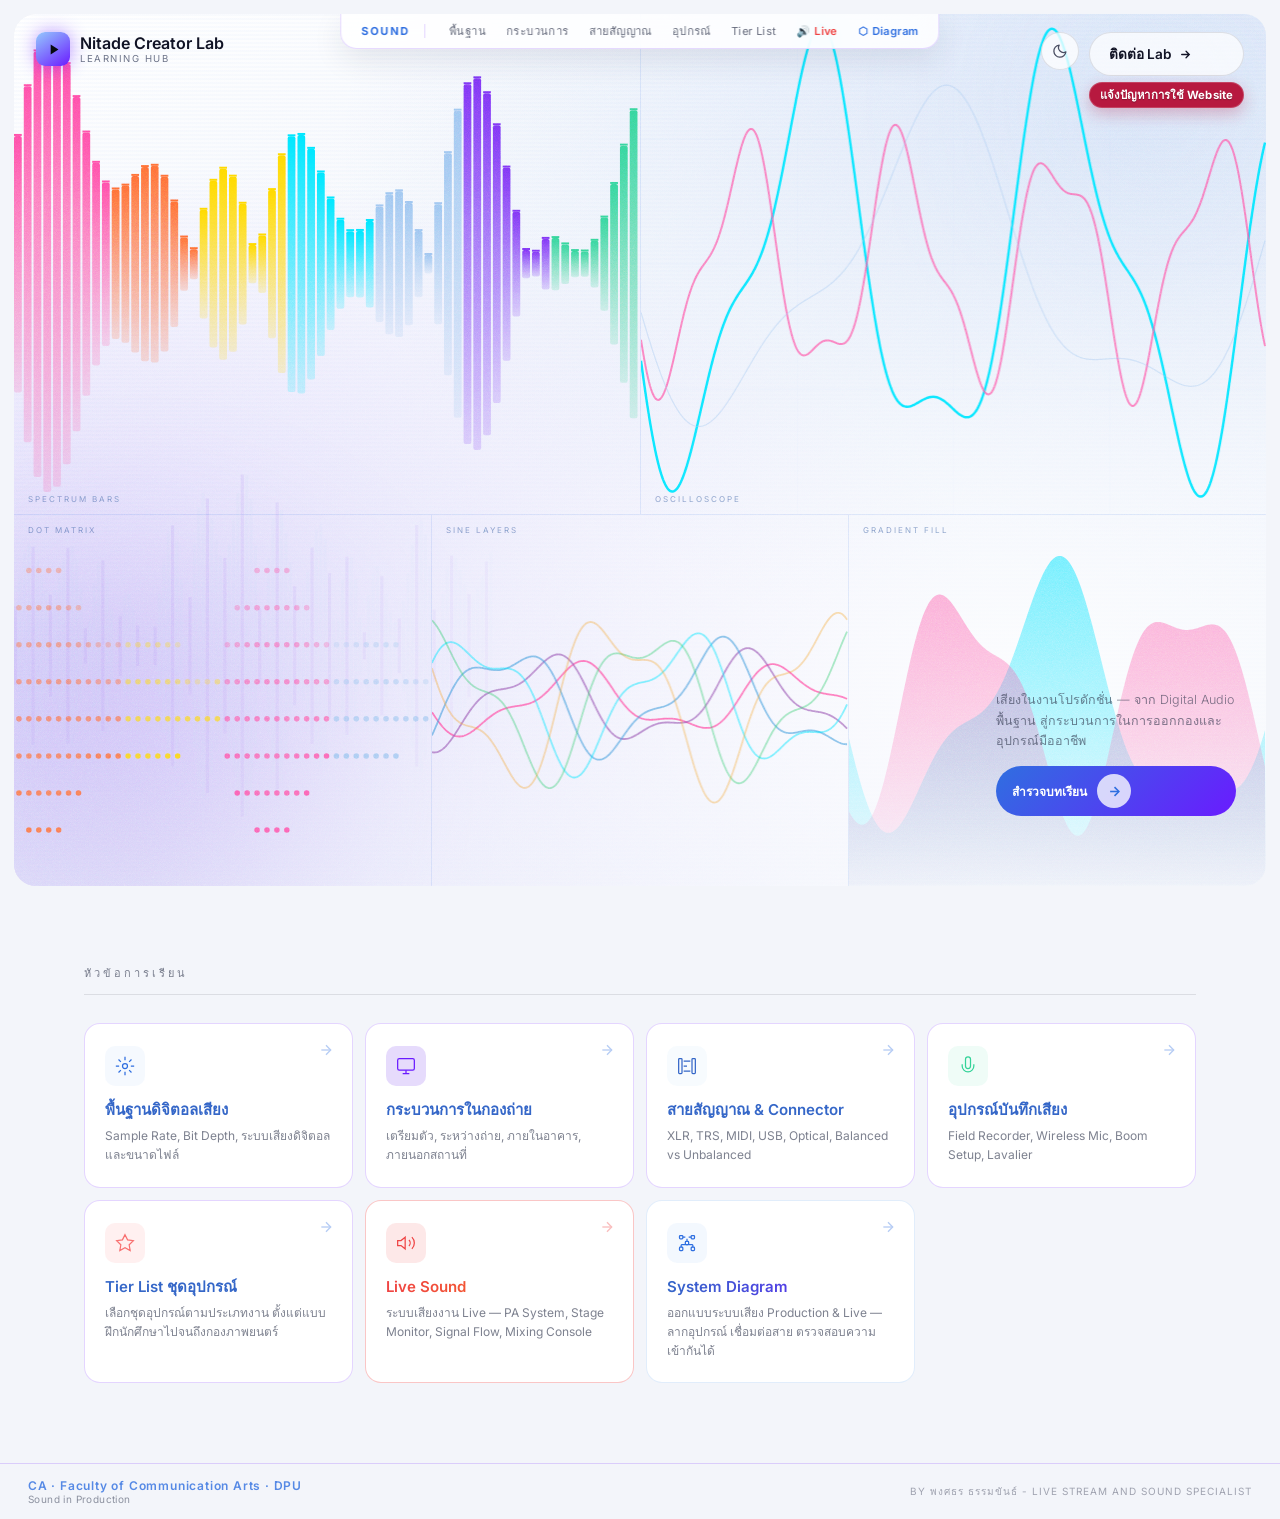
<file: index.html>
<!DOCTYPE html>
<html lang="th">
<head>
<meta charset="UTF-8">
<meta name="viewport" content="width=device-width,initial-scale=1,viewport-fit=cover">
<title>Sound in Production · DPU CA</title>
<script>
(function(){
  try{
    var stored=localStorage.getItem('nitade-theme');
    var prefersLight=window.matchMedia&&window.matchMedia('(prefers-color-scheme: light)').matches;
    var theme=stored||(prefersLight?'light':'dark');
    if(theme==='light') document.documentElement.setAttribute('data-theme','light');
  }catch(e){}
})();
</script>
<link href="assets/fonts/inter.css" rel="stylesheet">
<style>
*{box-sizing:border-box;margin:0;padding:0;font-family:'Inter',-apple-system,sans-serif}
:root{
  --sky:#9BC4F0;--sky2:#B8D5F5;--sky3:#D0E8FF;
  --violet:#5B10E8;--violet2:#7B35F5;--violet3:#3D00C4;
  --bg:#04020F;--card1:#080520;--card2:#0D0828;--card3:#110C2E;
  --text:#C8DCFA;--text2:#A8C4EE;--muted:rgba(155,196,240,0.45);
  --border:rgba(91,16,232,0.22);--border2:rgba(155,196,240,0.12);
  color-scheme:dark;
}
html[data-theme="light"]{
  --sky:#2F6FE0;--sky2:#3567C8;--sky3:#214C9A;
  --violet:#6A1BFF;--violet2:#6A1BFF;--violet3:#5310C9;
  --bg:#F3F5FA;--card1:#FFFFFF;--card2:#F8FAFE;--card3:#EEF1F7;
  --text:#111325;--text2:#3D435B;--muted:rgba(45,51,75,.62);
  --border:rgba(106,27,255,.18);--border2:rgba(10,10,35,.1);
  color-scheme:light;
}
html{background:transparent;overflow-x:hidden}
body{background:var(--bg);color:var(--text);overflow-x:hidden;
  transition:background .3s ease,color .3s ease}

/* ── TRANSITIONS ── */
.page{display:none;opacity:0;transform:translateY(12px);transition:opacity .35s ease,transform .35s ease}
.page.active{display:block}
.page.show{opacity:1;transform:translateY(0)}
.gsap-ready .page{transition:none}

/* ── NOISE ── */
.noise{position:absolute;inset:0;pointer-events:none;z-index:2;opacity:.4;mix-blend-mode:overlay;
  background-image:url("data:image/svg+xml,%3Csvg xmlns='http://www.w3.org/2000/svg' width='300' height='300'%3E%3Cfilter id='n'%3E%3CfeTurbulence type='fractalNoise' baseFrequency='0.85' numOctaves='3' stitchTiles='stitch'/%3E%3C/filter%3E%3Crect width='300' height='300' filter='url(%23n)'/%3E%3C/svg%3E");
  background-size:200px}

/* ── TOP NAV ── */
.topnav{position:fixed;top:0;left:0;right:0;z-index:100;
  background:rgba(4,2,15,.88);-webkit-backdrop-filter:blur(16px);backdrop-filter:blur(16px);
  border-bottom:1px solid var(--border);padding:0 24px;height:52px;
  display:flex;align-items:center;justify-content:space-between;gap:16px}
.topnav-brand{display:flex;align-items:center;gap:10px;cursor:pointer;flex-shrink:0}
.topnav-brand svg{width:22px;height:22px;opacity:.8}
.brand-text{font-size:11px;font-weight:600;color:var(--sky);letter-spacing:2px}
.brand-sub{font-size:9px;color:var(--muted);letter-spacing:1px}
.topnav-links{display:flex;gap:4px;align-items:center;flex-wrap:nowrap;min-width:0;
  overflow-x:auto;scrollbar-width:none}
.topnav-links::-webkit-scrollbar{display:none}
.topnav-alpha{position:absolute;left:50%;bottom:-28px;transform:translateX(-50%);
  display:inline-flex;align-items:center;gap:10px;padding:8px 20px;
  background:rgba(239,68,68,.12);-webkit-backdrop-filter:blur(12px);backdrop-filter:blur(12px);
  border:1px solid rgba(239,68,68,.35);border-top:none;
  border-radius:0 0 16px 16px;
  font-size:10px;color:rgba(239,68,68,.85);letter-spacing:.45px;
  font-weight:600;white-space:nowrap;pointer-events:none}
.topnav-alpha::before{content:'';width:6px;height:6px;border-radius:50%;
  background:#EF4444;box-shadow:0 0 12px rgba(239,68,68,.65);flex-shrink:0;
  animation:alphaBlink 1.4s ease-in-out infinite}
@keyframes alphaBlink{0%,100%{opacity:1}50%{opacity:.25}}
.nav-link{padding:6px 12px;border-radius:8px;font-size:11px;color:var(--muted);
  cursor:pointer;transition:all .2s;letter-spacing:.3px;border:1px solid transparent;white-space:nowrap}
.nav-link:hover{color:var(--sky);background:rgba(155,196,240,.06);border-color:var(--border2)}
.nav-link.active-nav{color:var(--sky);background:rgba(91,16,232,.18);border-color:var(--border)}

/* ── BREADCRUMB ── */
.breadcrumb{display:flex;align-items:center;gap:6px;padding:88px 24px 0;font-size:11px;color:var(--muted)}
.breadcrumb span{cursor:pointer;transition:color .2s}
.breadcrumb span:hover{color:var(--sky)}
.breadcrumb .sep{opacity:.3;cursor:default}
.breadcrumb .current{color:var(--sky2);cursor:default}

/* ── GLOW BLOBS ── */
.blob{position:absolute;border-radius:50%;filter:blur(90px);pointer-events:none}

/* ══════════════════════════════════
   HOME PAGE
══════════════════════════════════ */
#page-home{min-height:100vh;min-height:100dvh}
.home-hero{position:relative;height:100vh;height:100dvh;padding:14px;overflow:hidden}
.home-hero-inner{position:relative;height:100%;border-radius:22px;overflow:hidden;background:var(--bg)}
.hero-header-actions{position:absolute;top:18px;right:22px;z-index:12;display:flex;
  align-items:flex-start;gap:10px}
.hero-contact-stack{display:flex;flex-direction:column;align-items:stretch;gap:6px}
.hero-contact-trigger{position:static;display:inline-flex;
  align-items:center;gap:8px;padding:10px 19px;border:1px solid rgba(255,255,255,.07);
  border-radius:999px;background:transparent;color:#fff;font-size:.85rem;font-weight:600;
  cursor:pointer;transition:transform .25s ease,border-color .25s ease,box-shadow .25s ease}
.hero-contact-trigger:hover{transform:translateY(-1px);border-color:#6a1bff;
  box-shadow:0 0 16px rgba(106,27,255,.25)}
.hero-contact-trigger svg{width:13px;height:13px;transition:transform .25s ease}
.hero-contact-trigger:hover svg{transform:translateX(3px)}
.hero-issue-trigger{border:1px solid rgba(255,255,255,.18);border-radius:999px;
  background:#B7193F;color:#fff;padding:5px 10px;font-size:.71rem;font-weight:700;
  line-height:1.25;letter-spacing:.01em;text-shadow:0 1px 1px rgba(0,0,0,.28);
  white-space:nowrap;text-align:center;cursor:pointer;box-shadow:0 6px 16px rgba(183,25,63,.28);
  transition:transform .2s ease,background .2s ease,border-color .2s ease,box-shadow .2s ease}
.hero-issue-trigger:hover{transform:translateY(-1px);background:#C51F43;
  border-color:rgba(255,255,255,.3);box-shadow:0 8px 20px rgba(197,31,67,.38)}
.theme-toggle{width:38px;height:38px;border-radius:50%;flex:0 0 auto;display:flex;
  align-items:center;justify-content:center;border:1px solid var(--border2);
  background:rgba(155,196,240,.04);color:var(--muted);cursor:pointer;
  transition:border-color .2s ease,color .2s ease,background .2s ease,box-shadow .2s ease}
.theme-toggle:hover{border-color:var(--violet2);color:var(--text);box-shadow:0 0 16px rgba(106,27,255,.2)}
.theme-toggle svg{width:17px;height:17px}
.theme-toggle .icon-moon{display:none}
html[data-theme="light"] .theme-toggle .icon-sun{display:none}
html[data-theme="light"] .theme-toggle .icon-moon{display:block}
.hero-header-actions .theme-toggle{border-color:rgba(255,255,255,.12);
  background:rgba(4,2,15,.38);color:rgba(255,255,255,.72)}
.hero-header-actions .theme-toggle:hover{border-color:#6A1BFF;color:#fff}
.hero-contact-trigger:focus-visible,.hero-issue-trigger:focus-visible,.theme-toggle:focus-visible,.lab-contact-close:focus-visible,.lab-social-btn:focus-visible{
  outline:2px solid #6a1bff;outline-offset:3px}
.lab-contact-open{overflow:hidden}
.lab-contact-overlay{position:fixed;inset:0;z-index:10000;display:flex;align-items:center;
  justify-content:center;padding:20px;background:rgba(5,4,10,.72);-webkit-backdrop-filter:blur(6px);
  backdrop-filter:blur(6px);opacity:0;visibility:hidden;pointer-events:none;
  transition:opacity .25s ease,visibility .25s ease;overscroll-behavior:contain}
.lab-contact-overlay.open{opacity:1;visibility:visible;pointer-events:auto}
.lab-contact-panel{position:relative;width:100%;max-width:380px;padding:36px 30px 32px;
  border:1px solid rgba(255,255,255,.07);border-radius:22px;text-align:center;
  background:linear-gradient(180deg,#0e0c1b,#070610);box-shadow:0 30px 80px rgba(0,0,0,.5);
  transform:translateY(14px) scale(.97);transition:transform .25s ease}
.lab-contact-overlay.open .lab-contact-panel{transform:translateY(0) scale(1)}
.gsap-ready .lab-contact-overlay,.gsap-ready .lab-contact-panel{transition:none}
.lab-contact-close{position:absolute;top:16px;right:16px;width:32px;height:32px;
  display:flex;align-items:center;justify-content:center;border:1px solid rgba(255,255,255,.07);
  border-radius:50%;background:rgba(255,255,255,.02);color:#a6acc6;cursor:pointer;
  transition:border-color .2s ease,color .2s ease}
.lab-contact-close:hover{border-color:#6a1bff;color:#fff}
.lab-contact-close svg{width:14px;height:14px}
.lab-contact-eyebrow{display:inline-flex;align-items:center;padding:7px 14px;border:1px solid rgba(255,255,255,.07);
  border-radius:999px;background:rgba(255,255,255,.02);color:#a6acc6;font-size:.68rem;
  letter-spacing:.16em;text-transform:uppercase}
.lab-contact-head h3{margin-top:14px;color:#fff;font-size:1.35rem;font-weight:600}
.lab-contact-head p{margin-top:10px;color:#a6acc6;font-size:.86rem;line-height:1.6}
.lab-contact-socials{display:flex;flex-wrap:wrap;justify-content:center;gap:14px;margin-top:28px}
.lab-contact-overlay.issue-mode .lab-contact-socials{max-width:184px;margin-left:auto;margin-right:auto}
.lab-social-btn{width:52px;height:52px;display:flex;align-items:center;justify-content:center;
  border:1px solid rgba(255,255,255,.14);border-radius:16px;background:rgba(255,255,255,.94);
  color:#6a1bff;overflow:hidden;transition:transform .2s ease,border-color .2s ease,opacity .2s ease}
.lab-social-btn svg{width:21px;height:21px;stroke:currentColor}
.lab-social-btn img{width:32px;height:32px;display:block;object-fit:contain;
  pointer-events:none;user-select:none}
.lab-social-btn:hover{transform:translateY(-3px);border-color:rgba(106,27,255,.4)}
.lab-social-btn.is-pending{opacity:.38;cursor:not-allowed}
.lab-social-btn.is-pending:hover{transform:none;border-color:rgba(255,255,255,.07)}
.lab-contact-note{margin-top:22px;color:#65697f;font-size:.6rem;letter-spacing:.08em}
.hero-learning-brand{position:absolute;top:18px;left:22px;z-index:12;display:flex;align-items:center;
  gap:10px;color:#fff;pointer-events:auto;text-decoration:none;cursor:pointer}
.hero-learning-icon{width:34px;height:34px;border-radius:9px;display:flex;align-items:center;
  justify-content:center;flex:0 0 auto;background:linear-gradient(145deg,#94c9fd,#6a1bff);
  box-shadow:0 0 18px rgba(106,27,255,.45);transition:transform .2s ease,box-shadow .2s ease}
.hero-learning-icon svg{width:17px;height:17px;display:block}
.hero-learning-copy{display:flex;flex-direction:column;justify-content:center;height:34px;gap:3px;min-width:0}
.hero-learning-title{font-family:'Inter',sans-serif;font-weight:600;font-size:1rem;line-height:1;
  color:#fff;white-space:nowrap;transition:color .2s ease}
.hero-learning-sub{margin-top:0;font-family:'Inter',sans-serif;font-size:.6rem;line-height:1;
  letter-spacing:.16em;color:#65697f;text-transform:uppercase;white-space:nowrap}
.hero-learning-brand:hover .hero-learning-icon{
  transform:translateY(-1px) scale(1.04);box-shadow:0 0 24px rgba(106,27,255,.62)}
.hero-learning-brand:hover .hero-learning-title{color:#B8D5F5}
.hero-learning-brand:focus-visible{outline:2px solid #6a1bff;outline-offset:5px;border-radius:9px}
.hero-bg-grad{position:absolute;inset:0;
  background:radial-gradient(ellipse at 12% 80%,rgba(91,16,232,.6) 0%,transparent 55%),
  radial-gradient(ellipse at 88% 15%,rgba(155,196,240,.15) 0%,transparent 50%),
  linear-gradient(160deg,#04020F 0%,#090425 50%,#04020F 100%)}
.scanline{position:absolute;inset:0;pointer-events:none;z-index:1;overflow:hidden}
.scanline::before{content:'';position:absolute;inset:0;
  background:repeating-linear-gradient(0deg,transparent,transparent 2px,rgba(155,196,240,.01) 2px,rgba(155,196,240,.01) 4px);
  animation:scan 12s linear infinite}
@keyframes scan{to{transform:translateY(40px)}}
/* ── HERO WAVE CANVASES ── */
#heroWave{position:absolute;bottom:0;left:0;right:0;height:55%;pointer-events:none;z-index:1;opacity:.18}

/* ── 5-PANEL WAVE OVERLAY ── */
#waveOverlay{
  position:absolute;inset:0;
  display:flex;flex-direction:column;
  pointer-events:none;z-index:2;
  background:
    radial-gradient(ellipse at 78% 78%, rgba(4,2,15,.88) 0%, rgba(4,2,15,.4) 55%, transparent 80%),
    linear-gradient(180deg,rgba(4,2,15,.08) 0%,rgba(4,2,15,.18) 50%,rgba(4,2,15,.6) 100%);
}
.wo-row{display:flex;flex:1;min-height:0}
.wo-top{flex:1.35}
.wo-bot{flex:1;border-top:1px solid rgba(155,196,240,.06)}
.wo-cell{flex:1;position:relative;border-right:1px solid rgba(155,196,240,.06);overflow:hidden}
.wo-cell:last-child{border-right:none}
.wo-cell canvas{position:absolute;inset:0;width:100%;height:100%}
.wo-lbl{position:absolute;top:10px;left:14px;font-size:8px;letter-spacing:2px;
  text-transform:uppercase;color:rgba(155,196,240,.32);z-index:4;font-family:'Inter',sans-serif}
.wo-lbl-bottom{top:auto;bottom:10px}


/* navbar inside hero */
.hero-nav{position:absolute;top:0;left:50%;transform:translateX(-50%);z-index:12;
  max-width:calc(100vw - 28px);overflow-x:auto;overflow-y:hidden;
  -webkit-overflow-scrolling:touch;scrollbar-width:none;
  background:rgba(4,2,15,.85);-webkit-backdrop-filter:blur(12px);backdrop-filter:blur(12px);
  border:1px solid rgba(91,16,232,.2);border-top:none;
  border-radius:0 0 16px 16px;padding:8px 20px;
  display:flex;gap:20px;align-items:center;white-space:nowrap}
.hero-nav::-webkit-scrollbar{display:none}
.hero-nav-brand{font-size:11px;font-weight:700;color:var(--sky);letter-spacing:2px;
  padding-right:14px;border-right:1px solid rgba(91,16,232,.3);margin-right:4px}
.hero-nav a{font-size:11px;color:rgba(155,196,240,.6);cursor:pointer;
  text-decoration:none;letter-spacing:.4px;transition:color .2s}
.hero-nav a:hover{color:var(--sky)}

/* hero content */
.hero-cnt{position:absolute;bottom:clamp(18px,4vh,52px);left:0;right:0;padding:28px 30px;z-index:10;
  display:flex;justify-content:flex-end;align-items:flex-end}
.hero-right{max-width:240px;padding-bottom:6px;display:flex;flex-direction:column;gap:14px}
.hero-desc{font-size:12.5px;color:var(--muted);line-height:1.65;font-weight:300;
  opacity:1;transform:translateY(0);animation:fadeup .9s cubic-bezier(.16,1,.3,1) .5s both}
.hero-cta{display:inline-flex;align-items:center;gap:10px;
  background:linear-gradient(135deg,var(--sky) 0%,var(--violet2) 100%);
  border-radius:999px;padding:8px 8px 8px 16px;cursor:pointer;border:none;
  font-weight:600;font-size:12px;color:#fff;font-family:'Inter',sans-serif;
  opacity:1;transform:translateY(0);animation:fadeup .9s cubic-bezier(.16,1,.3,1) .7s both;
  transition:gap .2s,box-shadow .3s}
.hero-cta:hover{gap:16px;box-shadow:0 0 32px rgba(91,16,232,.5)}
.cta-circle{width:34px;height:34px;background:rgba(4,2,15,.7);border-radius:50%;
  display:flex;align-items:center;justify-content:center;transition:transform .2s}
.hero-cta:hover .cta-circle{transform:scale(1.12)}
.gsap-ready .hero-desc,.gsap-ready .hero-cta{animation:none}

/* HOME: section cards */
.home-sections{padding:64px 24px 80px;max-width:1160px;margin:0 auto}
.home-sec-title{font-size:11px;letter-spacing:3px;text-transform:uppercase;
  color:var(--muted);margin-bottom:28px;padding-bottom:12px;
  border-bottom:1px solid var(--border2)}
.sec-grid{display:grid;grid-template-columns:1fr;gap:12px}
@media(min-width:540px){.sec-grid{grid-template-columns:1fr 1fr}}
@media(min-width:900px){.sec-grid{grid-template-columns:repeat(4,1fr)}}
.sec-card{background:var(--card1);border:1px solid var(--border);border-radius:16px;
  padding:22px 20px;cursor:pointer;transition:all .25s;position:relative;overflow:hidden}
.sec-card::before{content:'';position:absolute;top:-40px;right:-40px;
  width:120px;height:120px;border-radius:50%;opacity:0;transition:opacity .3s;
  background:radial-gradient(circle,rgba(91,16,232,.25) 0%,transparent 70%)}
.sec-card:hover{border-color:rgba(91,16,232,.5);transform:translateY(-2px);
  box-shadow:0 8px 32px rgba(91,16,232,.15)}
.sec-card:hover::before{opacity:1}
.sec-icon{width:40px;height:40px;border-radius:10px;display:flex;align-items:center;
  justify-content:center;margin-bottom:14px}
.sec-card-title{font-size:15px;font-weight:600;color:var(--sky2);margin-bottom:6px;line-height:1.35}
.sec-card-desc{font-size:12px;color:var(--muted);line-height:1.6}
.sec-card-count{position:absolute;bottom:16px;right:16px;font-size:10px;
  letter-spacing:1px;color:rgba(155,196,240,.3);text-transform:uppercase}
.sec-card-arrow{position:absolute;bottom:18px;right:18px;opacity:.4;transition:opacity .2s,transform .2s}
.sec-card:hover .sec-card-arrow{opacity:.9;transform:translate(2px,-2px)}

@keyframes fadeup{from{transform:translateY(20px);opacity:0}to{transform:translateY(0);opacity:1}}

@media(max-height:560px) and (min-width:641px){
  .hero-cnt{bottom:20px;padding:22px 24px}
  .hero-right{max-width:260px}
}

/* ══════════════════════════════════
   INNER PAGES (shared)
══════════════════════════════════ */
.inner-page{padding:92px 24px 42px;max-width:1100px;margin:0 auto}
.page-header{margin-bottom:40px}
.page-eyebrow{font-size:10px;letter-spacing:3px;text-transform:uppercase;
  color:var(--sky);opacity:.7;margin-bottom:10px}
.page-h1{font-size:clamp(30px,5vw,60px);font-weight:500;line-height:1.18;
  background:linear-gradient(135deg,var(--sky2) 0%,var(--sky) 45%,var(--violet2) 100%);
  -webkit-background-clip:text;-webkit-text-fill-color:transparent;background-clip:text;
  margin-bottom:14px;padding:.08em 0 .04em}
.page-h1 em{font-family:'Inter',-apple-system,sans-serif;font-style:inherit;line-height:inherit}
.page-desc{font-size:14px;color:var(--muted);line-height:1.7;max-width:560px;font-weight:300}

/* sub-topic grid */
.topic-grid{display:grid;grid-template-columns:1fr;gap:10px;margin-bottom:40px}
@media(min-width:540px){.topic-grid{grid-template-columns:1fr 1fr}}
@media(min-width:800px){.topic-grid{grid-template-columns:repeat(3,1fr)}}
.topic-card{background:var(--card2);border:1px solid var(--border);border-radius:14px;
  padding:20px;cursor:pointer;transition:all .25s;position:relative}
.topic-card:hover{border-color:rgba(91,16,232,.5);transform:translateY(-2px);
  box-shadow:0 6px 24px rgba(91,16,232,.12)}
.topic-num{font-size:9px;letter-spacing:2px;color:rgba(155,196,240,.3);
  text-transform:uppercase;margin-bottom:10px}
.topic-icon{width:36px;height:36px;border-radius:8px;display:flex;align-items:center;
  justify-content:center;margin-bottom:12px}
.topic-title{font-size:14px;font-weight:600;color:var(--sky2);margin-bottom:6px;line-height:1.35}
.topic-desc{font-size:11.5px;color:var(--muted);line-height:1.55}
.topic-arrow{position:absolute;top:18px;right:18px;opacity:.35;transition:all .2s}
.topic-card:hover .topic-arrow{opacity:.8;transform:translate(2px,-2px)}

/* content body */
.content-body{background:var(--card1);border:1px solid var(--border);border-radius:18px;padding:36px}
.content-section{margin-bottom:32px;padding-bottom:32px;border-bottom:1px solid var(--border2)}
.content-section:last-child{margin-bottom:0;padding-bottom:0;border-bottom:none}
.content-section h3{font-size:18px;font-weight:600;color:var(--sky2);margin-bottom:12px;line-height:1.35}
.content-section p{font-size:13.5px;color:var(--text2);line-height:1.8;font-weight:300;margin-bottom:10px}
.content-section p:last-child{margin-bottom:0}

/* info table */
.info-table{width:100%;border-collapse:collapse;font-size:12.5px;margin:16px 0}
.info-table th{background:rgba(91,16,232,.25);color:var(--sky2);
  padding:10px 14px;text-align:left;font-weight:600;letter-spacing:.3px}
.info-table th:first-child{border-radius:8px 0 0 0}
.info-table th:last-child{border-radius:0 8px 0 0}
.info-table td{padding:10px 14px;border-bottom:1px solid var(--border2);color:var(--text2)}
.info-table tr:hover td{background:rgba(155,196,240,.04)}
.info-table .highlight td{background:rgba(91,16,232,.1);color:var(--sky)}

/* tag pills */
.tags{display:flex;flex-wrap:wrap;gap:6px;margin:12px 0}
.tag{display:inline-flex;align-items:center;padding:4px 10px;border-radius:20px;
  font-size:10px;font-weight:600;letter-spacing:.8px;text-transform:uppercase}
.tag-sky{background:rgba(155,196,240,.12);color:var(--sky);border:1px solid rgba(155,196,240,.2)}
.tag-violet{background:rgba(91,16,232,.15);color:var(--violet2);border:1px solid rgba(91,16,232,.25)}
.tag-green{background:rgba(52,211,153,.1);color:#34D399;border:1px solid rgba(52,211,153,.2)}

/* checklist */
.checklist{display:flex;flex-direction:column;gap:10px;margin:14px 0}
.check-item{display:flex;align-items:flex-start;gap:10px}
.check-item svg{flex-shrink:0;width:14px;height:14px;color:var(--sky);margin-top:2px}
.check-item span{font-size:13px;color:var(--text2);line-height:1.5}
.check-item .check-note{font-size:11px;color:var(--muted);margin-top:2px}

/* gear card */
.gear-card{background:var(--card2);border:1px solid var(--border);border-radius:12px;
  padding:20px;margin-bottom:10px}
.gear-header{display:flex;align-items:flex-start;justify-content:space-between;gap:12px;margin-bottom:12px}
.gear-name{font-size:16px;font-weight:600;color:var(--sky2);line-height:1.35}
.gear-badge{font-size:9px;letter-spacing:1px;text-transform:uppercase;
  padding:3px 9px;border-radius:12px;font-weight:600;flex-shrink:0;margin-top:3px}
.gear-specs{display:flex;flex-wrap:wrap;gap:6px;margin-bottom:10px}
.spec{background:rgba(155,196,240,.08);border:1px solid rgba(155,196,240,.15);
  padding:3px 9px;border-radius:14px;font-size:11px;color:var(--sky);font-weight:500}
.gear-note{font-size:12px;color:var(--muted);line-height:1.6}
.gear-actions{display:flex;align-items:center;gap:8px;margin-top:14px}
.youtube-btn{display:inline-flex;align-items:center;justify-content:center;gap:8px;
  min-height:34px;padding:7px 13px;border-radius:8px;border:1px solid rgba(239,68,68,.35);
  background:rgba(239,68,68,.12);color:#FCA5A5;font-family:Inter,sans-serif;
  font-size:11px;font-weight:700;letter-spacing:.45px;cursor:pointer;white-space:nowrap;
  transition:background .18s ease,border-color .18s ease,color .18s ease,box-shadow .18s ease,transform .18s ease}
.youtube-btn:hover{background:rgba(239,68,68,.22);border-color:rgba(239,68,68,.58);
  color:#fff;box-shadow:0 12px 26px rgba(239,68,68,.18);transform:translateY(-1px)}
.youtube-btn:focus-visible{outline:2px solid rgba(252,165,165,.8);outline-offset:2px}
.youtube-icon{width:16px;height:16px;border-radius:5px;background:#EF4444;color:#fff;
  display:inline-flex;align-items:center;justify-content:center;font-size:8px;line-height:1;
  padding-left:1px;box-shadow:0 0 12px rgba(239,68,68,.32)}
.gear-toast{position:fixed;left:50%;bottom:24px;z-index:140;max-width:min(420px,calc(100vw - 32px));
  transform:translate(-50%,18px);opacity:0;pointer-events:none;padding:10px 14px;border-radius:10px;
  border:1px solid rgba(155,196,240,.28);background:rgba(10,6,32,.94);color:var(--sky2);
  box-shadow:0 18px 42px rgba(4,2,15,.34);font-size:12px;font-weight:600;text-align:center;
  transition:opacity .18s ease,transform .18s ease}
.gear-toast.show{opacity:1;transform:translate(-50%,0)}
.recorder-card{display:grid;grid-template-columns:minmax(260px,340px) 1fr;gap:20px;align-items:center;
  padding:18px;margin-bottom:14px}
.recorder-visual{position:relative;min-height:150px;display:flex;align-items:center;justify-content:center;
  overflow:hidden;background:linear-gradient(145deg,rgba(255,255,255,.96),rgba(210,229,255,.88));
  border:1px solid rgba(155,196,240,.28);border-radius:12px}
.recorder-visual::before{content:'';position:absolute;inset:18px 6px 2px;border-radius:50%;
  background:radial-gradient(ellipse,rgba(4,2,15,.16),transparent 68%);filter:blur(10px)}
.recorder-photo{position:relative;width:100%;height:150px;object-fit:contain;display:block;padding:12px;
  filter:drop-shadow(0 18px 18px rgba(0,0,0,.28))}
.recorder-info{min-width:0}
.recorder-card-3d{
  --rx:0deg;--ry:0deg;--mx:50%;--my:50%;
  position:relative;isolation:isolate;overflow:hidden;transform-style:preserve-3d;
  cursor:default;will-change:auto;
  transition:transform .18s ease,border-color .18s ease,box-shadow .18s ease,background .18s ease}
.recorder-card-3d::before{
  content:'';position:absolute;inset:0;z-index:0;pointer-events:none;border-radius:inherit;
  background:
    radial-gradient(circle at var(--mx) var(--my),rgba(255,255,255,.13),transparent 24%),
    linear-gradient(115deg,transparent 8%,rgba(155,196,240,.12) 38%,transparent 68%);
  opacity:.42;mix-blend-mode:screen;transition:opacity .18s ease}
.recorder-card-3d::after{
  content:'';position:absolute;inset:0;z-index:0;pointer-events:none;border-radius:inherit;
  background:linear-gradient(145deg,rgba(255,255,255,.08),transparent 38%,rgba(4,2,15,.22));
  opacity:.34;transition:opacity .18s ease}
.recorder-card-3d .recorder-visual,.recorder-card-3d .recorder-info{position:relative;z-index:1}
.recorder-card-3d .recorder-visual{
  --vrx:0deg;--vry:0deg;--vmx:50%;--vmy:50%;
  isolation:isolate;transform-style:preserve-3d;transform-origin:center;cursor:default;
  background:
    radial-gradient(circle at var(--vmx) var(--vmy),rgba(255,255,255,.72) 0%,rgba(222,238,255,.88) 24%,transparent 46%),
    linear-gradient(128deg,rgba(255,255,255,.48) 0%,transparent 36%),
    linear-gradient(145deg,rgba(219,236,255,.96),rgba(172,200,233,.9) 55%,rgba(135,166,204,.82));
  box-shadow:
    inset 0 1px 0 rgba(255,255,255,.9),
    inset 18px 18px 38px rgba(255,255,255,.26),
    inset -20px -24px 46px rgba(35,74,120,.22),
    0 18px 44px rgba(4,2,15,.18);
  transition:transform .18s ease,border-color .18s ease,box-shadow .18s ease}
.recorder-card-3d .recorder-visual::before{
  inset:auto 8% 7px;height:48px;border-radius:50%;opacity:.28;
  transform:translateZ(-20px) rotateX(68deg);
  background:radial-gradient(ellipse,rgba(4,2,15,.34),rgba(4,2,15,.12) 42%,transparent 72%);
  filter:blur(12px);transition:transform .18s ease,opacity .18s ease}
.recorder-card-3d .recorder-visual::after{
  content:'';position:absolute;inset:0;z-index:2;pointer-events:none;border-radius:inherit;
  background:
    radial-gradient(circle at var(--vmx) var(--vmy),rgba(255,255,255,.68),transparent 26%),
    linear-gradient(115deg,transparent 12%,rgba(255,255,255,.28) 36%,rgba(155,196,240,.18) 48%,transparent 70%),
    linear-gradient(180deg,rgba(255,255,255,.18),transparent 38%,rgba(4,2,15,.08));
  opacity:0;mix-blend-mode:screen;transform:translateZ(34px);transition:opacity .18s ease}
.recorder-card-3d .recorder-photo{
  z-index:3;transform:translateZ(26px) scale(1.04);
  filter:drop-shadow(0 26px 24px rgba(0,0,0,.34));
  transition:transform .18s ease,filter .18s ease}
.recorder-card-3d.is-tilting{
  transform:perspective(980px) rotateX(calc(var(--rx) * .45)) rotateY(calc(var(--ry) * .45)) translateY(-4px);
  will-change:transform;
  border-color:rgba(155,196,240,.4);
  background:linear-gradient(145deg,rgba(15,11,45,.98),rgba(9,5,32,.98));
  box-shadow:0 24px 64px rgba(4,2,15,.32),0 0 34px rgba(155,196,240,.1)}
.recorder-card-3d.is-tilting::before{opacity:.78}
.recorder-card-3d.is-tilting::after{opacity:.5}
.recorder-card-3d.is-visual-tilting .recorder-visual{
  transform:rotateX(var(--vrx)) rotateY(var(--vry)) translateY(-4px) scale(1.015);
  border-color:rgba(155,196,240,.46);
  box-shadow:
    inset 0 1px 0 rgba(255,255,255,.94),
    inset 18px 18px 42px rgba(255,255,255,.3),
    inset -24px -28px 56px rgba(35,74,120,.28),
    0 28px 62px rgba(4,2,15,.32),
    0 0 38px rgba(155,196,240,.2)}
.recorder-card-3d.is-visual-tilting .recorder-visual::before{
  opacity:.95;transform:translateZ(-24px) rotateX(68deg) scale(1.08)}
.recorder-card-3d.is-visual-tilting .recorder-visual::after{opacity:.78}
.recorder-card-3d.is-visual-tilting .recorder-photo{
  transform:translateZ(44px) scale(1.08);
  filter:drop-shadow(0 32px 28px rgba(0,0,0,.38))}
.gsap-ready .recorder-card-3d{
  transition:border-color .18s ease,box-shadow .18s ease,background .18s ease}
.gsap-ready .recorder-card-3d .recorder-visual{
  transition:border-color .18s ease,box-shadow .18s ease}
.gsap-ready .recorder-card-3d .recorder-photo{transition:filter .18s ease}
@media(prefers-reduced-motion:reduce){
  .recorder-card-3d,.recorder-card-3d .recorder-visual,.recorder-card-3d .recorder-photo{transition:none;transform:none}
  *,*::before,*::after{
    scroll-behavior:auto!important;animation-duration:.01ms!important;
    animation-iteration-count:1!important;transition-duration:.01ms!important}
}

/* equipment set tier guide */
.tier-intro{display:flex;align-items:flex-start;justify-content:space-between;gap:20px;
  padding:16px 18px;margin-bottom:14px;border:1px solid rgba(155,196,240,.16);
  border-radius:8px;background:rgba(155,196,240,.045)}
.tier-intro strong{display:block;color:var(--sky2);font-size:13px;line-height:1.5;margin-bottom:3px}
.tier-intro p{margin:0;color:var(--muted);font-size:11.5px;line-height:1.65;max-width:760px}
.tier-source{flex-shrink:0;padding:4px 9px;border-radius:5px;background:rgba(52,211,153,.09);
  border:1px solid rgba(52,211,153,.2);color:#6EE7B7;font-size:9px;font-weight:700;letter-spacing:.6px;
  text-decoration:none;transition:border-color .2s ease,background .2s ease,color .2s ease}
.tier-source:hover{border-color:rgba(52,211,153,.5);background:rgba(52,211,153,.15);color:#A7F3D0}
.tier-source:focus-visible{outline:2px solid #34D399;outline-offset:3px}
.tier-set{display:grid;grid-template-columns:116px minmax(0,1fr);margin-bottom:10px;
  border:1px solid rgba(155,196,240,.14);border-radius:8px;overflow:hidden;background:rgba(4,2,15,.42)}
.tier-rank{display:flex;flex-direction:column;align-items:center;justify-content:center;min-height:100%;
  padding:20px 12px;color:#fff;text-align:center;border-right:1px solid rgba(255,255,255,.1)}
.tier-rank span{font-size:9px;font-weight:700;letter-spacing:1.8px;text-transform:uppercase;opacity:.72}
.tier-rank strong{font-size:42px;line-height:1;font-weight:800;margin:5px 0 7px}
.tier-rank small{font-size:8px;line-height:1.4;letter-spacing:1px;text-transform:uppercase;opacity:.76}
.tier-s .tier-rank{background:linear-gradient(160deg,#2B54B8,#5B10E8)}
.tier-a .tier-rank{background:linear-gradient(160deg,#087E72,#1D9B68)}
.tier-b .tier-rank{background:linear-gradient(160deg,#175B9D,#2677B8)}
.tier-c .tier-rank{background:linear-gradient(160deg,#7B4A05,#B16A08)}
.tier-d .tier-rank{background:linear-gradient(160deg,#6B3547,#91445D)}
.tier-set-main{padding:16px 18px}
.tier-set-head{display:flex;align-items:flex-start;justify-content:space-between;gap:14px;margin-bottom:10px}
.tier-set-title{margin:0;color:var(--sky2);font-size:16px;font-weight:700;line-height:1.45}
.tier-set-desc{margin:2px 0 0;color:var(--muted);font-size:11px;line-height:1.55}
.tier-use-tag{flex-shrink:0;padding:4px 8px;border-radius:5px;background:rgba(155,196,240,.07);
  border:1px solid rgba(155,196,240,.14);color:var(--sky);font-size:9px;font-weight:700;line-height:1.3}
.tier-role-list{border-top:1px solid rgba(155,196,240,.1);border-bottom:1px solid rgba(155,196,240,.1)}
.tier-role{display:grid;grid-template-columns:104px minmax(0,1fr);gap:10px;align-items:start;padding:8px 0}
.tier-role+.tier-role{border-top:1px solid rgba(155,196,240,.07)}
.tier-role-label{color:rgba(155,196,240,.58);font-size:9px;font-weight:700;letter-spacing:.7px;
  text-transform:uppercase;line-height:1.55;padding-top:3px}
.tier-items{display:flex;flex-wrap:wrap;gap:5px}
.tier-chip{background:rgba(155,196,240,.07);border:1px solid rgba(155,196,240,.14);
  padding:4px 8px;border-radius:5px;font-size:10.5px;color:var(--text2);font-weight:600;line-height:1.35}
.tier-chip.alt{color:#C4B5FD;border-color:rgba(167,139,250,.22);background:rgba(91,16,232,.09)}
.tier-why{margin:10px 0 0;color:var(--muted);font-size:10.5px;line-height:1.6}
.tier-why strong{color:var(--sky);font-weight:700}
@media(max-width:640px){
  #page-tierlist .content-body{padding:14px!important}
  .tier-intro{flex-direction:column;gap:10px;padding:14px}
  .tier-set{grid-template-columns:72px minmax(0,1fr)}
  .tier-rank{padding:14px 8px}
  .tier-rank strong{font-size:32px}
  .tier-rank small{font-size:7px;letter-spacing:.4px}
  .tier-set-main{padding:14px 12px}
  .tier-set-head{flex-direction:column;gap:7px}
  .tier-use-tag{align-self:flex-start}
  .tier-role{grid-template-columns:1fr;gap:4px;padding:8px 0}
  .tier-role-label{padding-top:0}
}

/* cable row */
.cable-group-title{font-size:12px;font-weight:700;color:var(--sky);letter-spacing:.5px;
  margin:20px 0 10px;padding-left:10px;border-left:2px solid var(--violet2)}
.cable-row{display:flex;align-items:center;gap:10px;padding:10px 14px;
  background:var(--card2);border:1px solid var(--border2);border-radius:8px;margin-bottom:6px}
.cable-name{font-size:13px;font-weight:600;color:var(--sky2);min-width:90px;line-height:1.35}
.cable-desc{font-size:12px;color:var(--muted);flex:1;line-height:1.4}
.cable-badge{font-size:9px;font-weight:700;letter-spacing:1px;text-transform:uppercase;
  padding:2px 8px;border-radius:8px;flex-shrink:0}

/* back button */
.back-btn{display:inline-flex;align-items:center;gap:7px;padding:8px 16px;
  border-radius:10px;background:transparent;border:1px solid var(--border);
  color:var(--muted);font-size:12px;cursor:pointer;transition:all .2s;
  margin-bottom:20px;font-family:'Inter',sans-serif}
.back-btn:hover{border-color:var(--sky);color:var(--sky);background:rgba(155,196,240,.05)}
.back-btn svg{width:14px;height:14px}

/* ── FOOTER ── */
.site-footer{background:var(--bg);border-top:1px solid var(--border);
  padding:14px 28px;display:flex;align-items:center;justify-content:space-between;flex-wrap:wrap;gap:10px}
.ft-left{display:flex;align-items:center;gap:10px}
.ft-name{font-size:12px;font-weight:600;color:var(--sky);opacity:.8;letter-spacing:.8px}
.ft-sub{font-size:10px;color:rgba(155,196,240,.28);letter-spacing:.4px}
.ft-right{font-size:10px;color:rgba(155,196,240,.2);letter-spacing:1px;text-transform:uppercase}

/* ── SAMPLE RATE VISUALIZER ── */
.sr-viz-wrap{background:var(--card1);border:1px solid var(--border);border-radius:16px;
  padding:20px;margin-bottom:4px}
.sr-mode-bar{display:flex;align-items:center;gap:8px;flex-wrap:wrap;margin-bottom:14px}
.sr-mode-label{font-size:10px;letter-spacing:1px;text-transform:uppercase;
  color:var(--muted);white-space:nowrap}
.sr-mode-btn{padding:5px 14px;border-radius:20px;font-size:11px;font-weight:600;
  cursor:pointer;border:1px solid var(--border2);background:transparent;
  color:var(--muted);font-family:'Inter',sans-serif;transition:all .2s}
.sr-mode-btn:hover{border-color:var(--sky);color:var(--sky)}
.sr-mode-btn.active{background:var(--violet);border-color:var(--violet);color:#fff}
.sr-btn-row{display:flex;align-items:center;gap:8px;flex-wrap:wrap;margin-bottom:16px}
.sr-btn{padding:8px 16px;border-radius:10px;font-size:12px;font-weight:600;
  cursor:pointer;border:1px solid var(--border2);background:rgba(155,196,240,.05);
  color:var(--muted);font-family:'Inter',sans-serif;transition:all .2s;
  display:flex;flex-direction:column;align-items:center;gap:2px;line-height:1.2}
.sr-btn-sub{font-size:9px;font-weight:400;opacity:.7}
.sr-btn:hover{border-color:var(--sky);color:var(--sky);background:rgba(155,196,240,.08)}
.sr-btn.active{background:rgba(91,16,232,.25);border-color:var(--violet2);color:var(--sky2)}
/* canvas containers */
.sr-canvas-outer{margin-bottom:14px}
.sr-single-wrap{display:flex;justify-content:center}
.sr-canvas-box{width:100%;max-width:720px;position:relative}
.sr-cv-label{font-size:12px;font-weight:600;color:var(--sky2);margin-bottom:2px}
.sr-cv-sub{font-size:10px;color:var(--muted);margin-bottom:8px}
.sr-canvas{width:100%;height:180px;border-radius:10px;display:block;
  background:#070420;border:1px solid var(--border2)}
/* compare layout */
.sr-compare-wrap{display:flex;align-items:center;gap:8px}
.sr-cmp-panel{flex:1;min-width:0}
.sr-cmp-title{font-size:11px;font-weight:600;color:var(--sky2);
  text-align:center;margin-bottom:6px;line-height:1.4}
.sr-cmp-title span{font-size:9px;font-weight:400;color:var(--muted)}
.sr-cmp-arrow{font-size:18px;color:var(--border);flex-shrink:0;opacity:.5}
/* info strip */
.sr-info-strip{display:flex;align-items:center;background:rgba(155,196,240,.05);
  border:1px solid var(--border2);border-radius:10px;padding:12px 16px;
  gap:0;margin-bottom:12px;flex-wrap:wrap}
.sr-info-item{flex:1;min-width:100px;text-align:center;padding:4px 8px}
.sr-info-val{font-size:15px;font-weight:700;color:var(--sky);line-height:1.2}
.sr-info-key{font-size:9px;color:var(--muted);margin-top:2px;letter-spacing:.3px}
.sr-info-div{width:1px;height:36px;background:var(--border2);flex-shrink:0}
/* legend */
.sr-legend{display:flex;gap:16px;flex-wrap:wrap}
.sr-leg-item{display:flex;align-items:center;gap:6px;font-size:10.5px;color:var(--muted)}
.sr-leg-dot{width:9px;height:9px;border-radius:50%;flex-shrink:0}
.bd-meter-note{font-size:10px;color:var(--muted);line-height:1.5;margin-top:8px}

/* light theme surfaces */
html[data-theme="light"] .topnav{background:rgba(255,255,255,.9);
  border-bottom-color:rgba(10,10,35,.1);box-shadow:0 8px 28px rgba(32,38,64,.08)}
html[data-theme="light"] .nav-link:hover{background:rgba(47,111,224,.07)}
html[data-theme="light"] .nav-link.active-nav{background:rgba(106,27,255,.1)}
html[data-theme="light"] .topic-num{color:rgba(47,111,224,.42)}
html[data-theme="light"] .topic-card:hover{border-color:rgba(106,27,255,.35);
  box-shadow:0 8px 24px rgba(61,70,105,.1)}
html[data-theme="light"] .info-table th{background:rgba(106,27,255,.1)}
html[data-theme="light"] .info-table tr:hover td{background:rgba(47,111,224,.04)}
html[data-theme="light"] .spec{background:rgba(47,111,224,.07);border-color:rgba(47,111,224,.14)}
html[data-theme="light"] .gear-toast{background:rgba(255,255,255,.96);color:var(--sky2);
  border-color:rgba(47,111,224,.22);box-shadow:0 18px 42px rgba(32,38,64,.16)}
html[data-theme="light"] .recorder-card-3d.is-tilting{background:linear-gradient(145deg,#fff,#f1f5fb);
  border-color:rgba(47,111,224,.26);box-shadow:0 24px 64px rgba(32,38,64,.16)}
html[data-theme="light"] .tier-set{background:rgba(255,255,255,.72);border-color:rgba(10,10,35,.1)}
html[data-theme="light"] .tier-role-list{border-color:rgba(10,10,35,.09)}
html[data-theme="light"] .tier-role+.tier-role{border-color:rgba(10,10,35,.07)}
html[data-theme="light"] .tier-role-label{color:rgba(47,72,125,.7)}
html[data-theme="light"] .tier-chip{background:rgba(47,111,224,.06);
  border-color:rgba(47,111,224,.12)}
html[data-theme="light"] .tier-chip.alt{color:#6840B7;background:rgba(106,27,255,.06)}
html[data-theme="light"] .ft-sub{color:rgba(45,51,75,.52)}
html[data-theme="light"] .ft-right{color:rgba(45,51,75,.42)}
html[data-theme="light"] .lab-contact-overlay{background:rgba(24,28,44,.34)}
html[data-theme="light"] .lab-contact-panel{background:linear-gradient(180deg,#fff,#f5f7fb);
  border-color:rgba(10,10,35,.1);box-shadow:0 30px 80px rgba(32,38,64,.22)}
html[data-theme="light"] .lab-contact-close{background:rgba(10,10,35,.025);
  border-color:rgba(10,10,35,.1);color:#4B4F63}
html[data-theme="light"] .lab-contact-eyebrow{background:rgba(10,10,35,.025);
  border-color:rgba(10,10,35,.1);color:#4B4F63}
html[data-theme="light"] .lab-contact-head h3{color:#0B0A14}
html[data-theme="light"] .lab-contact-head p{color:#4B4F63}
html[data-theme="light"] .lab-social-btn{background:#fff;
  border-color:rgba(47,111,224,.14);box-shadow:0 7px 18px rgba(32,38,64,.08)}
html[data-theme="light"] .lab-contact-note{color:#7A7E91}
html[data-theme="light"] .home-hero-inner{background:#F3F5FA}
html[data-theme="light"] .hero-bg-grad{
  background:radial-gradient(ellipse at 12% 80%,rgba(106,27,255,.2) 0%,transparent 55%),
  radial-gradient(ellipse at 88% 15%,rgba(47,111,224,.18) 0%,transparent 50%),
  linear-gradient(160deg,#FFFFFF 0%,#EEF3FB 50%,#F8FAFE 100%)}
html[data-theme="light"] .scanline::before{
  background:repeating-linear-gradient(0deg,transparent,transparent 2px,rgba(47,111,224,.025) 2px,rgba(47,111,224,.025) 4px)}
html[data-theme="light"] #waveOverlay{
  background:radial-gradient(ellipse at 78% 78%,rgba(255,255,255,.82) 0%,rgba(255,255,255,.28) 55%,transparent 80%),
  linear-gradient(180deg,rgba(255,255,255,.04) 0%,rgba(238,243,251,.1) 50%,rgba(225,233,247,.5) 100%)}
html[data-theme="light"] .wo-bot,
html[data-theme="light"] .wo-cell{border-color:rgba(47,111,224,.13)}
html[data-theme="light"] .wo-lbl{color:rgba(33,76,154,.52)}
html[data-theme="light"] .hero-nav{background:rgba(255,255,255,.86);
  border-color:rgba(106,27,255,.16);box-shadow:0 10px 30px rgba(32,38,64,.1)}
html[data-theme="light"] .hero-nav-brand{color:#2F6FE0;border-color:rgba(106,27,255,.18)}
html[data-theme="light"] .hero-nav a{color:rgba(45,51,75,.72)}
html[data-theme="light"] .hero-learning-brand{color:#111325}
html[data-theme="light"] .hero-learning-title{color:#111325}
html[data-theme="light"] .hero-learning-sub{color:#6D7489}
html[data-theme="light"] .hero-contact-trigger{background:rgba(255,255,255,.72);
  border-color:rgba(10,10,35,.11);color:#111325}
html[data-theme="light"] .hero-header-actions .theme-toggle{background:rgba(255,255,255,.76);
  border-color:rgba(10,10,35,.11);color:#4B4F63}
html[data-theme="light"] .hero-header-actions .theme-toggle:hover{color:#111325}
html[data-theme="light"] .cta-circle{background:rgba(255,255,255,.78)}

@media(max-width:640px){
  .sr-compare-wrap{flex-direction:column;align-items:stretch}
  .sr-cmp-arrow{align-self:center;transform:rotate(90deg);line-height:1}
  .sr-info-div{display:none}
  .sr-info-item{min-width:calc(50% - 4px)}
  .sr-canvas{height:160px}
}


/* ══════════════════════════════════
   PAGE TRANSITION WAVE OVERLAY
══════════════════════════════════ */
#waveTransition{
  position:fixed;inset:0;z-index:9999;
  pointer-events:none;
  background:transparent;
  opacity:0;
}
#waveTransition.wt-active{pointer-events:all}
#wtCanvas{
  position:absolute;inset:0;
  width:100%;height:100%;
}
/* dark bg sweeps behind bars */
#waveTransition::before{
  content:'';position:absolute;inset:0;
  background:linear-gradient(160deg,#04020F 0%,#07032A 50%,#04020F 100%);
  opacity:0;
  transition:opacity .18s ease;
}
#waveTransition.wt-active::before{opacity:1}
</style>
<style id="srcLabStyles">
/* Sample-rate conversion teaching model */
.src-lab{margin:28px 0;padding:24px 0;border-block:1px solid var(--border2);color:var(--text);--src-original:#fb7185;--src-converted:#38bdf8}
html[data-theme="light"] .src-lab{--src-original:#be123c;--src-converted:#0369a1}
.src-heading h2{font-size:24px;line-height:1.65;letter-spacing:0;margin:4px 0 8px;overflow-wrap:anywhere}
.src-heading p,.src-explanations p,.src-takeaway{font-size:14px;line-height:1.85;color:var(--text2)}
.src-controls{display:flex;flex-wrap:wrap;align-items:end;gap:14px;margin:20px 0 12px}
.src-controls label{display:flex;flex-direction:column;gap:6px;font-size:13px;color:var(--text2)}
.src-controls select{min-height:44px;min-width:145px;padding:8px 32px 8px 12px;border:1px solid var(--border2);border-radius:6px;background:var(--card2);color:var(--text);font-size:15px}
.src-controls .src-check{flex-direction:row;align-items:center;min-height:44px;gap:9px;max-width:100%}
.src-check input{width:18px;height:18px;flex-shrink:0;accent-color:var(--sky)}
.src-controls :focus-visible,.src-reference a:focus-visible{outline:2px solid var(--sky);outline-offset:4px}
.src-direction{font-size:24px;line-height:44px}
.src-status{font-size:14px;line-height:1.8;min-height:26px;color:var(--sky2);margin:10px 0 16px}
.src-plots{display:grid;grid-template-columns:repeat(2,minmax(0,1fr));gap:20px}
.src-plots figure{margin:0;min-width:0}
.src-plots figcaption{display:flex;flex-wrap:wrap;justify-content:space-between;gap:4px 12px;font-size:14px;line-height:1.7;margin-bottom:8px}
.src-plots figcaption span{font-size:12px;color:var(--text2)}
.src-plots canvas{display:block;width:100%;height:224px;background:var(--card1);border:1px solid var(--border2);border-radius:6px}
.src-legend{display:flex;flex-wrap:wrap;gap:10px 20px;margin:14px 0 8px;font-size:12px;color:var(--text2)}
.src-legend span{display:flex;align-items:center;gap:7px}
.src-legend i{display:inline-block;width:9px;height:9px;border-radius:50%;flex-shrink:0}
.src-original{background:var(--src-original)}.src-converted{background:var(--src-converted)}.src-wave{background:var(--sky)}
.src-caption,.src-reference{font-size:12px;line-height:1.8;color:var(--text2)}
.src-metrics{display:grid;grid-template-columns:repeat(4,minmax(0,1fr));gap:16px;margin:20px 0;padding:16px 0;border-block:1px solid var(--border2)}
.src-metrics dt{font-size:12px;color:var(--text2);line-height:1.8}
.src-metrics dd{font-size:16px;color:var(--sky2);font-weight:700;line-height:1.8;overflow-wrap:anywhere;margin:3px 0 0}
.src-explanations{display:grid;grid-template-columns:repeat(2,minmax(0,1fr));gap:24px}
.src-explanations h3{font-size:16px;line-height:1.8;margin-bottom:8px}
.src-explanations p+p{margin-top:10px}
.src-takeaway{margin:20px 0 12px;padding-left:14px;border-left:3px solid var(--sky)}
.src-reference a{color:var(--sky);text-underline-offset:3px}
@media(max-width:700px){.src-plots,.src-explanations{grid-template-columns:1fr}.src-metrics{grid-template-columns:repeat(2,minmax(0,1fr))}.src-heading h2{font-size:21px}.src-controls{gap:10px}.src-controls select{min-width:115px}.src-controls .src-check{width:100%}.src-lab{padding:20px 0}}

</style>
<style id="bdcLabStyles">
.bdc-lab{scroll-margin-top:90px}
.bdc-lab .bdc-scenario-label{flex:1 1 240px;min-width:0}
.bdc-lab select{max-width:100%;width:100%}
.bdc-lab .src-check:has(input:disabled){opacity:.65}
.bdc-explanations{grid-template-columns:repeat(3,minmax(0,1fr));margin:20px 0}
.bdc-values{margin:16px 0;border-block:1px solid var(--border2);padding:12px 0}
.bdc-values summary{cursor:pointer;font-size:14px;line-height:1.8;color:var(--sky)}
.bdc-values summary:focus-visible{outline:2px solid var(--sky);outline-offset:4px}
.bdc-table-wrap{overflow-x:auto;margin-top:10px}
.bdc-values table{table-layout:fixed;width:100%}
.bdc-values th,.bdc-values td{overflow-wrap:anywhere;font-variant-numeric:tabular-nums}
.bdc-values th:first-child{width:20%}
.bdc-footnote{margin:16px 0 12px}
@media(max-width:700px){.bdc-explanations{grid-template-columns:1fr}.bdc-lab .bdc-scenario-label{flex-basis:100%}.bdc-values th,.bdc-values td{padding:8px 5px;font-size:11px}}

</style>
</head>
<body>

<!-- ═══════════ FIXED TOP NAV (hidden on home hero) ═══════════ -->
<nav class="topnav" id="topnav" style="display:none">
  <div class="topnav-brand" onclick="nav('home')">
    <svg viewBox="0 0 80 80" fill="none">
      <g opacity=".8">
        <ellipse cx="40" cy="12" rx="5.5" ry="8.5" fill="rgba(155,196,240,.8)" transform="rotate(0 40 40) translate(0,-28)"/>
        <ellipse cx="40" cy="12" rx="5.5" ry="8.5" fill="rgba(155,196,240,.8)" transform="rotate(45 40 40) translate(0,-28)"/>
        <ellipse cx="40" cy="12" rx="5.5" ry="8.5" fill="rgba(155,196,240,.8)" transform="rotate(90 40 40) translate(0,-28)"/>
        <ellipse cx="40" cy="12" rx="5.5" ry="8.5" fill="rgba(155,196,240,.8)" transform="rotate(135 40 40) translate(0,-28)"/>
        <ellipse cx="40" cy="12" rx="5.5" ry="8.5" fill="rgba(155,196,240,.8)" transform="rotate(180 40 40) translate(0,-28)"/>
        <ellipse cx="40" cy="12" rx="5.5" ry="8.5" fill="rgba(155,196,240,.8)" transform="rotate(225 40 40) translate(0,-28)"/>
        <ellipse cx="40" cy="12" rx="5.5" ry="8.5" fill="rgba(155,196,240,.8)" transform="rotate(270 40 40) translate(0,-28)"/>
        <ellipse cx="40" cy="12" rx="5.5" ry="8.5" fill="rgba(155,196,240,.8)" transform="rotate(315 40 40) translate(0,-28)"/>
      </g>
    </svg>
    <div>
      <div class="brand-text">SOUND</div>
      <div class="brand-sub">CA · DPU</div>
    </div>
  </div>
  <div class="topnav-links">
    <span class="nav-link" data-nav="basics" onclick="nav('basics')">พื้นฐานเสียง</span>
    <span class="nav-link" data-nav="process" onclick="nav('process')">กระบวนการ</span>
    <span class="nav-link" data-nav="cables" onclick="nav('cables')">สายสัญญาณ</span>
    <span class="nav-link" data-nav="gear" onclick="nav('gear')">อุปกรณ์</span>
    <span class="nav-link" data-nav="tierlist" onclick="nav('tierlist')">Tier List</span>
    <span class="nav-link" data-nav="livesound" onclick="nav('livesound')" style="color:#EF4444;border:1px solid rgba(239,68,68,.25);border-radius:6px;padding:4px 10px">🔊 Live Sound</span>
    <span class="nav-link" data-nav="diagram" onclick="nav('diagram')" style="color:var(--sky);border:1px solid rgba(155,196,240,.25);border-radius:6px;padding:4px 10px">⬡ Diagram</span>
  </div>
  <button class="theme-toggle topnav-theme-toggle" type="button" data-theme-toggle aria-label="เปลี่ยนเป็นโหมดสว่าง" aria-pressed="false">
    <svg class="icon-sun" viewBox="0 0 24 24" fill="none" stroke="currentColor" stroke-width="1.8" stroke-linecap="round" stroke-linejoin="round" aria-hidden="true"><circle cx="12" cy="12" r="4"/><path d="M12 2v2M12 20v2M4.9 4.9l1.4 1.4M17.7 17.7l1.4 1.4M2 12h2M20 12h2M4.9 19.1l1.4-1.4M17.7 6.3l1.4-1.4"/></svg>
    <svg class="icon-moon" viewBox="0 0 24 24" fill="none" stroke="currentColor" stroke-width="1.8" stroke-linecap="round" stroke-linejoin="round" aria-hidden="true"><path d="M21 12.5A8.5 8.5 0 1111.5 3 7 7 0 0021 12.5z"/></svg>
  </button>
</nav>
<div id="gearToast" class="gear-toast" role="status" aria-live="polite"></div>

<!-- ═══════════ PAGE: HOME ═══════════ -->
<div id="page-home" class="page">
  <section class="home-hero">
    <div class="home-hero-inner">
      <div class="hero-bg-grad"></div>
      <div class="scanline"></div>
      <canvas id="heroWave"></canvas>
      <!-- 5-panel wave overlay grid — absolute, covers full hero -->
      <div id="waveOverlay">
        <!-- top row: spectrum bars (left) + oscilloscope (right) -->
        <div class="wo-row wo-top">
          <div class="wo-cell">
            <span class="wo-lbl wo-lbl-bottom">SPECTRUM BARS</span>
            <canvas id="wv1"></canvas>
          </div>
          <div class="wo-cell">
            <span class="wo-lbl wo-lbl-bottom">OSCILLOSCOPE</span>
            <canvas id="wv2"></canvas>
          </div>
        </div>
        <!-- bottom row: dot matrix + sine layers + gradient fill -->
        <div class="wo-row wo-bot">
          <div class="wo-cell">
            <span class="wo-lbl">DOT MATRIX</span>
            <canvas id="wv3"></canvas>
          </div>
          <div class="wo-cell">
            <span class="wo-lbl">SINE LAYERS</span>
            <canvas id="wv4"></canvas>
          </div>
          <div class="wo-cell">
            <span class="wo-lbl">GRADIENT FILL</span>
            <canvas id="wv5"></canvas>
          </div>
        </div>
      </div>
      <div class="noise"></div>
      <div class="blob" style="width:380px;height:380px;background:rgba(91,16,232,.25);bottom:-70px;left:-70px;z-index:0"></div>
      <div class="blob" style="width:280px;height:280px;background:rgba(155,196,240,.08);top:-50px;right:-30px;z-index:0"></div>

      <!-- hero navbar -->
      <nav class="hero-nav">
        <span class="hero-nav-brand">SOUND</span>
        <a onclick="nav('basics')">พื้นฐาน</a>
        <a onclick="nav('process')">กระบวนการ</a>
        <a onclick="nav('cables')">สายสัญญาณ</a>
        <a onclick="nav('gear')">อุปกรณ์</a>
        <a onclick="nav('tierlist')">Tier List</a>
        <a onclick="nav('livesound')" style="color:#EF4444;font-weight:600">🔊 Live</a>
        <a onclick="if(typeof dgSetMode==='function')dgSetMode('production');nav('diagram')" style="color:var(--sky);font-weight:600">⬡ Diagram</a>
      </nav>


      <!-- Nitade Creator Lab learning hub badge -->
      <a class="hero-learning-brand" href="https://aohpongsathon-con.github.io/NitadeCreatorLabDPU/"
        target="_blank" rel="noopener noreferrer" aria-label="เปิดเว็บไซต์ Nitade Creator Lab Learning Hub">
        <span class="hero-learning-icon" aria-hidden="true">
          <svg viewBox="0 0 24 24" fill="none" focusable="false"><path d="M8 5v14l11-7L8 5z" fill="#06090f"/></svg>
        </span>
        <span class="hero-learning-copy">
          <span class="hero-learning-title">Nitade Creator Lab</span>
          <span class="hero-learning-sub">Learning Hub</span>
        </span>
      </a>
      <div class="hero-header-actions">
        <button class="theme-toggle" type="button" data-theme-toggle aria-label="เปลี่ยนเป็นโหมดสว่าง" aria-pressed="false">
          <svg class="icon-sun" viewBox="0 0 24 24" fill="none" stroke="currentColor" stroke-width="1.8" stroke-linecap="round" stroke-linejoin="round" aria-hidden="true"><circle cx="12" cy="12" r="4"/><path d="M12 2v2M12 20v2M4.9 4.9l1.4 1.4M17.7 17.7l1.4 1.4M2 12h2M20 12h2M4.9 19.1l1.4-1.4M17.7 6.3l1.4-1.4"/></svg>
          <svg class="icon-moon" viewBox="0 0 24 24" fill="none" stroke="currentColor" stroke-width="1.8" stroke-linecap="round" stroke-linejoin="round" aria-hidden="true"><path d="M21 12.5A8.5 8.5 0 1111.5 3 7 7 0 0021 12.5z"/></svg>
        </button>
        <div class="hero-contact-stack">
          <button class="hero-contact-trigger" id="labContactTrigger" type="button"
            aria-haspopup="dialog" aria-controls="labContactModal" aria-expanded="false">
            ติดต่อ Lab
            <svg viewBox="0 0 24 24" fill="none" stroke="currentColor" stroke-width="2.4" stroke-linecap="round" aria-hidden="true">
              <path d="M5 12h14M13 6l6 6-6 6"/>
            </svg>
          </button>
          <button class="hero-issue-trigger" id="labIssueTrigger" type="button"
            aria-haspopup="dialog" aria-controls="labContactModal" aria-expanded="false">
            แจ้งปัญหาการใช้ Website
          </button>
        </div>
      </div>

      <div class="hero-cnt">
        <div class="hero-right">
          <p class="hero-desc">เสียงในงานโปรดักชั่น — จาก Digital Audio พื้นฐาน สู่กระบวนการในการออกกองและอุปกรณ์มืออาชีพ</p>
          <button class="hero-cta" onclick="scrollToSections()">
            สำรวจบทเรียน
            <span class="cta-circle">
              <svg width="15" height="15" viewBox="0 0 24 24" fill="none" stroke="var(--sky)" stroke-width="2.5"><line x1="5" y1="12" x2="19" y2="12"/><polyline points="12 5 19 12 12 19"/></svg>
            </span>
          </button>
        </div>
      </div>
    </div>
  </section>

  <!-- Section cards -->
  <div class="home-sections" id="homeSections">
    <p class="home-sec-title">หัวข้อการเรียน</p>
    <div class="sec-grid">
      <div class="sec-card sr" onclick="nav('basics')">
        <div class="sec-icon" style="background:rgba(155,196,240,.1)">
          <svg width="20" height="20" viewBox="0 0 24 24" fill="none" stroke="var(--sky)" stroke-width="1.5"><circle cx="12" cy="12" r="3"/><path d="M12 1v4M12 19v4M4.22 4.22l2.83 2.83M16.95 16.95l2.83 2.83M1 12h4M19 12h4M4.22 19.78l2.83-2.83M16.95 7.05l2.83-2.83"/></svg>
        </div>
        <div class="sec-card-title">พื้นฐานดิจิตอลเสียง</div>
        <div class="sec-card-desc">Sample Rate, Bit Depth, ระบบเสียงดิจิตอล และขนาดไฟล์</div>
        <div class="topic-arrow">
          <svg width="16" height="16" viewBox="0 0 24 24" fill="none" stroke="var(--sky)" stroke-width="2"><line x1="5" y1="12" x2="19" y2="12"/><polyline points="12 5 19 12 12 19"/></svg>
        </div>
      </div>
      <div class="sec-card sr" style="transition-delay:.1s" onclick="nav('process')">
        <div class="sec-icon" style="background:rgba(91,16,232,.15)">
          <svg width="20" height="20" viewBox="0 0 24 24" fill="none" stroke="var(--violet2)" stroke-width="1.5"><rect x="2" y="3" width="20" height="14" rx="2"/><line x1="8" y1="21" x2="16" y2="21"/><line x1="12" y1="17" x2="12" y2="21"/></svg>
        </div>
        <div class="sec-card-title">กระบวนการในกองถ่าย</div>
        <div class="sec-card-desc">เตรียมตัว, ระหว่างถ่าย, ภายในอาคาร, ภายนอกสถานที่</div>
        <div class="topic-arrow">
          <svg width="16" height="16" viewBox="0 0 24 24" fill="none" stroke="var(--sky)" stroke-width="2"><line x1="5" y1="12" x2="19" y2="12"/><polyline points="12 5 19 12 12 19"/></svg>
        </div>
      </div>
      <div class="sec-card sr" style="transition-delay:.2s" onclick="nav('cables')">
        <div class="sec-icon" style="background:rgba(155,196,240,.08)">
          <svg width="20" height="20" viewBox="0 0 24 24" fill="none" stroke="var(--sky2)" stroke-width="1.5"><path d="M8 6h8M8 12h4m-4 6h8"/><rect x="2" y="3" width="4" height="18" rx="1"/><rect x="18" y="3" width="4" height="18" rx="1"/></svg>
        </div>
        <div class="sec-card-title">สายสัญญาณ & Connector</div>
        <div class="sec-card-desc">XLR, TRS, MIDI, USB, Optical, Balanced vs Unbalanced</div>
        <div class="topic-arrow">
          <svg width="16" height="16" viewBox="0 0 24 24" fill="none" stroke="var(--sky)" stroke-width="2"><line x1="5" y1="12" x2="19" y2="12"/><polyline points="12 5 19 12 12 19"/></svg>
        </div>
      </div>
      <div class="sec-card sr" style="transition-delay:.3s" onclick="nav('gear')">
        <div class="sec-icon" style="background:rgba(52,211,153,.08)">
          <svg width="20" height="20" viewBox="0 0 24 24" fill="none" stroke="#34D399" stroke-width="1.5"><path d="M12 1a3 3 0 0 0-3 3v8a3 3 0 0 0 6 0V4a3 3 0 0 0-3-3z"/><path d="M19 10v2a7 7 0 0 1-14 0v-2"/></svg>
        </div>
        <div class="sec-card-title">อุปกรณ์บันทึกเสียง</div>
        <div class="sec-card-desc">Field Recorder, Wireless Mic, Boom Setup, Lavalier</div>
        <div class="topic-arrow">
          <svg width="16" height="16" viewBox="0 0 24 24" fill="none" stroke="var(--sky)" stroke-width="2"><line x1="5" y1="12" x2="19" y2="12"/><polyline points="12 5 19 12 12 19"/></svg>
        </div>
      </div>
      <div class="sec-card sr" style="transition-delay:.4s" onclick="nav('tierlist')">
        <div class="sec-icon" style="background:rgba(248,113,113,.1)">
          <svg width="20" height="20" viewBox="0 0 24 24" fill="none" stroke="#F87171" stroke-width="1.5"><path d="M12 2L15.09 8.26L22 9.27L17 14.14L18.18 21.02L12 17.77L5.82 21.02L7 14.14L2 9.27L8.91 8.26L12 2z"/></svg>
        </div>
        <div class="sec-card-title">Tier List ชุดอุปกรณ์</div>
        <div class="sec-card-desc">เลือกชุดอุปกรณ์ตามประเภทงาน ตั้งแต่แบบฝึกนักศึกษาไปจนถึงกองภาพยนตร์</div>
        <div class="topic-arrow"><svg width="16" height="16" viewBox="0 0 24 24" fill="none" stroke="var(--sky)" stroke-width="2"><line x1="5" y1="12" x2="19" y2="12"/><polyline points="12 5 19 12 12 19"/></svg></div>
      </div>
      <div class="sec-card sr" style="transition-delay:.5s;border-color:rgba(239,68,68,.3)" onclick="nav('livesound')">
        <div class="sec-icon" style="background:rgba(239,68,68,.12)">
          <svg width="20" height="20" viewBox="0 0 24 24" fill="none" stroke="#EF4444" stroke-width="1.5"><polygon points="11 5 6 9 2 9 2 15 6 15 11 19 11 5"/><path d="M15.54 8.46a5 5 0 0 1 0 7.07"/><path d="M19.07 4.93a10 10 0 0 1 0 14.14"/></svg>
        </div>
        <div class="sec-card-title" style="background:linear-gradient(90deg,#EF4444,#F97316);-webkit-background-clip:text;-webkit-text-fill-color:transparent">Live Sound</div>
        <div class="sec-card-desc">ระบบเสียงงาน Live — PA System, Stage Monitor, Signal Flow, Mixing Console</div>
        <div class="topic-arrow"><svg width="16" height="16" viewBox="0 0 24 24" fill="none" stroke="#EF4444" stroke-width="2"><line x1="5" y1="12" x2="19" y2="12"/><polyline points="12 5 19 12 12 19"/></svg></div>
      </div>
      <div class="sec-card sr" style="transition-delay:.6s;border-color:rgba(155,196,240,.3)" onclick="nav('diagram')">
        <div class="sec-icon" style="background:rgba(155,196,240,.12)">
          <svg width="20" height="20" viewBox="0 0 24 24" fill="none" stroke="var(--sky)" stroke-width="1.5"><rect x="3" y="3" width="4" height="4" rx="1"/><rect x="17" y="3" width="4" height="4" rx="1"/><rect x="10" y="10" width="4" height="4" rx="1"/><rect x="3" y="17" width="4" height="4" rx="1"/><rect x="17" y="17" width="4" height="4" rx="1"/><line x1="7" y1="5" x2="10" y2="5"/><line x1="14" y1="5" x2="17" y2="5"/><line x1="12" y1="7" x2="12" y2="10"/><line x1="5" y1="14" x2="12" y2="14"/><line x1="19" y1="14" x2="12" y2="14"/><line x1="5" y1="14" x2="5" y2="17"/><line x1="19" y1="14" x2="19" y2="17"/></svg>
        </div>
        <div class="sec-card-title" style="background:linear-gradient(90deg,var(--sky2),var(--violet2));-webkit-background-clip:text;-webkit-text-fill-color:transparent">System Diagram</div>
        <div class="sec-card-desc">ออกแบบระบบเสียง Production & Live — ลากอุปกรณ์ เชื่อมต่อสาย ตรวจสอบความเข้ากันได้</div>
        <div class="topic-arrow"><svg width="16" height="16" viewBox="0 0 24 24" fill="none" stroke="var(--sky)" stroke-width="2"><line x1="5" y1="12" x2="19" y2="12"/><polyline points="12 5 19 12 12 19"/></svg></div>
      </div>
    </div>
  </div>

  <footer class="site-footer">
    <div class="ft-left">
      <div>
        <div class="ft-name">CA · Faculty of Communication Arts · DPU</div>
        <div class="ft-sub">Sound in Production</div>
      </div>
    </div>
    <div class="ft-right">by พงศธร ธรรมขันธ์ - Live Stream and Sound Specialist</div>
  </footer>
</div>

<!-- ═══════════════════════════════════
  PAGE: BASICS
═══════════════════════════════════ -->
<div id="page-basics" class="page">
  <div class="breadcrumb">
    <span onclick="nav('home')">หน้าแรก</span>
    <span class="sep">/</span>
    <span class="current">พื้นฐานดิจิตอลเสียง</span>
  </div>
  <div class="inner-page">
    <div class="page-header">
      <p class="page-eyebrow">หัวข้อที่ 1</p>
      <h1 class="page-h1">พื้นฐาน<em>ดิจิตอล</em>เสียง</h1>
      <p class="page-desc">ระบบเสียงดิจิตอล, Sample Rate, Bit Depth และการคำนวณขนาดไฟล์ — รากฐานก่อนเข้ากองถ่าย</p>
    </div>
    <div class="topic-grid">
      <div class="topic-card sr" onclick="nav('basics-digital')">
        <div class="topic-num">01</div>
        <div class="topic-icon" style="background:rgba(155,196,240,.1)">
          <svg width="18" height="18" viewBox="0 0 24 24" fill="none" stroke="var(--sky)" stroke-width="1.5"><polyline points="22 12 18 12 15 21 9 3 6 12 2 12"/></svg>
        </div>
        <div class="topic-title">ระบบเสียงดิจิตอล</div>
        <div class="topic-desc">Analog vs Digital, ADC, Sampling, Quantization</div>
        <div class="topic-arrow"><svg width="14" height="14" viewBox="0 0 24 24" fill="none" stroke="var(--sky)" stroke-width="2"><line x1="5" y1="12" x2="19" y2="12"/><polyline points="12 5 19 12 12 19"/></svg></div>
      </div>
      <div class="topic-card sr" style="transition-delay:.1s" onclick="nav('basics-samplerate')">
        <div class="topic-num">02</div>
        <div class="topic-icon" style="background:rgba(91,16,232,.15)">
          <svg width="18" height="18" viewBox="0 0 24 24" fill="none" stroke="var(--violet2)" stroke-width="1.5"><circle cx="12" cy="12" r="3"/><path d="M12 1v4M12 19v4M4.22 4.22l2.83 2.83M16.95 16.95l2.83 2.83M1 12h4M19 12h4"/></svg>
        </div>
        <div class="topic-title">Sample Rate</div>
        <div class="topic-desc">44.1 / 48 / 96 / 192 kHz — เลือกอย่างไรให้เหมาะกับงาน</div>
        <div class="topic-arrow"><svg width="14" height="14" viewBox="0 0 24 24" fill="none" stroke="var(--sky)" stroke-width="2"><line x1="5" y1="12" x2="19" y2="12"/><polyline points="12 5 19 12 12 19"/></svg></div>
      </div>
      <div class="topic-card sr" style="transition-delay:.2s" onclick="nav('basics-bitdepth')">
        <div class="topic-num">03</div>
        <div class="topic-icon" style="background:rgba(155,196,240,.08)">
          <svg width="18" height="18" viewBox="0 0 24 24" fill="none" stroke="var(--sky2)" stroke-width="1.5"><rect x="2" y="3" width="20" height="14" rx="2"/><line x1="2" y1="20" x2="22" y2="20"/></svg>
        </div>
        <div class="topic-title">Bit Depth</div>
        <div class="topic-desc">16-bit / 24-bit / 32-bit Float — ความละเอียดของแอมพลิจูด</div>
        <div class="topic-arrow"><svg width="14" height="14" viewBox="0 0 24 24" fill="none" stroke="var(--sky)" stroke-width="2"><line x1="5" y1="12" x2="19" y2="12"/><polyline points="12 5 19 12 12 19"/></svg></div>
      </div>
      <div class="topic-card sr" style="transition-delay:.3s" onclick="nav('basics-filesize')">
        <div class="topic-num">04</div>
        <div class="topic-icon" style="background:rgba(52,211,153,.08)">
          <svg width="18" height="18" viewBox="0 0 24 24" fill="none" stroke="#34D399" stroke-width="1.5"><path d="M14 2H6a2 2 0 0 0-2 2v16a2 2 0 0 0 2 2h12a2 2 0 0 0 2-2V8z"/><polyline points="14 2 14 8 20 8"/></svg>
        </div>
        <div class="topic-title">ขนาดไฟล์ & File Format</div>
        <div class="topic-desc">WAV, BWF, MP3 — ตารางเปรียบเทียบขนาด 24 นาที</div>
        <div class="topic-arrow"><svg width="14" height="14" viewBox="0 0 24 24" fill="none" stroke="var(--sky)" stroke-width="2"><line x1="5" y1="12" x2="19" y2="12"/><polyline points="12 5 19 12 12 19"/></svg></div>
      </div>
    </div>
  </div>
  <footer class="site-footer"><div class="ft-left"><div><div class="ft-name">CA · DPU</div><div class="ft-sub">Sound in Production</div></div></div><div class="ft-right">by พงศธร ธรรมขันธ์ - Live Stream and Sound Specialist</div></footer>
</div>

<!-- SUB: Digital Audio -->
<div id="page-basics-digital" class="page">
  <div class="breadcrumb">
    <span onclick="nav('home')">หน้าแรก</span><span class="sep">/</span>
    <span onclick="nav('basics')">พื้นฐานเสียง</span><span class="sep">/</span>
    <span class="current">ระบบเสียงดิจิตอล</span>
  </div>
  <div class="inner-page">
    <button class="back-btn" onclick="nav('basics')"><svg viewBox="0 0 24 24" fill="none" stroke="currentColor" stroke-width="2"><line x1="19" y1="12" x2="5" y2="12"/><polyline points="12 19 5 12 12 5"/></svg>กลับ</button>
    <div class="page-header">
      <p class="page-eyebrow">01 · พื้นฐาน</p>
      <h1 class="page-h1">ระบบเสียง<em>ดิจิตอล</em></h1>
    </div>
    <div class="content-body">
      <div class="content-section">
        <h3>Analog vs Digital Audio</h3>
        <div class="tags"><span class="tag tag-sky">ADC</span><span class="tag tag-violet">Sampling</span><span class="tag tag-sky">Quantization</span></div>
        <p>เสียงในธรรมชาติเป็นคลื่น Analog (ต่อเนื่อง) เมื่อบันทึกผ่านไมโครโฟน จะถูกแปลงเป็นข้อมูลดิจิตอลโดย ADC (Analog-to-Digital Converter) ผ่าน 2 ขั้นตอน</p>
        <div class="checklist">
          <div class="check-item"><svg viewBox="0 0 24 24" fill="none" stroke="currentColor" stroke-width="2.5"><polyline points="20 6 9 17 4 12"/></svg><div><span><strong>Sampling (สุ่มตัวอย่าง)</strong> — วัดค่าคลื่นตามแนวเวลา กี่ครั้ง/วินาที = Sample Rate</span></div></div>
          <div class="check-item"><svg viewBox="0 0 24 24" fill="none" stroke="currentColor" stroke-width="2.5"><polyline points="20 6 9 17 4 12"/></svg><div><span><strong>Quantization (แปลงเป็นตัวเลข)</strong> — วัดระดับแอมพลิจูด ความละเอียด = Bit Depth</span></div></div>
        </div>
        <p style="margin-top:12px">ยิ่ง Sample Rate สูงและ Bit Depth มาก คุณภาพยิ่งใกล้เคียง Analog ต้นฉบับ แต่ขนาดไฟล์จะใหญ่ขึ้นตามสัดส่วน</p>
      </div>
      <div class="content-section">
        <h3>ทำไม Sample = แนวตั้ง, Bit Depth = แนวนอน?</h3>
        <p>ลองนึกภาพกริด: <strong>Sample Rate</strong> คือจำนวนแถวแนวตั้ง (กี่จุดต่อวินาที) ส่วน <strong>Bit Depth</strong> คือจำนวนช่องแนวนอน (กี่ระดับความดัง) — ยิ่งกริดละเอียด รูปคลื่นที่ได้ยิ่งเหมือน Analog ต้นฉบับ</p>
      </div>
    </div>
  </div>
  <footer class="site-footer"><div class="ft-left"><div><div class="ft-name">CA · DPU</div><div class="ft-sub">Sound in Production</div></div></div><div class="ft-right">by พงศธร ธรรมขันธ์ - Live Stream and Sound Specialist</div></footer>
</div>

<!-- SUB: Sample Rate -->
<div id="page-basics-samplerate" class="page">
  <div class="breadcrumb">
    <span onclick="nav('home')">หน้าแรก</span><span class="sep">/</span>
    <span onclick="nav('basics')">พื้นฐานเสียง</span><span class="sep">/</span>
    <span class="current">Sample Rate</span>
  </div>
  <div class="inner-page">
    <button class="back-btn" onclick="nav('basics')"><svg viewBox="0 0 24 24" fill="none" stroke="currentColor" stroke-width="2"><line x1="19" y1="12" x2="5" y2="12"/><polyline points="12 19 5 12 12 5"/></svg>กลับ</button>
    <div class="page-header">
      <p class="page-eyebrow">02 · พื้นฐาน</p>
      <h1 class="page-h1"><em>Sample</em> Rate</h1>
      <p class="page-desc">ความถี่การสุ่มตัวอย่างเสียงต่อวินาที — ตัวเลขนี้กำหนดความสมบูรณ์ของคลื่นเสียงที่บันทึกได้</p>
    </div>

    <!-- ══ INTERACTIVE VISUALIZER ══ -->
    <div class="sr-viz-wrap">

      <!-- Mode toggle: Original / Sampled / Compare -->
      <div class="sr-mode-bar">
        <span class="sr-mode-label">โหมดแสดงผล:</span>
        <button class="sr-mode-btn active" id="srModeOrig" onclick="srSetMode('original')">คลื่นต้นฉบับ</button>
        <button class="sr-mode-btn" id="srModeSamp" onclick="srSetMode('sampled')">คลื่นที่บันทึกได้</button>
        <button class="sr-mode-btn" id="srModeCmp"  onclick="srSetMode('compare')">เปรียบเทียบ 3 แบบ</button>
      </div>

      <!-- Sample Rate selector (hidden in compare mode) -->
      <div class="sr-btn-row" id="srBtnRow">
        <span class="sr-mode-label">เลือก Sample Rate:</span>
        <button class="sr-btn" id="srBtn441"  onclick="srSelect(44100)">44.1 kHz<span class="sr-btn-sub">CD Audio</span></button>
        <button class="sr-btn active" id="srBtn48" onclick="srSelect(48000)">48 kHz<span class="sr-btn-sub">Video / Film ✅</span></button>
        <button class="sr-btn" id="srBtn96"  onclick="srSelect(96000)">96 kHz<span class="sr-btn-sub">Professional</span></button>
        <button class="sr-btn" id="srBtn192" onclick="srSelect(192000)">192 kHz<span class="sr-btn-sub">Mastering</span></button>
      </div>

      <!-- Canvas -->
      <div class="sr-canvas-outer" id="srCanvasOuter">
        <!-- single / sampled view -->
        <div class="sr-single-wrap" id="srSingleWrap">
          <div class="sr-canvas-box">
            <div class="sr-cv-label" id="srCvLabel">48 kHz — Video / Film Standard</div>
            <div class="sr-cv-sub" id="srCvSub">48,000 samples/วินาที</div>
            <canvas id="srCanvas" class="sr-canvas"></canvas>
          </div>
        </div>
        <!-- compare view: 3 panels side by side -->
        <div class="sr-compare-wrap" id="srCompareWrap" style="display:none">
          <div class="sr-cmp-panel" id="srCmpA">
            <div class="sr-cmp-title">คลื่นต้นฉบับ<br><span>Analog Wave</span></div>
            <canvas id="srCmpCvOrig" class="sr-canvas"></canvas>
          </div>
          <div class="sr-cmp-arrow">→</div>
          <div class="sr-cmp-panel" id="srCmpB">
            <div class="sr-cmp-title" id="srCmpLowTitle">44.1 kHz<br><span>CD Quality</span></div>
            <canvas id="srCmpCvLow" class="sr-canvas"></canvas>
          </div>
          <div class="sr-cmp-arrow">→</div>
          <div class="sr-cmp-panel" id="srCmpC">
            <div class="sr-cmp-title" id="srCmpHiTitle">96 kHz<br><span>Professional</span></div>
            <canvas id="srCmpCvHi" class="sr-canvas"></canvas>
          </div>
        </div>
      </div>

      <!-- Info strip -->
      <div class="sr-info-strip" id="srInfoStrip">
        <div class="sr-info-item">
          <div class="sr-info-val" id="srInfoSamples">48,000</div>
          <div class="sr-info-key">Samples / วินาที</div>
        </div>
        <div class="sr-info-div"></div>
        <div class="sr-info-item">
          <div class="sr-info-val" id="srInfoNyquist">24,000 Hz</div>
          <div class="sr-info-key">Nyquist Limit (เสียงสูงสุด)</div>
        </div>
        <div class="sr-info-div"></div>
        <div class="sr-info-item">
          <div class="sr-info-val" id="srInfoQuality">🎬 Video Standard</div>
          <div class="sr-info-key">เหมาะกับงาน</div>
        </div>
        <div class="sr-info-div"></div>
        <div class="sr-info-item">
          <div class="sr-info-val" id="srInfoFile">~180 MB</div>
          <div class="sr-info-key">ขนาดไฟล์ 10 นาที (24-bit)</div>
        </div>
      </div>

      <!-- Legend -->
      <div class="sr-legend">
        <span class="sr-leg-item"><span class="sr-leg-dot" style="background:#9BC4F0"></span>คลื่น Analog ต้นฉบับ</span>
        <span class="sr-leg-item"><span class="sr-leg-dot" style="background:#5B10E8"></span>จุด Sample ที่บันทึก</span>
        <span class="sr-leg-item"><span class="sr-leg-dot" style="background:#34D399"></span>คลื่น Digital ที่ได้</span>
      </div>
    </div>
    <!-- end visualizer -->

    <section class="src-lab" id="srcLab" aria-labelledby="srcHeading">
      <header class="src-heading">
        <p class="page-eyebrow">ทดลองแปลง Sample Rate</p>
        <h2 id="srcHeading">44.1 kHz แปลงเป็น 96 kHz ได้ไหม?</h2>
        <p>ได้ โดยคำนวณค่าตัวอย่างบนช่วงเวลาใหม่จากข้อมูลเสียงเดิม เรียกว่า Sample Rate Conversion</p>
      </header>
      <div class="src-controls">
        <label>ต้นทาง<select id="srcFrom" aria-label="Sample Rate ต้นทาง"><option value="44100">44.1 kHz</option><option value="48000">48 kHz</option><option value="88200">88.2 kHz</option><option value="96000">96 kHz</option><option value="192000">192 kHz</option></select></label>
        <span class="src-direction" aria-hidden="true">&#8594;</span>
        <label>ปลายทาง<select id="srcTo" aria-label="Sample Rate ปลายทาง"><option value="44100">44.1 kHz</option><option value="48000">48 kHz</option><option value="88200">88.2 kHz</option><option value="96000" selected>96 kHz</option><option value="192000">192 kHz</option></select></label>
        <label class="src-check"><input id="srcOverlay" type="checkbox" checked>ซ้อนจุดต้นฉบับในกราฟหลังแปลง</label>
      </div>
      <p class="src-status" id="srcStatus" role="status" aria-live="polite"></p>
      <div class="src-plots">
        <figure><figcaption><strong id="srcBeforeTitle">ต้นฉบับ 44.1 kHz</strong><span id="srcBeforeCount"></span></figcaption><canvas id="srcBefore" role="img" aria-label="กราฟคลื่นต้นฉบับและจุดตัวอย่าง"></canvas></figure>
        <figure><figcaption><strong id="srcAfterTitle">หลังแปลง 96 kHz</strong><span id="srcAfterCount"></span></figcaption><canvas id="srcAfter" role="img" aria-label="กราฟคลื่นหลังแปลงและจุดตัวอย่างที่คำนวณใหม่"></canvas></figure>
      </div>
      <div class="src-legend"><span><i class="src-original"></i>จุดต้นฉบับ</span><span><i class="src-converted"></i>จุดหลังแปลง</span><span><i class="src-wave"></i>คลื่นที่สร้างกลับจากข้อมูลเดิม</span></div>
      <p class="src-caption">แกนตั้ง: Amplitude (สัดส่วนระดับสัญญาณ) · แกนนอน: เวลา 0–1 ms เท่ากันทั้งสองกราฟ<br>แบบจำลองอุดมคติของคลื่น 2 kHz + 5 kHz ซึ่งต่ำกว่า Nyquist ของทุกค่าที่เลือก จุดถี่ขึ้นไม่ได้แปลว่าคลื่นเสียงเดิมมีรายละเอียดเพิ่มขึ้น แบบจำลองนี้ไม่ได้แปลงไฟล์เสียงจริง</p>
      <dl class="src-metrics" aria-label="ผลของการแปลง">
        <div><dt>จุดตัวอย่างต่อวินาที</dt><dd id="srcSamples"></dd></div>
        <div><dt>อัตราส่วนจำนวน samples</dt><dd id="srcRatio"></dd></div>
        <div><dt>ความยาว / Pitch</dt><dd>เท่าเดิม / เท่าเดิม</dd></div>
        <div><dt>PCM 1 นาที · Stereo · 24-bit</dt><dd id="srcSize"></dd></div>
      </dl>
      <div class="src-explanations">
        <div><h3 id="srcHowTitle">เมื่อ Upsample เกิดอะไรขึ้น?</h3><p id="srcHow"></p><p id="srcBandwidth"></p></div>
        <div><h3>คุณภาพและการนำไปใช้</h3><p id="srcAdvice"></p><p>ใช้ตัวแปลง Sample Rate ที่มีคุณภาพ การกรองและการปัดเศษอาจทำให้ค่าตัวอย่างเปลี่ยนเล็กน้อย จึงไม่ควรสรุปว่าทุกวิธีให้ผลเหมือนกันทุกบิต</p></div>
      </div>
      <p class="src-takeaway"><strong>จำให้ขึ้นใจ:</strong> Upsample ไม่ใช่การบันทึกใหม่ที่ Sample Rate สูงกว่า ไม่กู้รายละเอียดที่ไม่เคยบันทึก และไม่แก้เสียงแตกหรือ noise เดิม ส่วนการเปลี่ยนแค่ตัวเลข Sample Rate โดยไม่ Resample จะทำให้ความเร็ว ความยาว และ Pitch เปลี่ยน</p>
      <p class="src-reference">หลักการ: <a href="https://www.mathworks.com/help/signal/ug/signal-resampling.html" target="_blank" rel="noopener noreferrer">Signal Resampling</a> · <a href="https://www.mathworks.com/help/ident/ug/resampling-data.html" target="_blank" rel="noopener noreferrer">Resampling Data</a></p>
    </section>


    <section class="src-lab bdc-lab" id="srrLab" aria-labelledby="srrHeading">
      <header class="src-heading">
        <p class="page-eyebrow">แปลง Sample Rate VS บันทึกตั้งแต่ต้น</p>
        <h2 id="srrHeading">แปลงจาก 44.1 kHz เทียบกับอัดที่อัตราปลายทางตั้งแต่ต้น</h2>
        <p>เลือกอัตราเดียวสำหรับทั้งสองฝั่ง: ซ้ายอัด 44.1 kHz แล้วแปลงเป็นอัตราที่เลือก ขวาอัดที่อัตรานั้นตั้งแต่ต้น ใช้สัญญาณก่อนบันทึกเดียวกัน ช่วงเวลาเดียวกัน และจำนวนจุดเท่ากัน เพื่อดูความต่างของข้อมูลเสียง</p>
      </header>
      <div class="src-controls">
        <label>Sample Rate ปลายทางทั้งสองฝั่ง<select id="srrOriginal" aria-label="Sample Rate ปลายทางทั้งสองฝั่ง"><option value="48000">48 kHz</option><option value="96000">96 kHz</option><option value="192000">192 kHz</option></select></label>
        <label>ความถี่ทดสอบที่เพิ่มจากเสียงฐาน 2 kHz<select id="srrTone" aria-label="ความถี่เสียงทดสอบ"><option value="10000">10 kHz · ต่ำกว่า Nyquist ทุกอัตรา</option><option value="18000">18 kHz · ย่านเสียงสูง</option><option value="23000" selected>23 kHz · เกินขอบเขต 44.1 kHz</option><option value="30000">30 kHz · เกินขอบเขต 48 kHz</option><option value="60000">60 kHz · เกินขอบเขต 96 kHz</option></select></label>
      </div>
      <p class="src-status" id="srrStatus" role="status" aria-live="polite"></p>
      <div class="src-plots">
        <figure><figcaption><strong id="srrConvertedTitle"></strong><span id="srrConvertedCount"></span></figcaption><canvas id="srrConverted" role="img" aria-label="กราฟต้นฉบับ 44.1 kHz ที่แปลงเป็นอัตราปลายทาง"></canvas></figure>
        <figure><figcaption><strong id="srrOriginalTitle"></strong><span id="srrOriginalCount"></span></figcaption><canvas id="srrNative" role="img" aria-label="กราฟที่อัดด้วย Sample Rate ที่เลือกตั้งแต่ต้น"></canvas></figure>
      </div>
      <div class="src-legend"><span><i class="src-original"></i><span id="srrConvertedLegend"></span></span><span><i class="src-converted"></i>อัดที่อัตราที่เลือกตั้งแต่ต้น</span><span><i class="src-wave"></i>สัญญาณก่อนบันทึก (เส้นประ)</span></div>
      <p class="src-caption">แกนตั้ง: Amplitude normalized · แกนนอน: เวลา 0–1 ms · เส้นสีคือคลื่นที่สร้างกลับแบบอุดมคติ จุดคือค่าตัวอย่างตามอัตราของไฟล์ ไม่ใช่เส้นตรงเชื่อม samples สัญญาณฐาน 2 kHz มีแอมพลิจูด 0.5 และความถี่ทดสอบมีแอมพลิจูด 0.25 ทั้งสองฝั่ง</p>
      <dl class="src-metrics">
        <div><dt>ขอบเขตข้อมูลเดิมฝั่งแปลงจาก 44.1</dt><dd>ต่ำกว่า 22.05 kHz</dd></div>
        <div><dt>ขอบเขตทางทฤษฎีฝั่ง Original</dt><dd id="srrBandwidth"></dd></div>
        <div><dt>Samples / วินาที · เท่ากันทั้งสองฝั่ง</dt><dd id="srrSamples"></dd></div>
        <div><dt>ต่อไฟล์ · 1 นาที · Stereo · 24-bit</dt><dd id="srrSize"></dd></div>
      </dl>
      <div class="bdc-table-wrap"><table class="info-table"><thead><tr><th>ส่วนของเสียง</th><th id="srrConvertedTableTitle"></th><th id="srrTableTitle"></th></tr></thead><tbody><tr><td>เสียงฐาน 2 kHz</td><td>เก็บได้</td><td>เก็บได้</td></tr><tr><td id="srrToneLabel"></td><td id="srrLeftKept"></td><td id="srrRightKept"></td></tr></tbody></table></div>
      <div class="src-plots"><figure style="grid-column:1 / -1"><figcaption><strong>จุดที่ต่างกัน: Original ลบไฟล์ที่แปลง</strong><span id="srrDeltaCaption"></span></figcaption><canvas id="srrDelta" role="img" aria-label="กราฟผลต่างระหว่างสองไฟล์"></canvas></figure></div>
      <p class="src-caption">กราฟผลต่างใช้แกนเวลาและสเกล Amplitude เดียวกับกราฟด้านบน ถ้าเป็นเส้นศูนย์ แสดงว่าค่าตัวอย่างตรงกันในแบบจำลอง ถ้าเป็นคลื่น แสดงองค์ประกอบเสียงที่ฝั่ง Original มี แต่ฝั่งแปลงไม่มี ไม่ใช่คะแนนคุณภาพหรือเปอร์เซ็นต์ความต่างที่ได้ยิน</p>
      <p class="src-takeaway" id="srrLesson"></p>
      <div class="src-explanations">
        <div><h3>ได้หรือเสียอะไรเมื่อแปลงจาก 44.1 kHz?</h3><p id="srrConversionInfo"></p></div>
        <div><h3>ต่างกันมากน้อยแค่ไหน?</h3><p id="srrDifference"></p><p>จุดถี่ขึ้นไม่ได้ทำให้เสียงในย่านเดิมดีขึ้นโดยอัตโนมัติ ในแบบอุดมคติที่สัญญาณอยู่ในย่านที่ทั้งสองระบบรองรับ คลื่นที่สร้างกลับเหมือนกันได้แม้จำนวนจุดต่างกัน</p></div>
      </div>
      <div class="src-explanations bdc-explanations">
        <div><h3>48 kHz</h3><p>เหมาะกับบทสนทนา Podcast และงานวิดีโอทั่วไป ตั้งให้ตรงกับข้อกำหนดโปรเจกต์ ถ้ามีไฟล์ 44.1 kHz อยู่แล้ว สามารถแปลงให้เข้าระบบได้โดยไม่ต้องคาดหวังว่าจะมีรายละเอียดเพิ่ม</p></div>
        <div><h3>96 kHz</h3><p>พิจารณาสำหรับ Sound Design ที่ต้องลดความเร็วหรือเลื่อน Pitch ลงมาก และขั้นตอนที่ต้องการข้อมูลความถี่สูงตั้งแต่ต้น โดยไมโครโฟนและระบบบันทึกต้องเก็บย่านนั้นได้จริง ใช้พื้นที่ประมาณ 2 เท่าของ 48 kHz</p></div>
        <div><h3>192 kHz</h3><p>เหมาะกับงานเฉพาะทางที่ต้องการแบนด์วิดท์สูงและอุปกรณ์รองรับ ใช้พื้นที่ประมาณ 4 เท่าของ 48 kHz ไม่จำเป็นสำหรับทุกงานและไม่รับประกันว่าฟังดีกว่า</p></div>
      </div>
      <p class="src-caption bdc-footnote">แบบจำลองนี้ใช้ตัวกรอง Anti-aliasing อุดมคติ: ตัดองค์ประกอบที่ความถี่ตั้งแต่ Nyquist ขึ้นไปก่อนบันทึก เพื่อไม่ให้พับกลับเป็นความถี่ผิด จากนั้นสร้างคลื่นและสุ่มค่าใหม่แบบอุดมคติ ไม่ได้แปลงไฟล์จริง ตัวกรองจริงมีช่วงเปลี่ยนผ่านและอุปกรณ์อาจจำกัดแบนด์วิดท์ต่ำกว่านี้ เสียงทดสอบ 23/30/60 kHz อยู่เหนือย่านการได้ยินทั่วไป ใช้อธิบายข้อมูลที่เก็บได้ ไม่ใช่ยืนยันว่าผู้ฟังจะได้ยินต่างกัน กราฟไม่ได้รวม noise หรือข้อผิดพลาดจากการลด Bit Depth; ขนาดไฟล์ไม่รวม header</p>
      <p class="src-reference">อ้างอิง: <a href="https://www.mathworks.com/help/ident/ug/resampling-data.html" target="_blank" rel="noopener noreferrer">MathWorks: Resampling Data</a> · <a href="https://www.analog.com/en/resources/faqs/faq_antialiasing_filter.html" target="_blank" rel="noopener noreferrer">Analog Devices: Anti-aliasing Filter</a></p>
    </section>

    <div class="content-body" style="margin-top:20px">
      <div class="content-section">
        <h3>Sample Rate ที่นิยมใช้</h3>
        <table class="info-table">
          <tr><th>Sample Rate</th><th>ความถี่</th><th>ใช้งาน</th></tr>
          <tr><td><strong>44.1 kHz</strong></td><td>44,100 ครั้ง/วินาที</td><td>มาตรฐาน CD Audio, ฟังเพลงทั่วไป</td></tr>
          <tr class="highlight"><td><strong>48 kHz ✅</strong></td><td>48,000 ครั้ง/วินาที</td><td>มาตรฐานวิดีโอ ภาพยนตร์ บรอดแคสต์ — แนะนำสำหรับงาน Production</td></tr>
          <tr><td><strong>96 kHz</strong></td><td>96,000 ครั้ง/วินาที</td><td>Professional Recording, Sound Design</td></tr>
          <tr><td><strong>192 kHz</strong></td><td>192,000 ครั้ง/วินาที</td><td>งานเฉพาะทางที่ต้องการอัตราสูง ไม่รับประกันว่าเสียงดีกว่าเสมอ</td></tr>
        </table>
      </div>
      <div class="content-section">
        <h3>ทำไมต้อง 48 kHz สำหรับภาพยนตร์?</h3>
        <p>48 kHz เป็นค่าที่ใช้แพร่หลายในงานวิดีโอและภาพยนตร์ ควรตั้งให้ตรงกับข้อกำหนดของโปรเจกต์และอุปกรณ์เพื่อลดขั้นตอนการแปลง</p>
        <p>ไฟล์ 44.1 kHz สามารถ Resample เป็น 48 kHz โดยคงความยาวและ Pitch เดิมได้ การใช้คนละ Sample Rate ไม่ได้ทำให้เสียงเหลื่อมโดยอัตโนมัติ และการ Resample ต่างจากการเปลี่ยนความเร็วด้วย Pull-up/Pull-down</p>
      </div>
    </div>
  </div>
  <footer class="site-footer"><div class="ft-left"><div><div class="ft-name">CA · DPU</div><div class="ft-sub">Sound in Production</div></div></div><div class="ft-right">by พงศธร ธรรมขันธ์ - Live Stream and Sound Specialist</div></footer>
</div>

<!-- SUB: Bit Depth -->
<div id="page-basics-bitdepth" class="page">
  <div class="breadcrumb">
    <span onclick="nav('home')">หน้าแรก</span><span class="sep">/</span>
    <span onclick="nav('basics')">พื้นฐานเสียง</span><span class="sep">/</span>
    <span class="current">Bit Depth</span>
  </div>
  <div class="inner-page">
    <button class="back-btn" onclick="nav('basics')"><svg viewBox="0 0 24 24" fill="none" stroke="currentColor" stroke-width="2"><line x1="19" y1="12" x2="5" y2="12"/><polyline points="12 19 5 12 12 5"/></svg>กลับ</button>
    <div class="page-header">
      <p class="page-eyebrow">03 · พื้นฐาน</p>
      <h1 class="page-h1"><em>Bit</em> Depth</h1>
      <p class="page-desc">ความละเอียดของข้อมูลแอมพลิจูด — กี่ระดับที่ใช้วัดความดังของเสียง ณ แต่ละจุด</p>
    </div>

    <!-- ══ INTERACTIVE BIT DEPTH VISUALIZER ══ -->
    <div class="sr-viz-wrap">

      <div class="sr-mode-bar">
        <span class="sr-mode-label">โหมดแสดงผล:</span>
        <button class="sr-mode-btn active" id="bdModeOrig" onclick="bdSetMode('original')">คลื่นต้นฉบับ</button>
        <button class="sr-mode-btn" id="bdModeQuant" onclick="bdSetMode('quantized')">คลื่นที่บันทึกได้</button>
        <button class="sr-mode-btn" id="bdModeCmp" onclick="bdSetMode('compare')">เปรียบเทียบ 3 แบบ</button>
      </div>

      <div class="sr-btn-row" id="bdBtnRow">
        <span class="sr-mode-label">เลือก Bit Depth:</span>
        <button class="sr-btn" id="bdBtn16" onclick="bdSelect(16)">16-bit<span class="sr-btn-sub">CD Audio</span></button>
        <button class="sr-btn active" id="bdBtn24" onclick="bdSelect(24)">24-bit<span class="sr-btn-sub">Production ✅</span></button>
        <button class="sr-btn" id="bdBtn32" onclick="bdSelect(32)">32-bit Float<span class="sr-btn-sub">Field Recorder</span></button>
      </div>

      <div class="sr-canvas-outer">
        <div class="sr-single-wrap" id="bdSingleWrap">
          <div class="sr-canvas-box">
            <div class="sr-cv-label" id="bdCvLabel">24-bit — Production Standard</div>
            <div class="sr-cv-sub" id="bdCvSub">16.7 ล้านระดับความดัง · Dynamic Range ~144 dB</div>
            <canvas id="bdCanvas" class="sr-canvas"></canvas>
          </div>
        </div>

        <div class="sr-compare-wrap" id="bdCompareWrap" style="display:none">
          <div class="sr-cmp-panel">
            <div class="sr-cmp-title">16-bit<br><span>CD Audio</span></div>
            <canvas id="bdCmpCv16" class="sr-canvas"></canvas>
          </div>
          <div class="sr-cmp-arrow">→</div>
          <div class="sr-cmp-panel">
            <div class="sr-cmp-title">24-bit ✅<br><span>Production</span></div>
            <canvas id="bdCmpCv24" class="sr-canvas"></canvas>
          </div>
          <div class="sr-cmp-arrow">→</div>
          <div class="sr-cmp-panel">
            <div class="sr-cmp-title">32-bit Float<br><span>Safety Headroom</span></div>
            <canvas id="bdCmpCv32" class="sr-canvas"></canvas>
          </div>
        </div>
      </div>

      <div class="sr-info-strip" id="bdInfoStrip">
        <div class="sr-info-item">
          <div class="sr-info-val" id="bdInfoLevels">16.7M</div>
          <div class="sr-info-key">ระดับความดัง</div>
        </div>
        <div class="sr-info-div"></div>
        <div class="sr-info-item">
          <div class="sr-info-val" id="bdInfoRange">~144 dB</div>
          <div class="sr-info-key">Dynamic Range</div>
        </div>
        <div class="sr-info-div"></div>
        <div class="sr-info-item">
          <div class="sr-info-val" id="bdInfoUse">🎬 Production</div>
          <div class="sr-info-key">เหมาะกับงาน</div>
        </div>
        <div class="sr-info-div"></div>
        <div class="sr-info-item">
          <div class="sr-info-val" id="bdInfoFile">~180 MB</div>
          <div class="sr-info-key">ขนาดไฟล์ 10 นาที (48 kHz Stereo)</div>
        </div>
      </div>

      <div class="sr-legend">
        <span class="sr-leg-item"><span class="sr-leg-dot" style="background:#9BC4F0"></span>คลื่น Analog ต้นฉบับ</span>
        <span class="sr-leg-item"><span class="sr-leg-dot" style="background:#34D399"></span>ระดับ Digital ที่บันทึกได้</span>
        <span class="sr-leg-item"><span class="sr-leg-dot" style="background:#F87171"></span>บริเวณที่เสี่ยง Clip</span>
      </div>
      <div class="bd-meter-note">Bit Depth เกี่ยวกับการแทนค่าระดับสัญญาณ ไม่ได้เปลี่ยน Sample Rate กราฟด้านบนย่อจำนวนระดับเพื่ออธิบายแนวคิด ส่วนแบบจำลองด้านล่างใช้ค่าตัวอย่างจริงของ 16/24-bit PCM และ 32-bit Float</div>
    </div>

    <section class="src-lab bdc-lab" id="bdcLab" aria-labelledby="bdcHeading">
      <header class="src-heading">
        <p class="page-eyebrow">ทดลองแปลง Bit Depth</p>
        <h2 id="bdcHeading">16-bit แปลงเป็น 32-bit Float ได้อะไร?</h2>
        <p>แปลงได้และเก็บค่าตัวอย่างเดิมได้ครบเมื่อไม่ปรับเสียง แต่ไม่ได้บันทึกรายละเอียดใหม่เพิ่มเข้ามา ประโยชน์หลักคือพื้นที่สำหรับประมวลผลต่อ</p>
      </header>
      <div class="src-controls">
        <label>ต้นทาง<select id="bdcFrom" aria-label="Bit Depth ต้นทาง"><option value="16">16-bit PCM</option><option value="24">24-bit PCM</option><option value="32">32-bit Float</option></select></label>
        <span class="src-direction" aria-hidden="true">&#8594;</span>
        <label>ปลายทาง<select id="bdcTo" aria-label="Bit Depth ปลายทาง"><option value="16">16-bit PCM</option><option value="24">24-bit PCM</option><option value="32" selected>32-bit Float</option></select></label>
        <label class="bdc-scenario-label">สถานการณ์<select id="bdcScenario" aria-label="สถานการณ์แปลง Bit Depth"><option value="convert">แปลงอย่างเดียว</option><option value="gain">เพิ่มเสียง 4 เท่า แล้วลดกลับ</option><option value="quiet">เสียงเบามาก ประมาณ -90 dBFS</option><option value="clipped">ต้นฉบับแตกก่อนบันทึกแล้ว</option></select></label>
        <label class="src-check"><input id="bdcDither" type="checkbox" disabled>ใช้ TPDF Dither เมื่อลดความละเอียด</label>
      </div>
      <p class="src-caption" id="bdcDitherNote">ไม่ต้องใช้ Dither ในการแปลง 16-bit เป็น 32-bit Float</p>
      <p class="src-status" id="bdcStatus" role="status" aria-live="polite"></p>
      <div class="src-plots">
        <figure><figcaption><strong id="bdcBeforeTitle">ต้นฉบับ 16-bit PCM</strong><span>96 samples · 48 kHz</span></figcaption><canvas id="bdcBefore" role="img" aria-label="ค่าตัวอย่างก่อนแปลง Bit Depth"></canvas></figure>
        <figure><figcaption><strong id="bdcAfterTitle">หลังแปลง 32-bit Float</strong><span id="bdcAfterSub">96 samples เท่าเดิม</span></figcaption><canvas id="bdcAfter" role="img" aria-label="ค่าตัวอย่างหลังแปลง Bit Depth"></canvas></figure>
      </div>
      <div class="src-legend"><span><i class="src-original"></i>ค่าต้นฉบับ / เส้นอ้างอิง</span><span><i class="src-converted"></i>ค่าหลังแปลง</span></div>
      <p class="src-caption" id="bdcGraphNote"></p>
      <dl class="src-metrics">
        <div><dt>ข้อมูลเสียง 1 นาที · Stereo · 48 kHz</dt><dd id="bdcSize"></dd></div>
        <div><dt>จำนวน samples / Pitch / ระยะเวลา</dt><dd>เท่าเดิมทั้งหมด</dd></div>
        <div><dt>ผลต่างสูงสุดจากค่าต้นฉบับ</dt><dd id="bdcError"></dd></div>
        <div><dt>Samples ที่ล้นขอบเขตขณะเขียนไฟล์</dt><dd id="bdcClips"></dd></div>
      </dl>
      <details class="bdc-values"><summary>ดูค่าตัวอย่างจริงก่อนและหลังแปลง</summary><div class="bdc-table-wrap"><table class="info-table"><thead><tr><th>Sample</th><th>ต้นฉบับ</th><th>ผลลัพธ์</th></tr></thead><tbody id="bdcValues"></tbody></table></div></details>
      <div class="src-explanations bdc-explanations">
        <div><h3>สิ่งที่ได้</h3><p id="bdcGain"></p></div>
        <div><h3>สิ่งที่เสีย / สิ่งที่ไม่ได้คืน</h3><p id="bdcLoss"></p></div>
        <div><h3>เหมาะกับงานแบบไหน?</h3><p id="bdcUse"></p></div>
      </div>
      <p class="src-takeaway" id="bdcLesson"></p>
      <div class="src-explanations">
        <div><h3>32-bit Float ต่างจาก 32-bit Integer</h3><p>ตัวอย่างนี้ใช้ Float ซึ่งมีความแม่นยำของเลขนัยสำคัญประมาณ 24 บิตและมี exponent เพื่อขยายช่วงค่า ไม่ใช่ 32 บิตความละเอียดแบบจำนวนเต็มที่กระจายเท่ากันทั้งช่วง Float เก็บค่าดิจิทัลเกิน 0 dBFS ได้ แต่ก่อนส่งออกเป็น Integer หรือเล่นผ่านอุปกรณ์ต้องปรับระดับให้เหมาะสม</p></div>
        <div><h3>ลำดับงานที่แนะนำ</h3><p>เก็บต้นฉบับไว้ → ตัดต่อและมิกซ์ในระบบ Float ที่โปรแกรมรองรับ → ตรวจ Peak / True Peak และระดับเสียง → ส่งออกตามข้อกำหนด ใช้ Dither ตอนลดความละเอียดครั้งสุดท้ายเมื่อจำเป็น ไม่ใส่ซ้ำทุกครั้งที่บันทึก และตรวจว่าโปรแกรมปลายทางรองรับ Float</p></div>
      </div>
      <p class="src-caption bdc-footnote">แบบจำลองคำนวณค่าตัวอย่างดิจิทัลเพื่อการเรียนรู้ ไม่ได้แปลงหรือเล่นไฟล์เสียงจริง ขนาดไฟล์เป็นข้อมูล PCM / IEEE Float ไม่รวม header หรือการบีบอัด การเปลี่ยนรูปแบบไฟล์ไม่เท่ากับการอัดใหม่ด้วยเครื่องบันทึก 32-bit Float และไม่ป้องกันไมโครโฟน ภาค Analog หรือปลั๊กอินที่มีข้อจำกัดจากการ Clip</p>
      <p class="src-reference">อ้างอิง: <a href="https://helpx.adobe.com/audition/desktop/editing-audio-files/converting-sample-types.html" target="_blank" rel="noopener noreferrer">Adobe: Convert Sample Types</a> · <a href="https://manual.audacityteam.org/man/dither.html" target="_blank" rel="noopener noreferrer">Audacity: Dither</a> · <a href="https://doxy.audacityteam.org/_sample_format_8cpp.html" target="_blank" rel="noopener noreferrer">Audacity: Sample Format Conversion</a></p>
    </section>

    <section class="src-lab bdc-lab" id="bdrLab" aria-labelledby="bdrHeading">
      <header class="src-heading">
        <p class="page-eyebrow">แปลงไฟล์ VS บันทึกตั้งแต่ต้น</p>
        <h2 id="bdrHeading">เป็นไฟล์ 24-bit เหมือนกัน แต่ข้อมูลข้างในเท่ากันไหม?</h2>
        <p id="bdrIntro"></p>
      </header>
      <div class="src-controls">
        <label>ต้นฉบับที่ต้องการเปรียบเทียบ<select id="bdrFormat" aria-label="รูปแบบต้นฉบับที่ใช้เปรียบเทียบ"><option value="24">24-bit PCM Original</option><option value="32">32-bit Float Original</option></select></label>
        <label>ระดับสัญญาณก่อนบันทึก (Peak)<select id="bdrLevel" aria-label="ระดับเสียงในการเปรียบเทียบการบันทึก"><option value="-6">-6 dBFS · ระดับปกติ</option><option value="-60">-60 dBFS · เสียงเบา</option><option value="-90" selected>-90 dBFS · เสียงเบามาก</option><option value="-110">-110 dBFS · รายละเอียดจางมาก</option></select></label>
        <label class="src-check"><input type="checkbox" id="bdrErrors">ดูความคลาดเคลื่อนจากสัญญาณก่อนบันทึก</label>
      </div>
      <p class="src-status" id="bdrStatus" role="status" aria-live="polite"></p>
      <div class="src-plots">
        <figure><figcaption><strong id="bdrLeftTitle"></strong><span>รายละเอียดเดิมยังจำกัดที่ 16-bit</span></figcaption><canvas id="bdrPadded" role="img" aria-label="กราฟไฟล์ที่แปลงจาก 16-bit"></canvas></figure>
        <figure><figcaption><strong id="bdrRightTitle"></strong><span id="bdrRightSub"></span></figcaption><canvas id="bdrNative" role="img" aria-label="กราฟไฟล์ต้นฉบับตามรูปแบบที่เลือก"></canvas></figure>
      </div>
      <div class="src-legend"><span><i class="src-original"></i><span id="bdrLeftLegend"></span></span><span><i class="src-converted"></i><span id="bdrRightLegend"></span></span><span><i class="src-wave"></i>เส้นอ้างอิงก่อน Quantize</span></div>
      <p class="src-caption" id="bdrScale"></p>
      <dl class="src-metrics">
        <div><dt id="bdrPrecisionLabel"></dt><dd id="bdrPrecision"></dd></div>
        <div><dt id="bdrRangeLabel"></dt><dd id="bdrRange"></dd></div>
        <div><dt id="bdrErrorLeftLabel"></dt><dd id="bdrError16"></dd></div>
        <div><dt id="bdrErrorRightLabel"></dt><dd id="bdrError24"></dd></div>
      </dl>
      <p class="src-caption" id="bdrErrorNote"></p>
      <div class="src-explanations">
        <div><h3 id="bdrConvertTitle"></h3><p id="bdrConvertInfo"></p></div>
        <div><h3 id="bdrOriginalTitle"></h3><p id="bdrOriginalInfo"></p></div>
      </div>
      <p class="src-takeaway" id="bdrLesson"></p>
      <div class="src-explanations">
        <div><h3>ได้ยินต่างกันมากไหม?</h3><p>ในการฟังทั่วไป ถ้า 16-bit บันทึกระดับเหมาะสมและระบบมี noise อยู่แล้ว อาจฟังแยกได้ยาก การเก็บรายละเอียดเสียงเบาตั้งแต่ต้นช่วยเมื่อมีช่วงไดนามิกกว้างหรือต้องเร่ง Gain ใน Post ความต่างจริงขึ้นกับไมโครโฟน ปรีแอมป์ ADC สภาพแวดล้อม และระบบฟัง ไม่ใช่ Bit Depth เพียงตัวเดียว</p></div>
        <div><h3>เลือกใช้กับงานไหน?</h3><p id="bdrUse"></p></div>
      </div>
      <p class="src-caption bdc-footnote" id="bdrFileNote"></p>
      <p class="src-reference">หลักการ: <a href="https://www.analog.com/en/resources/technical-articles/defining-and-testing-dynamic-parameters-in-highspeed-adcs-part-1.html" target="_blank" rel="noopener noreferrer">Analog Devices: Quantization และ SNR ของ ADC</a> · <a href="https://manual.audacityteam.org/man/dither.html" target="_blank" rel="noopener noreferrer">Audacity: Dither</a></p>
    </section>

    <div class="content-body">
      <div class="content-section">
        <h3>Bit Depth ที่นิยมใช้</h3>
        <table class="info-table">
          <tr><th>Bit Depth</th><th>Dynamic Range</th><th>ใช้งาน</th></tr>
          <tr><td><strong>16-bit</strong></td><td>~96 dB</td><td>มาตรฐาน CD Audio</td></tr>
          <tr class="highlight"><td><strong>24-bit ✅</strong></td><td>~144 dB</td><td>มาตรฐานการบันทึกเสียงและทำเพลง/ภาพยนตร์ปัจจุบัน</td></tr>
          <tr><td><strong>32-bit Float</strong></td><td>ช่วงค่ากว้างมาก แต่มีขอบเขต</td><td>ไฟล์กลางสำหรับประมวลผล และเครื่องบันทึกที่รองรับ; ภาค Analog ยัง Clip ได้</td></tr>
        </table>
      </div>
      <div class="content-section">
        <h3>ทำไม 32-bit Float ถึงพิเศษ?</h3>
        <p>32-bit Float ใช้เลขทศนิยมลอยตัว เก็บค่าดิจิทัลเกิน 0 dBFS ได้ จึงลดระดับภายหลังได้หากข้อมูลยังไม่ถูก Clip มาก่อน แต่ช่วงค่ามีขอบเขตและความแม่นยำไม่ได้เท่ากับ 32-bit Integer</p>
        <p>การบันทึก 32-bit Float ต้องตรวจสเปกของอุปกรณ์และโหมดบันทึกแต่ละรุ่น การ Export ไฟล์ 16-bit เป็น Float ไม่ได้เปลี่ยนขีดจำกัดของไมโครโฟน ภาคขยาย หรือ ADC ที่ใช้บันทึกต้นฉบับ</p>
      </div>
    </div>
  </div>
  <footer class="site-footer"><div class="ft-left"><div><div class="ft-name">CA · DPU</div><div class="ft-sub">Sound in Production</div></div></div><div class="ft-right">by พงศธร ธรรมขันธ์ - Live Stream and Sound Specialist</div></footer>
</div>

<!-- SUB: File Size -->
<div id="page-basics-filesize" class="page">
  <div class="breadcrumb">
    <span onclick="nav('home')">หน้าแรก</span><span class="sep">/</span>
    <span onclick="nav('basics')">พื้นฐานเสียง</span><span class="sep">/</span>
    <span class="current">ขนาดไฟล์</span>
  </div>
  <div class="inner-page">
    <button class="back-btn" onclick="nav('basics')"><svg viewBox="0 0 24 24" fill="none" stroke="currentColor" stroke-width="2"><line x1="19" y1="12" x2="5" y2="12"/><polyline points="12 19 5 12 12 5"/></svg>กลับ</button>
    <div class="page-header">
      <p class="page-eyebrow">04 · พื้นฐาน</p>
      <h1 class="page-h1">ขนาดไฟล์ &amp; <em>Format</em></h1>
    </div>
    <div class="content-body">
      <div class="content-section">
        <h3>ตารางขนาดไฟล์ (24 นาที, Mono 1 ช่อง)</h3>
        <table class="info-table">
          <tr><th>Bit Depth</th><th>Sample Rate</th><th>ขนาดไฟล์ 24 นาที</th></tr>
          <tr><td>4-bit</td><td>44.1 kHz</td><td>31.8 MB</td></tr>
          <tr><td>8-bit</td><td>44.1 kHz</td><td>63.5 MB</td></tr>
          <tr><td>16-bit</td><td>44.1 kHz</td><td>127 MB</td></tr>
          <tr class="highlight"><td><strong>24-bit</strong></td><td>44.1 kHz</td><td><strong>190.5 MB</strong></td></tr>
          <tr><td>32-bit</td><td>44.1 kHz</td><td>508 MB</td></tr>
        </table>
      </div>
      <div class="content-section">
        <h3>File Format ที่ใช้ในกองถ่าย</h3>
        <div class="checklist">
          <div class="check-item"><svg viewBox="0 0 24 24" fill="none" stroke="currentColor" stroke-width="2.5"><polyline points="20 6 9 17 4 12"/></svg><div><span><strong>WAV (.wav)</strong> — Uncompressed, คุณภาพสูงสุด ใช้ใน Production ทุกขั้นตอน</span></div></div>
          <div class="check-item"><svg viewBox="0 0 24 24" fill="none" stroke="currentColor" stroke-width="2.5"><polyline points="20 6 9 17 4 12"/></svg><div><span><strong>BWF (Broadcast WAV)</strong> — WAV ที่ฝัง Metadata (Timecode, Scene, Take) ใช้ใน Professional Production</span></div></div>
          <div class="check-item"><svg viewBox="0 0 24 24" fill="none" stroke="currentColor" stroke-width="2.5"><polyline points="20 6 9 17 4 12"/></svg><div><span><strong>MP3 (.mp3)</strong> — Compressed, ไฟล์เล็กกว่า แต่สูญเสียข้อมูลบางส่วน ไม่แนะนำสำหรับ Production</span></div></div>
        </div>
      </div>
    </div>
  </div>
  <footer class="site-footer"><div class="ft-left"><div><div class="ft-name">CA · DPU</div><div class="ft-sub">Sound in Production</div></div></div><div class="ft-right">by พงศธร ธรรมขันธ์ - Live Stream and Sound Specialist</div></footer>
</div>

<!-- ═══════════ PAGE: PROCESS ═══════════ -->
<div id="page-process" class="page">
  <div class="breadcrumb"><span onclick="nav('home')">หน้าแรก</span><span class="sep">/</span><span class="current">กระบวนการในกอง</span></div>
  <div class="inner-page">
    <div class="page-header">
      <p class="page-eyebrow">หัวข้อที่ 2</p>
      <h1 class="page-h1">กระบวนการ<em>ในกองถ่าย</em></h1>
      <p class="page-desc">Production Sound ตั้งแต่เตรียมตัวก่อนกองเริ่ม สู่การบันทึกทั้งภายในและภายนอกสถานที่</p>
    </div>
    <div class="topic-grid">
      <div class="topic-card sr" onclick="nav('process-setup')">
        <div class="topic-num">01</div>
        <div class="topic-icon" style="background:rgba(91,16,232,.15)"><svg width="18" height="18" viewBox="0 0 24 24" fill="none" stroke="var(--violet2)" stroke-width="1.5"><path d="M12 20h9"/><path d="M16.5 3.5a2.121 2.121 0 013 3L7 19l-4 1 1-4L16.5 3.5z"/></svg></div>
        <div class="topic-title">เตรียมตัว & ติดตั้งอุปกรณ์</div>
        <div class="topic-desc">Checklist ก่อนกองเริ่ม, Battery, Wireless Test, Timecode Sync</div>
        <div class="topic-arrow"><svg width="14" height="14" viewBox="0 0 24 24" fill="none" stroke="var(--sky)" stroke-width="2"><line x1="5" y1="12" x2="19" y2="12"/><polyline points="12 5 19 12 12 19"/></svg></div>
      </div>
      <div class="topic-card sr" style="transition-delay:.1s" onclick="nav('process-shooting')">
        <div class="topic-num">02</div>
        <div class="topic-icon" style="background:rgba(155,196,240,.1)"><svg width="18" height="18" viewBox="0 0 24 24" fill="none" stroke="var(--sky)" stroke-width="1.5"><circle cx="12" cy="12" r="2"/><path d="M16.72 11.06A10.94 10.94 0 0 1 19 12.55"/><path d="M5 12.55a10.94 10.94 0 0 1 5.17-2.39"/></svg></div>
        <div class="topic-title">ระหว่างการถ่ายทำ</div>
        <div class="topic-desc">Monitoring, Gain Staging, Room Tone, Sound Report</div>
        <div class="topic-arrow"><svg width="14" height="14" viewBox="0 0 24 24" fill="none" stroke="var(--sky)" stroke-width="2"><line x1="5" y1="12" x2="19" y2="12"/><polyline points="12 5 19 12 12 19"/></svg></div>
      </div>
      <div class="topic-card sr" style="transition-delay:.2s" onclick="nav('process-indoor')">
        <div class="topic-num">03</div>
        <div class="topic-icon" style="background:rgba(52,211,153,.08)"><svg width="18" height="18" viewBox="0 0 24 24" fill="none" stroke="#34D399" stroke-width="1.5"><path d="M3 9l9-7 9 7v11a2 2 0 0 1-2 2H5a2 2 0 0 1-2-2z"/><polyline points="9 22 9 12 15 12 15 22"/></svg></div>
        <div class="topic-title">ถ่ายภายในอาคาร</div>
        <div class="topic-desc">Acoustics, HVAC, Room Tone, Boom Placement ในพื้นที่ปิด</div>
        <div class="topic-arrow"><svg width="14" height="14" viewBox="0 0 24 24" fill="none" stroke="var(--sky)" stroke-width="2"><line x1="5" y1="12" x2="19" y2="12"/><polyline points="12 5 19 12 12 19"/></svg></div>
      </div>
      <div class="topic-card sr" style="transition-delay:.3s" onclick="nav('process-outdoor')">
        <div class="topic-num">04</div>
        <div class="topic-icon" style="background:rgba(155,196,240,.08)"><svg width="18" height="18" viewBox="0 0 24 24" fill="none" stroke="var(--sky2)" stroke-width="1.5"><circle cx="12" cy="4" r="2"/><path d="M5.45 5.11L2 12h20l-3.45-6.89"/><path d="M12 6v6"/></svg></div>
        <div class="topic-title">ถ่ายภายนอกสถานที่</div>
        <div class="topic-desc">Wind, Traffic, RF Management, Dead Cat, Blimp</div>
        <div class="topic-arrow"><svg width="14" height="14" viewBox="0 0 24 24" fill="none" stroke="var(--sky)" stroke-width="2"><line x1="5" y1="12" x2="19" y2="12"/><polyline points="12 5 19 12 12 19"/></svg></div>
      </div>
    </div>
  </div>
  <footer class="site-footer"><div class="ft-left"><div><div class="ft-name">CA · DPU</div><div class="ft-sub">Sound in Production</div></div></div><div class="ft-right">by พงศธร ธรรมขันธ์ - Live Stream and Sound Specialist</div></footer>
</div>

<!-- SUB: Setup -->
<div id="page-process-setup" class="page">
  <div class="breadcrumb"><span onclick="nav('home')">หน้าแรก</span><span class="sep">/</span><span onclick="nav('process')">กระบวนการ</span><span class="sep">/</span><span class="current">เตรียมตัว</span></div>
  <div class="inner-page">
    <button class="back-btn" onclick="nav('process')"><svg viewBox="0 0 24 24" fill="none" stroke="currentColor" stroke-width="2"><line x1="19" y1="12" x2="5" y2="12"/><polyline points="12 19 5 12 12 5"/></svg>กลับ</button>
    <div class="page-header"><p class="page-eyebrow">01 · กระบวนการ</p><h1 class="page-h1">เตรียมตัว &amp; <em>ติดตั้งอุปกรณ์</em></h1></div>
    <div class="content-body">
      <div class="content-section">
        <h3>Checklist ก่อนกองเริ่ม</h3>
        <div class="checklist">
          <div class="check-item"><svg viewBox="0 0 24 24" fill="none" stroke="currentColor" stroke-width="2.5"><polyline points="20 6 9 17 4 12"/></svg><span>ตรวจสอบ Battery ทุกตัว (Recorder, Wireless TX/RX, Boom Mic)</span></div>
          <div class="check-item"><svg viewBox="0 0 24 24" fill="none" stroke="currentColor" stroke-width="2.5"><polyline points="20 6 9 17 4 12"/></svg><span>ทดสอบ Wireless Channel และ RF Coordination ป้องกัน Intermodulation</span></div>
          <div class="check-item"><svg viewBox="0 0 24 24" fill="none" stroke="currentColor" stroke-width="2.5"><polyline points="20 6 9 17 4 12"/></svg><span>ตั้งค่า Gain Staging บน Recorder ให้ -18 dBFS ถึง -12 dBFS</span></div>
          <div class="check-item"><svg viewBox="0 0 24 24" fill="none" stroke="currentColor" stroke-width="2.5"><polyline points="20 6 9 17 4 12"/></svg><span>Sync Timecode กับกล้องทุกตัว</span></div>
          <div class="check-item"><svg viewBox="0 0 24 24" fill="none" stroke="currentColor" stroke-width="2.5"><polyline points="20 6 9 17 4 12"/></svg><span>ตั้งค่า Sample Rate 48 kHz, Bit Depth 24-bit</span></div>
          <div class="check-item"><svg viewBox="0 0 24 24" fill="none" stroke="currentColor" stroke-width="2.5"><polyline points="20 6 9 17 4 12"/></svg><span>เตรียม Sound Report Sheet, ดินสอ, SD Card สำรอง</span></div>
        </div>
      </div>
    </div>
  </div>
  <footer class="site-footer"><div class="ft-left"><div><div class="ft-name">CA · DPU</div></div></div><div class="ft-right">by พงศธร ธรรมขันธ์ - Live Stream and Sound Specialist</div></footer>
</div>

<!-- SUB: Shooting -->
<div id="page-process-shooting" class="page">
  <div class="breadcrumb"><span onclick="nav('home')">หน้าแรก</span><span class="sep">/</span><span onclick="nav('process')">กระบวนการ</span><span class="sep">/</span><span class="current">ระหว่างถ่าย</span></div>
  <div class="inner-page">
    <button class="back-btn" onclick="nav('process')"><svg viewBox="0 0 24 24" fill="none" stroke="currentColor" stroke-width="2"><line x1="19" y1="12" x2="5" y2="12"/><polyline points="12 19 5 12 12 5"/></svg>กลับ</button>
    <div class="page-header"><p class="page-eyebrow">02 · กระบวนการ</p><h1 class="page-h1">ระหว่าง<em>การถ่ายทำ</em></h1></div>
    <div class="content-body">
      <div class="content-section">
        <h3>Monitor ตลอดเวลา</h3>
        <p>Production Sound Mixer ต้อง Monitor เสียงด้วย Headphone ตลอด — คอย Adjust Level ให้ Peak ไม่เกิน -6 dBFS และ Average อยู่ที่ -18 ถึง -12 dBFS</p>
      </div>
      <div class="content-section">
        <h3>Room Tone — อย่าลืมเด็ดขาด</h3>
        <p>หลังถ่ายทุก Scene บันทึก Room Tone อย่างน้อย <strong>60 วินาที</strong> — "เสียงความเงียบ" ของโลเคชั่น ที่ Dialogue Editor จะใช้ Fill ช่องว่างระหว่าง Take ได้อย่างเนียน</p>
        <div class="tags"><span class="tag tag-sky">Room Tone</span><span class="tag tag-violet">Wild Track</span></div>
      </div>
      <div class="content-section">
        <h3>Sound Report</h3>
        <p>บันทึก Scene, Take, Timecode Start/End, Channel Assignment, และ Notes ทุก Take — ส่งเป็น PDF หรือ CSV ให้ Post-Production Team ทุกวัน</p>
      </div>
    </div>
  </div>
  <footer class="site-footer"><div class="ft-left"><div><div class="ft-name">CA · DPU</div></div></div><div class="ft-right">by พงศธร ธรรมขันธ์ - Live Stream and Sound Specialist</div></footer>
</div>

<!-- SUB: Indoor -->
<div id="page-process-indoor" class="page">
  <div class="breadcrumb"><span onclick="nav('home')">หน้าแรก</span><span class="sep">/</span><span onclick="nav('process')">กระบวนการ</span><span class="sep">/</span><span class="current">ภายในอาคาร</span></div>
  <div class="inner-page">
    <button class="back-btn" onclick="nav('process')"><svg viewBox="0 0 24 24" fill="none" stroke="currentColor" stroke-width="2"><line x1="19" y1="12" x2="5" y2="12"/><polyline points="12 19 5 12 12 5"/></svg>กลับ</button>
    <div class="page-header"><p class="page-eyebrow">03 · กระบวนการ</p><h1 class="page-h1">ถ่าย<em>ภายในอาคาร</em></h1></div>
    <div class="content-body">
      <div class="content-section">
        <h3>ข้อดีและความท้าทาย</h3>
        <div class="checklist">
          <div class="check-item"><svg viewBox="0 0 24 24" fill="none" stroke="currentColor" stroke-width="2.5"><polyline points="20 6 9 17 4 12"/></svg><span>ควบคุม Ambient Sound ได้มากกว่าภายนอก</span></div>
          <div class="check-item"><svg viewBox="0 0 24 24" fill="none" stroke="currentColor" stroke-width="2.5"><polyline points="20 6 9 17 4 12"/></svg><span>ต้องระวัง HVAC (เครื่องปรับอากาศ) — Low-Frequency Hum ที่มักไม่ได้ยินด้วยหู แต่ Mic จับได้</span></div>
          <div class="check-item"><svg viewBox="0 0 24 24" fill="none" stroke="currentColor" stroke-width="2.5"><polyline points="20 6 9 17 4 12"/></svg><span>ห้องขนาดเล็กที่มี Hard Surface มาก = Reverb สูง = เสียงก้อง</span></div>
          <div class="check-item"><svg viewBox="0 0 24 24" fill="none" stroke="currentColor" stroke-width="2.5"><polyline points="20 6 9 17 4 12"/></svg><span>แก้ด้วย Acoustic Treatment หรือ Boom ให้ใกล้นักแสดงมากขึ้น</span></div>
        </div>
      </div>
    </div>
  </div>
  <footer class="site-footer"><div class="ft-left"><div><div class="ft-name">CA · DPU</div></div></div><div class="ft-right">by พงศธร ธรรมขันธ์ - Live Stream and Sound Specialist</div></footer>
</div>

<!-- SUB: Outdoor -->
<div id="page-process-outdoor" class="page">
  <div class="breadcrumb"><span onclick="nav('home')">หน้าแรก</span><span class="sep">/</span><span onclick="nav('process')">กระบวนการ</span><span class="sep">/</span><span class="current">ภายนอกสถานที่</span></div>
  <div class="inner-page">
    <button class="back-btn" onclick="nav('process')"><svg viewBox="0 0 24 24" fill="none" stroke="currentColor" stroke-width="2"><line x1="19" y1="12" x2="5" y2="12"/><polyline points="12 19 5 12 12 5"/></svg>กลับ</button>
    <div class="page-header"><p class="page-eyebrow">04 · กระบวนการ</p><h1 class="page-h1">ถ่าย<em>ภายนอก</em>สถานที่</h1></div>
    <div class="content-body">
      <div class="content-section">
        <h3>ความท้าทายหลัก</h3>
        <div class="checklist">
          <div class="check-item"><svg viewBox="0 0 24 24" fill="none" stroke="currentColor" stroke-width="2.5"><polyline points="20 6 9 17 4 12"/></svg><span><strong>ลม</strong> — ใช้ Windshield + Dead Cat กับ Boom Mic และ Blimp สำหรับ Shotgun</span></div>
          <div class="check-item"><svg viewBox="0 0 24 24" fill="none" stroke="currentColor" stroke-width="2.5"><polyline points="20 6 9 17 4 12"/></svg><span><strong>Traffic & Ambient</strong> — เลือก Take Window ช่วงเงียบ หรือใช้ Shotgun Pattern แคบตัดเสียงข้าง</span></div>
          <div class="check-item"><svg viewBox="0 0 24 24" fill="none" stroke="currentColor" stroke-width="2.5"><polyline points="20 6 9 17 4 12"/></svg><span><strong>RF Interference</strong> — Coordinate Wireless Frequency ก่อนถ่าย ระวังพื้นที่ที่มีคลื่นหนาแน่น</span></div>
          <div class="check-item"><svg viewBox="0 0 24 24" fill="none" stroke="currentColor" stroke-width="2.5"><polyline points="20 6 9 17 4 12"/></svg><span><strong>เครื่องบิน</strong> — ต้องรอ หรือขอ "Cut!" จาก Director ทันที</span></div>
        </div>
      </div>
    </div>
  </div>
  <footer class="site-footer"><div class="ft-left"><div><div class="ft-name">CA · DPU</div></div></div><div class="ft-right">by พงศธร ธรรมขันธ์ - Live Stream and Sound Specialist</div></footer>
</div>

<!-- ═══════════ PAGE: CABLES ═══════════ -->
<div id="page-cables" class="page">
  <div class="breadcrumb"><span onclick="nav('home')">หน้าแรก</span><span class="sep">/</span><span class="current">สายสัญญาณ</span></div>
  <div class="inner-page">
    <div class="page-header">
      <p class="page-eyebrow">หัวข้อที่ 3</p>
      <h1 class="page-h1">สายสัญญาณ &amp; <em>Connector</em></h1>
      <p class="page-desc">Analog, Digital, ตัวแปลงสาย และหลัก Balanced vs Unbalanced</p>
    </div>
    <div class="topic-grid">
      <div class="topic-card sr" onclick="nav('cables-analog')">
        <div class="topic-num">01</div>
        <div class="topic-icon" style="background:rgba(155,196,240,.1)"><svg width="18" height="18" viewBox="0 0 24 24" fill="none" stroke="var(--sky)" stroke-width="1.5"><polyline points="22 12 18 12 15 21 9 3 6 12 2 12"/></svg></div>
        <div class="topic-title">สายสัญญาณอนาล็อก</div>
        <div class="topic-desc">XLR, Phone 6.3mm TS/TRS, RCA, Mini Jack 3.5mm</div>
        <div class="topic-arrow"><svg width="14" height="14" viewBox="0 0 24 24" fill="none" stroke="var(--sky)" stroke-width="2"><line x1="5" y1="12" x2="19" y2="12"/><polyline points="12 5 19 12 12 19"/></svg></div>
      </div>
      <div class="topic-card sr" style="transition-delay:.1s" onclick="nav('cables-digital')">
        <div class="topic-num">02</div>
        <div class="topic-icon" style="background:rgba(91,16,232,.15)"><svg width="18" height="18" viewBox="0 0 24 24" fill="none" stroke="var(--violet2)" stroke-width="1.5"><rect x="2" y="7" width="20" height="14" rx="2"/><path d="M16 3l-4 4-4-4"/></svg></div>
        <div class="topic-title">สายสัญญาณดิจิตอล</div>
        <div class="topic-desc">MIDI, USB, Optical (TOSLINK, S/PDIF)</div>
        <div class="topic-arrow"><svg width="14" height="14" viewBox="0 0 24 24" fill="none" stroke="var(--sky)" stroke-width="2"><line x1="5" y1="12" x2="19" y2="12"/><polyline points="12 5 19 12 12 19"/></svg></div>
      </div>
      <div class="topic-card sr" style="transition-delay:.2s" onclick="nav('cables-balanced')">
        <div class="topic-num">03</div>
        <div class="topic-icon" style="background:rgba(52,211,153,.08)"><svg width="18" height="18" viewBox="0 0 24 24" fill="none" stroke="#34D399" stroke-width="1.5"><path d="M12 22V12m0 0L6 6m6 6l6-6"/><circle cx="12" cy="4" r="2"/></svg></div>
        <div class="topic-title">Balanced vs Unbalanced</div>
        <div class="topic-desc">ทำไม XLR ถึงสำคัญ? และควรใช้เมื่อไหร่</div>
        <div class="topic-arrow"><svg width="14" height="14" viewBox="0 0 24 24" fill="none" stroke="var(--sky)" stroke-width="2"><line x1="5" y1="12" x2="19" y2="12"/><polyline points="12 5 19 12 12 19"/></svg></div>
      </div>
    </div>
  </div>
  <footer class="site-footer"><div class="ft-left"><div><div class="ft-name">CA · DPU</div><div class="ft-sub">Sound in Production</div></div></div><div class="ft-right">by พงศธร ธรรมขันธ์ - Live Stream and Sound Specialist</div></footer>
</div>

<!-- SUB: Cables Analog -->
<div id="page-cables-analog" class="page">
  <div class="breadcrumb"><span onclick="nav('home')">หน้าแรก</span><span class="sep">/</span><span onclick="nav('cables')">สายสัญญาณ</span><span class="sep">/</span><span class="current">อนาล็อก</span></div>
  <div class="inner-page">
    <button class="back-btn" onclick="nav('cables')"><svg viewBox="0 0 24 24" fill="none" stroke="currentColor" stroke-width="2"><line x1="19" y1="12" x2="5" y2="12"/><polyline points="12 19 5 12 12 5"/></svg>กลับ</button>
    <div class="page-header"><p class="page-eyebrow">01 · สายสัญญาณ</p><h1 class="page-h1">สายสัญญาณ<em>อนาล็อก</em></h1></div>
    <div class="content-body">
      <div class="content-section">
        <div class="cable-row"><span class="cable-name">XLR</span><span class="cable-desc">มาตรฐาน Professional 3-pin · Balanced · ทนสัญญาณรบกวน · ใช้ใน Boom, Recorder, Mixer</span><span class="cable-badge" style="background:rgba(91,16,232,.2);color:var(--violet2)">Balanced</span></div>
        <div class="cable-row"><span class="cable-name">Phone 6.3mm TS</span><span class="cable-desc">Unbalanced · ใช้กับ Guitar, Keyboard · สายสั้นไม่เกิน 3 เมตร</span><span class="cable-badge" style="background:rgba(100,100,100,.15);color:#aaa">Unbalanced</span></div>
        <div class="cable-row"><span class="cable-name">Phone 6.3mm TRS</span><span class="cable-desc">Balanced · ใช้ใน Studio Monitor, Insert Send/Return</span><span class="cable-badge" style="background:rgba(91,16,232,.2);color:var(--violet2)">Balanced</span></div>
        <div class="cable-row"><span class="cable-name">RCA</span><span class="cable-desc">Unbalanced · Consumer Grade · Home Audio, Line Level</span><span class="cable-badge" style="background:rgba(100,100,100,.15);color:#aaa">Unbalanced</span></div>
        <div class="cable-row"><span class="cable-name">Mini Jack 3.5mm TS</span><span class="cable-desc">Unbalanced Mono · หูฟัง, บางกล้อง</span><span class="cable-badge" style="background:rgba(155,196,240,.1);color:var(--sky)">Mobile</span></div>
        <div class="cable-row"><span class="cable-name">Mini Jack 3.5mm TRS</span><span class="cable-desc">Balanced Stereo · กล้องส่วนใหญ่ใช้เป็น Mic Input</span><span class="cable-badge" style="background:rgba(155,196,240,.1);color:var(--sky)">Mobile</span></div>
        <div class="cable-row"><span class="cable-name">Mini Jack 3.5mm TRRS</span><span class="cable-desc">Stereo + Mic · สมาร์ทโฟน, Lavalier บางรุ่น</span><span class="cable-badge" style="background:rgba(155,196,240,.1);color:var(--sky)">Mobile</span></div>
        <p class="cable-group-title" style="margin-top:20px">ตัวแปลงสาย (Adapter)</p>
        <div class="cable-row"><span class="cable-name">3.5mm → USB-C</span><span class="cable-desc">ต่อ Mic เข้า Android / iPad USB-C</span><span class="cable-badge" style="background:rgba(52,211,153,.1);color:#34D399">Adapter</span></div>
        <div class="cable-row"><span class="cable-name">3.5mm → Lightning</span><span class="cable-desc">ต่อ Mic เข้า iPhone รุ่นเก่า</span><span class="cable-badge" style="background:rgba(52,211,153,.1);color:#34D399">Adapter</span></div>
        <div class="cable-row"><span class="cable-name">3.5mm → 6.3mm</span><span class="cable-desc">ต่อ Lavalier เข้า Recorder หรือ Mixer XLR/TRS</span><span class="cable-badge" style="background:rgba(52,211,153,.1);color:#34D399">Adapter</span></div>
      </div>
    </div>
  </div>
  <footer class="site-footer"><div class="ft-left"><div><div class="ft-name">CA · DPU</div></div></div><div class="ft-right">by พงศธร ธรรมขันธ์ - Live Stream and Sound Specialist</div></footer>
</div>

<!-- SUB: Digital -->
<div id="page-cables-digital" class="page">
  <div class="breadcrumb"><span onclick="nav('home')">หน้าแรก</span><span class="sep">/</span><span onclick="nav('cables')">สายสัญญาณ</span><span class="sep">/</span><span class="current">ดิจิตอล</span></div>
  <div class="inner-page">
    <button class="back-btn" onclick="nav('cables')"><svg viewBox="0 0 24 24" fill="none" stroke="currentColor" stroke-width="2"><line x1="19" y1="12" x2="5" y2="12"/><polyline points="12 19 5 12 12 5"/></svg>กลับ</button>
    <div class="page-header"><p class="page-eyebrow">02 · สายสัญญาณ</p><h1 class="page-h1">สายสัญญาณ<em>ดิจิตอล</em></h1></div>
    <div class="content-body">
      <div class="content-section">
        <div class="cable-row"><span class="cable-name">MIDI</span><span class="cable-desc">5-pin DIN · ส่งข้อมูล Note/Control ไม่ใช่เสียง · ใช้กับ Keyboard, Synthesizer</span><span class="cable-badge" style="background:rgba(155,196,240,.1);color:var(--sky)">Data</span></div>
        <div class="cable-row"><span class="cable-name">USB</span><span class="cable-desc">USB-A/B/C · ส่งเสียงดิจิตอลและ Power · ใช้กับ Audio Interface, USB Mic</span><span class="cable-badge" style="background:rgba(155,196,240,.1);color:var(--sky)">Digital</span></div>
        <div class="cable-row"><span class="cable-name">Optical (TOSLINK)</span><span class="cable-desc">ส่งเสียงผ่านแสง ไม่มี EMI · S/PDIF, ADAT · ใช้กับ Home Theater, Interface ระดับสูง</span><span class="cable-badge" style="background:rgba(155,196,240,.1);color:var(--sky)">Optical</span></div>
      </div>
    </div>
  </div>
  <footer class="site-footer"><div class="ft-left"><div><div class="ft-name">CA · DPU</div></div></div><div class="ft-right">by พงศธร ธรรมขันธ์ - Live Stream and Sound Specialist</div></footer>
</div>

<!-- SUB: Balanced -->
<div id="page-cables-balanced" class="page">
  <div class="breadcrumb"><span onclick="nav('home')">หน้าแรก</span><span class="sep">/</span><span onclick="nav('cables')">สายสัญญาณ</span><span class="sep">/</span><span class="current">Balanced</span></div>
  <div class="inner-page">
    <button class="back-btn" onclick="nav('cables')"><svg viewBox="0 0 24 24" fill="none" stroke="currentColor" stroke-width="2"><line x1="19" y1="12" x2="5" y2="12"/><polyline points="12 19 5 12 12 5"/></svg>กลับ</button>
    <div class="page-header"><p class="page-eyebrow">03 · สายสัญญาณ</p><h1 class="page-h1">Balanced vs <em>Unbalanced</em></h1></div>
    <div class="content-body">
      <div class="content-section">
        <h3>Balanced Cable (XLR, TRS)</h3>
        <p>มี 3 สาย: <strong>Hot (+)</strong>, <strong>Cold (−)</strong>, <strong>Ground</strong> — ระบบ Differential ยกเลิก Noise ที่เกิดระหว่างทาง (Common Mode Rejection) ทำให้ใช้สายยาว 30-100 เมตรโดยไม่มี Hum เข้า เหมาะกับงาน Professional ทุกประเภท</p>
      </div>
      <div class="content-section">
        <h3>Unbalanced Cable (TS, RCA)</h3>
        <p>มีแค่ 2 สาย: Signal และ Ground — ใช้ได้ดีสำหรับสายสั้นไม่เกิน 3-5 เมตร เมื่อสายยาวขึ้น จะเก็บสัญญาณ EMI จากอุปกรณ์ไฟฟ้ารอบข้าง ทำให้เกิด Hum หรือ Buzz</p>
      </div>
      <div class="content-section">
        <h3>สรุปการเลือกใช้</h3>
        <table class="info-table">
          <tr><th>สถานการณ์</th><th>แนะนำ</th></tr>
          <tr><td>สายยาว, Professional</td><td>XLR (Balanced)</td></tr>
          <tr><td>Studio Monitor</td><td>TRS 6.3mm (Balanced)</td></tr>
          <tr><td>กล้อง → Recorder</td><td>3.5mm TRS หรือ XLR</td></tr>
          <tr><td>Consumer, สายสั้น</td><td>RCA, TS ได้</td></tr>
        </table>
      </div>
    </div>
  </div>
  <footer class="site-footer"><div class="ft-left"><div><div class="ft-name">CA · DPU</div></div></div><div class="ft-right">by พงศธร ธรรมขันธ์ - Live Stream and Sound Specialist</div></footer>
</div>

<!-- ═══════════ PAGE: GEAR ═══════════ -->
<div id="page-gear" class="page">
  <div class="breadcrumb"><span onclick="nav('home')">หน้าแรก</span><span class="sep">/</span><span class="current">อุปกรณ์</span></div>
  <div class="inner-page">
    <div class="page-header">
      <p class="page-eyebrow">หัวข้อที่ 4</p>
      <h1 class="page-h1">อุปกรณ์<em>บันทึกเสียง</em></h1>
      <p class="page-desc">Field Recorder, Wireless Mic, Boom Setup และ Lavalier ที่ใช้ใน DPU CA</p>
    </div>
    <div class="topic-grid">
      <div class="topic-card sr" onclick="nav('gear-recorders')">
        <div class="topic-num">01</div>
        <div class="topic-icon" style="background:rgba(155,196,240,.1)"><svg width="18" height="18" viewBox="0 0 24 24" fill="none" stroke="var(--sky)" stroke-width="1.5"><rect x="5" y="2" width="14" height="20" rx="2"/><line x1="12" y1="18" x2="12" y2="18"/></svg></div>
        <div class="topic-title">Field Recorder</div>
        <div class="topic-desc">Zoom H6, H8, F4, F6, L8 — เปรียบเทียบ Spec และการเลือกใช้</div>
        <div class="topic-arrow"><svg width="14" height="14" viewBox="0 0 24 24" fill="none" stroke="var(--sky)" stroke-width="2"><line x1="5" y1="12" x2="19" y2="12"/><polyline points="12 5 19 12 12 19"/></svg></div>
      </div>
      <div class="topic-card sr" style="transition-delay:.1s" onclick="nav('gear-wireless')">
        <div class="topic-num">02</div>
        <div class="topic-icon" style="background:rgba(91,16,232,.15)"><svg width="18" height="18" viewBox="0 0 24 24" fill="none" stroke="var(--violet2)" stroke-width="1.5"><path d="M5 12.55a11 11 0 0 1 14.08 0"/><path d="M1.42 9a16 16 0 0 1 21.16 0"/><path d="M8.53 16.11a6 6 0 0 1 6.95 0"/><circle cx="12" cy="20" r="1"/></svg></div>
        <div class="topic-title">Wireless Mic System</div>
        <div class="topic-desc">RØDE GO II, DJI Mic3, Saramonic, Sennheiser</div>
        <div class="topic-arrow"><svg width="14" height="14" viewBox="0 0 24 24" fill="none" stroke="var(--sky)" stroke-width="2"><line x1="5" y1="12" x2="19" y2="12"/><polyline points="12 5 19 12 12 19"/></svg></div>
      </div>
      <div class="topic-card sr" style="transition-delay:.2s" onclick="nav('gear-boom')">
        <div class="topic-num">03</div>
        <div class="topic-icon" style="background:rgba(52,211,153,.08)"><svg width="18" height="18" viewBox="0 0 24 24" fill="none" stroke="#34D399" stroke-width="1.5"><line x1="12" y1="1" x2="12" y2="23"/><path d="M17 5H9.5a3.5 3.5 0 0 0 0 7h5a3.5 3.5 0 0 1 0 7H6"/></svg></div>
        <div class="topic-title">Boom Setup</div>
        <div class="topic-desc">Mic Shotgun, RØDE Blimp, Windshield, Dead Cat, Boom Pole</div>
        <div class="topic-arrow"><svg width="14" height="14" viewBox="0 0 24 24" fill="none" stroke="var(--sky)" stroke-width="2"><line x1="5" y1="12" x2="19" y2="12"/><polyline points="12 5 19 12 12 19"/></svg></div>
      </div>
      <div class="topic-card sr" style="transition-delay:.3s" onclick="nav('gear-lavalier')">
        <div class="topic-num">04</div>
        <div class="topic-icon" style="background:rgba(155,196,240,.08)"><svg width="18" height="18" viewBox="0 0 24 24" fill="none" stroke="var(--sky2)" stroke-width="1.5"><circle cx="12" cy="8" r="4"/><path d="M12 12v12"/></svg></div>
        <div class="topic-title">ไมค์ Lavalier</div>
        <div class="topic-desc">BOYA BY-M1S, Tentacle Sync — การซ่อนและการใช้งาน</div>
        <div class="topic-arrow"><svg width="14" height="14" viewBox="0 0 24 24" fill="none" stroke="var(--sky)" stroke-width="2"><line x1="5" y1="12" x2="19" y2="12"/><polyline points="12 5 19 12 12 19"/></svg></div>
      </div>
    </div>
  </div>
  <footer class="site-footer"><div class="ft-left"><div><div class="ft-name">CA · DPU</div><div class="ft-sub">Sound in Production</div></div></div><div class="ft-right">by พงศธร ธรรมขันธ์ - Live Stream and Sound Specialist</div></footer>
</div>

<!-- SUB: Recorders -->
<div id="page-gear-recorders" class="page">
  <div class="breadcrumb"><span onclick="nav('home')">หน้าแรก</span><span class="sep">/</span><span onclick="nav('gear')">อุปกรณ์</span><span class="sep">/</span><span class="current">Field Recorder</span></div>
  <div class="inner-page">
    <button class="back-btn" onclick="nav('gear')"><svg viewBox="0 0 24 24" fill="none" stroke="currentColor" stroke-width="2"><line x1="19" y1="12" x2="5" y2="12"/><polyline points="12 19 5 12 12 5"/></svg>กลับ</button>
    <div class="page-header"><p class="page-eyebrow">01 · อุปกรณ์</p><h1 class="page-h1"><em>Field</em> Recorder</h1></div>
    <div class="content-body" style="padding:20px">
      <div class="gear-card recorder-card recorder-card-3d">
        <div class="recorder-visual" aria-hidden="true">
          <img class="recorder-photo" src="assets/zoom-h6-transparent-fit.png" alt="Zoom H6 Handy Recorder" loading="lazy" decoding="async">
        </div>
        <div class="recorder-info">
          <div class="gear-header"><span class="gear-name">Zoom H6</span><span class="gear-badge" style="background:rgba(155,196,240,.12);color:var(--sky)">Entry Pro</span></div>
          <div class="gear-specs"><span class="spec">4-Input (4 combo)</span><span class="spec">MP3, WAV</span><span class="spec">44.1 / 48 / 96 kHz</span><span class="spec">16 / 24-bit</span></div>
          <p class="gear-note">เหมาะสำหรับงานขนาดเล็ก-กลาง รับ Mic พร้อมกันได้ 4 ช่อง มี Interchangeable Capsule</p>
        </div>
      </div>

      <div class="gear-card recorder-card recorder-card-3d">
        <div class="recorder-visual" aria-hidden="true">
          <img class="recorder-photo" src="assets/zoom-h8-local.png" alt="Zoom H8 Handy Recorder" loading="lazy" decoding="async">
        </div>
        <div class="recorder-info">
          <div class="gear-header"><span class="gear-name">Zoom H8</span><span class="gear-badge" style="background:rgba(155,196,240,.12);color:var(--sky)">Mid Pro</span></div>
          <div class="gear-specs"><span class="spec">6-Input (2 combo, 4XLR)</span><span class="spec">MP3, WAV</span><span class="spec">44.1 / 48 / 96 kHz</span><span class="spec">16 / 24-bit</span></div>
          <p class="gear-note">รุ่นขยายจาก H6 เพิ่ม 2 XLR — เหมาะงานที่ต้องการ Mic หลายตัวพร้อมกัน</p>
        </div>
      </div>

      <div class="gear-card recorder-card recorder-card-3d">
        <div class="recorder-visual" aria-hidden="true">
          <img class="recorder-photo" src="assets/zoom-f4-transparent-fit.png" alt="Zoom F4 MultiTrack Field Recorder" loading="lazy" decoding="async">
        </div>
        <div class="recorder-info">
          <div class="gear-header"><span class="gear-name">Zoom F4</span><span class="gear-badge" style="background:rgba(91,16,232,.18);color:var(--violet2)">Professional</span></div>
          <div class="gear-specs"><span class="spec">4-Input (4 combo)</span><span class="spec">WAV</span><span class="spec">44.1–192 kHz</span><span class="spec">16 / 24-bit</span></div>
          <p class="gear-note">รองรับ Sample Rate สูงสุด 192 kHz, Timecode In/Out, เหมาะ Professional Film Production</p>
        </div>
      </div>

      <div class="gear-card recorder-card recorder-card-3d">
        <div class="recorder-visual" aria-hidden="true">
          <img class="recorder-photo" src="assets/zoom-f6-local.png" alt="Zoom F6 MultiTrack Field Recorder" loading="lazy" decoding="async">
        </div>
        <div class="recorder-info">
          <div class="gear-header"><span class="gear-name">Zoom F6</span><span class="gear-badge" style="background:rgba(91,16,232,.18);color:var(--violet2)">Professional</span></div>
          <div class="gear-specs"><span class="spec">6-Input XLR</span><span class="spec">WAV</span><span class="spec">44.1–192 kHz</span><span class="spec">16 / 24 / 32-bit Float</span></div>
          <p class="gear-note">รองรับ 32-bit Float — แทบเป็นไปไม่ได้ที่เสียงจะ Clip ในกองถ่าย</p>
        </div>
      </div>

      <div class="gear-card recorder-card recorder-card-3d">
        <div class="recorder-visual" aria-hidden="true">
          <img class="recorder-photo" src="assets/zoom-l8-transparent-fit.png" alt="Zoom LiveTrak L-8 Mixer Recorder" loading="lazy" decoding="async">
        </div>
        <div class="recorder-info">
          <div class="gear-header"><span class="gear-name">Zoom L8</span><span class="gear-badge" style="background:rgba(52,211,153,.12);color:#34D399">Mixer + Rec</span></div>
          <div class="gear-specs"><span class="spec">8-Input (6 combo, 2 TS)</span><span class="spec">WAV</span><span class="spec">44.1 / 48 / 96 kHz</span><span class="spec">16 / 24-bit</span></div>
          <p class="gear-note">ผสม Mixer + Recorder เข้าด้วยกัน เหมาะกองขนาดเล็กที่ต้องการ Live Mixing</p>
        </div>
      </div>
    </div>
  </div>
  <footer class="site-footer"><div class="ft-left"><div><div class="ft-name">CA · DPU</div></div></div><div class="ft-right">by พงศธร ธรรมขันธ์ - Live Stream and Sound Specialist</div></footer>
</div>

<!-- SUB: Wireless -->
<div id="page-gear-wireless" class="page">
  <div class="breadcrumb"><span onclick="nav('home')">หน้าแรก</span><span class="sep">/</span><span onclick="nav('gear')">อุปกรณ์</span><span class="sep">/</span><span class="current">Wireless Mic</span></div>
  <div class="inner-page">
    <button class="back-btn" onclick="nav('gear')"><svg viewBox="0 0 24 24" fill="none" stroke="currentColor" stroke-width="2"><line x1="19" y1="12" x2="5" y2="12"/><polyline points="12 19 5 12 12 5"/></svg>กลับ</button>
    <div class="page-header"><p class="page-eyebrow">02 · อุปกรณ์</p><h1 class="page-h1"><em>Wireless</em> Mic System</h1></div>
    <div class="content-body" style="padding:20px">
      <div class="gear-card recorder-card recorder-card-3d">
        <div class="recorder-visual" aria-hidden="true">
          <img class="recorder-photo" src="assets/rode-wireless-go-ii-fit.png" alt="RØDE Wireless GO II transmitter" loading="lazy" decoding="async">
        </div>
        <div class="recorder-info">
          <div class="gear-header"><span class="gear-name">RØDE Wireless GO II</span><span class="gear-badge" style="background:rgba(155,196,240,.12);color:var(--sky)">ยอดนิยม</span></div>
          <div class="gear-specs"><span class="spec">MONO / Stereo</span><span class="spec">WAV · 48 kHz</span><span class="spec">24 / 32-bit Float</span><span class="spec">ระยะ 200M</span></div>
          <p class="gear-note">ต่อกล้องผ่าน 3.5mm · ปรับลดเสียงได้ -30dB · บันทึก Internal ได้ · นิยมมากสุดในกลุ่ม Creator</p>
        </div>
      </div>
      <div class="gear-card recorder-card recorder-card-3d">
        <div class="recorder-visual" aria-hidden="true">
          <img class="recorder-photo" src="assets/dji-mic-3-fit.png" alt="DJI Mic 3 wireless microphone kit" loading="lazy" decoding="async">
        </div>
        <div class="recorder-info">
          <div class="gear-header"><span class="gear-name">DJI Mic 3</span><span class="gear-badge" style="background:rgba(91,16,232,.18);color:var(--violet2)">ระยะไกลสุด</span></div>
          <div class="gear-specs"><span class="spec">2 ไมค์ (ต่อได้ 4 ตัว)</span><span class="spec">WAV · 48 kHz · 24/32-bit</span><span class="spec">ระยะ 400M</span></div>
          <p class="gear-note">ต่อ iPad/iPhone/Samsung ผ่าน Type-C ตรงได้เลย · มีแอป DJI MIMO · ระยะไกลที่สุดในกลุ่ม</p>
        </div>
      </div>
      <div class="gear-card recorder-card recorder-card-3d">
        <div class="recorder-visual" aria-hidden="true">
          <img class="recorder-photo" src="assets/saramonic-blink-500-pro-fit.png" alt="Saramonic Blink 500 Pro wireless microphone system" loading="lazy" decoding="async">
        </div>
        <div class="recorder-info">
          <div class="gear-header"><span class="gear-name">Saramonic Blink 500 Pro</span><span class="gear-badge" style="background:rgba(155,196,240,.12);color:var(--sky)">Budget Pro</span></div>
          <div class="gear-specs"><span class="spec">MONO / Stereo · Lavalier ในชุด</span><span class="spec">WAV · 48 kHz</span><span class="spec">24 / 32-bit Float</span><span class="spec">ระยะ 100M</span></div>
          <p class="gear-note">ต่อโทรศัพท์ได้ แต่ต้องใช้ Adapter 3.5mm to USB-C / Lightning</p>
        </div>
      </div>
      <div class="gear-card recorder-card recorder-card-3d">
        <div class="recorder-visual" aria-hidden="true">
          <img class="recorder-photo" src="assets/sennheiser-ew-g4-fit.png" alt="Sennheiser wireless bodypack transmitter" loading="lazy" decoding="async">
        </div>
        <div class="recorder-info">
          <div class="gear-header"><span class="gear-name">Sennheiser</span><span class="gear-badge" style="background:rgba(52,211,153,.12);color:#34D399">Broadcast</span></div>
          <div class="gear-specs"><span class="spec">1 TX + 1 RX · MONO</span><span class="spec">Analog Wireless</span><span class="spec">ระยะ 100M</span><span class="spec">Battery AA ×4</span></div>
          <p class="gear-note">ระดับ Professional Broadcast · 1 ชุด ต้องใช้ถ่าน AA 4 ก้อน · Reliability สูงมาก</p>
        </div>
      </div>
    </div>
  </div>
  <footer class="site-footer"><div class="ft-left"><div><div class="ft-name">CA · DPU</div></div></div><div class="ft-right">by พงศธร ธรรมขันธ์ - Live Stream and Sound Specialist</div></footer>
</div>

<!-- SUB: Boom -->
<div id="page-gear-boom" class="page">
  <div class="breadcrumb"><span onclick="nav('home')">หน้าแรก</span><span class="sep">/</span><span onclick="nav('gear')">อุปกรณ์</span><span class="sep">/</span><span class="current">Boom Setup</span></div>
  <div class="inner-page">
    <button class="back-btn" onclick="nav('gear')"><svg viewBox="0 0 24 24" fill="none" stroke="currentColor" stroke-width="2"><line x1="19" y1="12" x2="5" y2="12"/><polyline points="12 19 5 12 12 5"/></svg>กลับ</button>
    <div class="page-header"><p class="page-eyebrow">03 · อุปกรณ์</p><h1 class="page-h1"><em>Boom</em> Setup</h1></div>
    <div class="content-body">
      <div class="content-section">
        <h3>ชุด Boom มีอะไรบ้าง?</h3>
        <div class="checklist">
          <div class="check-item"><svg viewBox="0 0 24 24" fill="none" stroke="currentColor" stroke-width="2.5"><polyline points="20 6 9 17 4 12"/></svg><div><span><strong>Mic Shotgun</strong></span><div class="check-note">Pattern แคบ (Supercardioid / Hypercardioid) เช่น RØDE NTG3, Sennheiser MKH50 — ตัดเสียงข้างได้ดี</div></div></div>
          <div class="check-item"><svg viewBox="0 0 24 24" fill="none" stroke="currentColor" stroke-width="2.5"><polyline points="20 6 9 17 4 12"/></svg><div><span><strong>RØDE Blimp</strong></span><div class="check-note">กรงลม (Basket) ครอบ Mic Shotgun — กัน Wind Noise ได้ดีมากสำหรับงานภายนอก</div></div></div>
          <div class="check-item"><svg viewBox="0 0 24 24" fill="none" stroke="currentColor" stroke-width="2.5"><polyline points="20 6 9 17 4 12"/></svg><div><span><strong>Windshield / Dead Cat</strong></span><div class="check-note">ขนสังเคราะห์คลุม Blimp — ป้องกันลมได้มากกว่า Foam เพียงอย่างเดียว 10-15 dB</div></div></div>
          <div class="check-item"><svg viewBox="0 0 24 24" fill="none" stroke="currentColor" stroke-width="2.5"><polyline points="20 6 9 17 4 12"/></svg><div><span><strong>Boom Pole</strong></span><div class="check-note">ไม้บูมปรับความยาวได้ เช่น RØDE Boompole — คุณภาพดีไม่ส่งเสียงเสียดสีเมื่อขยับ</div></div></div>
        </div>
      </div>
      <div class="content-section">
        <h3>หลัก Boom Placement</h3>
        <p>วาง Mic ให้ใกล้นักแสดงมากที่สุดโดยยังอยู่นอก Frame — ยิ่งใกล้ยิ่งดี เพราะเสียงลดลง 6 dB ทุกครั้งที่ระยะห่างเพิ่มเป็นสองเท่า (Inverse Square Law)</p>
        <p>Boom จากบนลงล่างได้ Frequency Response ของ Dialogue ที่ดีกว่าการ Boom จากล่างขึ้นบน เพราะหลีกเลี่ยง Proximity Effect และเสียง Chest ที่มากเกินไป</p>
      </div>
    </div>
  </div>
  <footer class="site-footer"><div class="ft-left"><div><div class="ft-name">CA · DPU</div></div></div><div class="ft-right">by พงศธร ธรรมขันธ์ - Live Stream and Sound Specialist</div></footer>
</div>

<!-- SUB: Lavalier -->
<div id="page-gear-lavalier" class="page">
  <div class="breadcrumb"><span onclick="nav('home')">หน้าแรก</span><span class="sep">/</span><span onclick="nav('gear')">อุปกรณ์</span><span class="sep">/</span><span class="current">Lavalier</span></div>
  <div class="inner-page">
    <button class="back-btn" onclick="nav('gear')"><svg viewBox="0 0 24 24" fill="none" stroke="currentColor" stroke-width="2"><line x1="19" y1="12" x2="5" y2="12"/><polyline points="12 19 5 12 12 5"/></svg>กลับ</button>
    <div class="page-header"><p class="page-eyebrow">04 · อุปกรณ์</p><h1 class="page-h1">ไมค์ <em>Lavalier</em></h1></div>
    <div class="content-body">
      <div class="content-section">
        <h3>ไมค์ Lavalier คืออะไร?</h3>
        <p>ไมค์ขนาดเล็กที่หนีบติดเสื้อผ้า (Clip-on Mic) — ให้ระยะห่างจาก Mic ถึงปากคงที่แม้นักแสดงขยับ เป็น Backup ที่ดีเมื่อ Boom ทำงานได้ยาก</p>
        <div class="checklist">
          <div class="check-item"><svg viewBox="0 0 24 24" fill="none" stroke="currentColor" stroke-width="2.5"><polyline points="20 6 9 17 4 12"/></svg><div><span><strong>BOYA BY-M1S</strong></span><div class="check-note">ต่อ 3.5mm ตรง · ราคาประหยัด · เหมาะสำหรับนักเรียนฝึกใช้</div></div></div>
          <div class="check-item"><svg viewBox="0 0 24 24" fill="none" stroke="currentColor" stroke-width="2.5"><polyline points="20 6 9 17 4 12"/></svg><div><span><strong>Tentacle Sync Lavalier</strong></span><div class="check-note">คุณภาพสูง · ใช้คู่กับ Tentacle Track E · เหมาะงาน Professional</div></div></div>
        </div>
      </div>
      <div class="content-section">
        <h3>ตำแหน่งติด Lavalier ที่ดี</h3>
        <p>กึ่งกลางหน้าอกประมาณ 15-20 cm ต่ำกว่าคาง — ระวัง Clothing Rustle โดยใช้ Medical Tape ยึด Mic และ Loop สายให้หลวมเพื่อดูดซับแรงกระตุก</p>
      </div>
    </div>
  </div>
  <footer class="site-footer"><div class="ft-left"><div><div class="ft-name">CA · DPU</div></div></div><div class="ft-right">by พงศธร ธรรมขันธ์ - Live Stream and Sound Specialist</div></footer>
</div>

<!-- ═══════════ PAGE: TIER LIST ═══════════ -->
<div id="page-tierlist" class="page">
  <div class="breadcrumb"><span onclick="nav('home')">หน้าแรก</span><span class="sep">/</span><span class="current">Tier List</span></div>
  <div class="inner-page">
    <div class="page-header">
      <p class="page-eyebrow">หัวข้อที่ 5</p>
      <h1 class="page-h1">Tier List <em>Equipment Set</em></h1>
      <p class="page-desc">เลือกชุดอุปกรณ์ให้เหมาะกับรูปแบบงานถ่าย เพื่อให้นักศึกษารู้ว่าควรหยิบอะไรไปกองและแต่ละชิ้นทำหน้าที่อะไร</p>
    </div>
    <div class="content-body" style="padding:24px">
      <div class="tier-intro">
        <div>
          <strong>เลือกจากลักษณะงาน จำนวนผู้ร่วมฉาก และขนาดทีมถ่ายทำ</strong>
          <p>ตัวอักษร Tier แสดงระดับความซับซ้อนของชุด ไม่ใช่คะแนนคุณภาพอุปกรณ์ หน้านี้ใช้เฉพาะรายการในหมวดเสียงของ Facilities และควรตรวจสอบจำนวนคงเหลือก่อนยืมใช้งานจริง</p>
        </div>
        <a class="tier-source" href="https://aohpongsathon-con.github.io/NitadeCreatorLabDPU/#facilities" target="_blank" rel="noopener noreferrer">อ้างอิง Facilities ↗</a>
      </div>

      <section class="tier-set tier-s">
        <div class="tier-rank"><span>Tier</span><strong>S</strong><small>Film Sound</small></div>
        <div class="tier-set-main">
          <div class="tier-set-head"><div><h2 class="tier-set-title">หนังสั้นหรือภาพยนตร์ Narrative แบบเต็มกอง</h2><p class="tier-set-desc">เหมาะกับนักแสดง 4–8 คนขึ้นไป มีบทสนทนาหลายตัวละครและต้องบันทึก Boom กับ Wireless แยกช่อง</p></div><span class="tier-use-tag">หลายตัวละคร · Sound Crew</span></div>
          <div class="tier-role-list">
            <div class="tier-role"><div class="tier-role-label">เครื่องบันทึก</div><div class="tier-items"><span class="tier-chip">Zoom F6</span></div></div>
            <div class="tier-role"><div class="tier-role-label">Boom หลัก</div><div class="tier-items"><span class="tier-chip">RØDE NTG3 (Shotgun Mic)</span><span class="tier-chip">RØDE PG2-R Shock Mount</span><span class="tier-chip">RØDE Boompole</span></div></div>
            <div class="tier-role"><div class="tier-role-label">Wireless สำรอง</div><div class="tier-items"><span class="tier-chip">Sennheiser EW (Bodypack Set)</span><span class="tier-chip">Tentacle Sync Lavalier</span></div></div>
            <div class="tier-role"><div class="tier-role-label">ภายนอกอาคาร</div><div class="tier-items"><span class="tier-chip">RØDE Blimp</span><span class="tier-chip">Windshield / Dead Cat</span></div></div>
          </div>
          <p class="tier-why"><strong>เหตุผล:</strong> Zoom F6 รองรับ 6 อินพุตและ 32-bit Float เหมาะกับการแยก Boom และ Wireless หลายตัวละคร โดยใช้ NTG3 เป็นเสียงหลักและ Bodypack เป็นเสียงสำรองของนักแสดง</p>
        </div>
      </section>

      <section class="tier-set tier-a">
        <div class="tier-rank"><span>Tier</span><strong>A</strong><small>Documentary</small></div>
        <div class="tier-set-main">
          <div class="tier-set-head"><div><h2 class="tier-set-title">สารคดีภาคสนามและงานติดตามตัวละคร</h2><p class="tier-set-desc">เหมาะกับผู้ร่วมฉาก 1–3 คน ต้องเคลื่อนที่เร็วและรักษาเสียงต่อเนื่องในสภาพแวดล้อมที่คาดเดาไม่ได้</p></div><span class="tier-use-tag">1–3 คน · Run &amp; Gun</span></div>
          <div class="tier-role-list">
            <div class="tier-role"><div class="tier-role-label">เครื่องบันทึก</div><div class="tier-items"><span class="tier-chip">Zoom F4</span></div></div>
            <div class="tier-role"><div class="tier-role-label">Boom ภาคสนาม</div><div class="tier-items"><span class="tier-chip">RØDE NTG3 (Shotgun Mic)</span><span class="tier-chip">RØDE PG2-R Shock Mount</span><span class="tier-chip">RØDE Blimp</span><span class="tier-chip">RØDE Boompole</span></div></div>
            <div class="tier-role"><div class="tier-role-label">ติดตัวผู้พูด</div><div class="tier-items"><span class="tier-chip">Sennheiser EW (Bodypack Set)</span><span class="tier-chip">Tentacle Sync Lavalier</span></div></div>
            <div class="tier-role"><div class="tier-role-label">ชุดคล่องตัว</div><div class="tier-items"><span class="tier-chip alt">DJI Mic 3</span><span class="tier-chip">Windshield / Dead Cat</span></div></div>
          </div>
          <p class="tier-why"><strong>เหตุผล:</strong> Zoom F4 มี Timecode และเหมาะกับงานภาคสนาม ใช้ Boom เก็บบทสนทนาและบรรยากาศ พร้อม Bodypack หรือ DJI Mic 3 รักษาเสียงเมื่อผู้พูดเคลื่อนออกจากระยะ Boom</p>
        </div>
      </section>

      <section class="tier-set tier-b">
        <div class="tier-rank"><span>Tier</span><strong>B</strong><small>Interview</small></div>
        <div class="tier-set-main">
          <div class="tier-set-head"><div><h2 class="tier-set-title">สัมภาษณ์ 1–2 คนและวิดีโอองค์กร</h2><p class="tier-set-desc">เหมาะกับสถานที่ควบคุมได้ ตั้งระบบเร็ว และต้องการเสียงแยกของผู้พูดแต่ละคนพร้อม Boom สำรอง</p></div><span class="tier-use-tag">ผู้พูด 1–2 คน</span></div>
          <div class="tier-role-list">
            <div class="tier-role"><div class="tier-role-label">เครื่องบันทึก</div><div class="tier-items"><span class="tier-chip">Zoom H6</span></div></div>
            <div class="tier-role"><div class="tier-role-label">Wireless หลัก</div><div class="tier-items"><span class="tier-chip">RØDE Wireless GO II</span><span class="tier-chip">Tentacle Sync Lavalier</span></div></div>
            <div class="tier-role"><div class="tier-role-label">Boom สำรอง</div><div class="tier-items"><span class="tier-chip">RØDE NTG3 (Shotgun Mic)</span><span class="tier-chip">RØDE PG2-R Shock Mount</span><span class="tier-chip">RØDE Boompole</span></div></div>
            <div class="tier-role"><div class="tier-role-label">ตัวเลือก</div><div class="tier-items"><span class="tier-chip alt">Saramonic Blink 500 Pro</span><span class="tier-chip alt">BOYA BY-M1S</span></div></div>
          </div>
          <p class="tier-why"><strong>เหตุผล:</strong> Zoom H6 มี 4 อินพุตเพียงพอสำหรับผู้พูด 1–2 คนและ Boom สำรอง ส่วน Wireless GO II ช่วยแยกเสียงผู้พูดและลดข้อจำกัดเรื่องระยะวางไมโครโฟน</p>
        </div>
      </section>

      <section class="tier-set tier-c">
        <div class="tier-rank"><span>Tier</span><strong>C</strong><small>Multi Talk</small></div>
        <div class="tier-set-main">
          <div class="tier-set-head"><div><h2 class="tier-set-title">รายการพูดคุยและ Podcast หลายคน</h2><p class="tier-set-desc">เหมาะกับผู้พูด 3–6 คนในจุดคงที่ ต้องควบคุมระดับเสียงหลายช่องและบันทึกแยกแทร็กพร้อมกัน</p></div><span class="tier-use-tag">ผู้พูด 3–6 คน</span></div>
          <div class="tier-role-list">
            <div class="tier-role"><div class="tier-role-label">Mixer / Recorder</div><div class="tier-items"><span class="tier-chip">Zoom L8</span></div></div>
            <div class="tier-role"><div class="tier-role-label">Wireless UHF</div><div class="tier-items"><span class="tier-chip">Sennheiser EW (Bodypack Set)</span><span class="tier-chip">Tentacle Sync Lavalier</span></div></div>
            <div class="tier-role"><div class="tier-role-label">Wireless Digital</div><div class="tier-items"><span class="tier-chip">DJI Mic 3</span><span class="tier-chip">RØDE Wireless GO II</span></div></div>
            <div class="tier-role"><div class="tier-role-label">ตัวเลือกพกพา</div><div class="tier-items"><span class="tier-chip alt">Zoom H8</span></div></div>
          </div>
          <p class="tier-why"><strong>เหตุผล:</strong> Zoom L8 มี 8 อินพุตและควบคุมระดับเสียงระหว่างบันทึกได้ เหมาะกับผู้พูดหลายคน ส่วน H8 เป็นตัวเลือกพกพาเมื่อจำนวนอินพุตที่ต้องใช้ลดลง</p>
        </div>
      </section>

      <section class="tier-set tier-d">
        <div class="tier-rank"><span>Tier</span><strong>D</strong><small>Solo Creator</small></div>
        <div class="tier-set-main">
          <div class="tier-set-head"><div><h2 class="tier-set-title">Creator คนเดียว แบบฝึกหัด และงานเบื้องหลัง</h2><p class="tier-set-desc">เหมาะกับผู้พูด 1–2 คน เน้นพกง่าย ตั้งค่าเร็ว และใช้จำนวนอุปกรณ์น้อย</p></div><span class="tier-use-tag">ผู้พูด 1–2 คน · ชุดเล็ก</span></div>
          <div class="tier-role-list">
            <div class="tier-role"><div class="tier-role-label">Wireless หลัก</div><div class="tier-items"><span class="tier-chip">DJI Mic 3</span></div></div>
            <div class="tier-role"><div class="tier-role-label">ตัวเลือกประหยัด</div><div class="tier-items"><span class="tier-chip alt">Saramonic Blink 500 Pro</span></div></div>
            <div class="tier-role"><div class="tier-role-label">Lavalier สาย</div><div class="tier-items"><span class="tier-chip">BOYA BY-M1S</span></div></div>
            <div class="tier-role"><div class="tier-role-label">บันทึกแยก</div><div class="tier-items"><span class="tier-chip alt">Zoom H6</span></div></div>
          </div>
          <p class="tier-why"><strong>เหตุผล:</strong> DJI Mic 3 ตั้งค่าได้รวดเร็วและเหมาะกับผู้ถ่ายคนเดียว ส่วน BOYA BY-M1S ใช้เป็นทางเลือกแบบสาย และ H6 เพิ่มได้เมื่อจำเป็นต้องบันทึกเป็นไฟล์เสียงแยกต่างหาก</p>
        </div>
      </section>
    </div>
  </div>
  <footer class="site-footer"><div class="ft-left"><div><div class="ft-name">CA · Faculty of Communication Arts · DPU</div><div class="ft-sub">Sound in Production</div></div></div><div class="ft-right">by พงศธร ธรรมขันธ์ - Live Stream and Sound Specialist</div></footer>
</div>

<!-- ═══════════ WAVE PAGE TRANSITION OVERLAY ═══════════ -->
<div id="waveTransition">
  <canvas id="wtCanvas"></canvas>
</div>

<div class="lab-contact-overlay" id="labContactModal" aria-hidden="true">
  <div class="lab-contact-panel" role="dialog" aria-modal="true" aria-labelledby="labContactTitle">
    <button class="lab-contact-close" id="labContactClose" type="button" aria-label="ปิดหน้าต่างติดต่อ">
      <svg viewBox="0 0 24 24" fill="none" stroke="currentColor" stroke-width="2" stroke-linecap="round" aria-hidden="true">
        <path d="M6 6l12 12M18 6L6 18"/>
      </svg>
    </button>
    <div class="lab-contact-head">
      <span class="lab-contact-eyebrow" id="labContactEyebrow">Contact</span>
      <h3 id="labContactTitle">ติดต่อ Lab</h3>
      <p id="labContactDescription">เลือกช่องทางที่สะดวก แล้วทักมาคุยกับทีม Nitade Creator Lab ได้เลย</p>
    </div>
    <div class="lab-contact-socials">
      <a href="https://www.facebook.com/people/Nitade-Creator-Lab-DPU/61566004212346/"
        target="_blank" rel="noopener noreferrer" class="lab-social-btn" aria-label="Facebook" title="Facebook">
        <img src="assets/social-facebook.png" alt="" aria-hidden="true">
      </a>
      <a href="#" class="lab-social-btn is-pending" aria-label="Instagram (รอเชื่อมต่อ)"
        aria-disabled="true" title="Instagram - รอเชื่อมต่อ">
        <img src="assets/social-instagram.png" alt="" aria-hidden="true">
      </a>
      <a href="https://line.me/R/ti/p/@538vsbhu" target="_blank" rel="noopener noreferrer"
        class="lab-social-btn" aria-label="LINE" title="LINE">
        <img src="assets/social-line.png" alt="" aria-hidden="true">
      </a>
      <a href="#" class="lab-social-btn is-pending" aria-label="TikTok (รอเชื่อมต่อ)"
        aria-disabled="true" title="TikTok - รอเชื่อมต่อ">
        <img src="assets/social-tiktok.png" alt="" aria-hidden="true">
      </a>
      <a href="https://www.youtube.com/@DPUCAlab" target="_blank" rel="noopener noreferrer"
        class="lab-social-btn" aria-label="YouTube" title="YouTube">
        <img src="assets/social-youtube.png" alt="" aria-hidden="true">
      </a>
      <a href="https://docs.google.com/forms/d/e/1FAIpQLSdFbogMZsdH0FBUqbWoyWYqlU7NaeAKw6ZjcTFwkdRrQnEo8A/viewform?usp=header"
        target="_blank" rel="noopener noreferrer" class="lab-social-btn" id="labGoogleIssueLink"
        aria-label="Google Form แจ้งปัญหาการใช้ Website" title="Google Form แจ้งปัญหา" hidden>
        <img src="assets/social-google.png" alt="" aria-hidden="true">
      </a>
    </div>
    <div class="lab-contact-note" id="labContactNote">Instagram และ TikTok รอเพิ่มลิงก์</div>
  </div>
</div>

<script src="assets/gsap.min.js"></script>
<script>
(function(){
  const reduceMotion = window.matchMedia
    ? window.matchMedia('(prefers-reduced-motion: reduce)')
    : { matches:false };
  window.NitadeMotion = {
    enabled:function(){ return Boolean(window.gsap && !reduceMotion.matches); },
    reduceMotion:reduceMotion
  };
  if(!window.gsap) return;
  document.documentElement.classList.add('gsap-ready');
  gsap.config({ nullTargetWarn:false });
  gsap.ticker.lagSmoothing(500,33);
})();
</script>

<script>
(function(){
  const modal = document.getElementById('labContactModal');
  const contactTrigger = document.getElementById('labContactTrigger');
  const issueTrigger = document.getElementById('labIssueTrigger');
  const closeButton = document.getElementById('labContactClose');
  const eyebrow = document.getElementById('labContactEyebrow');
  const title = document.getElementById('labContactTitle');
  const description = document.getElementById('labContactDescription');
  const note = document.getElementById('labContactNote');
  const googleIssueLink = document.getElementById('labGoogleIssueLink');
  const panel = modal ? modal.querySelector('.lab-contact-panel') : null;
  if(!modal || !contactTrigger || !issueTrigger || !closeButton || !eyebrow ||
    !title || !description || !note || !googleIssueLink || !panel) return;

  let returnFocus = null;
  let closing = false;
  const modalContent = {
    contact:{
      eyebrow:'Contact',
      title:'ติดต่อ Lab',
      description:'เลือกช่องทางที่สะดวก แล้วทักมาคุยกับทีม Nitade Creator Lab ได้เลย',
      note:'Instagram และ TikTok รอเพิ่มลิงก์'
    },
    issue:{
      eyebrow:'Report Issue',
      title:'แจ้งปัญหาการใช้ Website',
      description:'หากพบปัญหาในการใช้งาน กดโลโก้ Google เพื่อเปิดแบบฟอร์มแจ้งปัญหา หรือเลือกช่องทางติดต่ออื่นด้านล่าง',
      note:'แนะนำให้แนบภาพหน้าจอ พร้อมระบุอุปกรณ์ เบราว์เซอร์ และขั้นตอนก่อนเกิดปัญหา'
    }
  };

  function setModalContent(mode){
    const content = modalContent[mode] || modalContent.contact;
    const issueMode = mode === 'issue';
    eyebrow.textContent = content.eyebrow;
    title.textContent = content.title;
    description.textContent = content.description;
    note.textContent = content.note;
    modal.classList.toggle('issue-mode',issueMode);
    googleIssueLink.hidden = !issueMode;
  }

  function openContact(event,mode){
    setModalContent(mode);
    returnFocus = event && event.currentTarget ? event.currentTarget : document.activeElement;
    closing = false;
    modal.classList.add('open');
    modal.setAttribute('aria-hidden','false');
    contactTrigger.setAttribute('aria-expanded',mode === 'contact' ? 'true' : 'false');
    issueTrigger.setAttribute('aria-expanded',mode === 'issue' ? 'true' : 'false');
    document.body.classList.add('lab-contact-open');
    if(window.NitadeMotion && window.NitadeMotion.enabled()){
      const socialLinks = modal.querySelectorAll('.lab-social-btn:not([hidden])');
      gsap.killTweensOf([modal,panel]);
      gsap.killTweensOf(socialLinks);
      gsap.set(modal,{visibility:'visible',pointerEvents:'auto'});
      gsap.fromTo(modal,{opacity:0},{opacity:1,duration:.22,ease:'power2.out'});
      gsap.fromTo(panel,{autoAlpha:0,y:20,scale:.965},{
        autoAlpha:1,y:0,scale:1,duration:.34,ease:'power3.out'
      });
      gsap.fromTo(socialLinks,{autoAlpha:0,y:8,scale:.94},{
        autoAlpha:1,y:0,scale:1,duration:.26,stagger:.035,delay:.08,ease:'power2.out',
        clearProps:'opacity,visibility,transform'
      });
    }
    closeButton.focus();
  }

  function finishClose(){
    modal.classList.remove('open');
    if(window.gsap){
      gsap.set([modal,panel],{clearProps:'opacity,visibility,pointerEvents,transform'});
    }
    closing = false;
    if(returnFocus && typeof returnFocus.focus === 'function') returnFocus.focus();
  }

  function closeContact(){
    if(!modal.classList.contains('open') || closing) return;
    closing = true;
    modal.setAttribute('aria-hidden','true');
    contactTrigger.setAttribute('aria-expanded','false');
    issueTrigger.setAttribute('aria-expanded','false');
    document.body.classList.remove('lab-contact-open');
    if(window.NitadeMotion && window.NitadeMotion.enabled()){
      gsap.killTweensOf([modal,panel]);
      gsap.killTweensOf(modal.querySelectorAll('.lab-social-btn'));
      gsap.set(modal,{pointerEvents:'none'});
      gsap.to(panel,{autoAlpha:0,y:12,scale:.98,duration:.18,ease:'power2.in'});
      gsap.to(modal,{opacity:0,duration:.2,ease:'power2.in',onComplete:finishClose});
    }else{
      finishClose();
    }
  }

  contactTrigger.addEventListener('click',function(event){ openContact(event,'contact'); });
  issueTrigger.addEventListener('click',function(event){ openContact(event,'issue'); });
  closeButton.addEventListener('click',closeContact);
  modal.addEventListener('click',function(event){
    if(event.target === modal) closeContact();
  });
  modal.querySelectorAll('.lab-social-btn.is-pending').forEach(function(link){
    link.addEventListener('click',function(event){ event.preventDefault(); });
  });
  document.addEventListener('keydown',function(event){
    if(!modal.classList.contains('open')) return;
    if(event.key === 'Escape'){
      event.preventDefault();
      closeContact();
      return;
    }
    const focusable = Array.from(modal.querySelectorAll('.lab-contact-close, .lab-social-btn:not(.is-pending)'))
      .filter(function(element){ return !element.hidden; });
    if(event.key === 'Tab' && focusable.length){
      const first = focusable[0];
      const last = focusable[focusable.length - 1];
      if(event.shiftKey && document.activeElement === first){
        event.preventDefault();
        last.focus();
      }else if(!event.shiftKey && document.activeElement === last){
        event.preventDefault();
        first.focus();
      }
    }
  });
})();

(function(){
  const root=document.documentElement;
  const toggles=Array.from(document.querySelectorAll('[data-theme-toggle]'));
  if(!toggles.length) return;

  function isLight(){
    return root.getAttribute('data-theme')==='light';
  }

  function syncThemeButtons(){
    const light=isLight();
    toggles.forEach(function(button){
      button.setAttribute('aria-pressed',light?'true':'false');
      button.setAttribute('aria-label',light?'เปลี่ยนเป็นโหมดมืด':'เปลี่ยนเป็นโหมดสว่าง');
      button.title=light?'Dark Mode':'Light Mode';
    });
  }

  function setTheme(theme){
    if(theme==='light') root.setAttribute('data-theme','light');
    else root.removeAttribute('data-theme');
    try{ localStorage.setItem('nitade-theme',theme); }catch(e){}
    syncThemeButtons();
    try{
      window.dispatchEvent(new CustomEvent('nitade-themechange',{detail:{theme:theme}}));
    }catch(e){
      window.dispatchEvent(new Event('nitade-themechange'));
    }
  }

  toggles.forEach(function(button){
    button.addEventListener('click',function(){
      setTheme(isLight()?'dark':'light');
    });
  });
  syncThemeButtons();
})();
</script>

<!-- ═══════════ JS ROUTER ═══════════ -->
<script>
const PAGES = [
  'home','basics','basics-digital','basics-samplerate','basics-bitdepth','basics-filesize',
  'process','process-setup','process-shooting','process-indoor','process-outdoor',
  'cables','cables-analog','cables-digital','cables-balanced',
  'gear','gear-recorders','gear-wireless','gear-boom','gear-lavalier',
  'tierlist','livesound','livesound-monitor','livesound-console','livesound-stagebox','livesound-signalflow','diagram'
];

const ROOT_PAGES = ['basics','process','cables','gear','tierlist','livesound','diagram'];

let currentPage = 'home';
let navLocked = false;
let routeIndex = 0;

/* ══════════════════════════════════════════════
   SAMPLE RATE VISUALIZER
══════════════════════════════════════════════ */
(function(){

const SR_CONFIGS = {
  44100: { label:'44.1 kHz', sub:'CD Audio', samples:18,  color:'#F59E0B', quality:'🎵 CD Audio',     file:'~135 MB',  nyquist:'22,050 Hz' },
  48000: { label:'48 kHz',   sub:'Video/Film ✅', samples:22, color:'#9BC4F0', quality:'🎬 Video Standard', file:'~180 MB', nyquist:'24,000 Hz' },
  96000: { label:'96 kHz',   sub:'Professional', samples:36, color:'#34D399', quality:'🎙 Professional', file:'~360 MB', nyquist:'48,000 Hz' },
 192000: { label:'192 kHz',  sub:'Mastering',    samples:60, color:'#A78BFA', quality:'🏆 Mastering',   file:'~720 MB', nyquist:'96,000 Hz' },
};

let srRate   = 48000;
let srMode   = 'original'; // 'original' | 'sampled' | 'compare'
let srRaf    = null;
let srT      = 0;
let srActive = false;

/* wave function — same shape used across all views */
function analogY(x, W, H, t) {
  const nx = x / W;
  return H/2 - (
    Math.sin(nx * Math.PI * 2.2 + t) * H * 0.28 +
    Math.sin(nx * Math.PI * 4.8 + t * 0.7) * H * 0.12 +
    Math.sin(nx * Math.PI * 1.1 + t * 1.4) * H * 0.10
  );
}

/* draw one canvas */
function drawSR(cv, rate, mode, t, showGrid) {
  if (!cv) return;
  const dpr = Math.min(window.devicePixelRatio||1, 2);
  const W = cv.offsetWidth, H = cv.offsetHeight;
  if (!W || !H) return;
  if (cv.width !== W*dpr || cv.height !== H*dpr) {
    cv.width = W*dpr; cv.height = H*dpr;
    cv.getContext('2d').setTransform(dpr,0,0,dpr,0,0);
  }
  const ctx = cv.getContext('2d');
  const cfg = SR_CONFIGS[rate] || SR_CONFIGS[48000];

  ctx.clearRect(0,0,W,H);

  /* background */
  ctx.fillStyle = '#08051F';
  ctx.fillRect(0,0,W,H);

  /* subtle grid */
  if (showGrid !== false) {
    ctx.strokeStyle = 'rgba(155,196,240,.06)';
    ctx.lineWidth = 0.5;
    ctx.setLineDash([3,5]);
    for (let gx = 0; gx <= 8; gx++) {
      const x = (gx/8)*W;
      ctx.beginPath(); ctx.moveTo(x,0); ctx.lineTo(x,H); ctx.stroke();
    }
    for (let gy = 0; gy <= 4; gy++) {
      const y = (gy/4)*H;
      ctx.beginPath(); ctx.moveTo(0,y); ctx.lineTo(W,y); ctx.stroke();
    }
    ctx.setLineDash([]);
  }

  /* center axis */
  ctx.strokeStyle = 'rgba(155,196,240,.12)';
  ctx.lineWidth = 1;
  ctx.setLineDash([4,4]);
  ctx.beginPath(); ctx.moveTo(0,H/2); ctx.lineTo(W,H/2); ctx.stroke();
  ctx.setLineDash([]);

  if (mode === 'original') {
    /* ── Analog wave only ── */
    ctx.beginPath();
    for (let x = 0; x <= W; x++) {
      const y = analogY(x, W, H, t);
      x === 0 ? ctx.moveTo(x, y) : ctx.lineTo(x, y);
    }
    const grd = ctx.createLinearGradient(0, 0, 0, H);
    grd.addColorStop(0, '#9BC4F0CC');
    grd.addColorStop(0.5, '#9BC4F0');
    grd.addColorStop(1, '#9BC4F0CC');
    ctx.strokeStyle = grd;
    ctx.lineWidth = 2.5;
    ctx.stroke();

    /* glow fill under wave */
    ctx.beginPath();
    for (let x = 0; x <= W; x++) {
      const y = analogY(x, W, H, t);
      x === 0 ? ctx.moveTo(x, y) : ctx.lineTo(x, y);
    }
    ctx.lineTo(W, H/2); ctx.lineTo(0, H/2); ctx.closePath();
    const gf = ctx.createLinearGradient(0, 0, 0, H);
    gf.addColorStop(0, 'rgba(155,196,240,.15)');
    gf.addColorStop(1, 'rgba(155,196,240,0)');
    ctx.fillStyle = gf;
    ctx.fill();

  } else {
    /* ── Sampled view ── */
    const n = cfg.samples;

    /* 1. analog reference (faint) */
    ctx.beginPath();
    for (let x = 0; x <= W; x++) {
      const y = analogY(x, W, H, t);
      x === 0 ? ctx.moveTo(x, y) : ctx.lineTo(x, y);
    }
    ctx.strokeStyle = 'rgba(155,196,240,.25)';
    ctx.lineWidth = 1.5;
    ctx.stroke();

    /* 2. sample points + vertical stems */
    const pts = [];
    for (let i = 0; i < n; i++) {
      const x = ((i + 0.5) / n) * W;
      const y = analogY(x, W, H, t);
      pts.push({x, y});
    }

    /* stems */
    pts.forEach(p => {
      ctx.beginPath();
      ctx.moveTo(p.x, H/2);
      ctx.lineTo(p.x, p.y);
      ctx.strokeStyle = cfg.color + '55';
      ctx.lineWidth = 1.2;
      ctx.stroke();
    });

    /* staircase reconstruction */
    ctx.beginPath();
    pts.forEach((p, i) => {
      const nx = i < pts.length-1 ? pts[i+1].x : W;
      if (i === 0) ctx.moveTo(0, p.y);
      ctx.lineTo(p.x, p.y);
      ctx.lineTo(nx, p.y);
    });
    ctx.strokeStyle = cfg.color;
    ctx.lineWidth = 2;
    ctx.stroke();

    /* staircase fill */
    ctx.beginPath();
    pts.forEach((p, i) => {
      const nx = i < pts.length-1 ? pts[i+1].x : W;
      if (i === 0) ctx.moveTo(0, p.y);
      ctx.lineTo(p.x, p.y);
      ctx.lineTo(nx, p.y);
    });
    ctx.lineTo(W, H/2); ctx.lineTo(0, H/2); ctx.closePath();
    const sf = ctx.createLinearGradient(0,0,0,H);
    sf.addColorStop(0, cfg.color+'30');
    sf.addColorStop(1, cfg.color+'05');
    ctx.fillStyle = sf;
    ctx.fill();

    /* sample dots */
    pts.forEach(p => {
      ctx.beginPath();
      ctx.arc(p.x, p.y, 3.5, 0, Math.PI*2);
      ctx.fillStyle = cfg.color;
      ctx.fill();
      ctx.strokeStyle = '#08051F';
      ctx.lineWidth = 1;
      ctx.stroke();
    });

    /* sample count label */
    ctx.fillStyle = cfg.color + 'AA';
    ctx.font = '9px Inter,sans-serif';
    ctx.textAlign = 'right';
    ctx.textBaseline = 'top';
    ctx.fillText(`${n} samples`, W-6, 6);
  }
}

/* info strip update */
function updateSRInfo(rate) {
  const cfg = SR_CONFIGS[rate];
  if (!cfg) return;
  const set = (id, v) => { const e = document.getElementById(id); if(e) e.textContent = v; };
  set('srInfoSamples',  rate.toLocaleString());
  set('srInfoNyquist',  cfg.nyquist);
  set('srInfoQuality',  cfg.quality);
  set('srInfoFile',     cfg.file);
  set('srCvLabel',  `${cfg.label} — ${cfg.sub}`);
  set('srCvSub',    `${rate.toLocaleString()} samples/วินาที`);
}

/* animation loop */
function srLoop() {
  srT += 0.018;

  if (srMode === 'compare') {
    drawSR(document.getElementById('srCmpCvOrig'), 48000, 'original', srT);
    drawSR(document.getElementById('srCmpCvLow'),  44100, 'sampled', srT);
    drawSR(document.getElementById('srCmpCvHi'),   96000, 'sampled', srT);
  } else {
    drawSR(document.getElementById('srCanvas'), srRate, srMode, srT);
  }
  srRaf = requestAnimationFrame(srLoop);
}

function srStart() {
  if (srActive) return;
  srActive = true;
  if (srRaf) cancelAnimationFrame(srRaf);
  srRaf = requestAnimationFrame(srLoop);
}
function srStop() {
  srActive = false;
  if (srRaf) { cancelAnimationFrame(srRaf); srRaf = null; }
}

/* public API */
window.srSelect = function(rate) {
  srRate = rate;
  updateSRInfo(rate);
  // update active button
  [44100,48000,96000,192000].forEach(r => {
    const map = {44100:'srBtn441', 48000:'srBtn48', 96000:'srBtn96', 192000:'srBtn192'};
    const b = document.getElementById(map[r]);
    if (b) b.classList.toggle('active', r === rate);
  });
};

window.srSetMode = function(mode) {
  srMode = mode;
  const single  = document.getElementById('srSingleWrap');
  const compare = document.getElementById('srCompareWrap');
  const btnRow  = document.getElementById('srBtnRow');
  const info    = document.getElementById('srInfoStrip');
  if (mode === 'compare') {
    if (single)  single.style.display  = 'none';
    if (compare) compare.style.display = 'flex';
    if (btnRow)  btnRow.style.display  = 'none';
    // update compare panel labels
    const cfg441 = SR_CONFIGS[44100], cfg96 = SR_CONFIGS[96000];
    const lt = document.getElementById('srCmpLowTitle');
    const ht = document.getElementById('srCmpHiTitle');
    if (lt) lt.innerHTML = `44.1 kHz<br><span>CD Quality</span>`;
    if (ht) ht.innerHTML = `96 kHz<br><span>Professional</span>`;
  } else {
    if (single)  single.style.display  = '';
    if (compare) compare.style.display = 'none';
    if (btnRow)  btnRow.style.display  = '';
  }
  // update mode buttons
  ['srModeOrig','srModeSamp','srModeCmp'].forEach((id, i) => {
    const b = document.getElementById(id);
    const m = ['original','sampled','compare'][i];
    if (b) b.classList.toggle('active', m === mode);
  });
};

/* start/stop when page shown/hidden */
const srPage = document.getElementById('page-basics-samplerate');
if (srPage) {
  new MutationObserver(() => {
    if (srPage.classList.contains('active')) {
      updateSRInfo(srRate);
      srStart();
    } else {
      srStop();
    }
  }).observe(srPage, {attributes:true, attributeFilter:['class']});
}

})(); /* end SR visualizer IIFE */

/* ══════════════════════════════════════════════
   BIT DEPTH VISUALIZER
══════════════════════════════════════════════ */
(function(){

const BD_CONFIGS = {
  16: { label:'16-bit', sub:'CD Audio', levels:'65,536', shortLevels:'65k', range:'~96 dB',  use:'🎵 CD Audio',    file:'~115 MB', displayLevels:9,  color:'#F59E0B' },
  24: { label:'24-bit', sub:'Production Standard ✅', levels:'16.7 ล้าน', shortLevels:'16.7M', range:'~144 dB', use:'🎬 Production', file:'~180 MB', displayLevels:19, color:'#9BC4F0' },
  32: { label:'32-bit Float', sub:'Safety Recording', levels:'Floating Point', shortLevels:'Float', range:'กว้างมาก', use:'🛡 Safety Headroom', file:'~230 MB', displayLevels:34, color:'#34D399' }
};

let bdBits = 24;
let bdMode = 'original';
let bdRaf = null;
let bdT = 0;
let bdActive = false;

function bdAnalogY(x, W, H, t) {
  const nx = x / W;
  return H/2 - (
    Math.sin(nx * Math.PI * 2.1 + t) * H * 0.30 +
    Math.sin(nx * Math.PI * 5.0 + t * 0.75) * H * 0.10 +
    Math.sin(nx * Math.PI * 1.0 + t * 1.25) * H * 0.08
  );
}

function bdPrepareCanvas(cv) {
  if (!cv) return null;
  const dpr = Math.min(window.devicePixelRatio||1, 2);
  const W = cv.offsetWidth, H = cv.offsetHeight;
  if (!W || !H) return null;
  if (cv.width !== W*dpr || cv.height !== H*dpr) {
    cv.width = W*dpr;
    cv.height = H*dpr;
    cv.getContext('2d').setTransform(dpr,0,0,dpr,0,0);
  }
  const ctx = cv.getContext('2d');
  ctx.clearRect(0,0,W,H);
  ctx.fillStyle = '#08051F';
  ctx.fillRect(0,0,W,H);

  ctx.strokeStyle = 'rgba(155,196,240,.06)';
  ctx.lineWidth = 0.5;
  ctx.setLineDash([3,5]);
  for (let gx = 0; gx <= 8; gx++) {
    const x = (gx/8)*W;
    ctx.beginPath(); ctx.moveTo(x,0); ctx.lineTo(x,H); ctx.stroke();
  }
  for (let gy = 0; gy <= 4; gy++) {
    const y = (gy/4)*H;
    ctx.beginPath(); ctx.moveTo(0,y); ctx.lineTo(W,y); ctx.stroke();
  }
  ctx.setLineDash([]);

  ctx.strokeStyle = 'rgba(155,196,240,.12)';
  ctx.lineWidth = 1;
  ctx.setLineDash([4,4]);
  ctx.beginPath(); ctx.moveTo(0,H/2); ctx.lineTo(W,H/2); ctx.stroke();
  ctx.setLineDash([]);
  return {ctx,W,H};
}

function bdDrawAnalog(ctx, W, H, t, alpha) {
  ctx.beginPath();
  for (let x = 0; x <= W; x++) {
    const y = bdAnalogY(x, W, H, t);
    x === 0 ? ctx.moveTo(x,y) : ctx.lineTo(x,y);
  }
  ctx.strokeStyle = `rgba(155,196,240,${alpha})`;
  ctx.lineWidth = alpha > .5 ? 2.5 : 1.4;
  ctx.stroke();
}

function bdDrawQuantized(ctx, W, H, bits, t) {
  const cfg = BD_CONFIGS[bits] || BD_CONFIGS[24];
  const levels = cfg.displayLevels;
  const amp = H * 0.36;
  const mid = H / 2;
  const stepsToDraw = Math.min(levels, 28);

  ctx.strokeStyle = cfg.color + '18';
  ctx.lineWidth = 0.8;
  for (let i = 0; i < stepsToDraw; i++) {
    const y = mid - amp + (i/(stepsToDraw-1)) * amp * 2;
    ctx.beginPath();
    ctx.moveTo(0, y);
    ctx.lineTo(W, y);
    ctx.stroke();
  }

  bdDrawAnalog(ctx, W, H, t, .24);

  const pts = [];
  const n = 64;
  for (let i = 0; i <= n; i++) {
    const x = (i/n) * W;
    const y = bdAnalogY(x, W, H, t);
    const norm = Math.max(-1, Math.min(1, (mid - y) / amp));
    const q = Math.round((norm + 1) / 2 * (levels - 1)) / (levels - 1) * 2 - 1;
    const yq = mid - q * amp;
    pts.push({x, y:yq});
  }

  ctx.beginPath();
  pts.forEach((p, i) => {
    const next = pts[i+1];
    if (i === 0) ctx.moveTo(p.x, p.y);
    if (next) {
      ctx.lineTo(next.x, p.y);
      ctx.lineTo(next.x, next.y);
    }
  });
  ctx.strokeStyle = cfg.color;
  ctx.lineWidth = 2.2;
  ctx.stroke();

  const fill = ctx.createLinearGradient(0,0,0,H);
  fill.addColorStop(0, cfg.color + '28');
  fill.addColorStop(1, cfg.color + '03');
  ctx.lineTo(W, mid);
  ctx.lineTo(0, mid);
  ctx.closePath();
  ctx.fillStyle = fill;
  ctx.fill();

  if (bits === 32) {
    ctx.strokeStyle = 'rgba(248,113,113,.55)';
    ctx.lineWidth = 1;
    ctx.setLineDash([5,4]);
    ctx.beginPath(); ctx.moveTo(0, mid - amp*.78); ctx.lineTo(W, mid - amp*.78); ctx.stroke();
    ctx.beginPath(); ctx.moveTo(0, mid + amp*.78); ctx.lineTo(W, mid + amp*.78); ctx.stroke();
    ctx.setLineDash([]);
    ctx.fillStyle = 'rgba(248,113,113,.8)';
    ctx.font = '9px Inter,sans-serif';
    ctx.textAlign = 'right';
    ctx.textBaseline = 'bottom';
    ctx.fillText('recoverable headroom', W-8, H-10);
  }

  ctx.fillStyle = cfg.color + 'AA';
  ctx.font = '9px Inter,sans-serif';
  ctx.textAlign = 'right';
  ctx.textBaseline = 'top';
  ctx.fillText(`${cfg.label} · ${cfg.range}`, W-8, 8);
}

function drawBD(cv, bits, mode, t) {
  const ready = bdPrepareCanvas(cv);
  if (!ready) return;
  const {ctx,W,H} = ready;

  if (mode === 'original') {
    bdDrawAnalog(ctx, W, H, t, .95);
    const grad = ctx.createLinearGradient(0,0,0,H);
    grad.addColorStop(0,'rgba(155,196,240,.14)');
    grad.addColorStop(1,'rgba(155,196,240,0)');
    ctx.beginPath();
    for (let x = 0; x <= W; x++) {
      const y = bdAnalogY(x, W, H, t);
      x === 0 ? ctx.moveTo(x,y) : ctx.lineTo(x,y);
    }
    ctx.lineTo(W,H/2); ctx.lineTo(0,H/2); ctx.closePath();
    ctx.fillStyle = grad;
    ctx.fill();
    return;
  }

  bdDrawQuantized(ctx, W, H, bits, t);
}

function updateBDInfo(bits) {
  const cfg = BD_CONFIGS[bits] || BD_CONFIGS[24];
  const set = (id, value) => { const el = document.getElementById(id); if (el) el.textContent = value; };
  set('bdInfoLevels', cfg.shortLevels);
  set('bdInfoRange', cfg.range);
  set('bdInfoUse', cfg.use);
  set('bdInfoFile', cfg.file);
  set('bdCvLabel', `${cfg.label} — ${cfg.sub}`);
  set('bdCvSub', `${cfg.levels} ระดับความดัง · Dynamic Range ${cfg.range}`);
}

function bdLoop() {
  bdT += 0.018;
  if (bdMode === 'compare') {
    drawBD(document.getElementById('bdCmpCv16'), 16, 'quantized', bdT);
    drawBD(document.getElementById('bdCmpCv24'), 24, 'quantized', bdT);
    drawBD(document.getElementById('bdCmpCv32'), 32, 'quantized', bdT);
  } else {
    drawBD(document.getElementById('bdCanvas'), bdBits, bdMode, bdT);
  }
  bdRaf = requestAnimationFrame(bdLoop);
}

function bdStart() {
  if (bdActive) return;
  bdActive = true;
  updateBDInfo(bdBits);
  if (bdRaf) cancelAnimationFrame(bdRaf);
  bdRaf = requestAnimationFrame(bdLoop);
}
function bdStop() {
  bdActive = false;
  if (bdRaf) { cancelAnimationFrame(bdRaf); bdRaf = null; }
}

window.bdSelect = function(bits) {
  bdBits = bits;
  updateBDInfo(bits);
  [16,24,32].forEach(b => {
    const btn = document.getElementById({16:'bdBtn16',24:'bdBtn24',32:'bdBtn32'}[b]);
    if (btn) btn.classList.toggle('active', b === bits);
  });
};

window.bdSetMode = function(mode) {
  bdMode = mode;
  const single = document.getElementById('bdSingleWrap');
  const compare = document.getElementById('bdCompareWrap');
  const btnRow = document.getElementById('bdBtnRow');
  if (mode === 'compare') {
    if (single) single.style.display = 'none';
    if (compare) compare.style.display = 'flex';
    if (btnRow) btnRow.style.display = 'none';
  } else {
    if (single) single.style.display = '';
    if (compare) compare.style.display = 'none';
    if (btnRow) btnRow.style.display = '';
  }
  ['bdModeOrig','bdModeQuant','bdModeCmp'].forEach((id, i) => {
    const btn = document.getElementById(id);
    const m = ['original','quantized','compare'][i];
    if (btn) btn.classList.toggle('active', m === mode);
  });
};

const bdPage = document.getElementById('page-basics-bitdepth');
if (bdPage) {
  const syncBD = () => {
    if (bdPage.classList.contains('active')) bdStart();
    else bdStop();
  };
  new MutationObserver(syncBD).observe(bdPage, {attributes:true, attributeFilter:['class']});
  syncBD();
}

})(); /* end Bit Depth visualizer IIFE */

/* ══════════════════════════════════
   WAVE TRANSITION ENGINE v3 (simple & smooth)
══════════════════════════════════ */
(function() {
  const overlay = document.getElementById('waveTransition');
  const cv      = document.getElementById('wtCanvas');
  const ctx     = cv.getContext('2d');

  const N = 40;           // fewer bars = lighter draw, still reads as a waveform
  let bars = [];
  let W = 0, H = 0;
  let built = false;

  // ── timing (seconds) — short & snappy ──
  const T_IN   = 0.30;
  const T_HOLD = 0.06;
  const T_OUT  = 0.26;

  let phase  = 'idle';
  let animT  = 0;
  let lastTs = null;
  let rafId  = null;
  let midCb  = null;
  let midFired = false;

  function hslToRgb(h, s, l) {
    s /= 100; l /= 100;
    const k = n => (n + h / 30) % 12;
    const a = s * Math.min(l, 1 - l);
    const f = n => l - a * Math.max(-1, Math.min(k(n) - 3, Math.min(9 - k(n), 1)));
    return [Math.round(f(0)*255), Math.round(f(8)*255), Math.round(f(4)*255)];
  }

  function barColor(i) {
    const t = i / (N - 1);
    let h;
    if (t < 0.33)      h = 265 + t / 0.33 * 55;        // indigo → pink
    else if (t < 0.66) h = 320 + (t - 0.33) / 0.33 * 70; // pink → cyan-ish
    else                h = 175 - (t - 0.66) / 0.34 * 25; // cyan → green
    const [r,g,b] = hslToRgb(h, 82, 64);
    return `rgb(${r},${g},${b})`;
  }

  // build once — geometry only depends on N, not on viewport pixel ratio
  function buildBars() {
    if (built) { layoutBars(); return; }
    bars = [];
    for (let i = 0; i < N; i++) {
      const x = (i / (N - 1)) * 2 - 1; // -1..1
      const hump = 0.5 * Math.exp(-x * x * 2.4) + 0.4 * Math.exp(-(x - 0.3) * (x - 0.3) * 4.5);
      bars.push({
        idx: i,
        maxFrac: 0.16 + hump * 0.6,           // smaller overall height
        color: barColor(i),
        inDelay:  (i / (N - 1)) * 0.32,
        outDelay: ((N - 1 - i) / (N - 1)) * 0.28,
      });
    }
    built = true;
    layoutBars();
  }

  function layoutBars() {
    const spacing = W / N;
    bars.forEach((b, i) => {
      b.x  = i * spacing + spacing / 2;
      b.bw = spacing * 0.5;
    });
  }

  function resize() {
    const dpr = Math.min(window.devicePixelRatio || 1, 2); // cap dpr for perf
    W = window.innerWidth;
    H = window.innerHeight;
    cv.width  = W * dpr;
    cv.height = H * dpr;
    ctx.setTransform(dpr, 0, 0, dpr, 0, 0);
    buildBars();
  }
  resize();
  let resizeT;
  window.addEventListener('resize', () => {
    clearTimeout(resizeT);
    resizeT = setTimeout(resize, 150);
  });

  function easeOutCubic(t) { return 1 - Math.pow(1 - t, 3); }
  function easeInCubic(t)  { return t * t * t; }

  function drawBars(globalProg, dir) {
    ctx.clearRect(0, 0, W, H);
    const midY = H * 0.42;  // sits a bit above center, smaller footprint
    const maxH = H * 0.16;  // overall wave is compact, not full-screen

    for (let n = 0; n < bars.length; n++) {
      const b = bars[n];
      const delay  = dir === 'in' ? b.inDelay : b.outDelay;
      const remain = 1 - delay;
      const local  = Math.max(0, Math.min(1, (globalProg - delay) / remain));
      const eased  = dir === 'in' ? easeOutCubic(local) : 1 - easeInCubic(local);

      const halfH = maxH * b.maxFrac * eased;
      if (halfH < 0.5) continue;

      const top = midY - halfH;
      const bot = midY + halfH;

      ctx.fillStyle = b.color;
      ctx.globalAlpha = 0.9;
      ctx.fillRect(b.x - b.bw / 2, top, b.bw, halfH * 2);

      // bright cap (cheap — no blur/filter)
      ctx.globalAlpha = 1;
      const capH = Math.max(1.5, b.bw * 0.3);
      ctx.fillRect(b.x - b.bw / 2, top - capH / 2, b.bw, capH);
      ctx.fillRect(b.x - b.bw / 2, bot - capH / 2, b.bw, capH);
    }
    ctx.globalAlpha = 1;
  }

  function animate(ts) {
    if (lastTs === null) lastTs = ts;
    const dt = Math.min((ts - lastTs) / 1000, 0.04);
    lastTs = ts;
    animT += dt;

    if (phase === 'wipe-in') {
      const p = Math.min(animT / T_IN, 1);
      drawBars(p, 'in');
      if (p >= 1) { phase = 'hold'; animT = 0; }
    } else if (phase === 'hold') {
      drawBars(1, 'in');
      // fire DOM swap once, right when hold starts — fully decoupled from drawing
      if (!midFired) {
        midFired = true;
        if (midCb) { const cb = midCb; midCb = null; cb(); }
      }
      if (animT >= T_HOLD) { phase = 'wipe-out'; animT = 0; }
    } else if (phase === 'wipe-out') {
      const p = Math.min(animT / T_OUT, 1);
      drawBars(p, 'out');
      if (p >= 1) {
        phase = 'idle';
        overlay.style.opacity = '0';
        overlay.classList.remove('wt-active');
        lastTs = null;
        navLocked = false;
        return;
      }
    }

    rafId = requestAnimationFrame(animate);
  }

  window.playWaveTransition = function(callback) {
    if (navLocked) return;
    navLocked = true;
    if (!built) resize();
    layoutBars();
    midCb    = callback;
    midFired = false;
    phase    = 'wipe-in';
    animT    = 0;
    lastTs   = null;
    overlay.style.opacity = '1';
    overlay.classList.add('wt-active');
    if (rafId) cancelAnimationFrame(rafId);
    rafId = requestAnimationFrame(animate);
  };
})();

/* ── NAV FUNCTION (with wave transition) ── */
function normalizePageId(pageId) {
  return PAGES.includes(pageId) ? pageId : 'home';
}

function getRoutePage() {
  let pageId = (window.location.hash || '').replace(/^#\/?/, '');
  try { pageId = decodeURIComponent(pageId); } catch (err) { pageId = 'home'; }
  return normalizePageId(pageId || 'home');
}

function getRouteUrl(pageId) {
  const url = new URL(window.location.href);
  url.hash = pageId === 'home' ? '' : pageId;
  return url;
}

function writeRoute(pageId, replace = false) {
  if (!window.history) return;
  try {
    if (!replace) routeIndex += 1;
    const state = { page: pageId, routeIndex };
    history[replace ? 'replaceState' : 'pushState'](state, '', getRouteUrl(pageId));
  } catch (err) {}
}

function getBackTarget(pageId) {
  if (pageId === 'home') return null;
  const root = pageId.split('-')[0];
  if (pageId !== root && PAGES.includes(root)) return root;
  return 'home';
}

function goBackInApp() {
  if (currentPage === 'home') return false;
  if (routeIndex > 0) {
    history.back();
    return true;
  }
  const fallback = getBackTarget(currentPage);
  if (!fallback || fallback === currentPage) return false;
  nav(fallback, { replaceRoute: true });
  return true;
}
window.backward = goBackInApp;
window.navBack = goBackInApp;

window.addEventListener('popstate', e => {
  const nextPage = normalizePageId((e.state && e.state.page) || getRoutePage());
  routeIndex = Number.isFinite(e.state && e.state.routeIndex) ? e.state.routeIndex : 0;
  if (nextPage === currentPage) return;
  playWaveTransition(() => { _doNav(nextPage); });
});

document.addEventListener('keydown', e => {
  const target = e.target;
  const tag = target && target.tagName ? target.tagName.toLowerCase() : '';
  const isTyping = tag === 'input' || tag === 'textarea' || tag === 'select' || (target && target.isContentEditable);
  const isDiagram = document.getElementById('page-diagram')?.classList.contains('active');
  const isModalOpen = document.getElementById('dgModal')?.classList.contains('open');
  if (e.defaultPrevented || isTyping || isDiagram || isModalOpen) return;

  const plainBackspace = e.key === 'Backspace' && !e.ctrlKey && !e.metaKey && !e.altKey;
  const quickBack = e.key === 'Escape' || plainBackspace;
  if (quickBack && goBackInApp()) e.preventDefault();
});

function _doNav(pageId) {
  pageId = normalizePageId(pageId);
  const previousPage = currentPage;
  const useGsap = Boolean(window.NitadeMotion && window.NitadeMotion.enabled());
  // Hide all
  PAGES.forEach(id => {
    const el = document.getElementById('page-' + id);
    if (el) {
      if (window.gsap) gsap.killTweensOf(el);
      el.classList.remove('active','show');
      if (window.gsap) gsap.set(el,{clearProps:'opacity,visibility,transform'});
    }
  });

  // Show target
  const target = document.getElementById('page-' + pageId);
  if (!target) return;
  target.classList.add('active','show');
  if (useGsap) {
    gsap.fromTo(target,{autoAlpha:0,y:14},{
      autoAlpha:1,y:0,duration:.42,ease:'power3.out',
      clearProps:'opacity,visibility,transform'
    });
  } else {
    target.classList.remove('show');
    requestAnimationFrame(() => {
      requestAnimationFrame(() => { target.classList.add('show'); });
    });
  }

  currentPage = pageId;

  // Top nav visibility
  const topnav = document.getElementById('topnav');
  topnav.style.display = pageId === 'home' ? 'none' : 'flex';
  if (useGsap && pageId !== 'home' && previousPage === 'home') {
    gsap.fromTo(topnav,{autoAlpha:0,y:-10},{
      autoAlpha:1,y:0,duration:.34,ease:'power3.out',
      clearProps:'opacity,visibility,transform'
    });
  }

  // Active nav link
  document.querySelectorAll('[data-nav]').forEach(el => {
    el.classList.remove('active-nav');
    const root = pageId.split('-')[0];
    if (el.dataset.nav === root || el.dataset.nav === pageId) el.classList.add('active-nav');
  });

  // Scroll to top
  window.scrollTo({ top: 0, behavior: 'auto' });

  // Trigger scroll reveals
  setTimeout(triggerReveal, 140);
}

function nav(pageId, options = {}) {
  if (!PAGES.includes(pageId)) return;
  if (pageId === currentPage) return;
  if (options.replaceRoute) writeRoute(pageId, true);
  else writeRoute(pageId);
  playWaveTransition(() => { _doNav(pageId); });
}

// silent init (no transition on first load)
function navInit(pageId) {
  pageId = normalizePageId(pageId);
  _doNav(pageId);
  writeRoute(pageId, true);
  navLocked = false;
}

function triggerReveal() {
  const els = Array.from(document.querySelectorAll('#page-' + currentPage + ' .sr'));
  els.forEach(el => el.classList.add('vis'));
  if (els.length && window.NitadeMotion && window.NitadeMotion.enabled()) {
    gsap.killTweensOf(els);
    gsap.fromTo(els,{autoAlpha:0,y:16},{
      autoAlpha:1,y:0,duration:.42,stagger:.055,ease:'power3.out',
      clearProps:'opacity,visibility,transform'
    });
  }
}

function scrollToSections() {
  document.getElementById('homeSections')?.scrollIntoView({ behavior: 'smooth' });
}

/* ════════════════════════════════════
   WAVE ANIMATIONS
════════════════════════════════════ */

// Utility: sync canvas resolution to its CSS display size
function rsCanvas(cv) {
  const dpr = Math.min(window.devicePixelRatio || 1, 2);
  const rect = cv.getBoundingClientRect();
  const w = rect.width || cv.offsetWidth || 1;
  const h = rect.height || cv.offsetHeight || 1;
  if (cv.width !== Math.round(w * dpr) || cv.height !== Math.round(h * dpr)) {
    cv.width  = Math.round(w * dpr);
    cv.height = Math.round(h * dpr);
    const ctx = cv.getContext('2d');
    ctx.scale(dpr, dpr);
    return { W: w, H: h, ctx, fresh: true };
  }
  return { W: w, H: h, ctx: cv.getContext('2d'), fresh: false };
}

function queueHomeFrame(draw) {
  const homePage = document.getElementById('page-home');
  if (document.hidden || !homePage || !homePage.classList.contains('active')) {
    window.setTimeout(() => requestAnimationFrame(draw), 220);
    return;
  }
  requestAnimationFrame(draw);
}

// ── 1. Hero background wave (subtle bars)
(function() {
  const cv = document.getElementById('heroWave');
  if (!cv) return;
  const ctx = cv.getContext('2d'); let t = 0;
  function draw() {
    const sized = rsCanvas(cv);
    const W = sized.W, H = sized.H;
    ctx.clearRect(0, 0, W, H);
    const bars = 110;
    for (let i = 0; i < bars; i++) {
      const x = (i / bars) * W;
      const d = Math.abs(i - bars * .5) / (bars * .5);
      const env = 1 - d * d * .5;
      const h = (Math.sin(i * .22 + t * 1.6) * .42 + Math.sin(i * .55 + t * 2.3) * .3 + Math.sin(i * .1 + t * 1.1) * .28) * env * (H * .5) + 4;
      const ah = Math.abs(h);
      const bw = W / bars - 1.2;
      ctx.fillStyle = i % 4 === 0 ? `rgba(91,16,232,${.28+env*.4})` : `rgba(155,196,240,${.22+env*.38})`;
      ctx.fillRect(x, H/2 - ah, bw, ah * 2);
    }
    t += .015; queueHomeFrame(draw);
  }
  draw();
})();

// ── 2. Spectrum Bars (multicolor, reference top-left)
(function() {
  const cv = document.getElementById('wv1');
  if (!cv) return;
  let t = 0;
  const COLS = ['#FF4DA6','#FF6B35','#FFD700','#00E5FF','#9BC4F0','#7B35F5','#34D399'];
  function draw() {
    const { W, H, ctx } = rsCanvas(cv);
    ctx.clearRect(0, 0, W, H);
    const bars = 64;
    for (let i = 0; i < bars; i++) {
      const x = (i / bars) * W;
      const bw = W / bars - 2;
      const phase = i * .22 + t * 2.2;
      const h = (Math.sin(phase) * .45 + Math.sin(i * .5 + t * 1.4) * .3 + Math.sin(i * .09 + t * 3) * .25) * (H * .44) + (H * .06);
      const ah = Math.max(3, Math.abs(h));
      const col = COLS[Math.floor(i / bars * COLS.length)];
      const grd = ctx.createLinearGradient(0, H/2 - ah, 0, H/2 + ah);
      grd.addColorStop(0, col); grd.addColorStop(1, col + '33');
      ctx.fillStyle = grd;
      ctx.beginPath();
      ctx.roundRect ? ctx.roundRect(x, H/2-ah, bw, ah*2, 2) : ctx.rect(x, H/2-ah, bw, ah*2);
      ctx.fill();
      ctx.fillStyle = col;
      ctx.fillRect(x, H/2 - ah - 2, bw, 2);
    }
    t += .018; queueHomeFrame(draw);
  }
  draw();
})();

// ── 3. Oscilloscope (smooth sine, reference top-right style)
(function() {
  const cv = document.getElementById('wv2');
  if (!cv) return;
  let t = 0;
  function draw() {
    const { W, H, ctx } = rsCanvas(cv);
    ctx.clearRect(0, 0, W, H);
    ctx.fillStyle = 'rgba(8,5,32,.0)'; ctx.fillRect(0, 0, W, H);
    ctx.strokeStyle = 'rgba(155,196,240,.05)'; ctx.lineWidth = 1;
    for (let i = 1; i < 4; i++) {
      ctx.beginPath(); ctx.moveTo(0, H * i / 4); ctx.lineTo(W, H * i / 4); ctx.stroke();
      ctx.beginPath(); ctx.moveTo(W * i / 4, 0); ctx.lineTo(W * i / 4, H); ctx.stroke();
    }
    const layers = [
      { fr: .025, sp: 1.8, amp: .38, col: '#00E5FF', lw: 2.5, al: .95 },
      { fr: .04,  sp: 2.5, amp: .22, col: '#FF4DA6', lw: 2, al: .7 },
      { fr: .015, sp: 1.2, amp: .28, col: 'rgba(155,196,240', lw: 1.2, al: .4, raw:true },
    ];
    layers.forEach(l => {
      ctx.beginPath();
      for (let x = 0; x <= W; x++) {
        const y = H/2 + Math.sin(x * l.fr + t * l.sp) * H * l.amp
                      + Math.sin(x * l.fr * 2.3 + t * l.sp * .7) * H * l.amp * .3;
        x === 0 ? ctx.moveTo(x, y) : ctx.lineTo(x, y);
      }
      ctx.strokeStyle = l.raw ? `rgba(155,196,240,${l.al})` : l.col + Math.round(l.al * 255).toString(16).padStart(2,'0');
      ctx.lineWidth = l.lw; ctx.stroke();
    });
    t += .02; queueHomeFrame(draw);
  }
  draw();
})();

// ── 4. Dot Matrix (reference center-left orange dots)
(function() {
  const cv = document.getElementById('wv3');
  if (!cv) return;
  let t = 0;
  const DCOLS = ['#FF6B35','#FFD700','#FF4DA6','#9BC4F0'];
  function draw() {
    const { W, H, ctx } = rsCanvas(cv);
    ctx.clearRect(0, 0, W, H);
    const cols = 42, rows = 10;
    const cw = W / cols, rh = H / rows;
    for (let ci = 0; ci < cols; ci++) {
      const amp = (Math.sin(ci * .28 + t * 2) * .4 + Math.sin(ci * .55 + t * 1.3) * .3 + .7) * rows * .5;
      const peak = rows / 2 - amp / 2;
      for (let ri = 0; ri < rows; ri++) {
        const inRange = ri >= Math.floor(peak) && ri <= Math.floor(peak + amp);
        if (!inRange) continue;
        const progress = (ri - peak) / amp;
        const ci2 = Math.floor(ci / cols * DCOLS.length);
        const alpha = .5 + progress * .5;
        ctx.fillStyle = DCOLS[ci2] + Math.round(alpha * 220).toString(16).padStart(2,'0');
        const r = Math.min(cw, rh) * .28;
        ctx.beginPath();
        ctx.arc(ci * cw + cw/2, ri * rh + rh/2, r, 0, Math.PI*2);
        ctx.fill();
      }
    }
    t += .022; queueHomeFrame(draw);
  }
  draw();
})();

// ── 5. Sine Layers (multi-color concentric waves, reference left row-3)
(function() {
  const cv = document.getElementById('wv4');
  if (!cv) return;
  let t = 0;
  const WCOLS = ['#FF4DA6','#9B59B6','#3498DB','#00E5FF','#2ECC71','#F39C12'];
  function draw() {
    const { W, H, ctx } = rsCanvas(cv);
    ctx.clearRect(0, 0, W, H);
    WCOLS.forEach((col, li) => {
      const offset = (li / WCOLS.length) * Math.PI * 2;
      const amp = H * (.08 + li * .025);
      ctx.beginPath();
      for (let x = 0; x <= W; x++) {
        const y = H/2 + Math.sin(x * .03 + t * 1.5 + offset) * amp
                      + Math.sin(x * .07 + t * .8 + offset * 1.3) * amp * .35;
        x === 0 ? ctx.moveTo(x, y) : ctx.lineTo(x, y);
      }
      ctx.strokeStyle = col; ctx.lineWidth = 1.8;
      ctx.globalAlpha = .75 - li * .08;
      ctx.stroke();
    });
    ctx.globalAlpha = 1;
    t += .019; queueHomeFrame(draw);
  }
  draw();
})();

// ── 6. Gradient Fill Wave (reference bottom-right pink/cyan)
(function() {
  const cv = document.getElementById('wv5');
  if (!cv) return;
  let t = 0;
  function draw() {
    const { W, H, ctx } = rsCanvas(cv);
    ctx.clearRect(0, 0, W, H);
    ctx.beginPath();
    ctx.moveTo(0, H);
    for (let x = 0; x <= W; x++) {
      const y = H/2 + Math.sin(x * .022 + t * 1.4) * H * .3 + Math.sin(x * .05 + t * .9) * H * .1;
      ctx.lineTo(x, y);
    }
    ctx.lineTo(W, H); ctx.closePath();
    const g1 = ctx.createLinearGradient(0, 0, 0, H);
    g1.addColorStop(0, 'rgba(0,229,255,.6)'); g1.addColorStop(1, 'rgba(0,229,255,.04)');
    ctx.fillStyle = g1; ctx.fill();

    ctx.beginPath();
    ctx.moveTo(0, H);
    for (let x = 0; x <= W; x++) {
      const y = H/2 + Math.sin(x * .028 + t * 1.9 + 1.2) * H * .28 + Math.sin(x * .06 + t * 1.1) * H * .09;
      ctx.lineTo(x, y);
    }
    ctx.lineTo(W, H); ctx.closePath();
    const g2 = ctx.createLinearGradient(0, 0, 0, H);
    g2.addColorStop(0, 'rgba(255,77,166,.55)'); g2.addColorStop(1, 'rgba(255,77,166,.04)');
    ctx.fillStyle = g2; ctx.fill();
    t += .017; queueHomeFrame(draw);
  }
  draw();
})();

// Scroll reveal for home
function revealHomeElement(element) {
  if (!element || element.dataset.motionRevealed) return;
  element.dataset.motionRevealed = 'true';
  element.classList.add('vis');
  if (window.NitadeMotion && window.NitadeMotion.enabled()) {
    gsap.fromTo(element,{autoAlpha:0,y:18},{
      autoAlpha:1,y:0,duration:.5,ease:'power3.out',
      clearProps:'opacity,visibility,transform'
    });
  }
}

const ro = 'IntersectionObserver' in window
  ? new IntersectionObserver(es => {
      es.forEach(e => {
        if (!e.isIntersecting) return;
        revealHomeElement(e.target);
        ro.unobserve(e.target);
      });
    }, { threshold: .1 })
  : {
      observe(el) {
        revealHomeElement(el);
      }
    };

function initRecorder3dDemo() {
  const cards = document.querySelectorAll('.recorder-card-3d');
  cards.forEach(card => {
    const visual = card.querySelector('.recorder-visual');
    if (!visual || card.dataset.recorder3dReady) return;
    card.dataset.recorder3dReady = 'true';
    const smoothMotion = Boolean(window.gsap && window.NitadeMotion && window.NitadeMotion.enabled());
    const cardRx = smoothMotion ? gsap.quickTo(card,'--rx',{duration:.2,ease:'power3.out'}) : null;
    const cardRy = smoothMotion ? gsap.quickTo(card,'--ry',{duration:.2,ease:'power3.out'}) : null;
    const visualRx = smoothMotion ? gsap.quickTo(visual,'--vrx',{duration:.18,ease:'power3.out'}) : null;
    const visualRy = smoothMotion ? gsap.quickTo(visual,'--vry',{duration:.18,ease:'power3.out'}) : null;
    const cardMx = smoothMotion ? gsap.quickSetter(card,'--mx') : null;
    const cardMy = smoothMotion ? gsap.quickSetter(card,'--my') : null;
    const visualMx = smoothMotion ? gsap.quickSetter(visual,'--vmx') : null;
    const visualMy = smoothMotion ? gsap.quickSetter(visual,'--vmy') : null;

    function setCardPosition(rx,ry,mx,my){
      if(smoothMotion){
        cardRx(rx + 'deg');
        cardRy(ry + 'deg');
        cardMx(mx + '%');
        cardMy(my + '%');
      }else{
        card.style.setProperty('--rx',rx + 'deg');
        card.style.setProperty('--ry',ry + 'deg');
        card.style.setProperty('--mx',mx + '%');
        card.style.setProperty('--my',my + '%');
      }
    }

    function setVisualPosition(rx,ry,mx,my){
      if(smoothMotion){
        visualRx(rx + 'deg');
        visualRy(ry + 'deg');
        visualMx(mx + '%');
        visualMy(my + '%');
      }else{
        visual.style.setProperty('--vrx',rx + 'deg');
        visual.style.setProperty('--vry',ry + 'deg');
        visual.style.setProperty('--vmx',mx + '%');
        visual.style.setProperty('--vmy',my + '%');
      }
    }

    card.addEventListener('pointermove', e => {
      if (e.pointerType === 'touch') return;
      const rect = card.getBoundingClientRect();
      const x = (e.clientX - rect.left) / rect.width;
      const y = (e.clientY - rect.top) / rect.height;
      const rotateY = (x - .5) * 16;
      const rotateX = (.5 - y) * 12;
      setCardPosition(rotateX,rotateY,x * 100,y * 100);
      card.classList.add('is-tilting');

      const visualRect = visual.getBoundingClientRect();
      const insideVisual =
        e.clientX >= visualRect.left && e.clientX <= visualRect.right &&
        e.clientY >= visualRect.top && e.clientY <= visualRect.bottom;
      if (insideVisual) {
        const vx = (e.clientX - visualRect.left) / visualRect.width;
        const vy = (e.clientY - visualRect.top) / visualRect.height;
        setVisualPosition((.5 - vy) * 12,(vx - .5) * 16,vx * 100,vy * 100);
        card.classList.add('is-visual-tilting');
      } else {
        setVisualPosition(0,0,50,50);
        card.classList.remove('is-visual-tilting');
      }
    });

    card.addEventListener('pointerleave', () => {
      setCardPosition(0,0,50,50);
      setVisualPosition(0,0,50,50);
      card.classList.remove('is-tilting');
      card.classList.remove('is-visual-tilting');
    });
  });
}

// ใส่ลิงก์ YouTube ของแต่ละอุปกรณ์ในช่องว่างนี้เมื่อต้องการเปิดใช้งานจริง
const GEAR_YOUTUBE_LINKS = {
  'Zoom H6': 'https://youtu.be/GF_X7yy_XmY?si=gUPVl3ftKImA2hZS',
  'Zoom H8': 'https://youtu.be/F6_FadSfLGw?si=asFZ9O4aRQyv7oC5',
  'Zoom F4': '',
  'Zoom F6': '',
  'Zoom L8': '',
  'RØDE Wireless GO II': 'https://youtu.be/OWrjbiX9D2s?si=IOF2uOUp6BvIyGG7',
  'DJI Mic 3': 'https://youtu.be/P6s9keNlgVM?si=P0XZ3PhZv1iPUm0t',
  'Saramonic Blink 500 Pro': 'https://youtu.be/zHmzkUy3SYY?si=YcWiAt0FbjryItyV',
  'Sennheiser': 'https://youtu.be/193dT_YanUo?si=dshTr7VRyOWS35ZN'
};

let gearToastTimer = null;
function showGearToast(message) {
  const toast = document.getElementById('gearToast');
  if (!toast) return;
  toast.textContent = message;
  toast.classList.add('show');
  if (window.NitadeMotion && window.NitadeMotion.enabled()) {
    gsap.killTweensOf(toast);
    gsap.fromTo(toast,{autoAlpha:0,xPercent:-50,y:16},{
      autoAlpha:1,xPercent:-50,y:0,duration:.26,ease:'power3.out'
    });
  }
  clearTimeout(gearToastTimer);
  gearToastTimer = setTimeout(() => {
    if (window.NitadeMotion && window.NitadeMotion.enabled()) {
      gsap.to(toast,{autoAlpha:0,xPercent:-50,y:10,duration:.18,ease:'power2.in',onComplete:function(){
        toast.classList.remove('show');
        gsap.set(toast,{clearProps:'opacity,visibility,transform'});
      }});
    } else {
      toast.classList.remove('show');
    }
  }, 2400);
}

function openGearYoutube(button) {
  const url = (button?.dataset?.youtube || '').trim();
  if (url) {
    window.open(url, '_blank', 'noopener');
    return;
  }
  showGearToast(`ยังไม่ได้ใส่ลิงก์ YouTube สำหรับ ${button?.dataset?.gearName || 'อุปกรณ์นี้'}`);
}

function initGearYoutubeButtons() {
  document.querySelectorAll('.recorder-card .recorder-info').forEach(info => {
    if (info.querySelector('.youtube-btn')) return;
    const gearName = info.querySelector('.gear-name')?.textContent.trim() || 'อุปกรณ์นี้';
    const actions = document.createElement('div');
    actions.className = 'gear-actions';

    const button = document.createElement('button');
    button.className = 'youtube-btn';
    button.type = 'button';
    button.dataset.gearName = gearName;
    button.dataset.youtube = GEAR_YOUTUBE_LINKS[gearName] || '';
    button.setAttribute('aria-label', `เปิดวิดีโอ YouTube ของ ${gearName}`);
    button.innerHTML = '<span class="youtube-icon" aria-hidden="true">▶</span><span>YouTube</span>';
    button.addEventListener('click', () => openGearYoutube(button));

    actions.appendChild(button);
    info.appendChild(actions);
  });
}

function initHomeHeroMotion() {
  if (currentPage !== 'home' || !window.NitadeMotion || !window.NitadeMotion.enabled()) return;
  const intro = document.querySelectorAll('.hero-learning-brand,.hero-nav,.hero-header-actions');
  const content = document.querySelectorAll('.hero-desc,.hero-cta');
  const timeline = gsap.timeline({defaults:{ease:'power3.out'}});
  timeline
    .fromTo(intro,{autoAlpha:0,y:-10},{autoAlpha:1,y:0,duration:.42,stagger:.055,clearProps:'opacity,visibility,transform'})
    .fromTo(content,{autoAlpha:0,y:18},{autoAlpha:1,y:0,duration:.52,stagger:.09,clearProps:'opacity,visibility,transform'},'-=.18');
}

// Init (silent — no transition on first load)
navInit(getRoutePage());
initRecorder3dDemo();
initGearYoutubeButtons();
initHomeHeroMotion();
document.querySelectorAll('#page-home .sr').forEach(el => ro.observe(el));
</script>

<!-- ═══════════════════════════════════
  PAGE: LIVE SOUND
═══════════════════════════════════ -->
<!-- livesound pages — standalone reading pages (not linked to Diagram) -->

<div id="page-livesound" class="page">
  <div class="breadcrumb">
    <span onclick="nav('home')">หน้าแรก</span><span class="sep">/</span>
    <span class="current">Live Sound</span>
  </div>
  <div class="inner-page">
    <div class="page-header">
      <p class="page-eyebrow" style="color:#EF4444">หัวข้อที่ 6</p>
      <h1 class="page-h1" style="background:linear-gradient(135deg,#EF4444,#F97316,#FBBF24);-webkit-background-clip:text;-webkit-text-fill-color:transparent;background-clip:text"><em>Live</em> Sound</h1>
      <p class="page-desc">ระบบเสียงงาน Live Event — Stage Monitor, FOH Console, Stage Box & Multicore และ Signal Flow ในงานจริง</p>
    </div>
    <div class="topic-grid" style="grid-template-columns:repeat(auto-fit,minmax(150px,1fr))">
      <div class="topic-card sr" onclick="nav('livesound-monitor')">
        <div class="topic-num">01</div>
        <div class="topic-icon" style="background:rgba(249,115,22,.12)">
          <svg width="18" height="18" viewBox="0 0 24 24" fill="none" stroke="#F97316" stroke-width="1.5"><rect x="2" y="3" width="20" height="14" rx="2"/><polyline points="8 21 12 17 16 21"/></svg>
        </div>
        <div class="topic-title">Stage Monitor & IEM</div>
        <div class="topic-desc">Floor Monitor, IEM (In-Ear Monitor), Wedge, Side Fill</div>
        <div class="topic-arrow"><svg width="14" height="14" viewBox="0 0 24 24" fill="none" stroke="#EF4444" stroke-width="2"><line x1="5" y1="12" x2="19" y2="12"/><polyline points="12 5 19 12 12 19"/></svg></div>
      </div>
      <div class="topic-card sr" style="transition-delay:.08s" onclick="nav('livesound-console')">
        <div class="topic-num">02</div>
        <div class="topic-icon" style="background:rgba(52,211,153,.1)">
          <svg width="18" height="18" viewBox="0 0 24 24" fill="none" stroke="#34D399" stroke-width="1.5"><rect x="2" y="8" width="20" height="12" rx="2"/><path d="M6 8V6a2 2 0 0 1 2-2h8a2 2 0 0 1 2 2v2"/><circle cx="12" cy="14" r="2"/></svg>
        </div>
        <div class="topic-title">Mixing Console</div>
        <div class="topic-desc">FOH Console, Monitor Console, Digital vs Analog</div>
        <div class="topic-arrow"><svg width="14" height="14" viewBox="0 0 24 24" fill="none" stroke="#EF4444" stroke-width="2"><line x1="5" y1="12" x2="19" y2="12"/><polyline points="12 5 19 12 12 19"/></svg></div>
      </div>
      <div class="topic-card sr" style="transition-delay:.16s" onclick="nav('livesound-stagebox')">
        <div class="topic-num">03</div>
        <div class="topic-icon" style="background:rgba(155,196,240,.1)">
          <svg width="18" height="18" viewBox="0 0 24 24" fill="none" stroke="var(--sky)" stroke-width="1.5"><rect x="3" y="7" width="18" height="12" rx="2"/><path d="M8 7V5a2 2 0 0 1 2-2h4a2 2 0 0 1 2 2v2"/><line x1="12" y1="12" x2="12" y2="15"/></svg>
        </div>
        <div class="topic-title">Stage Box & Multicore</div>
        <div class="topic-desc">Stage Box, Snake Cable, Cat6 Digital Snake, Dante</div>
        <div class="topic-arrow"><svg width="14" height="14" viewBox="0 0 24 24" fill="none" stroke="#EF4444" stroke-width="2"><line x1="5" y1="12" x2="19" y2="12"/><polyline points="12 5 19 12 12 19"/></svg></div>
      </div>
      <div class="topic-card sr" style="transition-delay:.24s" onclick="nav('livesound-signalflow')">
        <div class="topic-num">04</div>
        <div class="topic-icon" style="background:rgba(251,191,36,.1)">
          <svg width="18" height="18" viewBox="0 0 24 24" fill="none" stroke="#FBBF24" stroke-width="1.5"><polyline points="22 12 18 12 15 21 9 3 6 12 2 12"/></svg>
        </div>
        <div class="topic-title">Signal Flow</div>
        <div class="topic-desc">เส้นทาง Mic → Stage Box → FOH Console → PA</div>
        <div class="topic-arrow"><svg width="14" height="14" viewBox="0 0 24 24" fill="none" stroke="#EF4444" stroke-width="2"><line x1="5" y1="12" x2="19" y2="12"/><polyline points="12 5 19 12 12 19"/></svg></div>
      </div>
    </div>

    <div class="content-body">
      <div class="content-section">
        <h3>🔊 ภาพรวม Live Sound System</h3>
        <div class="tags">
          <span class="tag tag-violet">FOH</span><span class="tag tag-sky">Monitor</span>
          <span class="tag tag-sky">PA System</span><span class="tag tag-violet">Signal Flow</span>
        </div>
        <p>ระบบเสียงงาน Live แตกต่างจาก Film Production อย่างมาก — ทุกอย่างเกิดขึ้น Real-time ไม่มีการ Take ใหม่ Signal ต้องไหลจาก Source ไปยัง Destination โดยไม่มี Dropout หรือ Feedback</p>
        <p>สายสัญญาณหลักไหลจาก: <strong>Mic/Instrument → Stage Box → Multicore → FOH Console → Amplifier → Main PA Speaker</strong> พร้อมกันนั้นยังมี Monitor Mix แยกสำหรับ Musician บนเวที</p>
      </div>
      <div class="content-section">
        <h3>📐 Signal Flow หลักของ Live Sound</h3>
        <table class="info-table">
          <tr><th>ขั้นตอน</th><th>อุปกรณ์</th><th>การเชื่อมต่อ</th></tr>
          <tr><td>1. Source</td><td>Microphone / Instrument / DI Box</td><td>XLR / TS → Stage Box</td></tr>
          <tr><td>2. Stage</td><td>Stage Box / Snake</td><td>Multicore / Cat6 → FOH</td></tr>
          <tr class="highlight"><td>3. FOH Mix</td><td>Digital Console (Yamaha, Allen&Heath, DiGiCo)</td><td>AES/EBU, Dante, MADI</td></tr>
          <tr><td>4. Drive</td><td>Crossover / DSP Processor</td><td>AES Digital / Analog XLR</td></tr>
          <tr><td>5. Amplify</td><td>Power Amplifier</td><td>Speakon / XLR → Speaker</td></tr>
          <tr><td>6. Output</td><td>Main PA / Sub Bass / Line Array</td><td>Speakon</td></tr>
          <tr><td>Monitor</td><td>Monitor Console / IEM Transmitter</td><td>XLR → Wedge / RF → IEM</td></tr>
        </table>
      </div>
    </div>
  </div>
  <footer class="site-footer">
    <div class="ft-left"><div><div class="ft-name">CA · DPU</div><div class="ft-sub">Live Sound</div></div></div>
    <div class="ft-right">by พงศธร ธรรมขันธ์ - Live Stream and Sound Specialist</div>
  </footer>
</div>

<!-- SUB: Stage Monitor & IEM -->
<div id="page-livesound-monitor" class="page">
  <div class="breadcrumb"><span onclick="nav('home')">หน้าแรก</span><span class="sep">/</span><span onclick="nav('livesound')">Live Sound</span><span class="sep">/</span><span class="current">Stage Monitor & IEM</span></div>
  <div class="inner-page">
    <button class="back-btn" onclick="nav('livesound')"><svg viewBox="0 0 24 24" fill="none" stroke="currentColor" stroke-width="2"><line x1="19" y1="12" x2="5" y2="12"/><polyline points="12 19 5 12 12 5"/></svg>กลับ</button>
    <div class="page-header">
      <p class="page-eyebrow" style="color:#F97316">01 · Live Sound</p>
      <h1 class="page-h1" style="background:linear-gradient(135deg,#F97316,#FBBF24);-webkit-background-clip:text;-webkit-text-fill-color:transparent;background-clip:text">Stage Monitor &amp; <em>IEM</em></h1>
      <p class="page-desc">ระบบ Monitor คือสิ่งที่ Musician ได้ยินบนเวที — แตกต่างจาก PA ที่คนดูได้ยิน</p>
    </div>
    <div class="content-body">
      <div class="content-section">
        <h3>ประเภทของ Monitor</h3>
        <table class="info-table">
          <tr><th>ประเภท</th><th>คำอธิบาย</th><th>ข้อดี</th></tr>
          <tr><td><strong>Wedge Monitor</strong></td><td>ลำโพงวางพื้นเอียงหาหูผู้แสดง ต่อผ่าน XLR / Speakon</td><td>ติดตั้งง่าย ทนทาน ราคาประหยัด</td></tr>
          <tr class="highlight"><td><strong>IEM (In-Ear Monitor)</strong></td><td>หูฟัง Wireless ใส่ในหู รับ RF จาก TX</td><td>ลด Stage Volume, Isolation ดีมาก, ได้ยินชัด</td></tr>
          <tr><td><strong>Side Fill</strong></td><td>ลำโพงข้างเวทีสำหรับ Drummer / Keys</td><td>ครอบคลุมพื้นที่กว้าง</td></tr>
          <tr><td><strong>Drum Fill</strong></td><td>ลำโพงวางหลัง Drum Kit</td><td>ให้กลองได้ยินตัวเองชัด</td></tr>
        </table>
      </div>
      <div class="content-section">
        <h3>IEM System — วิธีต่อสาย</h3>
        <div class="checklist">
          <div class="check-item"><svg viewBox="0 0 24 24" fill="none" stroke="#F97316" stroke-width="2.5"><polyline points="20 6 9 17 4 12"/></svg><span><strong>Monitor Console</strong> ส่ง Aux Mix ผ่าน XLR → IEM Transmitter Rack</span></div>
          <div class="check-item"><svg viewBox="0 0 24 24" fill="none" stroke="#F97316" stroke-width="2.5"><polyline points="20 6 9 17 4 12"/></svg><span><strong>IEM Transmitter</strong> แปลงสัญญาณ XLR → RF ส่งผ่านอากาศ</span></div>
          <div class="check-item"><svg viewBox="0 0 24 24" fill="none" stroke="#F97316" stroke-width="2.5"><polyline points="20 6 9 17 4 12"/></svg><span><strong>Bodypack Receiver</strong> รับ RF → 3.5mm TRS → หูฟัง IEM</span></div>
          <div class="check-item"><svg viewBox="0 0 24 24" fill="none" stroke="#F97316" stroke-width="2.5"><polyline points="20 6 9 17 4 12"/></svg><span>ต้อง <strong>Coordinate Frequency</strong> ระหว่าง IEM, Wireless Mic และ RF อื่นๆ บนเวที</span></div>
        </div>
      </div>
      <div class="content-section">
        <h3>Wedge vs IEM — เลือกอะไรดี?</h3>
        <table class="info-table">
          <tr><th></th><th>Wedge Monitor</th><th>IEM</th></tr>
          <tr><td>ราคา</td><td>ประหยัดกว่า</td><td>แพงกว่า (TX+RX+หูฟัง)</td></tr>
          <tr><td>Stage Volume</td><td>สูง — อาจเกิด Feedback</td><td>ต่ำ — ลด Bleed ใน Mic</td></tr>
          <tr class="highlight"><td>ความชัด</td><td>ขึ้นกับ Acoustic ห้อง</td><td>ชัดมาก Isolation 26dB+</td></tr>
          <tr><td>RF Risk</td><td>ไม่มี</td><td>ต้อง Coordinate ระวัง Drop</td></tr>
        </table>
      </div>
    </div>
  </div>
  <footer class="site-footer"><div class="ft-left"><div><div class="ft-name">CA · DPU</div><div class="ft-sub">Live Sound</div></div></div><div class="ft-right">by พงศธร ธรรมขันธ์ - Live Stream and Sound Specialist</div></footer>
</div>

<!-- SUB: Mixing Console -->
<div id="page-livesound-console" class="page">
  <div class="breadcrumb"><span onclick="nav('home')">หน้าแรก</span><span class="sep">/</span><span onclick="nav('livesound')">Live Sound</span><span class="sep">/</span><span class="current">Mixing Console</span></div>
  <div class="inner-page">
    <button class="back-btn" onclick="nav('livesound')"><svg viewBox="0 0 24 24" fill="none" stroke="currentColor" stroke-width="2"><line x1="19" y1="12" x2="5" y2="12"/><polyline points="12 19 5 12 12 5"/></svg>กลับ</button>
    <div class="page-header">
      <p class="page-eyebrow" style="color:#34D399">02 · Live Sound</p>
      <h1 class="page-h1" style="background:linear-gradient(135deg,#34D399,#9BC4F0);-webkit-background-clip:text;-webkit-text-fill-color:transparent;background-clip:text"><em>Mixing</em> Console</h1>
      <p class="page-desc">FOH Console ควบคุมเสียงที่คนดูได้ยิน — Monitor Console ควบคุมเสียงที่ Musician บนเวทีได้ยิน</p>
    </div>
    <div class="content-body">
      <div class="content-section">
        <h3>Digital vs Analog Console</h3>
        <table class="info-table">
          <tr><th>ประเภท</th><th>ตัวอย่าง</th><th>จุดเด่น</th></tr>
          <tr class="highlight"><td><strong>Digital FOH</strong></td><td>Yamaha CL5/QL, Allen&Heath dLive, DiGiCo SD</td><td>Recall Scene, Built-in FX, Dante/AES50, ช่อง Input มาก</td></tr>
          <tr><td><strong>Analog FOH</strong></td><td>Midas Venice, Soundcraft GB, Allen&Heath GL</td><td>Response ทันที, ไม่ต้องกังวล Crash, Sound Warm</td></tr>
          <tr><td><strong>Digital Monitor</strong></td><td>Yamaha PM, Avid S6L, DiGiCo SD11</td><td>แต่ละ Musician ปรับ Mix เองผ่าน iPad ได้</td></tr>
          <tr><td><strong>iPad Mixing</strong></td><td>Yamaha TF + StageMix, A&H + MixPad</td><td>Engineer เดินปรับ Sound หน้าเวทีได้</td></tr>
        </table>
      </div>
      <div class="content-section">
        <h3>Channel Strip ของ Console</h3>
        <div class="checklist">
          <div class="check-item"><svg viewBox="0 0 24 24" fill="none" stroke="#34D399" stroke-width="2.5"><polyline points="20 6 9 17 4 12"/></svg><span><strong>Preamp / Gain</strong> — ขยายสัญญาณ Mic ให้ได้ระดับที่เหมาะสม</span></div>
          <div class="check-item"><svg viewBox="0 0 24 24" fill="none" stroke="#34D399" stroke-width="2.5"><polyline points="20 6 9 17 4 12"/></svg><span><strong>HPF (High Pass Filter)</strong> — ตัดเสียงต่ำที่ไม่ต้องการ (ลม, ฮัม) ออก</span></div>
          <div class="check-item"><svg viewBox="0 0 24 24" fill="none" stroke="#34D399" stroke-width="2.5"><polyline points="20 6 9 17 4 12"/></svg><span><strong>EQ</strong> — ปรับ Tone 4-Band ขึ้นไป (Low/LM/HM/High)</span></div>
          <div class="check-item"><svg viewBox="0 0 24 24" fill="none" stroke="#34D399" stroke-width="2.5"><polyline points="20 6 9 17 4 12"/></svg><span><strong>Aux Send</strong> — ส่งสัญญาณไป Monitor / Effects / Recording</span></div>
          <div class="check-item"><svg viewBox="0 0 24 24" fill="none" stroke="#34D399" stroke-width="2.5"><polyline points="20 6 9 17 4 12"/></svg><span><strong>Fader</strong> — ปรับ Volume ของ Channel นั้นในส่วน Mix หลัก</span></div>
        </div>
      </div>
    </div>
  </div>
  <footer class="site-footer"><div class="ft-left"><div><div class="ft-name">CA · DPU</div><div class="ft-sub">Live Sound</div></div></div><div class="ft-right">by พงศธร ธรรมขันธ์ - Live Stream and Sound Specialist</div></footer>
</div>

<!-- SUB: Stage Box & Multicore -->
<div id="page-livesound-stagebox" class="page">
  <div class="breadcrumb"><span onclick="nav('home')">หน้าแรก</span><span class="sep">/</span><span onclick="nav('livesound')">Live Sound</span><span class="sep">/</span><span class="current">Stage Box & Multicore</span></div>
  <div class="inner-page">
    <button class="back-btn" onclick="nav('livesound')"><svg viewBox="0 0 24 24" fill="none" stroke="currentColor" stroke-width="2"><line x1="19" y1="12" x2="5" y2="12"/><polyline points="12 19 5 12 12 5"/></svg>กลับ</button>
    <div class="page-header">
      <p class="page-eyebrow" style="color:var(--sky)">03 · Live Sound</p>
      <h1 class="page-h1"><em>Stage Box</em> &amp; Multicore</h1>
      <p class="page-desc">ระบบรวม/ส่งสัญญาณจากเวทีไป FOH — ลดความยุ่งเหยิงของสายบนเวทีได้มาก</p>
    </div>
    <div class="content-body">
      <div class="content-section">
        <h3>Stage Box คืออะไร?</h3>
        <p>Stage Box เป็นกล่องรวมสัญญาณบนเวที รับ XLR จาก Mic/DI Box หลายช่อง แล้วส่งผ่าน Multicore Snake หรือ Digital Network ไปยัง FOH Console — ลดจำนวนสายที่ต้องวิ่งจากเวทีไป FOH เหลือเพียง 1-2 เส้น</p>
        <div class="checklist">
          <div class="check-item"><svg viewBox="0 0 24 24" fill="none" stroke="var(--sky)" stroke-width="2.5"><polyline points="20 6 9 17 4 12"/></svg><span><strong>Analog Stage Box + Snake</strong> — Multicore 16/24/32 ch วิ่งจากเวทีไป FOH (max ~100 เมตร)</span></div>
          <div class="check-item"><svg viewBox="0 0 24 24" fill="none" stroke="var(--sky)" stroke-width="2.5"><polyline points="20 6 9 17 4 12"/></svg><span><strong>Digital Stage Box (Dante/AES50)</strong> — ใช้ Cat6 Ethernet แทน Multicore น้ำหนักเบา ระยะไกลขึ้น</span></div>
          <div class="check-item"><svg viewBox="0 0 24 24" fill="none" stroke="var(--sky)" stroke-width="2.5"><polyline points="20 6 9 17 4 12"/></svg><span><strong>Return Lines</strong> — ส่ง Monitor Mix กลับจาก FOH/Monitor Console มาที่เวทีผ่าน Snake เดียวกัน</span></div>
        </div>
      </div>
      <div class="content-section">
        <h3>Dante Network — Digital Snake สมัยใหม่</h3>
        <p>Dante ส่งสัญญาณเสียงผ่าน Cat6 Ethernet รองรับสูงสุด 512 channels ในสาย Cat6 เส้นเดียว Latency ต่ำมาก (~1 ms) ใช้กับ Console รุ่นใหม่เช่น Yamaha CL/QL, Dante-enabled Stage Box</p>
        <table class="info-table">
          <tr><th></th><th>Analog Multicore</th><th>Digital (Dante/AES50)</th></tr>
          <tr><td>ช่อง</td><td>16–48 ch ต่อ Snake</td><td>512 ch ต่อ Cat6 เส้นเดียว</td></tr>
          <tr><td>ระยะ</td><td>~100 เมตร</td><td>100 ม. (Cat6) / ไกลกว่าผ่าน Switch</td></tr>
          <tr class="highlight"><td>น้ำหนัก</td><td>หนัก (สาย Multicore ใหญ่)</td><td>เบามาก (Cat6 สาย LAN)</td></tr>
          <tr><td>Latency</td><td>0 ms (Analog)</td><td>~1 ms (ยอมรับได้)</td></tr>
          <tr><td>ราคา</td><td>ถูกกว่า</td><td>แพงกว่า (ต้องการ Network Switch)</td></tr>
        </table>
      </div>
    </div>
  </div>
  <footer class="site-footer"><div class="ft-left"><div><div class="ft-name">CA · DPU</div><div class="ft-sub">Live Sound</div></div></div><div class="ft-right">by พงศธร ธรรมขันธ์ - Live Stream and Sound Specialist</div></footer>
</div>

<!-- SUB: Signal Flow -->
<div id="page-livesound-signalflow" class="page">
  <div class="breadcrumb"><span onclick="nav('home')">หน้าแรก</span><span class="sep">/</span><span onclick="nav('livesound')">Live Sound</span><span class="sep">/</span><span class="current">Signal Flow</span></div>
  <div class="inner-page">
    <button class="back-btn" onclick="nav('livesound')"><svg viewBox="0 0 24 24" fill="none" stroke="currentColor" stroke-width="2"><line x1="19" y1="12" x2="5" y2="12"/><polyline points="12 19 5 12 12 5"/></svg>กลับ</button>
    <div class="page-header">
      <p class="page-eyebrow" style="color:#FBBF24">04 · Live Sound</p>
      <h1 class="page-h1" style="background:linear-gradient(135deg,#FBBF24,#34D399);-webkit-background-clip:text;-webkit-text-fill-color:transparent;background-clip:text"><em>Signal</em> Flow</h1>
      <p class="page-desc">เส้นทางสัญญาณในงาน Live — ตั้งแต่ Mic บนเวทีจนถึง PA Speaker และ Monitor</p>
    </div>
    <div class="content-body">
      <div class="content-section">
        <h3>เส้นทางสัญญาณ FOH (Main PA Path)</h3>
        <div class="checklist">
          <div class="check-item"><svg viewBox="0 0 24 24" fill="none" stroke="#FBBF24" stroke-width="2.5"><polyline points="20 6 9 17 4 12"/></svg><span><strong>Mic / DI Box</strong> → XLR → Stage Box Input</span></div>
          <div class="check-item"><svg viewBox="0 0 24 24" fill="none" stroke="#FBBF24" stroke-width="2.5"><polyline points="20 6 9 17 4 12"/></svg><span><strong>Stage Box</strong> → Multicore Snake / Cat6 Dante → FOH Console</span></div>
          <div class="check-item"><svg viewBox="0 0 24 24" fill="none" stroke="#FBBF24" stroke-width="2.5"><polyline points="20 6 9 17 4 12"/></svg><span><strong>FOH Console</strong> → XLR Main L/R Out → DSP Processor / Crossover</span></div>
          <div class="check-item"><svg viewBox="0 0 24 24" fill="none" stroke="#FBBF24" stroke-width="2.5"><polyline points="20 6 9 17 4 12"/></svg><span><strong>DSP</strong> → XLR → Power Amplifier → Speakon → PA Speaker / Sub</span></div>
          <div class="check-item"><svg viewBox="0 0 24 24" fill="none" stroke="#FBBF24" stroke-width="2.5"><polyline points="20 6 9 17 4 12"/></svg><span><strong>Aux Send</strong> → Monitor Console → Wedge Monitor (XLR/Speakon) / IEM TX (XLR → RF)</span></div>
        </div>
      </div>
      <div class="content-section">
        <h3>ตาราง Signal Path แบบสรุป</h3>
        <table class="info-table">
          <tr><th>ขั้นตอน</th><th>อุปกรณ์</th><th>Connector</th></tr>
          <tr><td>Source</td><td>Mic, Instrument, DI Box</td><td>XLR / TS</td></tr>
          <tr><td>Stage</td><td>Stage Box</td><td>Multicore / Cat6</td></tr>
          <tr class="highlight"><td>Mix</td><td>FOH Digital Console</td><td>Dante / AES50 / Analog XLR</td></tr>
          <tr><td>Process</td><td>DSP / Crossover</td><td>XLR / AES Digital</td></tr>
          <tr><td>Amplify</td><td>Power Amplifier</td><td>XLR In / Speakon Out</td></tr>
          <tr><td>Output</td><td>Main PA / Sub / Line Array</td><td>Speakon</td></tr>
          <tr><td>Monitor</td><td>IEM TX / Wedge</td><td>XLR → Wedge / RF → IEM</td></tr>
        </table>
      </div>
      <div class="content-section">
        <h3>ปัญหาที่พบบ่อยใน Signal Flow</h3>
        <div class="checklist">
          <div class="check-item"><svg viewBox="0 0 24 24" fill="none" stroke="#F87171" stroke-width="2.5"><polyline points="20 6 9 17 4 12"/></svg><span><strong>Ground Loop / Hum</strong> — เกิดจาก Unbalanced Cable ยาว หรือ Ground ต่างระดับ → ใช้ DI Box หรือ Ground Lift</span></div>
          <div class="check-item"><svg viewBox="0 0 24 24" fill="none" stroke="#F87171" stroke-width="2.5"><polyline points="20 6 9 17 4 12"/></svg><span><strong>Feedback</strong> — Mic รับเสียงจาก Speaker กลับเข้ามา → ลด Gain, ใช้ EQ ตัด, จัด Mic Placement</span></div>
          <div class="check-item"><svg viewBox="0 0 24 24" fill="none" stroke="#F87171" stroke-width="2.5"><polyline points="20 6 9 17 4 12"/></svg><span><strong>RF Dropout</strong> — IEM / Wireless Mic หาย → ตรวจ Frequency Coordination และ Antenna Placement</span></div>
          <div class="check-item"><svg viewBox="0 0 24 24" fill="none" stroke="#F87171" stroke-width="2.5"><polyline points="20 6 9 17 4 12"/></svg><span><strong>Gain Structure ผิด</strong> — Clip ที่ Preamp ทำให้เสียงแตกตลอด Chain → ตั้ง Gain ที่ -18 dBFS สำหรับ Average</span></div>
        </div>
      </div>
    </div>
  </div>
  <footer class="site-footer"><div class="ft-left"><div><div class="ft-name">CA · DPU</div><div class="ft-sub">Live Sound</div></div></div><div class="ft-right">by พงศธร ธรรมขันธ์ - Live Stream and Sound Specialist</div></footer>
</div>

<!-- empty shim (previously used, kept for PAGES compat) -->
<div id="page-livesound-pasystem" class="page" style="display:none"></div>


<!-- ═══════════════════════════════════
  PAGE: DIAGRAM (with mode switcher)
═══════════════════════════════════ -->
<div id="page-diagram" class="page">
<style>
/* ── DIAGRAM MODE SWITCHER ── */
.dg-mode-switch{display:flex;gap:4px;background:rgba(4,2,15,.6);
  border:1px solid var(--border);border-radius:10px;padding:4px}
.dg-mode-btn{padding:6px 14px;border-radius:7px;font-size:11px;font-weight:600;
  border:none;cursor:pointer;font-family:'Inter',sans-serif;
  background:transparent;color:var(--muted);transition:all .2s;white-space:nowrap}
.dg-mode-btn:hover{color:var(--text);background:rgba(155,196,240,.08)}
.dg-mode-btn.active{background:var(--violet);color:#fff;
  box-shadow:0 2px 10px rgba(91,16,232,.4)}
.dg-mode-btn.active.live{background:linear-gradient(135deg,#EF4444,#F97316);
  box-shadow:0 2px 10px rgba(239,68,68,.4)}
.dg-mode-btn.active.stream{background:linear-gradient(135deg,#0EA5E9,#6366F1);
  box-shadow:0 2px 10px rgba(14,165,233,.4)}

/* ── DIAGRAM PAGE LAYOUT ── */
#page-diagram{height:100vh;height:100dvh;flex-direction:column;background:var(--bg);overflow:hidden}
#page-diagram.active{display:grid;grid-template-rows:auto minmax(0,1fr)}
.dg-header{display:flex;align-items:center;justify-content:space-between;padding:60px 20px 10px;flex-shrink:0}
.dg-title{font-size:clamp(18px,2.5vw,28px);font-weight:600;line-height:1.28;padding-top:.05em;
  background:linear-gradient(135deg,var(--sky2),var(--sky),var(--violet2));
  -webkit-background-clip:text;-webkit-text-fill-color:transparent;background-clip:text}
.dg-subtitle{font-size:11px;color:var(--muted);margin-top:2px}
.dg-controls{display:flex;gap:8px;align-items:center}
.dg-btn{background:rgba(155,196,240,.08);border:1px solid var(--border2);color:var(--sky);
  padding:6px 14px;border-radius:8px;font-size:11px;font-weight:600;cursor:pointer;
  font-family:'Inter',sans-serif;transition:all .2s}
.dg-btn:hover{background:rgba(91,16,232,.2);border-color:var(--border)}
.dg-btn.danger{color:#F87171;border-color:rgba(248,113,113,.2);background:rgba(248,113,113,.06)}
.dg-btn.danger:hover{background:rgba(248,113,113,.14)}

/* ── MAIN AREA: sidebar + canvas ── */
.dg-body{display:flex;flex:1;min-height:0;overflow:hidden;gap:0}

/* ── SIDEBAR ── */
.dg-sidebar{width:180px;flex-shrink:0;background:rgba(8,5,32,.95);
  border-right:1px solid var(--border);overflow-y:auto;padding:10px 8px;
  display:flex;flex-direction:column;gap:4px}
.dg-sidebar-title{font-size:9px;letter-spacing:2px;text-transform:uppercase;
  color:var(--muted);padding:6px 6px 4px;margin-bottom:2px}
.dg-device{display:flex;align-items:center;gap:8px;padding:8px 8px;
  border-radius:8px;cursor:grab;user-select:none;transition:all .18s;
  border:1px solid transparent}
.dg-device:hover{background:rgba(155,196,240,.07);border-color:var(--border2)}
.dg-device:active{cursor:grabbing;opacity:.7}
.dg-device-icon{width:34px;height:34px;border-radius:7px;display:flex;align-items:center;
  justify-content:center;flex-shrink:0}
.dg-device-info{flex:1;min-width:0}
.dg-device-name{font-size:10px;font-weight:600;color:var(--sky2);line-height:1.2}
.dg-device-port{font-size:9px;color:var(--muted);margin-top:1px}

/* ── CANVAS AREA ── */
.dg-canvas-wrap{flex:1;position:relative;overflow:hidden;background:var(--bg);
  touch-action:none;overscroll-behavior:contain;min-width:0;min-height:0}
#dgCanvas{position:absolute;inset:0;width:100%;height:100%;cursor:grab}

/* ── STATUS TOAST ── */
.dg-toast{position:absolute;bottom:20px;left:50%;transform:translateX(-50%) translateY(20px);
  opacity:0;transition:all .28s;z-index:20;pointer-events:none;
  padding:8px 18px;border-radius:20px;font-size:12px;font-weight:600;
  white-space:nowrap;display:flex;align-items:center;gap:8px}
.dg-toast.show{opacity:1;transform:translateX(-50%) translateY(0)}
.dg-toast.ok{background:rgba(52,211,153,.18);border:1px solid rgba(52,211,153,.4);color:#34D399}
.dg-toast.err{background:rgba(248,113,113,.18);border:1px solid rgba(248,113,113,.4);color:#F87171}
.dg-toast.info{background:rgba(155,196,240,.18);border:1px solid var(--border2);color:var(--sky)}

/* ══════════════════════════════════
   GLOBAL RESPONSIVE
══════════════════════════════════ */
@media(max-width:640px){
  .topnav{padding:0 10px;gap:8px;height:48px}
  .brand-text{font-size:10px;letter-spacing:1px}
  .brand-sub{display:none}
  .topnav-alpha{bottom:-26px;max-width:calc(100vw - 20px);padding:7px 12px;
    font-size:7.5px;letter-spacing:.2px;overflow:hidden;text-overflow:ellipsis}
  .topnav-links{gap:2px}
  .nav-link{font-size:10px;padding:4px 7px}
  #hero{padding:8px}
  .hero-nav{gap:10px;padding:7px 12px}
  .hero-nav-brand{font-size:10px;padding-right:10px}
  .hero-nav a{font-size:10px}
  .hero-header-actions{top:58px;right:12px;gap:6px}
  .hero-contact-trigger{gap:6px;padding:8px 11px;font-size:11px}
  .hero-contact-trigger svg{width:11px;height:11px}
  .hero-issue-trigger{max-width:120px;padding:4px 7px;font-size:9px;white-space:normal}
  .theme-toggle{width:34px;height:34px}
  .topnav-theme-toggle{width:30px;height:30px}
  .hero-learning-brand{top:58px;left:12px}
  .lab-contact-overlay{padding:14px}
  .lab-contact-panel{padding:34px 18px 26px;border-radius:18px}
  .lab-contact-socials{gap:10px}
  .lab-social-btn{width:48px;height:48px;border-radius:14px}
  .hero-cnt{padding:18px 14px;justify-content:flex-start}
  .hero-right{width:100%;max-width:100%}
  .inner-page{padding:80px 14px 36px}
  .page-h1{font-size:clamp(26px,7vw,44px);line-height:1.22}
  .topic-grid{grid-template-columns:1fr 1fr}
  .content-body{padding:20px 16px}
  .breadcrumb{padding:76px 14px 0;font-size:10px}
  .site-footer{padding:12px 14px;gap:6px}
  .ft-right{font-size:8px;letter-spacing:.7px}
  .back-btn{font-size:11px;padding:6px 12px}
  .recorder-card{grid-template-columns:1fr;gap:12px;padding:16px}
  .recorder-visual{min-height:132px}
  .recorder-photo{height:132px;padding:10px}
  .gear-actions{margin-top:12px}
  .youtube-btn{width:100%}
  .info-table{font-size:11px}
  .info-table td,.info-table th{padding:6px 8px}
  .sec-grid{grid-template-columns:1fr 1fr}
}
@media(max-width:420px){
  .topnav-links{gap:0}
  .nav-link{font-size:9px;padding:3px 5px}
  .sec-grid{grid-template-columns:1fr}
}
@media(max-width:360px){
  .hero-learning-brand{gap:7px}
  .hero-learning-icon{width:30px;height:30px}
  .hero-learning-icon svg{width:15px;height:15px}
  .hero-learning-copy{height:30px}
  .hero-learning-title{font-size:12px}
  .hero-learning-sub{font-size:8px;letter-spacing:.11em}
  .hero-contact-trigger svg{display:none}
}

/* ── DIAGRAM ZOOM BAR ── */
#page-diagram{touch-action:none}
.dg-zoom-bar{
  position:absolute;right:12px;bottom:60px;z-index:15;
  display:flex;flex-direction:column;gap:4px;align-items:center}
.dg-zoom-btn{
  width:36px;height:36px;border-radius:10px;
  background:rgba(8,5,32,.92);border:1px solid rgba(155,196,240,.22);
  color:var(--sky2);font-size:18px;line-height:1;
  display:flex;align-items:center;justify-content:center;
  cursor:pointer;transition:all .18s;user-select:none;
  font-family:'Inter',sans-serif;-webkit-tap-highlight-color:transparent}
.dg-zoom-btn:hover,.dg-zoom-btn:active{
  background:rgba(91,16,232,.4);border-color:var(--violet2);color:#fff;
  transform:scale(1.08)}
.dg-zoom-sep{width:22px;height:1px;background:rgba(155,196,240,.12);margin:2px 0}
.undo-btn{font-size:15px}

/* mobile hint */
.dg-mobile-hint{
  position:absolute;bottom:0;left:0;right:0;
  background:rgba(8,5,32,.9);padding:6px 14px;
  font-size:10px;color:rgba(155,196,240,.5);
  text-align:center;z-index:14;letter-spacing:.3px;
  display:none}

/* ── DIAGRAM MOBILE LAYOUT ── */
@media(max-width:768px){
  #page-diagram{height:100vh;height:100dvh}
  .dg-header{padding:54px 12px 8px;flex-wrap:wrap;gap:6px}
  .dg-title{font-size:14px;line-height:1.3}
  .dg-subtitle{display:none}
  .dg-controls{gap:4px;flex-wrap:wrap}
  .dg-btn{font-size:10px;padding:5px 9px}

  .dg-body{flex-direction:column}

  /* sidebar → horizontal scroll strip */
  .dg-sidebar{
    width:100%;height:auto;max-height:100px;
    border-right:none;border-bottom:1px solid var(--border);
    flex-direction:row;flex-wrap:nowrap;overflow-x:auto;overflow-y:hidden;
    padding:6px 8px;gap:6px;align-items:stretch;
    -webkit-overflow-scrolling:touch}
  .dg-sidebar::-webkit-scrollbar{height:3px}
  .dg-sidebar::-webkit-scrollbar-thumb{background:rgba(91,16,232,.4);border-radius:2px}
  .dg-sidebar-title{display:none}
  .dg-device{
    flex-direction:column;padding:6px 8px;
    min-width:60px;max-width:70px;
    align-items:center;text-align:center;gap:3px}
  .dg-device-icon{width:30px;height:30px}
  .dg-device-name{font-size:8.5px;line-height:1.2;word-break:break-word}
  .dg-device-port{display:none}

  .dg-zoom-bar{right:8px;bottom:158px}
  .dg-zoom-btn{width:40px;height:40px;font-size:20px}
  .dg-mobile-hint{display:block}
}
@media(max-width:480px){
  .dg-header{padding:48px 10px 6px}
  .dg-sidebar{max-height:86px}
  .dg-device{min-width:52px;max-width:60px}
  .dg-device-icon{width:26px;height:26px}
  .dg-device-name{font-size:8px}
  .dg-zoom-bar{right:6px;bottom:136px}
}

/* ── PRINT MODAL ── */
.dg-modal-backdrop{
  position:fixed;inset:0;z-index:9998;
  background:rgba(4,2,15,.82);-webkit-backdrop-filter:blur(6px);backdrop-filter:blur(6px);
  display:none;align-items:center;justify-content:center;padding:20px}
.dg-modal-backdrop.open{display:flex}
.dg-modal{
  background:var(--card1);border:1px solid var(--border);
  border-radius:18px;width:100%;max-width:560px;max-height:86vh;
  display:flex;flex-direction:column;overflow:hidden;
  box-shadow:0 24px 80px rgba(91,16,232,.25)}
.dg-modal-head{
  display:flex;align-items:center;justify-content:space-between;
  padding:18px 22px 14px;border-bottom:1px solid var(--border);flex-shrink:0}
.dg-modal-title{font-size:15px;font-weight:700;color:var(--sky2)}
.dg-modal-date{font-size:10px;color:var(--muted);margin-top:2px}
.dg-modal-close{
  width:30px;height:30px;border-radius:50%;background:rgba(248,113,113,.12);
  border:1px solid rgba(248,113,113,.3);color:#F87171;font-size:14px;
  cursor:pointer;display:flex;align-items:center;justify-content:center;
  transition:background .2s;font-family:'Inter',sans-serif}
.dg-modal-close:hover{background:rgba(248,113,113,.25)}
.dg-modal-body{overflow-y:auto;padding:20px 22px;flex:1}
.dg-modal-section{margin-bottom:20px}
.dg-modal-sec-title{
  font-size:10px;letter-spacing:2px;text-transform:uppercase;
  color:var(--sky);margin-bottom:10px;padding-bottom:6px;
  border-bottom:1px solid var(--border2);
  display:flex;align-items:center;justify-content:space-between}
.dg-modal-table{width:100%;border-collapse:collapse;font-size:12px}
.dg-modal-table th{
  background:rgba(91,16,232,.2);color:var(--sky2);
  padding:7px 12px;text-align:left;font-weight:600;font-size:11px}
.dg-modal-table th:first-child{border-radius:6px 0 0 0}
.dg-modal-table th:last-child{border-radius:0 6px 0 0;text-align:center}
.dg-modal-table td{
  padding:7px 12px;border-bottom:1px solid var(--border2);
  color:var(--text2);vertical-align:middle}
.dg-modal-table td:last-child{text-align:center}
.dg-modal-table tr:last-child td{border-bottom:none}
.dg-modal-table tr:hover td{background:rgba(155,196,240,.04)}
.dg-modal-qty{
  display:inline-block;background:rgba(155,196,240,.12);
  color:var(--sky);font-weight:700;border-radius:6px;
  padding:1px 10px;font-size:11px}
.dg-modal-dot{
  display:inline-block;width:8px;height:8px;border-radius:50%;
  margin-right:7px;vertical-align:middle;flex-shrink:0}
.dg-modal-adapt-badge{
  background:rgba(251,191,36,.12);color:#FBB724;
  border:1px solid rgba(251,191,36,.25);border-radius:5px;
  padding:1px 8px;font-size:10px;font-weight:600}
.dg-modal-sig{
  display:grid;grid-template-columns:1fr 1fr 1fr;gap:12px;
  margin-top:18px;padding-top:18px;border-top:1px solid var(--border2)}
.dg-modal-sig-box{
  text-align:center;padding-top:36px;
  border-top:1px solid rgba(155,196,240,.3);
  font-size:10px;color:var(--muted)}
.dg-modal-footer-bar{
  padding:14px 22px;border-top:1px solid var(--border);
  display:flex;gap:8px;justify-content:flex-end;flex-shrink:0;
  background:rgba(8,5,32,.6)}
.dg-modal-footer-bar button{
  padding:8px 18px;border-radius:8px;font-size:12px;font-weight:600;
  cursor:pointer;font-family:'Inter',sans-serif;transition:all .2s}
.dg-modal-btn-close{
  background:transparent;border:1px solid var(--border2);color:var(--muted)}
.dg-modal-btn-close:hover{border-color:var(--sky);color:var(--sky)}
.dg-modal-btn-print{
  background:linear-gradient(135deg,var(--sky),var(--violet2));
  border:none;color:#fff}
.dg-modal-btn-print:hover{opacity:.85}

/* ── SUMMARY PANEL ── */
.dg-summary{width:220px;flex-shrink:0;background:rgba(6,3,22,.97);
  border-left:1px solid var(--border);overflow:hidden;display:grid;
  grid-template-rows:auto minmax(0,1fr) auto;
  grid-template-areas:"head" "body" "print";
  align-self:stretch;min-height:0;height:100%;max-height:100%}
.dg-sum-head{grid-area:head;padding:14px 14px 8px;border-bottom:1px solid var(--border);flex-shrink:0}
.dg-sum-title{font-size:11px;font-weight:700;color:var(--sky2);letter-spacing:.5px;
  display:flex;align-items:center;gap:6px}
.dg-sum-title svg{flex-shrink:0}
.dg-sum-hint{font-size:9px;color:var(--muted);margin-top:3px}
.dg-sum-body{grid-area:body;padding:10px 12px;flex:1;min-height:0;overflow-y:auto;
  overscroll-behavior:contain;scrollbar-width:thin;
  scrollbar-color:rgba(155,196,240,.38) transparent}
.dg-sum-body::-webkit-scrollbar{width:5px;height:5px}
.dg-sum-body::-webkit-scrollbar-track{background:transparent}
.dg-sum-body::-webkit-scrollbar-thumb{background:rgba(155,196,240,.28);border-radius:99px}
.dg-sum-body::-webkit-scrollbar-thumb:hover{background:rgba(155,196,240,.46)}
.dg-sum-sec{margin-bottom:14px}
.dg-sum-sec-title{font-size:9px;letter-spacing:2px;text-transform:uppercase;
  color:var(--muted);margin-bottom:7px;display:flex;align-items:center;
  justify-content:space-between}
.dg-sum-badge{background:rgba(91,16,232,.3);color:var(--sky);
  font-size:9px;font-weight:700;padding:1px 7px;border-radius:10px;letter-spacing:0}
.dg-sum-row{display:flex;align-items:center;justify-content:space-between;
  padding:5px 8px;border-radius:6px;margin-bottom:3px;
  background:rgba(155,196,240,.04);border:1px solid transparent;
  transition:background .15s}
.dg-sum-row:hover{background:rgba(155,196,240,.07);border-color:var(--border2)}
.dg-sum-row-name{font-size:10.5px;color:var(--text2);font-weight:500;flex:1;
  white-space:nowrap;overflow:hidden;text-overflow:ellipsis}
.dg-sum-row-qty{font-size:10px;font-weight:700;color:var(--sky);
  background:rgba(155,196,240,.12);border-radius:6px;
  padding:1px 7px;flex-shrink:0;margin-left:6px}
.dg-sum-cable{display:flex;align-items:center;gap:7px;padding:5px 8px;
  border-radius:6px;margin-bottom:3px;background:rgba(155,196,240,.03);
  border:1px solid transparent}
.dg-sum-cable-dot{width:8px;height:8px;border-radius:50%;flex-shrink:0}
.dg-sum-cable-name{font-size:10.5px;color:var(--text2);flex:1;
  white-space:nowrap;overflow:hidden;text-overflow:ellipsis}
.dg-sum-cable-need{font-size:9px;color:rgba(248,163,113,.8);
  background:rgba(248,163,113,.1);border-radius:5px;padding:1px 6px;flex-shrink:0}
.dg-sum-cable-qty{font-size:10px;font-weight:700;color:var(--sky);
  background:rgba(155,196,240,.12);border-radius:6px;padding:1px 7px;flex-shrink:0;margin-left:4px}
.dg-sum-empty{text-align:center;padding:24px 12px;color:var(--muted);font-size:11px;line-height:1.6}
.dg-sum-divider{border:none;border-top:1px solid var(--border2);margin:6px 0 12px}
/* print button */
.dg-sum-print{grid-area:print;margin:0;padding:10px 12px 12px;flex-shrink:0;
  border-top:1px solid var(--border);
  background:linear-gradient(180deg,rgba(6,3,22,.82),rgba(6,3,22,.98))}
.dg-sum-print button{width:100%;background:linear-gradient(135deg,var(--sky),var(--violet2));
  border:none;border-radius:8px;padding:8px 0;font-size:11px;font-weight:700;
  color:#fff;cursor:pointer;font-family:'Inter',sans-serif;transition:opacity .2s;
  box-shadow:0 12px 28px rgba(91,16,232,.28)}
.dg-sum-print button:hover{opacity:.85}
.dg-sum-print button:active{opacity:.7}
/* adapter warning */
.dg-sum-adapter{display:flex;align-items:flex-start;gap:6px;padding:5px 8px;
  border-radius:6px;margin-bottom:3px;background:rgba(251,191,36,.05);
  border:1px solid rgba(251,191,36,.15)}
.dg-sum-adapter-icon{font-size:11px;flex-shrink:0;margin-top:0px}
.dg-sum-adapter-text{font-size:10px;color:rgba(251,191,36,.85);line-height:1.4}

@media(max-width:768px){
  .dg-summary{
    width:100%;height:clamp(190px,34dvh,260px);max-height:42dvh;
    border-left:none;border-top:1px solid var(--border);
    display:grid;grid-template-rows:auto minmax(0,1fr) auto;
    grid-template-areas:"head" "body" "print";
    overflow:hidden;min-height:0;align-self:auto;
    -webkit-overflow-scrolling:touch}
  .dg-sum-head{
    padding:8px 12px 6px;min-width:0;flex-shrink:0;
    border-right:none;border-bottom:1px solid var(--border)}
  .dg-sum-title{font-size:10px}
  .dg-sum-hint{display:none}
  .dg-sum-body{
    display:block;overflow-x:hidden;overflow-y:auto;
    padding:8px 10px;min-width:0;min-height:0}
  .dg-sum-body>.dg-sum-divider{
    width:auto;min-width:0;height:auto;border-left:none;
    border-top:1px solid var(--border2);margin:6px 0 10px}
  .dg-sum-sec{min-width:0;flex-shrink:1;margin-bottom:12px}
  .dg-sum-print{
    margin:0;padding:8px 10px 10px;border-top:1px solid var(--border);
    display:block;background:linear-gradient(180deg,rgba(6,3,22,.82),rgba(6,3,22,.98))}
  .dg-sum-print button{white-space:nowrap;padding:7px 12px;font-size:10px}
}
@media(max-width:480px){
  .dg-summary{height:clamp(180px,36dvh,240px);max-height:44dvh}
}

/* ── DIAGRAM LIGHT MODE ── */
html[data-theme="light"] #page-diagram{background:#F3F5FA}
html[data-theme="light"] .dg-mode-switch{background:rgba(255,255,255,.76);
  border-color:rgba(10,10,35,.1);box-shadow:0 8px 24px rgba(32,38,64,.08)}
html[data-theme="light"] .dg-mode-btn:hover{background:rgba(47,111,224,.07)}
html[data-theme="light"] .dg-btn{background:rgba(255,255,255,.72);border-color:rgba(47,111,224,.16)}
html[data-theme="light"] .dg-btn:hover{background:rgba(106,27,255,.09)}
html[data-theme="light"] .dg-sidebar{background:rgba(255,255,255,.92);
  border-color:rgba(10,10,35,.1)}
html[data-theme="light"] .dg-device:hover{background:rgba(47,111,224,.07);
  border-color:rgba(47,111,224,.14)}
html[data-theme="light"] .dg-canvas-wrap{background:#F3F5FA}
html[data-theme="light"] .dg-zoom-btn{background:rgba(255,255,255,.92);
  border-color:rgba(47,111,224,.2);color:#3567C8;box-shadow:0 8px 22px rgba(32,38,64,.1)}
html[data-theme="light"] .dg-zoom-sep{background:rgba(47,111,224,.16)}
html[data-theme="light"] .dg-mobile-hint{background:rgba(255,255,255,.92);
  color:rgba(45,51,75,.6);border-top:1px solid rgba(10,10,35,.08)}
html[data-theme="light"] .dg-modal-backdrop{background:rgba(35,40,58,.38)}
html[data-theme="light"] .dg-modal-footer-bar{background:rgba(243,245,250,.88)}
html[data-theme="light"] .dg-modal-table tr:hover td{background:rgba(47,111,224,.045)}
html[data-theme="light"] .dg-summary{background:rgba(255,255,255,.96);
  border-color:rgba(10,10,35,.1)}
html[data-theme="light"] .dg-sum-row{background:rgba(47,111,224,.045)}
html[data-theme="light"] .dg-sum-row:hover{background:rgba(47,111,224,.08)}
html[data-theme="light"] .dg-sum-cable{background:rgba(47,111,224,.035)}
html[data-theme="light"] .dg-sum-row-qty,
html[data-theme="light"] .dg-sum-cable-qty{background:rgba(47,111,224,.1)}
html[data-theme="light"] .dg-sum-print{background:linear-gradient(180deg,rgba(248,250,254,.9),#FFFFFF)}
html[data-theme="light"] .dg-sum-body{scrollbar-color:rgba(47,111,224,.34) transparent}
html[data-theme="light"] .dg-sum-body::-webkit-scrollbar-thumb{background:rgba(47,111,224,.26)}
</style>

<div class="dg-header">
  <div>
    <div class="dg-title" id="dgTitle">Sound System Diagram</div>
    <div class="dg-subtitle">ลากอุปกรณ์จากแถบซ้าย · คลิกที่ Port เพื่อต่อสาย · คลิกอุปกรณ์เพื่อเลือก → ✕ ลบ / Del</div>
  </div>
  <!-- Mode Switcher -->
  <div class="dg-mode-switch">
    <button class="dg-mode-btn active" id="dgModeProd" onclick="dgSetMode('production')">
      🎬 Production
    </button>
    <button class="dg-mode-btn" id="dgModeLive" onclick="dgSetMode('livesound')">
      🔊 Live Sound
    </button>
    <button class="dg-mode-btn" id="dgModeStream" onclick="dgSetMode('streaming')">
      📡 Streaming
    </button>
  </div>
  <div class="dg-controls">
    <button class="dg-btn" onclick="dgAutoLayout()">⚙ Layout</button>
    <button class="dg-btn" onclick="dgDeleteSelected()">🗑 ลบ</button>
    <button class="dg-btn" onclick="dgClearConnections()">↺ ล้างสาย</button>
    <button class="dg-btn danger" onclick="dgClearAll()">✕ ล้างทั้งหมด</button>
  </div>
</div>

<div class="dg-body">
  <!-- Left Sidebar: device list -->
  <div class="dg-sidebar">
    <div class="dg-sidebar-title">อุปกรณ์ทั้งหมด</div>
    <div id="dgDeviceList"></div>
  </div>

  <!-- Canvas -->
  <div class="dg-canvas-wrap" id="dgCanvasWrap">
    <canvas id="dgCanvas"></canvas>
    <div id="dgToast" class="dg-toast">✓ เชื่อมต่อได้</div>
    <!-- Zoom + Undo overlay (visible on all devices) -->
    <div class="dg-zoom-bar">
      <button class="dg-zoom-btn" onclick="dgZoomIn()"  title="Zoom In">＋</button>
      <button class="dg-zoom-btn" onclick="dgZoomReset()" title="Reset Zoom">⊙</button>
      <button class="dg-zoom-btn" onclick="dgZoomOut()" title="Zoom Out">－</button>
      <div class="dg-zoom-sep"></div>
      <button class="dg-zoom-btn undo-btn" onclick="dgUndo()" title="Undo (Ctrl+Z)">↩</button>
    </div>
    <!-- Mobile hint -->
    <div class="dg-mobile-hint" id="dgMobileHint">
      👆 แตะอุปกรณ์ในแถบซ้ายเพื่อเพิ่ม · ลากบน Canvas ย้ายตำแหน่ง · Pinch เพื่อ Zoom
    </div>
  </div>

  <!-- Right Summary Panel -->
  <div class="dg-summary">
    <div class="dg-sum-head">
      <div class="dg-sum-title">
        <svg width="13" height="13" viewBox="0 0 24 24" fill="none" stroke="var(--sky)" stroke-width="2.5"><path d="M9 5H7a2 2 0 0 0-2 2v12a2 2 0 0 0 2 2h10a2 2 0 0 0 2-2V7a2 2 0 0 0-2-2h-2"/><rect x="9" y="3" width="6" height="4" rx="1"/><line x1="9" y1="12" x2="15" y2="12"/><line x1="9" y1="16" x2="13" y2="16"/></svg>
        สรุปอุปกรณ์
      </div>
      <div class="dg-sum-hint">อัปเดตอัตโนมัติเมื่อแก้ไข Diagram</div>
    </div>
    <div class="dg-sum-body" id="dgSumBody">
      <div class="dg-sum-empty">
        ยังไม่มีอุปกรณ์บน Canvas<br>ลากอุปกรณ์มาวางเพื่อเริ่มต้น
      </div>
    </div>
    <div class="dg-sum-print">
      <button onclick="dgPrintSummary()">🖨 พิมพ์รายการยืมอุปกรณ์</button>
    </div>
  </div>

</div>
  <!-- ── SUMMARY MODAL ── -->
  <div class="dg-modal-backdrop" id="dgModal" onclick="if(event.target===this)dgCloseModal()">
    <div class="dg-modal">
      <div class="dg-modal-head">
        <div>
          <div class="dg-modal-title">📋 รายการยืมอุปกรณ์เสียง</div>
          <div class="dg-modal-date" id="dgModalDate"></div>
        </div>
        <button class="dg-modal-close" onclick="dgCloseModal()">✕</button>
      </div>
      <div class="dg-modal-body" id="dgModalBody"></div>
      <div class="dg-modal-footer-bar">
        <button class="dg-modal-btn-close" onclick="dgCloseModal()">ปิด</button>
        <button class="dg-modal-btn-print" onclick="window.print()">🖨 พิมพ์</button>
      </div>
    </div>
  </div>

</div><!-- end page-diagram -->

<script>
/* ══════════════════════════════════════════════════
   SOUND SYSTEM DIAGRAM ENGINE
══════════════════════════════════════════════════ */
(function(){
'use strict';

/* ── DEVICE CATALOGUE (corrected port counts) ──────
   ports: { id, label, type, io }
   type: 'xlr'|'trs'|'ts'|'mini35'|'usb'|'rf'|'speakon'
   io:   'out'|'in'|'both'
─────────────────────────────────────────────────── */
const CATALOGUE = [
  /* ── Field Recorders ── */
  {
    id:'zoom-h6', label:'Zoom H6', cat:'recorder', color:'#3B6EE8', icon:'H6',
    ports:[
      {id:'h6-xlr1',  label:'XLR/TRS 1 In',          type:'xlr',    io:'in'},
      {id:'h6-xlr2',  label:'XLR/TRS 2 In',          type:'xlr',    io:'in'},
      {id:'h6-xlr3',  label:'XLR/TRS 3 In',          type:'xlr',    io:'in'},
      {id:'h6-xlr4',  label:'XLR/TRS 4 In',          type:'xlr',    io:'in'},
      {id:'h6-caps',  label:'XYH-6 3.5mm Mic/Line',  type:'mini35', io:'in'},
      {id:'h6-line',  label:'Line Out 3.5mm',        type:'mini35', io:'out'},
      {id:'h6-hp',    label:'Phone Out 3.5mm',       type:'mini35', io:'out'},
      {id:'h6-usb',   label:'USB Audio/Data',        type:'usb',    io:'both'},
    ]
  },
  {
    id:'zoom-h8', label:'Zoom H8', cat:'recorder', color:'#3B6EE8', icon:'H8',
    ports:[
      {id:'h8-xlr1',  label:'XLR 1 In',              type:'xlr',    io:'in'},
      {id:'h8-xlr2',  label:'XLR 2 In',              type:'xlr',    io:'in'},
      {id:'h8-xlr3',  label:'XLR 3 In',              type:'xlr',    io:'in'},
      {id:'h8-xlr4',  label:'XLR 4 In',              type:'xlr',    io:'in'},
      {id:'h8-combo-a',label:'XLR/TRS A In',         type:'xlr',    io:'in'},
      {id:'h8-combo-b',label:'XLR/TRS B In',         type:'xlr',    io:'in'},
      {id:'h8-caps',  label:'XYH-6 3.5mm Mic/Line',  type:'mini35', io:'in'},
      {id:'h8-line',  label:'Line Out 3.5mm',        type:'mini35', io:'out'},
      {id:'h8-hp',    label:'Phone Out 3.5mm',       type:'mini35', io:'out'},
      {id:'h8-usb',   label:'USB Micro-B Audio/Data',type:'usb',    io:'both'},
    ]
  },
  {
    id:'zoom-f4', label:'Zoom F4', cat:'recorder', color:'#2255CC', icon:'F4',
    ports:[
      {id:'f4-xlr1',  label:'XLR 1 In',    type:'xlr',    io:'in'},
      {id:'f4-xlr2',  label:'XLR 2 In',    type:'xlr',    io:'in'},
      {id:'f4-xlr3',  label:'XLR 3 In',    type:'xlr',    io:'in'},
      {id:'f4-xlr4',  label:'XLR 4 In',    type:'xlr',    io:'in'},
      {id:'f4-out-l', label:'Line Out L',   type:'trs',    io:'out'},
      {id:'f4-out-r', label:'Line Out R',   type:'trs',    io:'out'},
      {id:'f4-hp',    label:'HP Out 3.5mm', type:'mini35', io:'out'},
      {id:'f4-tc',    label:'Timecode I/O', type:'mini35', io:'both'},
    ]
  },
  {
    id:'zoom-f6', label:'Zoom F6', cat:'recorder', color:'#2255CC', icon:'F6',
    ports:[
      {id:'f6-xlr1',  label:'XLR 1 In',    type:'xlr',    io:'in'},
      {id:'f6-xlr2',  label:'XLR 2 In',    type:'xlr',    io:'in'},
      {id:'f6-xlr3',  label:'XLR 3 In',    type:'xlr',    io:'in'},
      {id:'f6-xlr4',  label:'XLR 4 In',    type:'xlr',    io:'in'},
      {id:'f6-xlr5',  label:'XLR 5 In',    type:'xlr',    io:'in'},
      {id:'f6-xlr6',  label:'XLR 6 In',    type:'xlr',    io:'in'},
      {id:'f6-line',  label:'Line Out 3.5mm', type:'mini35', io:'out'},
      {id:'f6-hp',    label:'Phone Out 3.5mm',type:'mini35', io:'out'},
      {id:'f6-tc',    label:'Timecode I/O 3.5mm', type:'mini35', io:'both'},
      {id:'f6-usb',   label:'USB Audio/Data', type:'usb',    io:'both'},
    ]
  },
  {
    id:'zoom-l8', label:'Zoom L8 Mixer', cat:'mixer', color:'#1A56C4', icon:'L8',
    ports:[
      {id:'l8-xlr1',  label:'XLR/TRS Ch1', type:'xlr',    io:'in'},
      {id:'l8-xlr2',  label:'XLR/TRS Ch2', type:'xlr',    io:'in'},
      {id:'l8-xlr3',  label:'XLR/TRS Ch3', type:'xlr',    io:'in'},
      {id:'l8-xlr4',  label:'XLR/TRS Ch4', type:'xlr',    io:'in'},
      {id:'l8-xlr5',  label:'XLR/TRS Ch5', type:'xlr',    io:'in'},
      {id:'l8-xlr6',  label:'XLR/TRS Ch6', type:'xlr',    io:'in'},
      {id:'l8-ts7',   label:'TS Ch7',       type:'ts',     io:'in'},
      {id:'l8-ts8',   label:'TS Ch8',       type:'ts',     io:'in'},
      {id:'l8-main-l',label:'Main Out L XLR',type:'xlr',   io:'out'},
      {id:'l8-main-r',label:'Main Out R XLR',type:'xlr',   io:'out'},
      {id:'l8-hp',    label:'HP Out 3.5mm', type:'mini35', io:'out'},
      {id:'l8-usb',   label:'USB-C Audio',  type:'usb',    io:'both'},
    ]
  },
  /* ── Wireless Mics ── */
  {
    id:'rode-wgo2', label:'RØDE GO II', cat:'wireless', color:'#9B59B6', icon:'GO2',
    ports:[
      {id:'go2-rx35', label:'RX 3.5mm Out',  type:'mini35', io:'out'},
      {id:'go2-usb',  label:'RX USB-C Out',   type:'usb',    io:'out'},
      {id:'go2-lav',  label:'TX Lavalier In', type:'mini35', io:'in'},
    ]
  },
  {
    id:'saramonic', label:'Saramonic Blink 500', cat:'wireless', color:'#8E44AD', icon:'SAR',
    ports:[
      {id:'sar-rx35', label:'RX 3.5mm Out',   type:'mini35', io:'out'},
      {id:'sar-usbc', label:'RX USB-C Out',    type:'usb',    io:'out'},
      {id:'sar-lav',  label:'TX Lavalier In',  type:'mini35', io:'in'},
    ]
  },
  {
    id:'dji-mic3', label:'DJI Mic 3', cat:'wireless', color:'#7D3C98', icon:'DJI',
    ports:[
      {id:'dji-rx35', label:'RX 3.5mm Out',   type:'mini35', io:'out'},
      {id:'dji-usbc', label:'RX USB-C Out',    type:'usb',    io:'out'},
      {id:'dji-tc',   label:'Timecode In 3.5mm', type:'mini35', io:'in'},
    ]
  },
  {
    id:'senn-ew', label:'Sennheiser', cat:'wireless', color:'#27AE60', icon:'EW',
    ports:[
      {id:'ew-xlr',   label:'RX XLR Out',     type:'xlr',    io:'out'},
      {id:'ew-35out', label:'RX 3.5mm Out',    type:'mini35', io:'out'},
      {id:'ew-lav',   label:'TX Lavalier In',  type:'mini35', io:'in'},
    ]
  },
  /* ── Microphones ── */
  {
    id:'mic-shotgun', label:'Boom (Shotgun)', cat:'mic', color:'#E67E22', icon:'SHT',
    ports:[
      {id:'shot-xlr', label:'XLR Out', type:'xlr', io:'out'},
    ]
  },
  {
    id:'rode-ntg', label:'RØDE VideoMic NTG', cat:'mic', color:'#E67E22', icon:'NTG',
    ports:[
      {id:'ntg-35',  label:'3.5mm Out TRS', type:'mini35', io:'out'},
      {id:'ntg-usb', label:'USB-C Out',     type:'usb',    io:'out'},
    ]
  },
  {
    id:'lav-boya', label:'Lavalier (BOYA)', cat:'mic', color:'#CA6F1E', icon:'LAV',
    ports:[
      {id:'lav-35', label:'3.5mm TRRS Out', type:'mini35', io:'out'},
    ]
  },
  /* ── Cameras ── */
  {
    id:'camera-dslr', label:'DSLR Camera', cat:'camera', color:'#2C3E50', icon:'CAM',
    ports:[
      {id:'cam-35in', label:'3.5mm Mic In', type:'mini35', io:'in'},
      {id:'cam-hdmi', label:'HDMI Out',     type:'hdmi',   io:'out'},
      {id:'cam-usb',  label:'USB-C',        type:'usb',    io:'both'},
    ]
  },
  /* ── Signal Processors ── */
  {
    id:'di-box', label:'DI Box', cat:'other', color:'#7F8C8D', icon:'DI',
    ports:[
      {id:'di-ts',    label:'TS/TRS In',       type:'ts',  io:'in'},
      {id:'di-xlrout',label:'XLR Balanced Out', type:'xlr', io:'out'},
      {id:'di-thru',  label:'Thru (TRS)',       type:'trs', io:'out'},
    ]
  },
  /* ── Speakers / Monitoring ── */
  {
    id:'monitor-spk', label:'Monitor Speaker', cat:'speaker', color:'#C0392B', icon:'MON',
    ports:[
      {id:'spk-xlr',  label:'XLR In',   type:'xlr',    io:'in'},
      {id:'spk-trs',  label:'TRS In',   type:'trs',    io:'in'},
    ]
  },
  {
    id:'headphone', label:'Headphone', cat:'other', color:'#16A085', icon:'HP',
    ports:[
      {id:'hp-35', label:'3.5mm In',  type:'mini35', io:'in'},
      {id:'hp-63', label:'6.3mm In',  type:'trs',    io:'in'},
    ]
  },
];

/* ── COMPATIBILITY RULES ── */
const COMPAT = [
  ['xlr','xlr'],
  ['trs','trs'],
  ['trs','xlr'],
  ['ts','ts'],
  ['ts','trs'],
  ['mini35','mini35'],
  ['mini35','trs'],
  ['mini35','xlr'],
  ['usb','usb'],
  ['rf','rf'],
  ['speakon','speakon'],
];

const COMPAT_MSG = {
  'xlr-xlr':       '✓ XLR → XLR เชื่อมต่อได้ตรงๆ',
  'trs-trs':       '✓ TRS → TRS เชื่อมต่อได้ตรงๆ',
  'trs-xlr':       '⚠ ต้องใช้ Adapter TRS→XLR',
  'xlr-trs':       '⚠ ต้องใช้ Adapter XLR→TRS',
  'ts-ts':         '✓ TS → TS เชื่อมต่อได้ตรงๆ',
  'ts-trs':        '⚠ ต้องใช้ Adapter TS→TRS',
  'mini35-mini35': '✓ 3.5mm → 3.5mm เชื่อมต่อได้ตรงๆ',
  'mini35-trs':    '⚠ ต้องใช้ Adapter 3.5mm→6.3mm TRS',
  'trs-mini35':    '⚠ ต้องใช้ Adapter TRS→3.5mm',
  'mini35-xlr':    '⚠ ต้องใช้ Adapter 3.5mm→XLR',
  'xlr-mini35':    '⚠ ต้องใช้ Adapter XLR→3.5mm',
  'usb-usb':       '✓ USB เชื่อมต่อได้',
  'speakon-speakon':'✓ Speakon เชื่อมต่อได้',
};

function canConnect(tA, tB) {
  return COMPAT.some(([a,b]) => (a===tA&&b===tB)||(a===tB&&b===tA));
}
function connectMsg(tA, tB) {
  const k=tA+'-'+tB, k2=tB+'-'+tA;
  return COMPAT_MSG[k]||COMPAT_MSG[k2]||null;
}

/* ── PORT TYPE COLORS ── */
const PORT_COLORS = {
  xlr:'#4FC3F7', trs:'#81C784', ts:'#FFB74D',
  mini35:'#CE93D8', usb:'#80DEEA', rf:'#FF8A65', speakon:'#F48FB1',
  dante:'#A78BFA', aes50:'#34D399', cat6:'#60A5FA',
  hdmi:'#A78BFA', lan:'#38BDF8'
};

/* ══════════════════════════════════════════════
   LIVE SOUND CATALOGUE
   ข้อมูลอุปกรณ์ Live Sound อิงจากมาตรฐานอุตสาหกรรม
   Sources: Yamaha Pro Audio, Allen & Heath, QSC, Crown, RCF, Shure specs
══════════════════════════════════════════════ */
const LIVE_CATALOGUE = [
  /* ── Microphones ── */
  {
    id:'mic-vocal', label:'Vocal Mic (SM58)', cat:'mic', color:'#E67E22', icon:'MIC',
    ports:[{id:'vm-xlr', label:'XLR Out', type:'xlr', io:'out'}]
  },
  {
    id:'mic-instrument', label:'Instrument Mic (SM57)', cat:'mic', color:'#E67E22', icon:'I57',
    ports:[{id:'im-xlr', label:'XLR Out', type:'xlr', io:'out'}]
  },
  {
    id:'mic-condenser', label:'Condenser Mic', cat:'mic', color:'#CA6F1E', icon:'CDN',
    ports:[{id:'cm-xlr', label:'XLR Out (+48V)', type:'xlr', io:'out'}]
  },
  /* ── DI & Instrument ── */
  {
    id:'di-active', label:'Active DI Box', cat:'di', color:'#7F8C8D', icon:'DI',
    ports:[
      {id:'di-ts-in',  label:'TS/TRS Input',      type:'ts',  io:'in'},
      {id:'di-xlr-out',label:'XLR Balanced Out',  type:'xlr', io:'out'},
      {id:'di-thru',   label:'Thru Output (TS)',   type:'ts',  io:'out'},
    ]
  },
  {
    id:'wireless-handheld', label:'Wireless Handheld', cat:'mic', color:'#9B59B6', icon:'WHH',
    ports:[
      {id:'wh-rf',  label:'RF Transmit',    type:'rf',  io:'out'},
      {id:'wh-xlr', label:'RX XLR Out',     type:'xlr', io:'out'},
    ]
  },
  {
    id:'iem-system', label:'IEM System (In-Ear)', cat:'monitor', color:'#16A085', icon:'IEM',
    ports:[
      {id:'iem-xlr-in', label:'XLR Mix In',      type:'xlr', io:'in'},
      {id:'iem-rf-out', label:'RF TX Out',        type:'rf',  io:'out'},
      {id:'iem-35-rx',  label:'RX 3.5mm (Ear)',  type:'mini35', io:'out'},
    ]
  },
  /* ── Stage Box ── */
  {
    id:'stagebox-16', label:'Stage Box 16ch', cat:'stagebox', color:'#2C3E50', icon:'SB16',
    ports:[
      {id:'sb16-in1', label:'XLR In 1',   type:'xlr', io:'in'},
      {id:'sb16-in2', label:'XLR In 2',   type:'xlr', io:'in'},
      {id:'sb16-in3', label:'XLR In 3',   type:'xlr', io:'in'},
      {id:'sb16-in4', label:'XLR In 4',   type:'xlr', io:'in'},
      {id:'sb16-in5', label:'XLR In 5',   type:'xlr', io:'in'},
      {id:'sb16-in6', label:'XLR In 6',   type:'xlr', io:'in'},
      {id:'sb16-in7', label:'XLR In 7',   type:'xlr', io:'in'},
      {id:'sb16-in8', label:'XLR In 8',   type:'xlr', io:'in'},
      {id:'sb16-ret1',label:'Return L',    type:'xlr', io:'out'},
      {id:'sb16-ret2',label:'Return R',    type:'xlr', io:'out'},
      {id:'sb16-snake',label:'Multicore Out',type:'trs',io:'out'},
    ]
  },
  {
    id:'stagebox-dante', label:'Dante Stage Box (Cat6)', cat:'stagebox', color:'#1A5276', icon:'SBD',
    ports:[
      {id:'sbd-in1', label:'XLR In 1',  type:'xlr',  io:'in'},
      {id:'sbd-in2', label:'XLR In 2',  type:'xlr',  io:'in'},
      {id:'sbd-in3', label:'XLR In 3',  type:'xlr',  io:'in'},
      {id:'sbd-in4', label:'XLR In 4',  type:'xlr',  io:'in'},
      {id:'sbd-dante',label:'Dante Cat6 Out', type:'cat6', io:'out'},
    ]
  },
  /* ── FOH Console ── */
  {
    id:'foh-yamaha', label:'Yamaha CL5 (FOH)', cat:'console', color:'#1A56C4', icon:'CL5',
    ports:[
      {id:'cl5-dante', label:'Dante Network',  type:'dante', io:'both'},
      {id:'cl5-xlr1',  label:'XLR In 1-8',    type:'xlr',   io:'in'},
      {id:'cl5-out-l', label:'Main L XLR Out', type:'xlr',   io:'out'},
      {id:'cl5-out-r', label:'Main R XLR Out', type:'xlr',   io:'out'},
      {id:'cl5-aux1',  label:'Aux Send 1',     type:'xlr',   io:'out'},
      {id:'cl5-aux2',  label:'Aux Send 2',     type:'xlr',   io:'out'},
      {id:'cl5-mon',   label:'Mon Mix Out',    type:'xlr',   io:'out'},
    ]
  },
  {
    id:'foh-anet', label:'Allen&Heath dLive (FOH)', cat:'console', color:'#154360', icon:'dLV',
    ports:[
      {id:'dlv-aes50a',label:'AES50 A (Stage)', type:'aes50', io:'both'},
      {id:'dlv-aes50b',label:'AES50 B (Exp)',   type:'aes50', io:'both'},
      {id:'dlv-out-l', label:'Main L Out',      type:'xlr',   io:'out'},
      {id:'dlv-out-r', label:'Main R Out',      type:'xlr',   io:'out'},
      {id:'dlv-aux1',  label:'Aux 1 Out',       type:'xlr',   io:'out'},
      {id:'dlv-aux2',  label:'Aux 2 Out',       type:'xlr',   io:'out'},
    ]
  },
  /* ── Monitor Console ── */
  {
    id:'mon-console', label:'Monitor Console', cat:'console', color:'#17202A', icon:'MON',
    ports:[
      {id:'mc-in',   label:'Multicore In',    type:'trs', io:'in'},
      {id:'mc-mix1', label:'Mix 1 Out (XLR)', type:'xlr', io:'out'},
      {id:'mc-mix2', label:'Mix 2 Out (XLR)', type:'xlr', io:'out'},
      {id:'mc-mix3', label:'Mix 3 Out (XLR)', type:'xlr', io:'out'},
      {id:'mc-mix4', label:'Mix 4 Out (XLR)', type:'xlr', io:'out'},
    ]
  },
  /* ── Signal Processing ── */
  {
    id:'dsp-processor', label:'DSP Processor / Crossover', cat:'processor', color:'#4A235A', icon:'DSP',
    ports:[
      {id:'dsp-in-l', label:'XLR In L',     type:'xlr', io:'in'},
      {id:'dsp-in-r', label:'XLR In R',     type:'xlr', io:'in'},
      {id:'dsp-lo-l', label:'Sub Out L',    type:'xlr', io:'out'},
      {id:'dsp-lo-r', label:'Sub Out R',    type:'xlr', io:'out'},
      {id:'dsp-hi-l', label:'Mid/HF Out L', type:'xlr', io:'out'},
      {id:'dsp-hi-r', label:'Mid/HF Out R', type:'xlr', io:'out'},
    ]
  },
  /* ── Power Amplifiers ── */
  {
    id:'amp-qsc', label:'Power Amp (QSC/Crown)', cat:'amplifier', color:'#784212', icon:'AMP',
    ports:[
      {id:'amp-in-l',    label:'XLR In L',     type:'xlr',     io:'in'},
      {id:'amp-in-r',    label:'XLR In R',     type:'xlr',     io:'in'},
      {id:'amp-out-l',   label:'Speakon Out L', type:'speakon', io:'out'},
      {id:'amp-out-r',   label:'Speakon Out R', type:'speakon', io:'out'},
    ]
  },
  /* ── PA Speakers ── */
  {
    id:'pa-main', label:'Main PA Speaker', cat:'speaker', color:'#C0392B', icon:'PA',
    ports:[
      {id:'pa-spk',  label:'Speakon In',  type:'speakon', io:'in'},
      {id:'pa-xlr',  label:'XLR In',      type:'xlr',     io:'in'},
    ]
  },
  {
    id:'pa-sub', label:'Sub Bass Speaker', cat:'speaker', color:'#922B21', icon:'SUB',
    ports:[
      {id:'sub-spk', label:'Speakon In',  type:'speakon', io:'in'},
      {id:'sub-xlr', label:'XLR In',      type:'xlr',     io:'in'},
    ]
  },
  {
    id:'pa-monitor-wedge', label:'Stage Monitor (Wedge)', cat:'monitor', color:'#1E8449', icon:'WDG',
    ports:[
      {id:'wdg-spk', label:'Speakon In', type:'speakon', io:'in'},
      {id:'wdg-xlr', label:'XLR In',     type:'xlr',     io:'in'},
    ]
  },
  /* ── Recording / Streaming ── */
  {
    id:'rec-interface', label:'Recording Interface', cat:'other', color:'#3B6EE8', icon:'REC',
    ports:[
      {id:'ri-xlr1', label:'XLR In L',   type:'xlr', io:'in'},
      {id:'ri-xlr2', label:'XLR In R',   type:'xlr', io:'in'},
      {id:'ri-usb',  label:'USB Out',    type:'usb', io:'out'},
    ]
  },
];

/* Add cat6/dante/aes50 to compat */
COMPAT.push(['dante','dante'],['aes50','aes50'],['cat6','cat6'],['speakon','speakon']);
Object.assign(COMPAT_MSG, {
  'dante-dante':'✓ Dante Network เชื่อมต่อได้',
  'aes50-aes50':'✓ AES50 เชื่อมต่อได้',
  'cat6-cat6':  '✓ Cat6 Dante/Network เชื่อมต่อได้',
  'speakon-speakon':'✓ Speakon เชื่อมต่อได้',
});

/* ── STREAMING CATALOGUE ────────────────────────── */
const STREAMING_CATALOGUE = [
  /* ── Audio Sources ── */
  {
    id:'st-mic-condenser', label:'Condenser Mic', cat:'source', color:'#F97316', icon:'MIC',
    ports:[
      {id:'stm-xlr', label:'XLR Out', type:'xlr', io:'out'},
    ]
  },
  {
    id:'st-mic-dynamic', label:'Dynamic Mic', cat:'source', color:'#F97316', icon:'DYN',
    ports:[
      {id:'std-xlr', label:'XLR Out', type:'xlr', io:'out'},
    ]
  },
  {
    id:'st-wireless-lav', label:'Wireless Lavalier', cat:'source', color:'#F97316', icon:'LAV',
    ports:[
      {id:'stl-rx35', label:'RX 3.5mm Out',  type:'mini35', io:'out'},
      {id:'stl-rxusb',label:'RX USB-C Out',  type:'usb',    io:'out'},
      {id:'stl-lav',  label:'TX Lavalier In',type:'mini35', io:'in'},
    ]
  },
  {
    id:'st-di-instrument', label:'DI Box (Instrument)', cat:'source', color:'#FBBF24', icon:'DI',
    ports:[
      {id:'stdi-ts',  label:'TS Instrument In', type:'ts',  io:'in'},
      {id:'stdi-xlr', label:'XLR Balanced Out', type:'xlr', io:'out'},
      {id:'stdi-thru',label:'Thru Out',          type:'ts',  io:'out'},
    ]
  },
  /* ── Audio Interface ── */
  {
    id:'st-interface-2ch', label:'Audio Interface 2ch', cat:'interface', color:'#34D399', icon:'AI2',
    ports:[
      {id:'ai2-xlr1',  label:'XLR/TRS In 1',   type:'xlr',    io:'in'},
      {id:'ai2-xlr2',  label:'XLR/TRS In 2',   type:'xlr',    io:'in'},
      {id:'ai2-35in',  label:'3.5mm In',         type:'mini35', io:'in'},
      {id:'ai2-usb',   label:'USB-C to Computer',type:'usb',    io:'out'},
      {id:'ai2-hp',    label:'Headphone Out',    type:'mini35', io:'out'},
      {id:'ai2-mainl', label:'Main Out L',       type:'trs',    io:'out'},
      {id:'ai2-mainr', label:'Main Out R',       type:'trs',    io:'out'},
    ]
  },
  {
    id:'st-interface-4ch', label:'Audio Interface 4ch', cat:'interface', color:'#34D399', icon:'AI4',
    ports:[
      {id:'ai4-xlr1', label:'XLR In 1',        type:'xlr',    io:'in'},
      {id:'ai4-xlr2', label:'XLR In 2',        type:'xlr',    io:'in'},
      {id:'ai4-xlr3', label:'XLR In 3',        type:'xlr',    io:'in'},
      {id:'ai4-xlr4', label:'XLR In 4',        type:'xlr',    io:'in'},
      {id:'ai4-usb',  label:'USB-C to Computer',type:'usb',   io:'out'},
      {id:'ai4-hp',   label:'Headphone Out',   type:'mini35', io:'out'},
      {id:'ai4-main', label:'Main Out L/R',    type:'trs',    io:'out'},
    ]
  },
  /* ── Mixer ── */
  {
    id:'st-mixer-usb', label:'USB Mixer (Stream)', cat:'mixer', color:'#1A56C4', icon:'MIX',
    ports:[
      {id:'smx-xlr1', label:'XLR Ch1 In',     type:'xlr',    io:'in'},
      {id:'smx-xlr2', label:'XLR Ch2 In',     type:'xlr',    io:'in'},
      {id:'smx-xlr3', label:'XLR Ch3 In',     type:'xlr',    io:'in'},
      {id:'smx-xlr4', label:'XLR Ch4 In',     type:'xlr',    io:'in'},
      {id:'smx-usb',  label:'USB to Computer',type:'usb',    io:'out'},
      {id:'smx-main', label:'Main Out XLR L/R',type:'xlr',   io:'out'},
      {id:'smx-hp',   label:'Headphone Out',  type:'mini35', io:'out'},
      {id:'smx-aux',  label:'Aux/FX Send',    type:'trs',    io:'out'},
    ]
  },
  /* ── Video / Capture ── */
  {
    id:'st-capture-card', label:'Video Capture Card', cat:'video', color:'#8B5CF6', icon:'CAP',
    ports:[
      {id:'cc-hdmi1',  label:'HDMI In 1',      type:'hdmi',   io:'in'},
      {id:'cc-hdmi2',  label:'HDMI In 2',      type:'hdmi',   io:'in'},
      {id:'cc-usb',    label:'USB to Computer',type:'usb',    io:'out'},
      {id:'cc-hdmiout',label:'HDMI Loop Out',  type:'hdmi',   io:'out'},
    ]
  },
  {
    id:'st-camera-ptz', label:'PTZ Camera', cat:'video', color:'#7C3AED', icon:'PTZ',
    ports:[
      {id:'ptz-hdmi', label:'HDMI Out',       type:'hdmi',   io:'out'},
      {id:'ptz-usb',  label:'USB Out',        type:'usb',    io:'out'},
      {id:'ptz-lan',  label:'LAN/NDI Out',    type:'lan',    io:'out'},
    ]
  },
  {
    id:'st-camera-dslr', label:'DSLR/Mirrorless', cat:'video', color:'#6D28D9', icon:'CAM',
    ports:[
      {id:'dsc-hdmi', label:'HDMI Out (Clean)',type:'hdmi',   io:'out'},
      {id:'dsc-usb',  label:'USB-C Out',       type:'usb',    io:'out'},
      {id:'dsc-35',   label:'3.5mm Mic In',    type:'mini35', io:'in'},
    ]
  },
  /* ── Computer / Encoder ── */
  {
    id:'st-computer', label:'Streaming Computer', cat:'computer', color:'#9BC4F0', icon:'PC',
    ports:[
      {id:'pc-usb1',  label:'USB In (Audio)',  type:'usb',    io:'in'},
      {id:'pc-usb2',  label:'USB In (Video)',  type:'usb',    io:'in'},
      {id:'pc-lan',   label:'LAN/Ethernet Out',type:'lan',    io:'out'},
      {id:'pc-hdmi',  label:'HDMI Out (Monitor)',type:'hdmi', io:'out'},
      {id:'pc-35out', label:'3.5mm Speaker Out',type:'mini35',io:'out'},
    ]
  },
  {
    id:'st-encoder', label:'Hardware Encoder', cat:'computer', color:'#0EA5E9', icon:'ENC',
    ports:[
      {id:'enc-hdmi1', label:'HDMI In 1',     type:'hdmi',   io:'in'},
      {id:'enc-hdmi2', label:'HDMI In 2',     type:'hdmi',   io:'in'},
      {id:'enc-xlr1',  label:'XLR Audio In L',type:'xlr',    io:'in'},
      {id:'enc-xlr2',  label:'XLR Audio In R',type:'xlr',    io:'in'},
      {id:'enc-lan',   label:'LAN Stream Out', type:'lan',    io:'out'},
      {id:'enc-hdmiout',label:'HDMI Monitor', type:'hdmi',   io:'out'},
    ]
  },
  /* ── Switcher ── */
  {
    id:'st-switcher', label:'Video Switcher/ATEM Mini', cat:'switcher', color:'#EC4899', icon:'SWT',
    ports:[
      {id:'sw-hdmi1', label:'HDMI In 1',          type:'hdmi',   io:'in'},
      {id:'sw-hdmi2', label:'HDMI In 2',          type:'hdmi',   io:'in'},
      {id:'sw-hdmi3', label:'HDMI In 3',          type:'hdmi',   io:'in'},
      {id:'sw-hdmi4', label:'HDMI In 4',          type:'hdmi',   io:'in'},
      {id:'sw-pgm',   label:'HDMI Program Out',   type:'hdmi',   io:'out'},
      {id:'sw-usb',   label:'USB-C Webcam/Control',type:'usb',   io:'both'},
      {id:'sw-eth',   label:'Ethernet Stream/Control',type:'lan',io:'both'},
      {id:'sw-mic1',  label:'3.5mm Mic In 1',     type:'mini35', io:'in'},
      {id:'sw-mic2',  label:'3.5mm Mic In 2',     type:'mini35', io:'in'},
    ]
  },
  /* ── Monitoring ── */
  {
    id:'st-monitor-screen', label:'Monitor Screen', cat:'monitor', color:'#64748B', icon:'SCR',
    ports:[
      {id:'scr-hdmi', label:'HDMI In',         type:'hdmi',   io:'in'},
      {id:'scr-dp',   label:'DisplayPort In',  type:'hdmi',   io:'in'},
    ]
  },
  {
    id:'st-headphone', label:'Headphone', cat:'monitor', color:'#16A085', icon:'HP',
    ports:[
      {id:'sthp-35',  label:'3.5mm In',        type:'mini35', io:'in'},
      {id:'sthp-63',  label:'6.3mm In',        type:'trs',    io:'in'},
    ]
  },
  {
    id:'st-speaker-ref', label:'Reference Speaker', cat:'monitor', color:'#C0392B', icon:'SPK',
    ports:[
      {id:'stspk-xlr',label:'XLR In',          type:'xlr',    io:'in'},
      {id:'stspk-trs',label:'TRS In',          type:'trs',    io:'in'},
    ]
  },
  /* ── Network ── */
  {
    id:'st-router', label:'Router / Switch', cat:'network', color:'#0284C7', icon:'NET',
    ports:[
      {id:'net-wan',  label:'WAN In (Internet)',type:'lan',    io:'in'},
      {id:'net-lan1', label:'LAN Port 1',       type:'lan',    io:'both'},
      {id:'net-lan2', label:'LAN Port 2',       type:'lan',    io:'both'},
      {id:'net-lan3', label:'LAN Port 3',       type:'lan',    io:'both'},
    ]
  },
  {
    id:'st-stream-platform', label:'Stream Platform', cat:'network', color:'#6366F1', icon:'CDN',
    ports:[
      {id:'cdn-lan',  label:'LAN/Internet In',  type:'lan',    io:'in'},
    ]
  },
];

/* add hdmi, lan to COMPAT */
Object.assign(COMPAT_MSG, {
  'hdmi-hdmi': '✓ HDMI → HDMI เชื่อมต่อได้ตรงๆ',
  'lan-lan':   '✓ LAN/Ethernet เชื่อมต่อได้',
  'usb-usb':   '✓ USB เชื่อมต่อได้',
});
COMPAT.push(['hdmi','hdmi'],['lan','lan']);

/* ── DIAGRAM MODE ── */
let dgMode = 'production'; // 'production' | 'livesound' | 'streaming'
let dgCurrentCatalogue = CATALOGUE;

function dgModeMeta(mode) {
  const meta = {
    production:{title:'Sound System Diagram', toast:'🎬 เปลี่ยนเป็นโหมด Production'},
    livesound:{title:'Live Sound Diagram', toast:'🔊 เปลี่ยนเป็นโหมด Live Sound'},
    streaming:{title:'Streaming Diagram', toast:'📡 เปลี่ยนเป็นโหมด Streaming'},
  };
  return meta[mode] || meta.production;
}

function getCatalogueForMode(mode) {
  if (mode === 'livesound') return LIVE_CATALOGUE;
  if (mode === 'streaming') return STREAMING_CATALOGUE;
  return CATALOGUE;
}

function findDeviceDef(defId) {
  return (dgCurrentCatalogue || []).find(d=>d.id===defId)
    || CATALOGUE.find(d=>d.id===defId)
    || LIVE_CATALOGUE.find(d=>d.id===defId)
    || STREAMING_CATALOGUE.find(d=>d.id===defId);
}

function findDeviceDefByLabel(label) {
  return CATALOGUE.find(d=>d.label===label)
    || LIVE_CATALOGUE.find(d=>d.label===label)
    || STREAMING_CATALOGUE.find(d=>d.label===label);
}

function addDefaultDiagramNodes(defaults, catalogue) {
  defaults.forEach(d=>{
    const def = catalogue.find(c=>c.id===d.id);
    if(!def) return;
    nodes.push({id:nextId++,def,label:def.label,x:d.x,y:d.y});
  });
}

window.dgSetMode = function(mode) {
  const nextMode = ['production','livesound','streaming'].includes(mode) ? mode : 'production';
  if (dgMode === nextMode) return;
  dgMode = nextMode;
  dgCurrentCatalogue = getCatalogueForMode(dgMode);

  /* update buttons */
  const prodBtn = document.getElementById('dgModeProd');
  const liveBtn = document.getElementById('dgModeLive');
  const streamBtn = document.getElementById('dgModeStream');
  if (prodBtn) {
    prodBtn.classList.toggle('active', dgMode==='production');
    prodBtn.classList.remove('live','stream');
  }
  if (liveBtn) {
    liveBtn.classList.toggle('active', dgMode==='livesound');
    liveBtn.classList.toggle('live', dgMode==='livesound');
    liveBtn.classList.remove('stream');
  }
  if (streamBtn) {
    streamBtn.classList.toggle('active', dgMode==='streaming');
    streamBtn.classList.toggle('stream', dgMode==='streaming');
    streamBtn.classList.remove('live');
  }

  /* update title */
  const meta = dgModeMeta(dgMode);
  const title = document.getElementById('dgTitle');
  if (title) title.textContent = meta.title;

  /* clear canvas & rebuild sidebar */
  nodes=[]; conns=[]; selNode=null;
  if (typeof vp !== 'undefined') { vp.x=0; vp.y=0; vp.scale=1; }
  buildSidebar();

  /* load default scene for mode */
  const defaultScenes = {
    production:[
      {id:'mic-shotgun', x:80,  y:80},
      {id:'zoom-f6',     x:280, y:60},
      {id:'rode-wgo2',   x:80,  y:300},
      {id:'zoom-l8',     x:500, y:150},
      {id:'monitor-spk', x:730, y:100},
      {id:'headphone',   x:730, y:330},
    ],
    livesound:[
      {id:'mic-vocal',      x:60,  y:80},
      {id:'mic-instrument', x:60,  y:240},
      {id:'wireless-handheld',x:60,y:380},
      {id:'stagebox-16',    x:260, y:180},
      {id:'foh-yamaha',     x:480, y:140},
      {id:'dsp-processor',  x:700, y:80},
      {id:'amp-qsc',        x:700, y:280},
      {id:'pa-main',        x:900, y:80},
      {id:'pa-sub',         x:900, y:240},
      {id:'mon-console',    x:480, y:360},
      {id:'pa-monitor-wedge',x:700,y:420},
      {id:'iem-system',     x:260, y:400},
    ],
    streaming:[
      {id:'st-mic-condenser', x:60,   y:70},
      {id:'st-wireless-lav',  x:60,   y:250},
      {id:'st-interface-2ch', x:280,  y:70},
      {id:'st-mixer-usb',     x:280,  y:250},
      {id:'st-camera-dslr',   x:500,  y:70},
      {id:'st-camera-ptz',    x:500,  y:250},
      {id:'st-switcher',      x:720,  y:150},
      {id:'st-capture-card',  x:940,  y:110},
      {id:'st-monitor-screen',x:940,  y:330},
      {id:'st-computer',      x:1160, y:110},
      {id:'st-headphone',     x:1160, y:330},
      {id:'st-router',        x:1380, y:110},
      {id:'st-stream-platform',x:1600,y:110},
    ],
  };
  addDefaultDiagramNodes(defaultScenes[dgMode], dgCurrentCatalogue);

  draw();
  showToast(meta.toast, 'info');
};

/* ── STATE ── */
let nodes    = [];
let conns    = [];
let drag     = null;
let portDrag = null;
let panDrag  = null;
let hovPort  = null;
let selNode  = null;  // selected node (for delete button)
let nextId   = 1;

const cv    = document.getElementById('dgCanvas');
const ctx   = cv.getContext('2d');
const wrap  = document.getElementById('dgCanvasWrap');
const toast = document.getElementById('dgToast');
let toastTimer;
let dgDpr = 1;

function diagramPalette() {
  if (document.documentElement.getAttribute('data-theme') === 'light') {
    return {
      background:'#F3F5FA', grid:'rgba(47,111,224,.12)',
      nodeTop:'#FFFFFF', nodeBottom:'#E9EEF8', nodeText:'#1F2942',
      nodeSub:'rgba(45,51,75,.48)', separator:'rgba(47,111,224,.14)',
      portFill:'#F8FAFE', portText:'rgba(45,51,75,.7)',
      selected:'#2F6FE0', selectedShadow:'rgba(47,111,224,.55)',
      zoomText:'rgba(45,51,75,.62)'
    };
  }
  return {
    background:'#04020F', grid:'rgba(155,196,240,.04)',
    nodeTop:'#0D0828', nodeBottom:'#07041A', nodeText:'#C8DCFA',
    nodeSub:'rgba(155,196,240,.3)', separator:'rgba(155,196,240,.08)',
    portFill:'#0D0828', portText:'rgba(155,196,240,.55)',
    selected:'#9BC4F0', selectedShadow:'#9BC4F0AA',
    zoomText:'rgba(155,196,240,.55)'
  };
}

function diagramViewportSize() {
  return {
    W: wrap.clientWidth || cv.width / dgDpr,
    H: wrap.clientHeight || cv.height / dgDpr,
  };
}

/* ── SIDEBAR ── */
function buildSidebar() {
  const PROD_CATS = {
    recorder:'Field Recorder', mixer:'Mixer', wireless:'Wireless Mic',
    mic:'Microphone', camera:'Camera', speaker:'Speaker/Monitor', other:'อื่นๆ'
  };
  const LIVE_CATS = {
    mic:'Microphone & Wireless', di:'DI Box', stagebox:'Stage Box',
    console:'Mixing Console', processor:'Signal Processor',
    amplifier:'Power Amplifier', speaker:'PA Speaker',
    monitor:'Monitor System', other:'อื่นๆ'
  };
  const STREAMING_CATS = {
    source:'Audio Sources', interface:'Audio Interface', mixer:'Mixer',
    video:'Video / Capture', switcher:'Video Switcher',
    computer:'Computer / Encoder', monitor:'Monitoring',
    network:'Network / Platform', other:'อื่นๆ'
  };
  const cats = dgMode === 'livesound' ? LIVE_CATS : dgMode === 'streaming' ? STREAMING_CATS : PROD_CATS;
  const catalogue = dgCurrentCatalogue;

  const list = document.getElementById('dgDeviceList');
  list.innerHTML = '';
  Object.entries(cats).forEach(([cat, label]) => {
    const items = catalogue.filter(d=>d.cat===cat);
    if (!items.length) return;
    const hdr = document.createElement('div');
    hdr.className = 'dg-sidebar-title';
    hdr.style.cssText = 'margin-top:8px;font-size:8px;opacity:.5';
    hdr.textContent = label;
    list.appendChild(hdr);
    items.forEach(def => {
      const el = document.createElement('div');
      el.className = 'dg-device';
      el.draggable = true;
      el._touchDef = def;
      el.innerHTML = `
        <div class="dg-device-icon" style="background:${def.color}22;border:1px solid ${def.color}44">
          <span style="font-size:9px;font-weight:700;color:${def.color}">${def.icon}</span>
        </div>
        <div class="dg-device-info">
          <div class="dg-device-name">${def.label}</div>
          <div class="dg-device-port">${def.ports.length} ports</div>
        </div>`;
      el.addEventListener('dragstart', e => e.dataTransfer.setData('device-id', def.id));
      el.addEventListener('click', () => addDeviceCenter(def));
      list.appendChild(el);
    });
  });
}

/* ── CANVAS RESIZE ── */
function resizeCanvas() {
  dgDpr = Math.min(window.devicePixelRatio || 1, 2);
  const w = Math.max(1, wrap.clientWidth);
  const h = Math.max(1, wrap.clientHeight);
  cv.width = Math.round(w * dgDpr);
  cv.height = Math.round(h * dgDpr);
  draw();
}
const resizeObs = 'ResizeObserver' in window ? new ResizeObserver(resizeCanvas) : null;
window.addEventListener('nitade-themechange', () => requestAnimationFrame(draw));

function observeCanvasResize() {
  if (resizeObs) {
    resizeObs.observe(wrap);
    return;
  }
  window.addEventListener('resize', resizeCanvas);
  window.addEventListener('orientationchange', () => setTimeout(resizeCanvas, 250));
}

/* ── LAYOUT CONSTANTS ── */
const NODE_W        = 160;  // wider card to fit labels
const HEADER_H      = 48;   // icon + title area
const PORT_ROW_H    = 20;   // height per port row
const PORT_PAD_TOP  = 8;    // padding above first port after header
const PORT_R        = 5;
const PORT_LBL_OFF  = 10;   // px gap between port circle edge and label text
const LABEL_MAX_W   = 62;   // max px for port label (clip after this)

function nodeHeight(n) {
  return HEADER_H + PORT_PAD_TOP + n.def.ports.length * PORT_ROW_H + 10;
}

/* portPos: input ports on LEFT edge, output ports on RIGHT edge
   ports are stacked starting from HEADER_H + PORT_PAD_TOP           */
function portPos(node, portIdx) {
  const p = node.def.ports[portIdx];
  const isOut = p.io === 'out';
  const x = node.x + (isOut ? NODE_W : 0);
  const y = node.y + HEADER_H + PORT_PAD_TOP + portIdx * PORT_ROW_H + PORT_ROW_H / 2;
  return { x, y };
}

/* ── DRAW ── */
function draw() {
  const { W, H } = diagramViewportSize();
  const palette = diagramPalette();
  ctx.setTransform(1,0,0,1,0,0);
  ctx.clearRect(0,0,cv.width,cv.height);
  ctx.setTransform(dgDpr,0,0,dgDpr,0,0);

  // grid
  ctx.strokeStyle = palette.grid;
  ctx.lineWidth = 1;
  for(let x=0;x<W;x+=32){ctx.beginPath();ctx.moveTo(x,0);ctx.lineTo(x,H);ctx.stroke();}
  for(let y=0;y<H;y+=32){ctx.beginPath();ctx.moveTo(0,y);ctx.lineTo(W,y);ctx.stroke();}

  // connections
  conns.forEach(c => {
    const fi = c.fromNode.def.ports.indexOf(c.fromPort);
    const ti = c.toNode.def.ports.indexOf(c.toPort);
    if(fi<0||ti<0) return;
    drawCable(portPos(c.fromNode,fi), portPos(c.toNode,ti), c.ok, c.fromPort.type);
  });

  // live drag line
  if (portDrag) {
    const si = portDrag.node.def.ports.indexOf(portDrag.port);
    if(si>=0){
      const sp = portPos(portDrag.node, si);
      ctx.save();
      ctx.setLineDash([6,4]);
      ctx.strokeStyle = PORT_COLORS[portDrag.port.type]||'#fff';
      ctx.lineWidth = 2;
      ctx.globalAlpha = .65;
      drawBezier(sp, {x:portDrag.x, y:portDrag.y});
      ctx.setLineDash([]);
      ctx.restore();
    }
  }

  // nodes (draw all, selected last so it's on top)
  nodes.filter(n=>n!==selNode).forEach(n=>drawNode(n));
  if(selNode && nodes.includes(selNode)) drawNode(selNode);

  // update summary panel
  updateSummary();
}

function drawBezier(a, b) {
  const dx = Math.abs(b.x-a.x)*0.55;
  ctx.beginPath();
  ctx.moveTo(a.x,a.y);
  ctx.bezierCurveTo(a.x+dx,a.y, b.x-dx,b.y, b.x,b.y);
  ctx.stroke();
}

function drawCable(a, b, ok, typeA) {
  ctx.save();
  const col = ok ? (PORT_COLORS[typeA]||'#9BC4F0') : '#F87171';
  ctx.strokeStyle = col;
  ctx.lineWidth = ok ? 2.5 : 1.8;
  ctx.shadowColor = col;
  ctx.shadowBlur  = ok ? 5 : 0;
  if(!ok) ctx.setLineDash([5,4]);
  drawBezier(a,b);
  ctx.setLineDash([]);
  [a,b].forEach(p => {
    ctx.beginPath(); ctx.arc(p.x,p.y,3.5,0,Math.PI*2);
    ctx.fillStyle=col; ctx.fill();
  });
  ctx.restore();
}

function drawNode(n) {
  const nh = nodeHeight(n);
  const isSel = n===selNode;
  const isDrag = drag&&drag.node===n;
  const palette = diagramPalette();
  ctx.save();

  // drop shadow
  ctx.shadowColor = isSel ? palette.selectedShadow : n.def.color+'55';
  ctx.shadowBlur  = isDrag ? 24 : isSel ? 16 : 8;

  // card background
  const grd = ctx.createLinearGradient(n.x,n.y,n.x,n.y+nh);
  grd.addColorStop(0,palette.nodeTop); grd.addColorStop(1,palette.nodeBottom);
  ctx.fillStyle = grd;
  ctx.strokeStyle = isSel ? palette.selected : isDrag ? n.def.color : n.def.color+'55';
  ctx.lineWidth = isSel||isDrag ? 1.5 : 0.8;
  roundRect(ctx,n.x,n.y,NODE_W,nh,9); ctx.fill(); ctx.stroke();
  ctx.shadowBlur = 0;

  // header band
  ctx.fillStyle = n.def.color+'22';
  roundRectTop(ctx, n.x, n.y, NODE_W, HEADER_H, 9);
  ctx.fill();

  // icon badge
  ctx.fillStyle = n.def.color+'33';
  roundRect(ctx, n.x+7, n.y+7, 28, 28, 6); ctx.fill();
  ctx.fillStyle = n.def.color;
  ctx.font = 'bold 9px Inter,sans-serif';
  ctx.textAlign = 'center'; ctx.textBaseline = 'middle';
  ctx.fillText(n.def.icon, n.x+21, n.y+21);

  // device name
  ctx.fillStyle = palette.nodeText;
  ctx.font = '600 10.5px Inter,sans-serif';
  ctx.textAlign = 'left'; ctx.textBaseline = 'middle';
  const lbl = n.def.label;
  ctx.fillText(lbl.length>16 ? lbl.slice(0,15)+'…' : lbl, n.x+42, n.y+17);

  // instance id
  ctx.fillStyle = palette.nodeSub;
  ctx.font = '8.5px Inter,sans-serif';
  ctx.fillText('#'+n.id, n.x+42, n.y+30);

  // ── DELETE button (top-right, only when selected) ──
  if (isSel) {
    const bx = n.x+NODE_W-18, by = n.y+6, br = 8;
    ctx.fillStyle = 'rgba(248,113,113,.85)';
    ctx.beginPath(); ctx.arc(bx,by,br,0,Math.PI*2); ctx.fill();
    ctx.fillStyle = '#fff';
    ctx.font = 'bold 10px Inter,sans-serif';
    ctx.textAlign = 'center'; ctx.textBaseline = 'middle';
    ctx.fillText('✕', bx, by+0.5);
    n._delBtn = {x:bx, y:by, r:br}; // store for hit test
  } else {
    n._delBtn = null;
  }

  // port separator line
  ctx.strokeStyle = palette.separator;
  ctx.lineWidth = 0.5;
  ctx.beginPath();
  ctx.moveTo(n.x+4, n.y+HEADER_H);
  ctx.lineTo(n.x+NODE_W-4, n.y+HEADER_H);
  ctx.stroke();

  // ── PORTS ──
  n.def.ports.forEach((p,i) => {
    const pp = portPos(n,i);
    const isOut = p.io==='out';
    const col   = PORT_COLORS[p.type]||'#aaa';
    const hov   = hovPort&&hovPort.node===n&&hovPort.port===p;
    const r     = hov ? PORT_R+1.5 : PORT_R;

    // stub line from card edge to port dot
    ctx.strokeStyle = col+'66'; ctx.lineWidth=0.8;
    ctx.beginPath();
    ctx.moveTo(isOut?n.x+NODE_W:n.x, pp.y);
    ctx.lineTo(pp.x, pp.y);
    ctx.stroke();

    // port circle
    ctx.beginPath(); ctx.arc(pp.x,pp.y,r,0,Math.PI*2);
    ctx.fillStyle = hov ? col : palette.portFill;
    ctx.strokeStyle = col; ctx.lineWidth=1.5;
    ctx.fill(); ctx.stroke();

    // ── PORT LABEL — sits INSIDE the card, away from the circle ──
    ctx.fillStyle = hov ? col : palette.portText;
    ctx.font = '8.5px Inter,sans-serif';
    ctx.textBaseline = 'middle';
    if (isOut) {
      // right-side port: label to the LEFT of the circle, ending near circle
      ctx.textAlign = 'right';
      ctx.fillText(p.label, pp.x - r - PORT_LBL_OFF, pp.y);
    } else {
      // left-side port: label to the RIGHT of the circle, starting inside card
      ctx.textAlign = 'left';
      ctx.fillText(p.label, pp.x + r + PORT_LBL_OFF, pp.y);
    }

    // port type badge (tiny, just inside card edge)
    const badgeX = isOut ? n.x+NODE_W-4 : n.x+4;
    ctx.fillStyle = col+'33';
    ctx.font = '7px Inter,sans-serif';
    ctx.textAlign = isOut ? 'right' : 'left';
    ctx.fillText(p.type.toUpperCase(), badgeX, pp.y-7);
  });

  ctx.restore();
}

function roundRect(ctx,x,y,w,h,r) {
  ctx.beginPath();
  ctx.moveTo(x+r,y);
  ctx.lineTo(x+w-r,y); ctx.quadraticCurveTo(x+w,y,x+w,y+r);
  ctx.lineTo(x+w,y+h-r); ctx.quadraticCurveTo(x+w,y+h,x+w-r,y+h);
  ctx.lineTo(x+r,y+h); ctx.quadraticCurveTo(x,y+h,x,y+h-r);
  ctx.lineTo(x,y+r); ctx.quadraticCurveTo(x,y,x+r,y);
  ctx.closePath();
}
function roundRectTop(ctx,x,y,w,h,r) {
  ctx.beginPath();
  ctx.moveTo(x+r,y);
  ctx.lineTo(x+w-r,y); ctx.quadraticCurveTo(x+w,y,x+w,y+r);
  ctx.lineTo(x+w,y+h);
  ctx.lineTo(x,y+h);
  ctx.lineTo(x,y+r); ctx.quadraticCurveTo(x,y,x+r,y);
  ctx.closePath();
}

/* ── HIT TESTING ── */
function hitPort(x,y) {
  for (let n of [...nodes].reverse()) {
    for (let i=0;i<n.def.ports.length;i++) {
      const pp=portPos(n,i);
      if(Math.hypot(x-pp.x,y-pp.y)<PORT_R+6) return {node:n,port:n.def.ports[i]};
    }
  }
  return null;
}
function hitNode(x,y) {
  for(let i=nodes.length-1;i>=0;i--) {
    const n=nodes[i], nh=nodeHeight(n);
    if(x>=n.x&&x<=n.x+NODE_W&&y>=n.y&&y<=n.y+nh) return n;
  }
  return null;
}
function hitDelBtn(x,y) {
  if(!selNode||!selNode._delBtn) return false;
  const b=selNode._delBtn;
  return Math.hypot(x-b.x,y-b.y)<b.r+3;
}

/* ── MOUSE EVENTS ── */
function cvCoords(e) {
  const r=cv.getBoundingClientRect();
  return {x:e.clientX-r.left, y:e.clientY-r.top};
}

/* ══════════════════════════════════════════════════
   INPUT SYSTEM — Mouse + Touch + Zoom/Pan + Undo
══════════════════════════════════════════════════ */

/* ── VIEWPORT TRANSFORM ── */
let vp = { x:0, y:0, scale:1 };
const VP_MIN = 0.3, VP_MAX = 2.5;

/* convert screen coords → canvas world coords */
function screenToWorld(sx, sy) {
  return {
    x: (sx - vp.x) / vp.scale,
    y: (sy - vp.y) / vp.scale
  };
}
function cvCoordsRaw(e) {
  const r = cv.getBoundingClientRect();
  return { x: e.clientX - r.left, y: e.clientY - r.top };
}
function cvCoords(e) {
  const raw = cvCoordsRaw(e);
  return screenToWorld(raw.x, raw.y);
}

/* Apply DPR and viewport transforms at start of draw */
function draw() {
  const { W, H } = diagramViewportSize();
  const palette = diagramPalette();

  /* Clear the full backing store before restoring CSS-pixel coordinates. */
  ctx.setTransform(1,0,0,1,0,0);
  ctx.clearRect(0,0,cv.width,cv.height);
  ctx.setTransform(dgDpr,0,0,dgDpr,0,0);

  /* background fill */
  ctx.fillStyle = palette.background;
  ctx.fillRect(0,0,W,H);

  ctx.save();
  ctx.translate(vp.x, vp.y);
  ctx.scale(vp.scale, vp.scale);

  /* grid (world-space) */
  const gridStep = 32;
  const startX = Math.floor(-vp.x/vp.scale/gridStep)*gridStep;
  const startY = Math.floor(-vp.y/vp.scale/gridStep)*gridStep;
  const endX   = startX + W/vp.scale + gridStep*2;
  const endY   = startY + H/vp.scale + gridStep*2;
  ctx.strokeStyle = palette.grid;
  ctx.lineWidth = 0.5/vp.scale;
  for(let gx=startX;gx<endX;gx+=gridStep){
    ctx.beginPath();ctx.moveTo(gx,startY);ctx.lineTo(gx,endY);ctx.stroke();
  }
  for(let gy=startY;gy<endY;gy+=gridStep){
    ctx.beginPath();ctx.moveTo(startX,gy);ctx.lineTo(endX,gy);ctx.stroke();
  }

  /* connections */
  conns.forEach(c => {
    const fi=c.fromNode.def.ports.indexOf(c.fromPort);
    const ti=c.toNode.def.ports.indexOf(c.toPort);
    if(fi<0||ti<0) return;
    drawCable(portPos(c.fromNode,fi),portPos(c.toNode,ti),c.ok,c.fromPort.type);
  });

  /* live port drag */
  if(portDrag){
    const si=portDrag.node.def.ports.indexOf(portDrag.port);
    if(si>=0){
      const sp=portPos(portDrag.node,si);
      ctx.save();
      ctx.setLineDash([6,4]);
      ctx.strokeStyle=PORT_COLORS[portDrag.port.type]||'#fff';
      ctx.lineWidth=2/vp.scale;
      ctx.globalAlpha=.65;
      drawBezier(sp,{x:portDrag.x,y:portDrag.y});
      ctx.setLineDash([]);
      ctx.restore();
    }
  }

  /* nodes */
  nodes.filter(n=>n!==selNode).forEach(n=>drawNode(n));
  if(selNode&&nodes.includes(selNode)) drawNode(selNode);

  ctx.restore();

  /* zoom indicator (screen-space) */
  if(Math.abs(vp.scale-1)>0.05){
    ctx.save();
    ctx.fillStyle=palette.zoomText;
    ctx.font='bold 11px Inter,sans-serif';
    ctx.textAlign='right';
    ctx.textBaseline='bottom';
    ctx.fillText(`${Math.round(vp.scale*100)}%`, W-10, H-8);
    ctx.restore();
  }

  updateSummary();
}

/* ── UNDO STACK ── */
const UNDO_LIMIT = 30;
let undoStack = [];

function pushUndo() {
  const snap = {
    nodes: nodes.map(n=>({...n, def:n.def})),
    conns: conns.map(c=>({...c})),
  };
  undoStack.push(snap);
  if(undoStack.length > UNDO_LIMIT) undoStack.shift();
}

function undo() {
  if(!undoStack.length){ showToast('ไม่มี Action ที่จะ Undo','info'); return; }
  const snap = undoStack.pop();
  nodes = snap.nodes;
  conns = snap.conns;
  selNode = null; drag = null; portDrag = null;
  draw();
  showToast('↩ Undo แล้ว','info');
}

/* ── COMMON POINTER LOGIC (shared by mouse + touch) ── */
function onPointerDown(wx, wy) {
  if(hitDelBtn(wx,wy)){ pushUndo(); deleteNode(selNode); return; }
  const ph=hitPort(wx,wy);
  if(ph){ portDrag={node:ph.node,port:ph.port,x:wx,y:wy}; return; }
  const nh=hitNode(wx,wy);
  if(nh){
    selNode=nh;
    drag={node:nh, ox:wx-nh.x, oy:wy-nh.y};
    nodes=[...nodes.filter(n=>n!==nh),nh];
  } else { selNode=null; }
  draw();
}

function onPointerMove(wx, wy) {
  if(drag){ drag.node.x=wx-drag.ox; drag.node.y=wy-drag.oy; draw(); return; }
  if(portDrag){ portDrag.x=wx; portDrag.y=wy; draw(); return; }
  const ph=hitPort(wx,wy);
  hovPort=ph?{node:ph.node,port:ph.port}:null;
  const isDelHov=hitDelBtn(wx,wy);
  cv.style.cursor=isDelHov?'pointer':ph?'crosshair':hitNode(wx,wy)?'move':'grab';
  draw();
}

function onPointerUp(wx, wy) {
  if(portDrag){
    const target=hitPort(wx,wy);
    if(target&&target.node!==portDrag.node){
      const fromP=portDrag.port, toP=target.port;
      const fromOk=fromP.io==='out'||fromP.io==='both';
      const toOk  =toP.io==='in' ||toP.io==='both';
      if(!fromOk||!toOk){
        showToast('✕ ทิศทาง Port ไม่ถูกต้อง (Out → In)','err');
      } else {
        const dup=conns.find(c=>
          (c.fromNode===portDrag.node&&c.fromPort===fromP&&c.toNode===target.node&&c.toPort===toP)||
          (c.fromNode===target.node&&c.fromPort===toP&&c.toNode===portDrag.node&&c.toPort===fromP));
        if(!dup){
          pushUndo();
          const ok=canConnect(fromP.type,toP.type);
          const msg=connectMsg(fromP.type,toP.type);
          conns.push({fromNode:portDrag.node,fromPort:fromP,toNode:target.node,toPort:toP,ok,msg});
          if(ok&&msg) showToast(msg,'ok');
          else if(!ok) showToast(`✕ ${fromP.type.toUpperCase()} ↔ ${toP.type.toUpperCase()} เชื่อมต่อกันไม่ได้`,'err');
        } else { showToast('เชื่อมต่อนี้มีอยู่แล้ว','info'); }
      }
    }
    portDrag=null; drag=null; draw(); return;
  }
  if(drag){ pushUndo(); drag=null; draw(); }
}

/* ── MOUSE EVENTS ── */
cv.addEventListener('mousedown', e => {
  if(e.button!==0) return;
  e.preventDefault();
  const raw=cvCoordsRaw(e);
  const {x,y}=screenToWorld(raw.x,raw.y);
  const emptyArea=!hitDelBtn(x,y)&&!hitPort(x,y)&&!hitNode(x,y);
  onPointerDown(x,y);
  if(emptyArea){
    panDrag={lastSx:raw.x,lastSy:raw.y};
    cv.style.cursor='grabbing';
  }
});
cv.addEventListener('mousemove', e => {
  if(panDrag){
    e.preventDefault();
    const raw=cvCoordsRaw(e);
    vp.x+=raw.x-panDrag.lastSx;
    vp.y+=raw.y-panDrag.lastSy;
    panDrag.lastSx=raw.x;
    panDrag.lastSy=raw.y;
    cv.style.cursor='grabbing';
    draw();
    return;
  }
  const {x,y}=cvCoords(e);
  onPointerMove(x,y);
});
cv.addEventListener('mouseup', e => {
  if(panDrag){
    panDrag=null;
    cv.style.cursor='grab';
    return;
  }
  const {x,y}=cvCoords(e);
  onPointerUp(x,y);
});
cv.addEventListener('mouseleave', () => {
  if(portDrag){ portDrag=null; draw(); }
  if(drag){ drag=null; draw(); }
  if(panDrag){ panDrag=null; cv.style.cursor='grab'; }
});

function zoomAtScreenPoint(sx, sy, factor) {
  const newScale = Math.max(VP_MIN, Math.min(VP_MAX, vp.scale*factor));
  if (newScale === vp.scale) return;
  vp.x = sx - (sx - vp.x) * (newScale/vp.scale);
  vp.y = sy - (sy - vp.y) * (newScale/vp.scale);
  vp.scale = newScale;
  draw();
}

/* ── MOUSE WHEEL ZOOM ── */
wrap.addEventListener('wheel', e => {
  e.preventDefault();
  const r=cv.getBoundingClientRect();
  const sx=e.clientX-r.left, sy=e.clientY-r.top;
  zoomAtScreenPoint(sx, sy, e.deltaY < 0 ? 1.12 : 0.89);
}, {passive:false});

/* ── TOUCH EVENTS ── */
let touchState = null; // { type:'drag'|'pan'|'pinch'|'portdrag', ... }

function getTouchPos(touch) {
  const r=cv.getBoundingClientRect();
  const sx=touch.clientX-r.left, sy=touch.clientY-r.top;
  return { sx, sy, ...screenToWorld(sx,sy) };
}
function touchDist(t1,t2) {
  return Math.hypot(t1.clientX-t2.clientX, t1.clientY-t2.clientY);
}
function touchMid(t1,t2,r) {
  const mx=(t1.clientX+t2.clientX)/2-r.left;
  const my=(t1.clientY+t2.clientY)/2-r.top;
  return {sx:mx,sy:my};
}

cv.addEventListener('touchstart', e => {
  e.preventDefault();
  const r=cv.getBoundingClientRect();

  if(e.touches.length===1){
    const p=getTouchPos(e.touches[0]);
    // check delete button first
    if(hitDelBtn(p.x,p.y)){ pushUndo(); deleteNode(selNode); return; }
    // check port
    const ph=hitPort(p.x,p.y);
    if(ph){
      touchState={type:'portdrag', port:ph, wx:p.x, wy:p.y};
      portDrag={node:ph.node,port:ph.port,x:p.x,y:p.y};
      draw(); return;
    }
    // check node
    const nh=hitNode(p.x,p.y);
    if(nh){
      selNode=nh;
      nodes=[...nodes.filter(n=>n!==nh),nh];
      touchState={type:'drag', node:nh, ox:p.x-nh.x, oy:p.y-nh.y};
      drag={node:nh,ox:p.x-nh.x,oy:p.y-nh.y};
    } else {
      selNode=null;
      touchState={type:'pan', lastSx:p.sx, lastSy:p.sy};
    }
    draw();
  } else if(e.touches.length===2){
    const mid=touchMid(e.touches[0],e.touches[1],r);
    const dist=touchDist(e.touches[0],e.touches[1]);
    portDrag=null; drag=null;
    touchState={type:'pinch', lastDist:dist, lastMidSx:mid.sx, lastMidSy:mid.sy};
    draw();
  }
},{passive:false});

cv.addEventListener('touchmove', e => {
  e.preventDefault();
  if(!touchState) return;
  const r=cv.getBoundingClientRect();

  if(touchState.type==='portdrag' && e.touches.length===1){
    const p=getTouchPos(e.touches[0]);
    portDrag.x=p.x; portDrag.y=p.y;
    hovPort=null; draw(); return;
  }
  if(touchState.type==='drag' && e.touches.length===1){
    const p=getTouchPos(e.touches[0]);
    touchState.node.x=p.x-touchState.ox;
    touchState.node.y=p.y-touchState.oy;
    drag.node.x=touchState.node.x;
    drag.node.y=touchState.node.y;
    draw(); return;
  }
  if(touchState.type==='pan' && e.touches.length===1){
    const p=getTouchPos(e.touches[0]);
    const sx=e.touches[0].clientX-r.left;
    const sy=e.touches[0].clientY-r.top;
    vp.x += sx-touchState.lastSx;
    vp.y += sy-touchState.lastSy;
    touchState.lastSx=sx; touchState.lastSy=sy;
    draw(); return;
  }
  if(touchState.type==='pinch' && e.touches.length===2){
    const dist=touchDist(e.touches[0],e.touches[1]);
    const mid=touchMid(e.touches[0],e.touches[1],r);
    const factor=dist/touchState.lastDist;
    const newScale=Math.max(VP_MIN,Math.min(VP_MAX,vp.scale*factor));
    vp.x=mid.sx-(mid.sx-vp.x)*(newScale/vp.scale);
    vp.y=mid.sy-(mid.sy-vp.y)*(newScale/vp.scale);
    vp.scale=newScale;
    // pan delta
    vp.x+=mid.sx-touchState.lastMidSx;
    vp.y+=mid.sy-touchState.lastMidSy;
    touchState.lastDist=dist;
    touchState.lastMidSx=mid.sx; touchState.lastMidSy=mid.sy;
    draw(); return;
  }
},{passive:false});

cv.addEventListener('touchend', e => {
  e.preventDefault();
  if(!touchState) return;

  if(touchState.type==='portdrag'){
    if(e.changedTouches.length){
      const p=getTouchPos(e.changedTouches[0]);
      onPointerUp(p.x,p.y);
    }
    portDrag=null;
  }
  if(touchState.type==='drag'){
    pushUndo(); drag=null;
    draw();
  }
  touchState=null;
},{passive:false});

/* touch on sidebar — tap to add device at center */
document.getElementById('dgDeviceList').addEventListener('touchend', e=>{
  const el=e.target.closest('.dg-device');
  if(!el || !el._touchDef) return;
  e.preventDefault();
  addDeviceCenter(el._touchDef);
},{passive:false});

function addDeviceCenter(def) {
  const { W, H } = diagramViewportSize();
  const wx=screenToWorld(W/2,H/2).x-NODE_W/2;
  const wy=screenToWorld(W/2,H/2).y-HEADER_H/2;
  const node={id:nextId++,def,label:def.label,x:wx,y:wy};
  nodes.push(node); selNode=node;
  draw();
  showToast(`เพิ่ม ${def.label} แล้ว (แตะกลาง Canvas)`,'info');
}

/* ── DRAG FROM SIDEBAR (desktop) ── */
wrap.addEventListener('dragover', e=>e.preventDefault());
wrap.addEventListener('drop', e=>{
  e.preventDefault();
  const defId=e.dataTransfer.getData('device-id');
  const def=findDeviceDef(defId);
  if(!def) return;
  const r=cv.getBoundingClientRect();
  const sx=e.clientX-r.left, sy=e.clientY-r.top;
  const w=screenToWorld(sx,sy);
  const node={id:nextId++,def,label:def.label,x:w.x-NODE_W/2,y:w.y-HEADER_H/2};
  nodes.push(node); selNode=node;
  draw();
  showToast(`เพิ่ม ${def.label} แล้ว`,'info');
});

/* ── TOAST ── */
function showToast(msg,type='info') {
  toast.textContent=msg;
  toast.className='dg-toast show '+type;
  clearTimeout(toastTimer);
  toastTimer=setTimeout(()=>toast.classList.remove('show'),3200);
}

/* ── CONTROLS ── */
window.dgAutoLayout=function() {
  if(!nodes.length){showToast('ยังไม่มีอุปกรณ์บน Canvas','info');return;}
  pushUndo();
  const cols=Math.ceil(Math.sqrt(nodes.length));
  const gapX=210, gapY=220, startX=70, startY=70;
  nodes.forEach((n,i)=>{
    n.x=startX+(i%cols)*gapX;
    n.y=startY+Math.floor(i/cols)*gapY;
  });
  /* fit viewport */
  const maxX=Math.max(...nodes.map(n=>n.x+NODE_W));
  const maxY=Math.max(...nodes.map(n=>n.y+nodeHeight(n)));
  const { W, H } = diagramViewportSize();
  const sc=Math.min(VP_MAX,Math.min((W-40)/(maxX+40),(H-40)/(maxY+40)));
  vp={x:20,y:20,scale:sc};
  draw();
};
window.dgZoomIn =function(){ const c=cv.getBoundingClientRect(); zoomAtScreenPoint(c.width/2, c.height/2, 1.2); };
window.dgZoomOut=function(){ const c=cv.getBoundingClientRect(); zoomAtScreenPoint(c.width/2, c.height/2, 1/1.2); };
window.dgZoomReset=function(){ vp={x:0,y:0,scale:1}; draw(); };
window.dgUndo=function(){ undo(); };
window.dgClearConnections=function(){ pushUndo(); conns=[]; draw(); showToast('ล้างสายเชื่อมต่อแล้ว','info'); };
window.dgClearAll=function(){ pushUndo(); nodes=[]; conns=[]; selNode=null; vp={x:0,y:0,scale:1}; draw(); showToast('ล้างทั้งหมดแล้ว','info'); };
window.dgDeleteSelected=function(){
  if(selNode){ pushUndo(); deleteNode(selNode); }
  else showToast('แตะ/คลิกเลือกอุปกรณ์ก่อน','info');
};

/* ── KEYBOARD ── */
document.addEventListener('keydown', e=>{
  if(!document.getElementById('page-diagram').classList.contains('active')) return;
  if(e.key==='Delete'||e.key==='Backspace'){
    if(selNode&&document.activeElement===document.body){ e.preventDefault(); pushUndo(); deleteNode(selNode); }
  }
  if((e.ctrlKey||e.metaKey)&&e.key==='z'){ e.preventDefault(); undo(); }
  if((e.ctrlKey||e.metaKey)&&(e.key==='+'||e.key==='=')){ e.preventDefault(); dgZoomIn(); }
  if((e.ctrlKey||e.metaKey)&&e.key==='-'){ e.preventDefault(); dgZoomOut(); }
});

/* ── DELETE NODE ── */
function deleteNode(n) {
  if(!n) return;
  nodes=nodes.filter(nd=>nd!==n);
  conns=conns.filter(c=>c.fromNode!==n&&c.toNode!==n);
  if(selNode===n) selNode=null;
  showToast(`ลบ ${n.def.label} ออกแล้ว`,'info');
  draw();
}

/* ── INIT ── */
function initDiagram() {
  resizeCanvas();
  observeCanvasResize();
  buildSidebar();

  // show mobile hint on touch devices
  if ('ontouchstart' in window || navigator.maxTouchPoints > 0) {
    const hint = document.getElementById('dgMobileHint');
    if (hint) hint.style.display = 'block';
  }

  // default scene
  const defaults=[
    {id:'mic-shotgun', x:80,  y:80},
    {id:'zoom-f6',     x:280, y:60},
    {id:'rode-wgo2',   x:80,  y:300},
    {id:'zoom-l8',     x:500, y:150},
    {id:'monitor-spk', x:730, y:100},
    {id:'headphone',   x:730, y:330},
  ];
  defaults.forEach(d=>{
    const def=CATALOGUE.find(c=>c.id===d.id);
    if(!def) return;
    nodes.push({id:nextId++,def,label:def.label,x:d.x,y:d.y});
  });
  draw();
}

/* ── SUMMARY PANEL ─────────────────────────────── */
const PORT_TYPE_LABELS = {
  xlr:'สาย XLR', trs:'สาย TRS (6.3mm)', ts:'สาย TS (Unbalanced)',
  mini35:'สาย 3.5mm', usb:'สาย USB', rf:'Wireless RF', speakon:'สาย Speakon',
  hdmi:'สาย HDMI', lan:'สาย LAN/Ethernet', dante:'Dante Network',
  aes50:'AES50 Network', cat6:'สาย Cat6'
};
const PORT_TYPE_COLORS_SUM = {
  xlr:'#4FC3F7', trs:'#81C784', ts:'#FFB74D',
  mini35:'#CE93D8', usb:'#80DEEA', rf:'#FF8A65', speakon:'#F48FB1',
  hdmi:'#A78BFA', lan:'#38BDF8', dante:'#A78BFA', aes50:'#34D399', cat6:'#60A5FA'
};
// adapter descriptions from connectMsg keys
const ADAPTER_LABELS = {
  'trs-xlr':    'Adapter TRS→XLR', 'xlr-trs':   'Adapter XLR→TRS',
  'mini35-trs': 'Adapter 3.5mm→TRS (6.3mm)', 'trs-mini35':'Adapter TRS→3.5mm',
  'mini35-xlr': 'Adapter 3.5mm→XLR', 'xlr-mini35':'Adapter XLR→3.5mm',
  'ts-trs':     'Adapter TS→TRS',
};

function updateSummary() {
  const body = document.getElementById('dgSumBody');
  if (!body) return;

  if (!nodes.length) {
    body.innerHTML = '<div class="dg-sum-empty">ยังไม่มีอุปกรณ์บน Canvas<br>ลากอุปกรณ์มาวางเพื่อเริ่มต้น</div>';
    return;
  }

  let html = '';

  /* ── 1. อุปกรณ์ที่ใช้ ── */
  const deviceCount = {};
  nodes.forEach(n => {
    const key = n.def.label;
    deviceCount[key] = (deviceCount[key]||0) + 1;
  });
  const totalDev = nodes.length;
  html += `<div class="dg-sum-sec">
    <div class="dg-sum-sec-title">
      อุปกรณ์
      <span class="dg-sum-badge">${totalDev} ชิ้น</span>
    </div>`;
  Object.entries(deviceCount).sort((a,b)=>b[1]-a[1]).forEach(([name,qty]) => {
    const def = findDeviceDefByLabel(name)||{color:'#9BC4F0',icon:'·'};
    html += `<div class="dg-sum-row">
      <span style="display:inline-block;width:18px;height:18px;border-radius:5px;
        background:${def.color}22;border:1px solid ${def.color}44;text-align:center;
        line-height:18px;font-size:8px;font-weight:700;color:${def.color};
        flex-shrink:0;margin-right:7px">${def.icon}</span>
      <span class="dg-sum-row-name">${name}</span>
      <span class="dg-sum-row-qty">×${qty}</span>
    </div>`;
  });
  html += `</div><hr class="dg-sum-divider">`;

  /* ── 2. สายสัญญาณที่ใช้ (จาก connections) ── */
  const directCables = {};   // type → count
  const adapterNeeds = {};   // adapterKey → count

  conns.forEach(c => {
    const tA = c.fromPort.type, tB = c.toPort.type;
    if (!c.ok) return; // ไม่นับสายที่เชื่อมไม่ได้
    // determine cable type: if same type, it's a direct cable
    if (tA === tB) {
      directCables[tA] = (directCables[tA]||0) + 1;
    } else {
      // need adapter — record the "base" cable side
      const k1 = tA+'-'+tB, k2 = tB+'-'+tA;
      const aKey = ADAPTER_LABELS[k1] ? k1 : k2;
      adapterNeeds[aKey] = (adapterNeeds[aKey]||0) + 1;
      // still need a physical cable of the "in" port type
      directCables[tB] = (directCables[tB]||0) + 1;
    }
  });

  const totalCables = conns.filter(c=>c.ok).length;
  const totalErr    = conns.filter(c=>!c.ok).length;

  html += `<div class="dg-sum-sec">
    <div class="dg-sum-sec-title">
      สายสัญญาณ (OK)
      <span class="dg-sum-badge">${totalCables} เส้น</span>
    </div>`;
  if (!totalCables) {
    html += `<div style="font-size:10px;color:var(--muted);padding:4px 8px">ยังไม่มีการเชื่อมต่อ</div>`;
  } else {
    Object.entries(directCables).forEach(([type,qty]) => {
      const col = PORT_TYPE_COLORS_SUM[type]||'#9BC4F0';
      const lbl = PORT_TYPE_LABELS[type]||type.toUpperCase();
      html += `<div class="dg-sum-cable">
        <div class="dg-sum-cable-dot" style="background:${col}"></div>
        <span class="dg-sum-cable-name">${lbl}</span>
        <span class="dg-sum-cable-qty">×${qty}</span>
      </div>`;
    });
  }
  html += `</div>`;

  /* ── 3. หัวแปลงสัญญาณ ── */
  if (Object.keys(adapterNeeds).length) {
    const totalAdapt = Object.values(adapterNeeds).reduce((a,b)=>a+b,0);
    html += `<hr class="dg-sum-divider">
    <div class="dg-sum-sec">
      <div class="dg-sum-sec-title">
        หัวแปลงสัญญาณ
        <span class="dg-sum-badge" style="background:rgba(251,191,36,.2);color:#FBB724">${totalAdapt} ชิ้น</span>
      </div>`;
    Object.entries(adapterNeeds).forEach(([key,qty]) => {
      const lbl = ADAPTER_LABELS[key]||key;
      html += `<div class="dg-sum-adapter">
        <span class="dg-sum-adapter-icon">⚡</span>
        <div>
          <div class="dg-sum-adapter-text" style="font-weight:600">${lbl}</div>
          <div class="dg-sum-adapter-text" style="opacity:.7">จำนวน ${qty} ชิ้น</div>
        </div>
      </div>`;
    });
    html += `</div>`;
  }

  /* ── 4. การเชื่อมต่อที่ผิดพลาด ── */
  if (totalErr) {
    html += `<hr class="dg-sum-divider">
    <div class="dg-sum-sec">
      <div class="dg-sum-sec-title" style="color:#F87171">
        เชื่อมต่อไม่ได้
        <span class="dg-sum-badge" style="background:rgba(248,113,113,.2);color:#F87171">${totalErr} รายการ</span>
      </div>`;
    conns.filter(c=>!c.ok).forEach(c => {
      html += `<div class="dg-sum-adapter" style="background:rgba(248,113,113,.05);border-color:rgba(248,113,113,.2)">
        <span class="dg-sum-adapter-icon">✕</span>
        <div class="dg-sum-adapter-text" style="color:rgba(248,113,113,.85)">
          ${c.fromNode.def.label} [${c.fromPort.type.toUpperCase()}]
          → ${c.toNode.def.label} [${c.toPort.type.toUpperCase()}]
        </div>
      </div>`;
    });
    html += `</div>`;
  }

  /* ── 5. Grand total strip ── */
  html += `<hr class="dg-sum-divider">
  <div style="background:rgba(155,196,240,.06);border:1px solid var(--border2);
    border-radius:8px;padding:10px 12px;font-size:10px;color:var(--muted);line-height:1.8">
    <div style="display:flex;justify-content:space-between;margin-bottom:2px">
      <span>อุปกรณ์รวม</span><strong style="color:var(--sky)">${totalDev} ชิ้น</strong>
    </div>
    <div style="display:flex;justify-content:space-between;margin-bottom:2px">
      <span>สายสัญญาณ</span>
      <strong style="color:var(--sky)">${Object.values(directCables).reduce((a,b)=>a+b,0)} เส้น</strong>
    </div>
    <div style="display:flex;justify-content:space-between">
      <span>หัวแปลงสัญญาณ</span>
      <strong style="color:#FBB724">${Object.values(adapterNeeds).reduce((a,b)=>a+b,0)} ชิ้น</strong>
    </div>
  </div>`;

  body.innerHTML = html;
}

/* ── SUMMARY MODAL (replaces window.open) ── */
window.dgPrintSummary = function() {
  if (!nodes.length) { showToast('ยังไม่มีอุปกรณ์ให้พิมพ์', 'info'); return; }

  /* ── รวบรวมข้อมูล ── */
  const deviceCount = {};
  nodes.forEach(n => {
    const key = n.def.label;
    deviceCount[key] = { qty:(deviceCount[key]?.qty||0)+1, def:n.def };
  });

  const cableCount   = {};
  const adapterCount = {};
  const errorConns   = conns.filter(c=>!c.ok);

  conns.filter(c=>c.ok).forEach(c => {
    const tA=c.fromPort.type, tB=c.toPort.type;
    if (tA===tB) {
      const lbl = PORT_TYPE_LABELS[tA]||tA;
      cableCount[lbl] = { qty:(cableCount[lbl]?.qty||0)+1, color:PORT_TYPE_COLORS_SUM[tA]||'#9BC4F0' };
    } else {
      const k1=tA+'-'+tB, k2=tB+'-'+tA;
      const aKey = ADAPTER_LABELS[k1]?k1:k2;
      const aLbl = ADAPTER_LABELS[aKey]||aKey;
      adapterCount[aLbl] = (adapterCount[aLbl]||0)+1;
      const cLbl = PORT_TYPE_LABELS[tB]||tB;
      cableCount[cLbl] = { qty:(cableCount[cLbl]?.qty||0)+1, color:PORT_TYPE_COLORS_SUM[tB]||'#9BC4F0' };
    }
  });

  /* ── Build HTML ── */
  const now = new Date().toLocaleDateString('th-TH',{year:'numeric',month:'long',day:'numeric'});
  document.getElementById('dgModalDate').textContent =
    `วันที่ ${now}  ·  วิชา Sound in Production · CA DPU`;

  let html = '';

  /* 1. อุปกรณ์ */
  const totalDev = nodes.length;
  html += `<div class="dg-modal-section">
    <div class="dg-modal-sec-title">
      <span>🎛 อุปกรณ์ที่ใช้</span>
      <span class="dg-modal-qty">${totalDev} ชิ้น</span>
    </div>
    <table class="dg-modal-table">
      <tr><th>รายการอุปกรณ์</th><th>จำนวน</th></tr>`;
  Object.entries(deviceCount).forEach(([name,v]) => {
    html += `<tr>
      <td><span class="dg-modal-dot" style="background:${v.def.color}"></span>${name}</td>
      <td><span class="dg-modal-qty">${v.qty}</span></td>
    </tr>`;
  });
  html += `</table></div>`;

  /* 2. สายสัญญาณ */
  const totalCables = Object.values(cableCount).reduce((s,v)=>s+v.qty,0);
  html += `<div class="dg-modal-section">
    <div class="dg-modal-sec-title">
      <span>🔌 สายสัญญาณ</span>
      <span class="dg-modal-qty">${totalCables} เส้น</span>
    </div>
    <table class="dg-modal-table">
      <tr><th>ประเภทสาย</th><th>จำนวน</th></tr>`;
  if (!totalCables) {
    html += `<tr><td colspan="2" style="color:var(--muted);font-size:11px">ยังไม่มีการเชื่อมต่อ</td></tr>`;
  } else {
    Object.entries(cableCount).forEach(([name,v]) => {
      html += `<tr>
        <td><span class="dg-modal-dot" style="background:${v.color}"></span>${name}</td>
        <td><span class="dg-modal-qty">${v.qty}</span></td>
      </tr>`;
    });
  }
  html += `</table></div>`;

  /* 3. หัวแปลงสัญญาณ */
  const totalAdapt = Object.values(adapterCount).reduce((s,v)=>s+v,0);
  if (totalAdapt) {
    html += `<div class="dg-modal-section">
      <div class="dg-modal-sec-title">
        <span>⚡ หัวแปลงสัญญาณ (Adapter)</span>
        <span class="dg-modal-adapt-badge">${totalAdapt} ชิ้น</span>
      </div>
      <table class="dg-modal-table">
        <tr><th>ประเภท Adapter</th><th>จำนวน</th></tr>`;
    Object.entries(adapterCount).forEach(([name,qty]) => {
      html += `<tr>
        <td>⚡ ${name}</td>
        <td><span class="dg-modal-adapt-badge">${qty}</span></td>
      </tr>`;
    });
    html += `</table></div>`;
  }

  /* 4. การเชื่อมต่อที่ผิดพลาด */
  if (errorConns.length) {
    html += `<div class="dg-modal-section">
      <div class="dg-modal-sec-title" style="color:#F87171">
        <span>✕ เชื่อมต่อไม่ได้</span>
        <span style="background:rgba(248,113,113,.15);color:#F87171;padding:1px 8px;border-radius:5px;font-size:10px">${errorConns.length} รายการ</span>
      </div>
      <table class="dg-modal-table">
        <tr><th>จาก</th><th>ไป</th></tr>`;
    errorConns.forEach(c => {
      html += `<tr>
        <td style="color:#F87171">${c.fromNode.def.label}<br><span style="font-size:10px;opacity:.7">[${c.fromPort.type.toUpperCase()}]</span></td>
        <td style="color:#F87171">${c.toNode.def.label}<br><span style="font-size:10px;opacity:.7">[${c.toPort.type.toUpperCase()}]</span></td>
      </tr>`;
    });
    html += `</table></div>`;
  }

  /* 5. ช่องลายเซ็น */
  html += `<div class="dg-modal-sig">
    <div class="dg-modal-sig-box">ผู้ยืม</div>
    <div class="dg-modal-sig-box">เจ้าหน้าที่ผู้ให้ยืม</div>
    <div class="dg-modal-sig-box">ผู้ตรวจรับคืน</div>
  </div>
  <div style="margin-top:14px;font-size:10px;color:var(--muted);text-align:center">
    พงศธร ธรรมขันธ์ - Live Stream and Sound Specialist · CA · DPU
  </div>`;

  document.getElementById('dgModalBody').innerHTML = html;
  document.getElementById('dgModal').classList.add('open');
};

window.dgCloseModal = function() {
  document.getElementById('dgModal').classList.remove('open');
};

/* close modal on Escape key */
document.addEventListener('keydown', e => {
  if (e.key === 'Escape') dgCloseModal();
});
const diagPage=document.getElementById('page-diagram');
const initObs=new MutationObserver(()=>{
  if(diagPage.classList.contains('active')&&!diagPage._init){
    diagPage._init=true;
    setTimeout(initDiagram,80);
  }
});
initObs.observe(diagPage,{attributes:true,attributeFilter:['class']});

/* Final route sync: supports direct hash URLs/reload after all page markup exists. */
requestAnimationFrame(() => {
  const routedPage = typeof getRoutePage === 'function' ? getRoutePage() : 'home';
  if (routedPage && routedPage !== currentPage && document.getElementById('page-' + routedPage)) {
    navInit(routedPage);
  }
});

})();
</script>

<script id="srcLabScript">
/* Educational ideal band-limited signal, not a production audio resampler. */
(function(){
  'use strict';
  const lab=document.getElementById('srcLab');
  if(!lab)return;
  const el=id=>document.getElementById(id);
  const from=el('srcFrom'),to=el('srcTo'),overlay=el('srcOverlay');
  const rates=[44100,48000,88200,96000,192000];
  const format=n=>n.toLocaleString('en-US',{maximumFractionDigits:2});
  const khz=n=>format(n/1000)+' kHz';
  const wave=t=>.58*Math.sin(2*Math.PI*2000*t)+.22*Math.sin(2*Math.PI*5000*t+.4);
  const gcd=(a,b)=>b?gcd(b,a%b):a;
  let frame=0;
  function draw(canvas,rate,sourceRate,showSource){
    const width=canvas.clientWidth,height=canvas.clientHeight;
    if(!width||!height)return;
    const dpr=Math.min(window.devicePixelRatio||1,2);
    canvas.width=Math.round(width*dpr);canvas.height=Math.round(height*dpr);
    const ctx=canvas.getContext('2d');if(!ctx)return;
    ctx.setTransform(dpr,0,0,dpr,0,0);
    const style=getComputedStyle(lab),color=name=>style.getPropertyValue(name).trim();
    const left=36,right=width-14,top=20,bottom=height-32;
    const x=t=>left+t/.001*(right-left),y=v=>top+(1-v)*(bottom-top)/2;
    ctx.font='11px Inter, sans-serif';ctx.lineWidth=1;
    for(let k=0;k<=4;k++){
      const t=k*.00025,xx=x(t);
      ctx.strokeStyle=color('--border2');ctx.beginPath();ctx.moveTo(xx,top);ctx.lineTo(xx,bottom);ctx.stroke();
      ctx.fillStyle=color('--text2');ctx.textAlign=k===4?'right':k===0?'left':'center';ctx.fillText(format(k*.25),xx,height-12);
    }
    [-1,0,1].forEach(v=>{ctx.strokeStyle=color('--border2');ctx.beginPath();ctx.moveTo(left,y(v));ctx.lineTo(right,y(v));ctx.stroke();ctx.fillStyle=color('--text2');ctx.textAlign='right';ctx.fillText(String(v),left-8,y(v)+4);});
    ctx.strokeStyle=color('--sky');ctx.lineWidth=1.5;ctx.beginPath();
    for(let i=0;i<=600;i++){const t=i/600*.001;i?ctx.lineTo(x(t),y(wave(t))):ctx.moveTo(x(t),y(wave(t)));}ctx.stroke();
    function dots(sampleRate,ink,hollow){
      ctx.strokeStyle=ink;ctx.fillStyle=ink;ctx.lineWidth=1.5;
      // Half-open interval [0, 1 ms): one dot per actual sample instant.
      for(let n=0;n<Math.ceil(sampleRate*.001);n++){
        const t=n/sampleRate;ctx.beginPath();ctx.arc(x(t),y(wave(t)),hollow?3.8:2.3,0,2*Math.PI);hollow?ctx.stroke():ctx.fill();
      }
    }
    dots(rate,color(canvas.id==='srcBefore'?'--src-original':'--src-converted'),false);
    if(showSource)dots(sourceRate,color('--src-original'),true);
  }
  function render(){
    frame=0;
    const a=Number(from.value),b=Number(to.value);if(!rates.includes(a)||!rates.includes(b))return;
    const up=b>a,down=b<a,ratio=b/a,d=gcd(a,b);
    const set=(id,text)=>{el(id).textContent=text;};
    set('srcStatus',up?'Upsample: เพิ่มจุดตัวอย่างที่คำนวณจากข้อมูลเดิม':down?'Downsample: กรองความถี่สูงก่อนลดจำนวนจุดตัวอย่าง':'ค่าเท่ากัน: ไม่ต้องแปลง Sample Rate');
    set('srcBeforeTitle','ต้นฉบับ '+khz(a));set('srcAfterTitle','หลังแปลง '+khz(b));
    set('srcBeforeCount',Math.ceil(a*.001)+' จุดในช่วง 1 ms');set('srcAfterCount',Math.ceil(b*.001)+' จุดในช่วง 1 ms');
    set('srcSamples',format(a)+' → '+format(b));set('srcRatio',format(ratio)+' เท่า ('+(b/d)+':'+(a/d)+')');
    const mb=rate=>format(rate*60*2*3/1000000);
    set('srcSize',mb(a)+' → '+mb(b)+' MB');
    set('srcHowTitle',up?'เมื่อ Upsample เกิดอะไรขึ้น?':down?'เมื่อ Downsample เกิดอะไรขึ้น?':'เมื่อใช้ค่าเดิมเกิดอะไรขึ้น?');
    set('srcHow',up?'ตัวแปลงสร้างค่าตัวอย่างบนตารางเวลาใหม่ด้วย Interpolation และการกรอง ไม่ได้แค่ทำสำเนาหรือแทรกจุดตรงกลางเสมอไป เช่น 44.1 → 96 kHz มีอัตราส่วน 320:147 จุดส่วนใหญ่จึงอยู่คนละเวลากับต้นฉบับ':down?'ต้องใช้ตัวกรอง Anti-aliasing ลดความถี่ที่สูงเกินขอบเขตปลายทางก่อนคำนวณจุดใหม่ เพื่อป้องกันเสียงความถี่สูงพับกลับเป็นความถี่ผิด กราฟนี้ใช้คลื่นต่ำกว่าขอบเขตทั้งสองจึงยังมีรูปร่างเดิม':'จำนวนจุดและตารางเวลาตรงกันอยู่แล้ว ไม่มีประโยชน์จากการ Resample ซ้ำโดยไม่จำเป็น');
    set('srcBandwidth','Nyquist ต้นทาง '+khz(a/2)+' → ปลายทาง '+khz(b/2)+'. ข้อมูลเสียงเดิมที่รักษาได้มีขอบเขตเชิงทฤษฎีต่ำกว่า '+khz(Math.min(a,b)/2)+(up?' แม้ไฟล์ปลายทางจะรองรับความถี่สูงกว่า แต่ไม่มีข้อมูลเสียงใหม่ในย่านนั้น':'')+'; ตัวกรองจริงมีช่วงเปลี่ยนผ่านจึงไม่ใช่ขอบตัดสมบูรณ์ที่ Nyquist');
    set('srcAdvice',up?'คุณภาพไม่ดีขึ้นโดยอัตโนมัติ เมื่อแปลงได้ดีเสียงควรใกล้เคียงต้นฉบับ ใช้เมื่อต้องให้ตรงกับโปรเจกต์หรือขั้นตอนประมวลผลที่ต้องการอัตรานี้ ไฟล์ PCM ใหญ่ขึ้น '+format(ratio)+' เท่าเมื่อความยาว จำนวนช่อง และ Bit Depth คงเดิม':down?'เหมาะกับการส่งงานที่กำหนด Sample Rate ต่ำกว่า ไฟล์ PCM เล็กลง แต่ความถี่เหนือขอบเขตใหม่จะถูกตัดทิ้งและ Upsample กลับก็เรียกคืนไม่ได้ คุณภาพที่ได้ขึ้นกับต้นฉบับและตัวกรอง':'คง Sample Rate เดิมได้เมื่อข้อกำหนดของงานรองรับ ขนาดข้อมูล PCM เท่าเดิม โดยไม่รวม header หรือการบีบอัด');
    draw(el('srcBefore'),a,a,false);draw(el('srcAfter'),b,a,overlay.checked);
    el('srcBefore').setAttribute('aria-label','ต้นฉบับ '+khz(a)+' มี '+Math.ceil(a*.001)+' จุดในช่วง 0 ถึงก่อน 1 ms');
    el('srcAfter').setAttribute('aria-label','หลังแปลง '+khz(b)+' มี '+Math.ceil(b*.001)+' จุด คลื่น 2 และ 5 kHz ยังคงเดิม');
  }
  function schedule(){if(!frame)frame=requestAnimationFrame(render);}
  [from,to,overlay].forEach(control=>control.addEventListener('change',schedule));
  if(window.ResizeObserver)new ResizeObserver(schedule).observe(lab);
  else window.addEventListener('resize',schedule);
  new MutationObserver(schedule).observe(document.documentElement,{attributes:true,attributeFilter:['data-theme']});
  new MutationObserver(schedule).observe(el('page-basics-samplerate'),{attributes:true,attributeFilter:['class']});
  render();
})();

</script>
<script id="bdcLabScript">
/* Numerical teaching example: normalized signed PCM and IEEE binary32. */
(function(){
  'use strict';
  const lab=document.getElementById('bdcLab');if(!lab)return;
  const el=id=>document.getElementById(id);
  const from=el('bdcFrom'),to=el('bdcTo'),scenario=el('bdcScenario'),dither=el('bdcDither');
  const label=b=>b===32?'32-bit Float':b+'-bit PCM';
  const fmt=n=>n.toLocaleString('en-US',{maximumFractionDigits:2});
  function pcm(x,bits){const scale=2**(bits-1);return Math.max(-scale,Math.min(scale-1,Math.round(x*scale)))/scale;}
  const encode=(x,bits)=>bits===32?Math.fround(x):pcm(x,bits);
  let frame=0;
  function model(a,b,mode,useDither){
    const input=[],output=[];let clipped=0,seed=7321;
    // A fixed seed makes the TPDF demonstration repeatable when resizing.
    const random=()=>{seed=(Math.imul(seed,1664525)+1013904223)>>>0;return seed/4294967296;};
    const gain=mode==='gain'?4:1;
    for(let n=0;n<96;n++){
      const sine=Math.sin(2*Math.PI*1000*n/48000);
      let x=(mode==='quiet'?10**(-90/20):.8)*sine;
      if(mode==='clipped')x=Math.max(-.5,Math.min(.5,x));
      x=encode(x,a);input.push(x);
      let y=x*gain;
      if(useDither&&b!==32)y+=(random()-random())/(2**(b-1));
      if(b!==32&&(y < -1 || y > 1-1/(2**(b-1))))clipped++;
      // The saved intermediate uses the destination format; attenuation is in float.
      output.push(encode(y,b)/gain);
    }
    return {input,output,clipped,error:Math.max(...input.map((v,i)=>Math.abs(v-output[i])))};
  }
  function draw(canvas,values,reference,quiet){
    const w=canvas.clientWidth,h=canvas.clientHeight;if(!w||!h)return;
    const dpr=Math.min(window.devicePixelRatio||1,2);canvas.width=Math.round(w*dpr);canvas.height=Math.round(h*dpr);
    const ctx=canvas.getContext('2d');if(!ctx)return;ctx.setTransform(dpr,0,0,dpr,0,0);
    const style=getComputedStyle(lab),color=k=>style.getPropertyValue(k).trim();
    const left=quiet?53:35,right=w-14,top=18,bottom=h-32,limit=quiet?.0001:1;
    const x=i=>left+i/96*(right-left),y=v=>top+(limit-v)/(limit*2)*(bottom-top);
    ctx.font='11px Inter, sans-serif';ctx.lineWidth=1;
    [-1,0,1].forEach(v=>{ctx.strokeStyle=color('--border2');ctx.beginPath();ctx.moveTo(left,y(v*limit));ctx.lineTo(right,y(v*limit));ctx.stroke();ctx.textAlign='right';ctx.fillStyle=color('--text2');ctx.fillText(quiet&&v?v+'e-4':String(v),left-6,y(v*limit)+4);});
    for(let i=0;i<=4;i++){const xx=left+i/4*(right-left);ctx.strokeStyle=color('--border2');ctx.beginPath();ctx.moveTo(xx,top);ctx.lineTo(xx,bottom);ctx.stroke();ctx.textAlign=i===4?'right':i===0?'left':'center';ctx.fillStyle=color('--text2');ctx.fillText(String(i*.5),xx,h-12);}
    function plot(data,ink,dashed,dots){ctx.strokeStyle=ink;ctx.lineWidth=1.5;ctx.setLineDash(dashed?[4,3]:[]);ctx.beginPath();data.forEach((v,i)=>i?ctx.lineTo(x(i),y(v)):ctx.moveTo(x(i),y(v)));ctx.stroke();ctx.setLineDash([]);if(dots){ctx.fillStyle=ink;data.forEach((v,i)=>{ctx.beginPath();ctx.arc(x(i),y(v),2,0,Math.PI*2);ctx.fill();});}}
    if(reference)plot(reference,color('--src-original'),true,false);
    plot(values,color(reference?'--src-converted':'--src-original'),false,true);
  }
  function render(){
    frame=0;
    const a=Number(from.value),b=Number(to.value),mode=scenario.value;
    if(![16,24,32].includes(a)||![16,24,32].includes(b))return;
    const reduction=b!==32&&(a===32||a>b);
    const canDither=reduction;dither.disabled=!canDither;
    if(!canDither)dither.checked=false;
    const useDither=canDither&&dither.checked,result=model(a,b,mode,useDither);
    const set=(id,text)=>el(id).textContent=text;
    set('bdcDitherNote',canDither?'TPDF Dither เติม noise ระดับต่ำก่อนปัดค่า เพื่อลดความเพี้ยนที่สัมพันธ์กับสัญญาณ แลกกับ noise floor ที่สูงขึ้นเล็กน้อย ไม่ได้ป้องกัน Clipping':'การคงหรือเพิ่มความละเอียดในตัวอย่างนี้ไม่จำเป็นต้องใส่ Dither');
    set('bdcBeforeTitle','ต้นฉบับ '+label(a));set('bdcAfterTitle','ปลายทาง '+label(b));
    set('bdcAfterSub',mode==='gain'?'ผลหลังลดกลับในระบบ Float':'96 samples เท่าเดิม');
    const size=bits=>fmt(48000*60*2*(bits/8)/1e6);
    set('bdcSize',size(a)+' → '+size(b)+' MB ('+fmt(b/a)+' เท่า)');
    set('bdcError',result.error===0?'0 (ค่าตัวอย่างตรงกัน)':result.error.toExponential(3));
    set('bdcClips',result.clipped+' / 96');
    set('bdcStatus',mode==='gain'?(result.clipped?'มี Clipping ขณะเขียนเป็น Integer: ลดกลับแล้วคลื่นส่วนที่ถูกตัดไม่กลับคืน':'เก็บค่าเกิน 0 dBFS ใน Float ได้: ลดกลับแล้วรักษาคลื่นในตัวอย่างนี้ได้'):mode==='clipped'?'ต้นฉบับถูกตัดยอดก่อนแปลง: เปลี่ยน Bit Depth แล้วก็ยังแตก':result.error===0?'ค่าตัวอย่างก่อน–หลังตรงกัน: ไม่ได้สร้างรายละเอียดเสียงใหม่':'ค่าตัวอย่างเปลี่ยนจากการปัดค่า'+(useDither?' และ Dither':''));
    set('bdcGraphNote','แกนตั้ง: ค่าระดับสัญญาณแบบ normalized'+(mode==='quiet'?' (ขยายสเกลเป็น ±0.0001 เพื่อดูเสียงเบา)':' (±1 เทียบกับขอบเขต Integer)')+' · แกนนอน: เวลา 0–2 ms เท่ากัน จุดคือค่าตัวอย่างจริง เส้นเชื่อมมีไว้เทียบค่า ไม่ใช่รูปคลื่น Analog ที่เครื่องเล่นสร้างกลับ'+(mode==='gain'?' ขั้นตอน: ต้นฉบับ → Gain ×4 (ประมาณ +12 dB) → เขียนรูปแบบปลายทาง → ลด ×0.25 ใน Float; กราฟขวาคือผลหลังลดกลับ':'')+'.');
    set('bdcGain',b===32?'ได้รูปแบบ Float สำหรับส่งต่อไปตัดต่อ มิกซ์ ใส่ EQ หรือปรับ Gain โดยรองรับค่าระหว่างประมวลผลเกิน 0 dBFS ค่าตัวอย่าง 16/24-bit Integer สามารถแทนใน Float32 ได้ตรงเมื่อแปลงอย่างเดียว':b>a?'ได้พื้นที่ค่าระดับเสียงที่ละเอียดขึ้นสำหรับงานต่อไป ค่าต้นฉบับ 16-bit แทนใน 24-bit ได้ตรง แต่จุดข้อมูลเดิมยังมีรายละเอียดเท่าเดิม':b===a?'ได้รูปแบบเดิม หากไม่ประมวลผลก็ไม่มีประโยชน์จากการแปลงซ้ำ':'ได้ไฟล์เล็กลงและรูปแบบ Integer สำหรับส่งมอบตามข้อกำหนดของงาน');
    set('bdcLoss',b===32?'ไฟล์ใหญ่ขึ้นเมื่อมาจาก 16/24-bit และอุปกรณ์บางชนิดไม่รองรับ Float ไม่ได้ลด noise เดิม เพิ่มรายละเอียดที่หายไป หรือซ่อม Clipping ที่เกิดก่อนแปลง การแปลงอย่างเดียวจาก Integer ไม่สูญเสียค่าตัวอย่างเดิม':reduction?'ความละเอียดของค่าตัวอย่างลดลง เกิดการปัดค่าและอาจมี noise เพิ่มจาก Dither; ค่าที่เกินช่วง Integer จะ Clip ต้องลดระดับก่อนส่งออก รายละเอียดที่ตัดทิ้งไม่กลับมาเมื่อเพิ่มบิตภายหลัง':b>a?'ใช้พื้นที่เพิ่ม แต่คุณภาพต้นฉบับไม่ดีขึ้นเอง และ Integer ยังเก็บค่าที่เกิน 0 dBFS ไม่ได้':'ไม่มีการสูญเสียเพิ่มจากการคงรูปแบบเพียงอย่างเดียว แต่ขั้นตอนประมวลผลยังทำให้ Clip หรือเปลี่ยนค่าได้');
    set('bdcUse',b===32?'ไฟล์กลางระหว่างตัดต่อเสียงภาพยนตร์ สารคดี Podcast งานมิกซ์ และ Sound Design ที่ต้องประมวลผลต่อ โปรแกรมหลายตัวคำนวณภายในแบบ Float อยู่แล้ว จึงไม่จำเป็นต้องแปลงทุกไฟล์เองก่อนนำเข้า':b===24?'ส่งไฟล์ WAV ให้ทีม Post-production / มิกซ์ หรือส่งมอบ 24-bit ตามสเปก โดยตรวจระดับ Peak ก่อน Export; การแปลงไฟล์ 16-bit ไม่ทำให้ได้รายละเอียดเหมือนอัด 24-bit ตั้งแต่ต้น':'ส่งงานที่ระบุ 16-bit หรือทำ Audio CD ซึ่งต้องใช้ 44.1 kHz ด้วย ตัวอย่างนี้คงที่ 48 kHz จึงยังไม่ใช่ไฟล์ CD-ready; ลด Bit Depth หลังทำงานเสร็จและพิจารณา Dither');
    const conversionLesson=reduction?'ลดความละเอียดเพื่อส่งมอบงาน ต้องตรวจระดับเสียงและพิจารณา Dither ก่อน Export':a===b?'คงรูปแบบเดิม ไม่ได้เพิ่มหรือลดความละเอียดจากการแปลงอย่างเดียว':'เพิ่มพื้นที่ทำงาน แต่ไม่เพิ่มรายละเอียดต้นฉบับ';
    set('bdcLesson',mode==='gain'?'บทเรียน: Headroom ของ Float ช่วยเก็บค่าที่ล้นระหว่างคำนวณหรือในไฟล์กลางได้ ต้องลดระดับก่อนเล่นจริงหรือส่งออก Integer และไม่รับประกันว่าปลั๊กอินหรือภาค Analog จะไม่ Clip':mode==='quiet'?'บทเรียน: เพิ่มบิตไม่ทำให้ขั้นความละเอียดที่สูญเสียไปแล้วกลับมา เสียงเบาที่ถูก quantize ใน 16-bit ยังคงค่าเดิมเมื่อย้ายไป Float; Dither ตอนลดบิตช่วยลดความเพี้ยน แต่ไม่ทำให้กราฟตรงต้นฉบับทุกจุด':mode==='clipped'?'บทเรียน: การแปลงเป็น 32-bit Float ไม่ใช่การซ่อมเสียงแตก ยอดที่ถูกตัดในไมโครโฟน ภาค Analog หรือไฟล์ต้นฉบับไม่มีข้อมูลให้รูปแบบใหม่เรียกคืน':'บทเรียน: '+label(a)+' → '+label(b)+' '+conversionLesson+' โดยไม่เปลี่ยน Sample Rate จำนวน samples ความยาว หรือ Pitch');
    const body=el('bdcValues');body.replaceChildren();
    [0,7,12,25,37,60].forEach(i=>{const row=document.createElement('tr');[String(i),result.input[i].toPrecision(9),result.output[i].toPrecision(9)].forEach(value=>{const cell=document.createElement('td');cell.textContent=value;row.appendChild(cell);});body.appendChild(row);});
    draw(el('bdcBefore'),result.input,null,mode==='quiet');draw(el('bdcAfter'),result.output,result.input,mode==='quiet');
    el('bdcAfter').setAttribute('aria-label',label(b)+' '+el('bdcStatus').textContent+' ผลต่างสูงสุด '+el('bdcError').textContent);
  }
  const schedule=()=>{if(!frame)frame=requestAnimationFrame(render);};
  [from,to,scenario,dither].forEach(control=>control.addEventListener('change',schedule));
  if(window.ResizeObserver)new ResizeObserver(schedule).observe(lab);else window.addEventListener('resize',schedule);
  new MutationObserver(schedule).observe(document.documentElement,{attributes:true,attributeFilter:['data-theme']});
  new MutationObserver(schedule).observe(el('page-basics-bitdepth'),{attributes:true,attributeFilter:['class']});
  render();
})();

</script>
<script id="bdrLabScript">
/* Same ideal signal through two quantizers; widening PCM preserves its value. */
(function(){
  'use strict';
  const lab=document.getElementById('bdrLab');if(!lab)return;
  const el=id=>document.getElementById(id),level=el('bdrLevel'),errors=el('bdrErrors'),format=el('bdrFormat');
  const quantize=(x,bits)=>{const s=2**(bits-1);return Math.max(-s,Math.min(s-1,Math.round(x*s)))/s;};
  let frame=0;
  function draw(canvas,values,ideal,limit,errorMode){
    const w=canvas.clientWidth,h=canvas.clientHeight;if(!w||!h)return;
    const dpr=Math.min(window.devicePixelRatio||1,2);canvas.width=Math.round(w*dpr);canvas.height=Math.round(h*dpr);
    const ctx=canvas.getContext('2d');if(!ctx)return;ctx.setTransform(dpr,0,0,dpr,0,0);
    const style=getComputedStyle(lab),color=k=>style.getPropertyValue(k).trim();
    const left=61,right=w-14,top=18,bottom=h-32;
    const x=i=>left+i/96*(right-left),y=v=>top+(limit-v)/(2*limit)*(bottom-top);
    ctx.font='10px Inter, sans-serif';ctx.lineWidth=1;
    [-1,0,1].forEach(k=>{ctx.strokeStyle=color('--border2');ctx.beginPath();ctx.moveTo(left,y(k*limit));ctx.lineTo(right,y(k*limit));ctx.stroke();ctx.textAlign='right';ctx.fillStyle=color('--text2');ctx.fillText(k?(k*limit).toExponential(1):'0',left-5,y(k*limit)+4);});
    for(let k=0;k<=4;k++){const xx=left+k/4*(right-left);ctx.strokeStyle=color('--border2');ctx.beginPath();ctx.moveTo(xx,top);ctx.lineTo(xx,bottom);ctx.stroke();ctx.fillStyle=color('--text2');ctx.textAlign=k===4?'right':k===0?'left':'center';ctx.fillText(String(k*.5),xx,h-12);}
    function plot(data,ink,dashed,dots){ctx.strokeStyle=ink;ctx.lineWidth=1.5;ctx.setLineDash(dashed?[4,3]:[]);ctx.beginPath();data.forEach((v,i)=>i?ctx.lineTo(x(i),y(v)):ctx.moveTo(x(i),y(v)));ctx.stroke();ctx.setLineDash([]);if(dots){ctx.fillStyle=ink;data.forEach((v,i)=>{ctx.beginPath();ctx.arc(x(i),y(v),2,0,Math.PI*2);ctx.fill();});}}
    if(!errorMode)plot(ideal,color('--sky'),true,false);
    plot(values,color(canvas.id==='bdrPadded'?'--src-original':'--src-converted'),false,true);
  }
  function render(){
    frame=0;const db=Number(level.value),bits=Number(format.value);if(![-6,-60,-90,-110].includes(db)||![24,32].includes(bits))return;
    const floating=bits===32,name=floating?'32-bit Float':'24-bit PCM';
    const encode=v=>floating?Math.fround(v):quantize(v,24);
    const amp=10**(db/20),ideal=Array.from({length:96},(_,i)=>amp*Math.sin(2*Math.PI*1000*i/48000));
    const padded=ideal.map(v=>encode(quantize(v,16))),native=ideal.map(encode);
    const error16=padded.map((v,i)=>v-ideal[i]),error24=native.map((v,i)=>v-ideal[i]);
    const rms=data=>Math.sqrt(data.reduce((sum,v)=>sum+v*v,0)/data.length);
    const e16=rms(error16),e24=rms(error24),errorMode=errors.checked;
    const left=errorMode?error16:padded,right=errorMode?error24:native;
    const limit=Math.max(errorMode?0:amp,...left.map(Math.abs),...right.map(Math.abs),1e-12)*1.2;
    const set=(id,text)=>el(id).textContent=text;
    set('bdrHeading','เป็นไฟล์ '+name+' เหมือนกัน แต่ข้อมูลข้างในเท่ากันไหม?');
    set('bdrIntro','ใช้สัญญาณก่อนบันทึกเดียวกัน เทียบอัด 16-bit แล้วแปลงเป็น '+name+' กับอัด '+name+' ตั้งแต่ต้น โดยคง Sample Rate ที่ 48 kHz'+(floating?' ฝั่ง Original จำลองการแทนค่าสัญญาณอุดมคติด้วย IEEE Float32 ไม่ใช่การจำลอง ADC หรือ noise ของเครื่องบันทึกจริง':''));
    set('bdrLeftTitle','อัด 16-bit → แปลงเป็น '+name);set('bdrRightTitle','อัด '+name+' ตั้งแต่ต้น');
    set('bdrRightSub',floating?'IEEE Float32 จากสัญญาณอุดมคติ':'Quantize ละเอียดตั้งแต่รับสัญญาณ');
    set('bdrLeftLegend','16 → '+name);set('bdrRightLegend',name+' ตั้งแต่ต้น');
    set('bdrPrecisionLabel',floating?'ความแม่นยำเลขนัยสำคัญของ Float32':'ขั้นความละเอียดของ 24-bit เทียบ 16-bit');
    set('bdrPrecision',floating?'ประมาณ 24 บิต':'เล็กลง 256 เท่า');
    set('bdrRangeLabel',floating?'ระยะห่างระหว่างค่าที่แทนได้':'ส่วนต่าง SNR ทางทฤษฎีของ ADC อุดมคติ');
    set('bdrRange',floating?'เปลี่ยนตามขนาดค่า':'ประมาณ 48 dB');
    set('bdrErrorLeftLabel','16 → '+name+' · RMS error');set('bdrErrorRightLabel',name+' ตั้งแต่ต้น · RMS error');
    set('bdrErrorNote','RMS error คือขนาดความคลาดเคลื่อนเฉลี่ยแบบรากกำลังสองเทียบสัญญาณก่อน Quantize ในช่วง 2 ms นี้ หน่วยเป็น Amplitude normalized และยิ่งต่ำยิ่งใกล้ค่าอ้างอิง '+(floating?'Float32 มีระยะห่างระหว่างค่าที่เปลี่ยนตาม exponent จึงไม่ใช้ตัวเลข 256 เท่าหรือส่วนต่าง 48 dB แบบคงที่ของ 24-bit Integer ค่าที่วัดนี้ไม่ใช่ SNR ของเครื่องบันทึกจริง':'ส่วนต่างประมาณ 48 dB มาจาก 6.02 × (24 − 16) ในโมเดล Quantization noise มาตรฐาน ไม่ใช่ผลการวัดเครื่องจริงหรือความดังที่เพิ่มขึ้น'));
    set('bdrConvertTitle','แปลงเป็น '+name+' แล้วได้อะไร?');
    set('bdrConvertInfo',floating?'ค่าเสียงจาก 16-bit แทนใน Float32 ได้ตรงโดยไม่สร้างรายละเอียดใหม่ ได้รูปแบบสำหรับประมวลผลต่อและเก็บค่าดิจิทัลเกิน 0 dBFS ในขั้นตอนต่อไป แต่ไม่ลบ noise เดิมหรือกู้ส่วนที่ Clip ไปแล้ว':'ได้รูปแบบไฟล์ตรงตามสเปกและพื้นที่ละเอียดขึ้นสำหรับประมวลผลต่อ แต่ค่าเสียงเดิมไม่ละเอียดขึ้น ในการขยาย Integer โดยไม่ปรับเสียงหรือใส่ Dither รหัส 16-bit จะคูณ 256 ทำให้ 8 บิตล่างเป็นศูนย์ ค่าระดับสัญญาณจริงยังเท่าเดิม เช่น 12345/32768 = 3160320/8388608');
    set('bdrOriginalTitle','อัด '+name+' ตั้งแต่ต้นต่างอย่างไร?');
    set('bdrOriginalInfo',floating?'ฝั่งนี้ไม่มีการปัดเป็น 16-bit ก่อน แต่ใช้ Float32 แทนค่าสัญญาณอุดมคติโดยตรง จึงเก็บค่าเสียงเบาได้ละเอียดกว่าตัวอย่างฝั่งซ้าย รูปแบบ Float ไม่ได้มีความละเอียดแบบ Integer 32 บิต และผลอัดจริงยังจำกัดโดยไมโครโฟน ปรีแอมป์ ADC และระบบของเครื่องบันทึก':'มี 16,777,216 รหัสระดับสัญญาณ แทน 65,536 รหัสของ 16-bit จึงลดความคลาดเคลื่อนจาก Quantization และเก็บสัญญาณเบาได้ละเอียดกว่าในระบบอุดมคติ ไม่ใช่เสียงดีขึ้น 256 เท่า และไม่ใช่ความละเอียดที่เพิ่มด้วยการแปลงไฟล์ย้อนหลังได้');
    set('bdrUse',floating?'เหมาะกับการบันทึกด้วยอุปกรณ์ที่รองรับและงาน Post ที่ต้องปรับ Gain หรือประมวลผลต่อมาก ตรวจข้อจำกัดอินพุตจริงเสมอ เพราะไฟล์ Float ไม่ป้องกันไมโครโฟนหรือภาค Analog จากการ Clip; แปลงไฟล์ 16-bit เดิมเป็น Float ได้เมื่อขั้นตอนงานต้องการ แต่ไม่ทดแทนการบันทึกใหม่':'งานอัดบทสนทนา สารคดี บรรยากาศ และดนตรีที่ต้องเผื่อระดับหรือปรับเสียงต่อ ควรอัด 24-bit ตั้งแต่ต้นเมื่ออุปกรณ์รองรับ ถ้ามีต้นฉบับ 16-bit อยู่แล้ว ให้เก็บต้นฉบับและแปลงเมื่อโปรเจกต์หรือผู้รับกำหนด 24-bit โดยไม่คาดหวังว่าจะกู้รายละเอียดที่หายไป');
    set('bdrFileNote','ทั้งสองไฟล์ปลายทางมีขนาดข้อมูลเท่ากัน: '+(floating?'23.04':'17.28')+' MB ต่อ 1 นาที ที่ 48 kHz Stereo '+name+' (ไม่รวม header) และความยาว / Pitch เท่ากัน แบบจำลองนี้ใช้การปัดค่าแบบอุดมคติ ไม่มี Dither หรือ noise ของอุปกรณ์จริง เสียงต่ำกว่า 1 LSB ของ 16-bit จึงอาจหายไปในตัวอย่าง แต่ระบบที่มี Dither / noise อาจยังแทนสัญญาณต่ำกว่า 1 LSB ในเชิงสถิติได้ กราฟนี้ไม่ใช่การทดสอบการได้ยินหรือเครื่องบันทึกรุ่นใด');
    set('bdrError16',e16.toExponential(3));set('bdrError24',e24.toExponential(3));
    set('bdrStatus',db===-6?'ระดับปกติ: รูปคลื่นสองฝั่งแทบซ้อนกัน แต่ยังมีความต่างของการปัดค่า':db===-60?'เสียงเบา: 16-bit มีขั้นความละเอียดหยาบกว่า แม้จะเก็บลงไฟล์ '+name+' แล้ว':db===-90?'เสียงเบามาก: เห็นขั้นจากต้นฉบับ 16-bit ชัดขึ้น ส่วน '+name+' ตั้งแต่ต้นยังเก็บค่าได้ละเอียดกว่า':'เสียงจางมาก: ในแบบจำลองที่ไม่มี Dither นี้ 16-bit ปัดค่าทั้งหมดเป็นศูนย์ แต่ '+name+' ยังเก็บความเปลี่ยนแปลงได้');
    set('bdrScale','ระดับก่อนบันทึก '+db+' dBFS Peak · '+(errorMode?'แสดง error = ค่าที่บันทึก − ค่าอ้างอิง; เส้นศูนย์คือไม่มี error':'แกนตั้งเป็น Amplitude normalized; เส้นประคือสัญญาณก่อน Quantize')+' · ทั้งสองกราฟขยายด้วยสเกลเดียวกัน ±'+limit.toExponential(2)+' · เวลา 0–2 ms, 96 samples เท่ากัน สเกลปรับตามระดับที่เลือก จึงไม่ใช่การแสดงความดังจริง; เส้นเชื่อมจุดใช้เทียบค่าตัวอย่าง');
    set('bdrLesson',db===-6?'ข้อสังเกต: รูปคลื่นคล้ายกันไม่ได้แปลว่าไฟล์มีข้อมูลเหมือนกัน กดดูความคลาดเคลื่อนเพื่อขยายความต่างทางตัวเลข โดยไม่ตีความว่าผู้ฟังจะได้ยินความต่างนั้นเสมอ':'ข้อสังเกต: การเปลี่ยนไฟล์ 16-bit ให้เป็น '+name+' ไม่ทำให้ขั้นหรือข้อมูลที่ปัดหายไปกลับคืน หาก noise ของอุปกรณ์สูงกว่าความต่างนี้ ประโยชน์ที่ได้จริงจะน้อยกว่าแบบจำลอง');
    draw(el('bdrPadded'),left,ideal,limit,errorMode);draw(el('bdrNative'),right,ideal,limit,errorMode);
    el('bdrPadded').setAttribute('aria-label','16-bit แปลงเป็น '+name+' ที่ '+db+' dBFS มี RMS error '+e16.toExponential(3));
    el('bdrNative').setAttribute('aria-label','อัด '+name+' ตั้งแต่ต้นที่ '+db+' dBFS มี RMS error '+e24.toExponential(3));
  }
  const schedule=()=>{if(!frame)frame=requestAnimationFrame(render);};
  level.addEventListener('change',schedule);errors.addEventListener('change',schedule);format.addEventListener('change',schedule);
  if(window.ResizeObserver)new ResizeObserver(schedule).observe(lab);else window.addEventListener('resize',schedule);
  new MutationObserver(schedule).observe(document.documentElement,{attributes:true,attributeFilter:['data-theme']});
  new MutationObserver(schedule).observe(el('page-basics-bitdepth'),{attributes:true,attributeFilter:['class']});
  render();
})();

</script>
<script id="srrLabScript">
/* Analytic ideal reconstruction after band-limiting a two-tone signal. */
(function(){
  'use strict';
  const lab=document.getElementById('srrLab');if(!lab)return;
  const el=id=>document.getElementById(id),rate=el('srrOriginal'),tone=el('srrTone');
  const fmt=n=>n.toLocaleString('en-US',{maximumFractionDigits:2});
  let frame=0;
  function draw(canvas,sampleRate,signal,original){
    const w=canvas.clientWidth,h=canvas.clientHeight;if(!w||!h)return;
    const dpr=Math.min(window.devicePixelRatio||1,2);canvas.width=Math.round(w*dpr);canvas.height=Math.round(h*dpr);
    const ctx=canvas.getContext('2d');if(!ctx)return;ctx.setTransform(dpr,0,0,dpr,0,0);
    const style=getComputedStyle(lab),color=k=>style.getPropertyValue(k).trim();
    const left=32,right=w-14,top=20,bottom=h-32;
    const x=t=>left+t/.001*(right-left),y=v=>top+(1-v)*(bottom-top)/2;
    ctx.font='11px Inter, sans-serif';ctx.lineWidth=1;
    [-1,0,1].forEach(v=>{ctx.strokeStyle=color('--border2');ctx.beginPath();ctx.moveTo(left,y(v));ctx.lineTo(right,y(v));ctx.stroke();ctx.fillStyle=color('--text2');ctx.textAlign='right';ctx.fillText(String(v),left-6,y(v)+4);});
    for(let k=0;k<=4;k++){const xx=x(k*.00025);ctx.strokeStyle=color('--border2');ctx.beginPath();ctx.moveTo(xx,top);ctx.lineTo(xx,bottom);ctx.stroke();ctx.fillStyle=color('--text2');ctx.textAlign=k===4?'right':k===0?'left':'center';ctx.fillText(String(k*.25),xx,h-12);}
    function curve(fn,ink,dashed){ctx.strokeStyle=ink;ctx.lineWidth=dashed?1:1.5;ctx.setLineDash(dashed?[3,3]:[]);ctx.beginPath();for(let i=0;i<=1200;i++){const t=i/1200*.001;i?ctx.lineTo(x(t),y(fn(t))):ctx.moveTo(x(t),y(fn(t)));}ctx.stroke();ctx.setLineDash([]);}
    if(original)curve(original,color('--sky'),true);
    const ink=color(canvas.id==='srrConverted'?'--src-original':'--src-converted');curve(signal,ink,false);ctx.fillStyle=ink;
    for(let i=0;i<sampleRate/1000;i++){const t=i/sampleRate;ctx.beginPath();ctx.arc(x(t),y(signal(t)),2,0,2*Math.PI);ctx.fill();}
  }
  function render(){
    frame=0;const r=Number(rate.value),f=Number(tone.value);
    if(![48000,96000,192000].includes(r)||![10000,18000,23000,30000,60000].includes(f))return;
    const keptLeft=f<22050,keptRight=f<r/2;
    const signal=kept=>t=>.5*Math.sin(2*Math.PI*2000*t)+(kept?.25*Math.sin(2*Math.PI*f*t):0);
    const original=signal(true),left=signal(keptLeft),right=signal(keptRight);
    const set=(id,text)=>el(id).textContent=text;
    const converted='44.1 → '+fmt(r/1000)+' kHz';
    set('srrConvertedTitle','อัด 44.1 → แปลงเป็น '+fmt(r/1000)+' kHz');set('srrConvertedCount',r/1000+' จุดในช่วง 1 ms');
    set('srrConvertedLegend',converted);set('srrConvertedTableTitle',converted);
    set('srrOriginalTitle','อัด '+fmt(r/1000)+' kHz ตั้งแต่ต้น');set('srrOriginalCount',r/1000+' จุดในช่วง 1 ms');
    set('srrBandwidth','ต่ำกว่า '+fmt(r/2000)+' kHz');set('srrSamples',fmt(r)+' ทั้งคู่');
    set('srrSize',fmt(r*60*2*3/1e6)+' MB เท่ากัน');
    set('srrTableTitle',fmt(r/1000)+' kHz Original');set('srrToneLabel','ความถี่ทดสอบ '+fmt(f/1000)+' kHz');
    set('srrLeftKept',keptLeft?'เก็บได้':'ถูกกรองออกก่อนอัด 44.1 kHz');set('srrRightKept',keptRight?'เก็บได้ในแบบอุดมคติ':'ถูกกรองออกก่อนอัด '+fmt(r/1000)+' kHz');
    set('srrStatus',keptLeft?'ทั้งสองฝั่งเก็บความถี่ทดสอบได้: คลื่นและค่าตัวอย่างตรงกันในแบบอุดมคติ':keptRight?'ฝั่ง Original เก็บ '+fmt(f/1000)+' kHz ได้ แต่การแปลง '+converted+' ไม่กู้ความถี่นี้กลับมา แม้มีจำนวนจุดเท่ากัน':'ทั้งสองฝั่งกรอง '+fmt(f/1000)+' kHz ออก: กราฟเหมือนกันเพราะเหลือเพียงเสียงฐาน 2 kHz');
    set('srrLesson',keptLeft?'ข้อสังเกต: จุดทั้งสองฝั่งอยู่เวลาเดียวกันและมีค่าเท่ากันในแบบจำลองนี้ เพราะเสียงอยู่ในย่านที่ 44.1 kHz เก็บได้อยู่แล้ว การอัดอัตราสูงขึ้นไม่เพิ่มข้อมูลใหม่ให้สัญญาณตัวอย่างนี้':keptRight?'ข้อสังเกต: จุดมีจำนวนเท่ากันและอยู่เวลาเดียวกัน แต่ค่าบางจุดต่างกัน เพราะฝั่ง Original มีองค์ประกอบความถี่สูงที่ต้นฉบับ 44.1 kHz ไม่ได้เก็บไว้ การ Upsample ไม่กู้ข้อมูลนั้น ความต่างนี้ไม่ได้ยืนยันว่ามนุษย์จะได้ยินเสียงดีขึ้น':'ข้อสังเกต: คลื่นสองฝั่งที่เหมือนกันไม่ได้แปลว่าเก็บสัญญาณต้นทางได้ครบ ความถี่ทดสอบเกินขอบเขตทั้งคู่จึงถูกตัดออก ลองเลือกอัตราบันทึกที่สูงกว่า');
    set('srrDifference','ทั้งสองไฟล์เป็น '+fmt(r/1000)+' kHz มีจำนวน samples และขนาด PCM เท่ากันเมื่อความยาว Bit Depth และจำนวนช่องเท่ากัน แต่ไฟล์ที่แปลงจาก 44.1 kHz ยังไม่มีข้อมูลเดิมตั้งแต่ 22.05 kHz ขึ้นไป ขณะที่การอัด '+fmt(r/1000)+' kHz ตั้งแต่ต้นมีขอบเขตทางทฤษฎีต่ำกว่า '+fmt(r/2000)+' kHz ความต่างจริงขึ้นกับสัญญาณ ไมโครโฟน ระบบบันทึก และตัวกรอง');
    set('srrConversionInfo','แปลง '+converted+' ได้จำนวน samples และขนาด PCM เพิ่มประมาณ '+fmt((r/44100-1)*100)+'% จากไฟล์ 44.1 kHz เมื่อความยาว Bit Depth และจำนวนช่องคงเดิม โดย Pitch ไม่เปลี่ยน จุดเพิ่มมาจากการคำนวณข้อมูลเดิม ไม่ได้เพิ่มย่านความถี่ที่สูญหายก่อนบันทึก ตัวแปลงที่ดีรักษาเสียงในย่านเดิมได้ใกล้เคียงต้นฉบับ');
    const differs=!keptLeft&&keptRight;
    set('srrDeltaCaption',differs?'ต่างที่ '+fmt(f/1000)+' kHz · แอมพลิจูดคลื่นผลต่าง 0.25':'ผลต่างเป็นศูนย์ในแบบจำลอง');
    draw(el('srrConverted'),r,left,original);draw(el('srrNative'),r,right,original);
    draw(el('srrDelta'),r,t=>right(t)-left(t),null);
    el('srrDelta').setAttribute('aria-label',el('srrDeltaCaption').textContent);
    el('srrConverted').setAttribute('aria-label',converted+': '+el('srrLeftKept').textContent+' สำหรับ '+fmt(f/1000)+' kHz');
    el('srrNative').setAttribute('aria-label',fmt(r/1000)+' kHz Original: '+el('srrRightKept').textContent+' สำหรับ '+fmt(f/1000)+' kHz');
  }
  const schedule=()=>{if(!frame)frame=requestAnimationFrame(render);};
  [rate,tone].forEach(control=>control.addEventListener('change',schedule));
  if(window.ResizeObserver)new ResizeObserver(schedule).observe(lab);else window.addEventListener('resize',schedule);
  new MutationObserver(schedule).observe(document.documentElement,{attributes:true,attributeFilter:['data-theme']});
  new MutationObserver(schedule).observe(el('page-basics-samplerate'),{attributes:true,attributeFilter:['class']});
  render();
})();
</script>
</body>
</html>
</file>
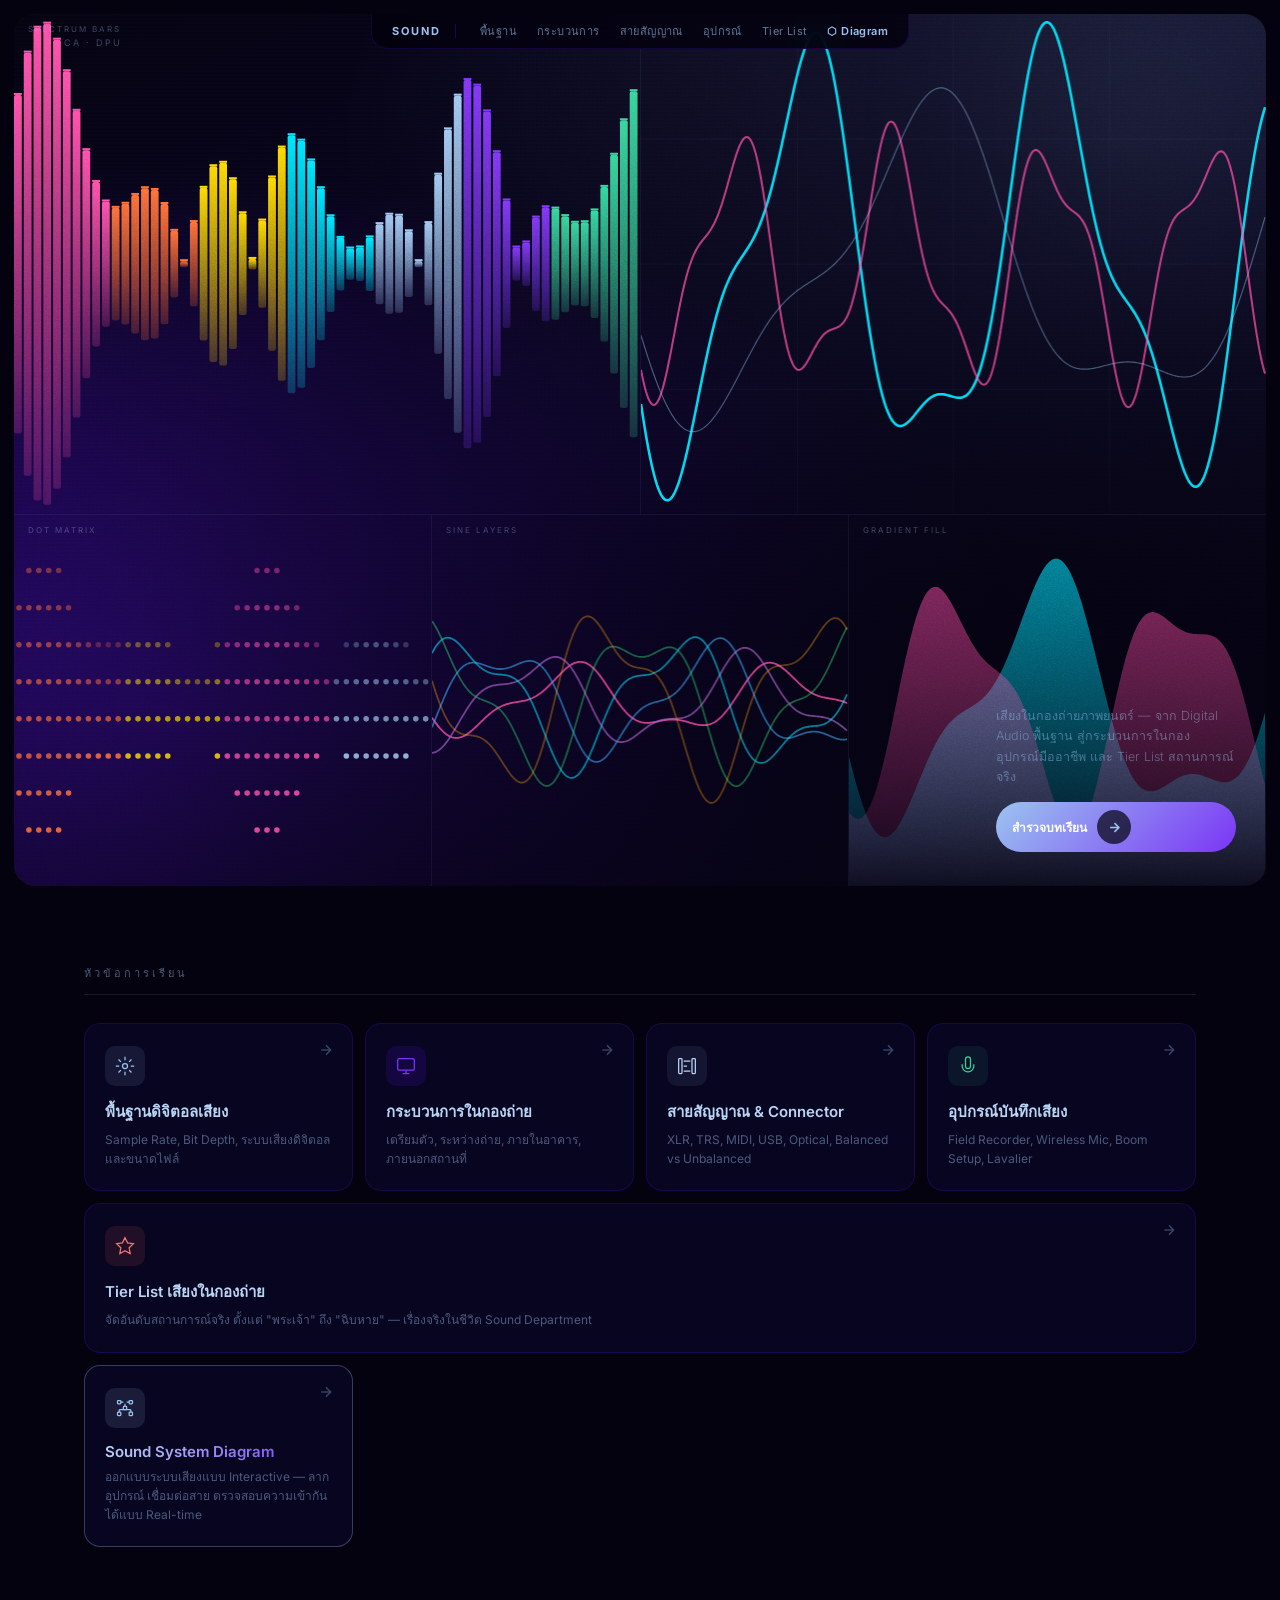
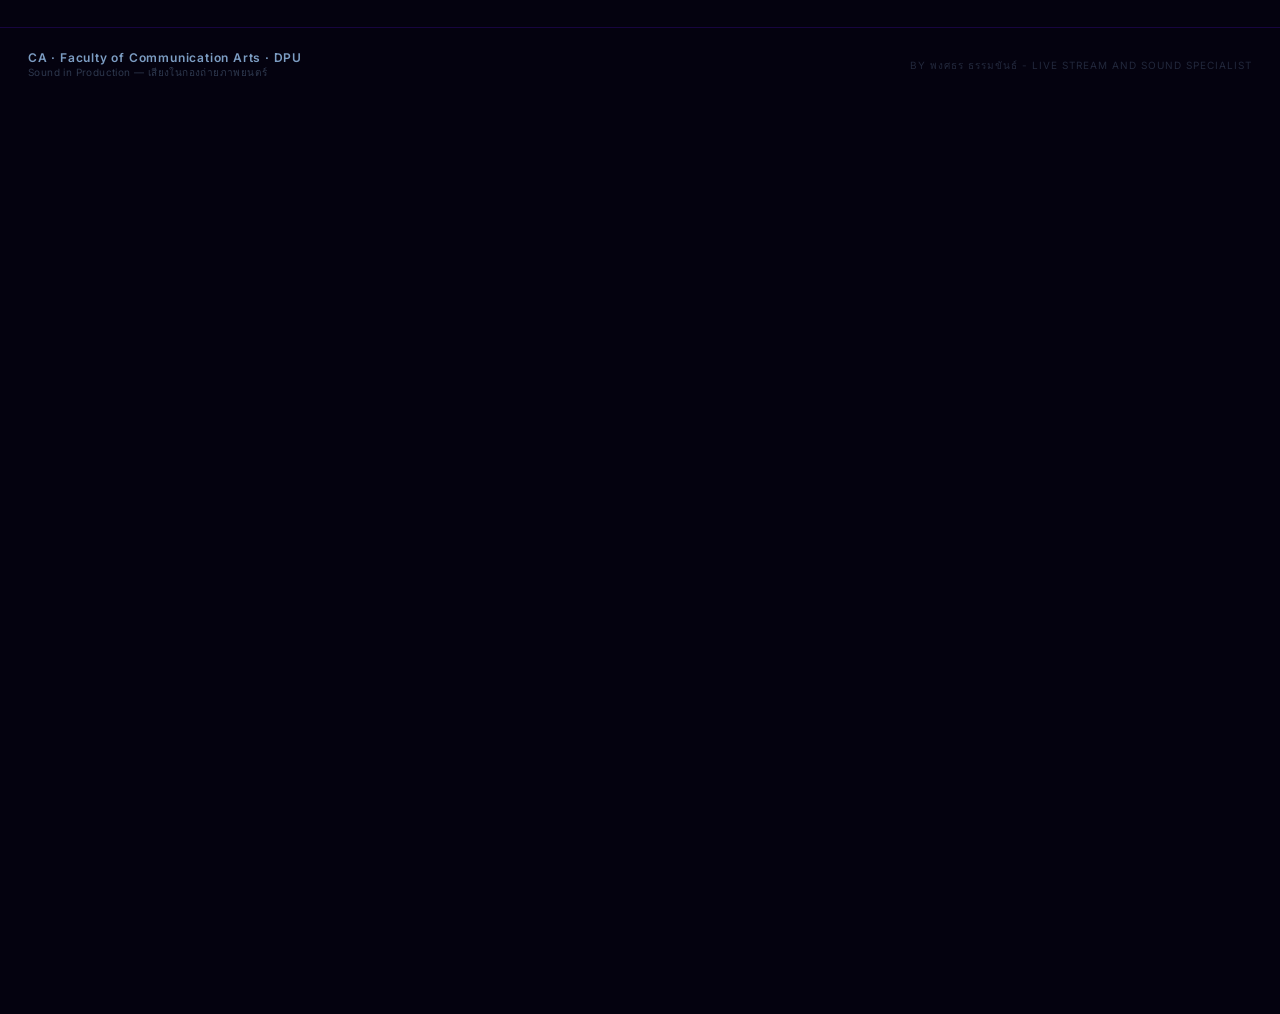
<file: index.html.html>
<!DOCTYPE html>
<html lang="th">
<head>
<meta charset="UTF-8">
<meta name="viewport" content="width=device-width,initial-scale=1">
<title>Sound in Production · DPU CA</title>
<link rel="preconnect" href="https://fonts.googleapis.com">
<link href="https://fonts.googleapis.com/css2?family=Instrument+Serif:ital@1&family=Inter:wght@300;400;500;600;700&display=swap" rel="stylesheet">
<style>
*{box-sizing:border-box;margin:0;padding:0;font-family:'Inter',-apple-system,sans-serif}
:root{
  --sky:#9BC4F0;--sky2:#B8D5F5;--sky3:#D0E8FF;
  --violet:#5B10E8;--violet2:#7B35F5;--violet3:#3D00C4;
  --bg:#04020F;--card1:#080520;--card2:#0D0828;--card3:#110C2E;
  --text:#C8DCFA;--text2:#A8C4EE;--muted:rgba(155,196,240,0.45);
  --border:rgba(91,16,232,0.22);--border2:rgba(155,196,240,0.12);
}
html,body{background:var(--bg);color:var(--text);min-height:100vh;overflow-x:hidden}

/* ── TRANSITIONS ── */
.page{display:none;opacity:0;transform:translateY(12px);transition:opacity .35s ease,transform .35s ease}
.page.active{display:block}
.page.show{opacity:1;transform:translateY(0)}

/* ── NOISE ── */
.noise{position:absolute;inset:0;pointer-events:none;z-index:2;opacity:.4;mix-blend-mode:overlay;
  background-image:url("data:image/svg+xml,%3Csvg xmlns='http://www.w3.org/2000/svg' width='300' height='300'%3E%3Cfilter id='n'%3E%3CfeTurbulence type='fractalNoise' baseFrequency='0.85' numOctaves='3' stitchTiles='stitch'/%3E%3C/filter%3E%3Crect width='300' height='300' filter='url(%23n)'/%3E%3C/svg%3E");
  background-size:200px}

/* ── TOP NAV ── */
.topnav{position:fixed;top:0;left:0;right:0;z-index:100;
  background:rgba(4,2,15,.88);backdrop-filter:blur(16px);
  border-bottom:1px solid var(--border);padding:0 24px;height:52px;
  display:flex;align-items:center;justify-content:space-between;gap:16px}
.topnav-brand{display:flex;align-items:center;gap:10px;cursor:pointer;flex-shrink:0}
.topnav-brand svg{width:22px;height:22px;opacity:.8}
.brand-text{font-size:11px;font-weight:600;color:var(--sky);letter-spacing:2px}
.brand-sub{font-size:9px;color:var(--muted);letter-spacing:1px}
.topnav-links{display:flex;gap:4px;align-items:center;flex-wrap:wrap}
.nav-link{padding:6px 12px;border-radius:8px;font-size:11px;color:var(--muted);
  cursor:pointer;transition:all .2s;letter-spacing:.3px;border:1px solid transparent;white-space:nowrap}
.nav-link:hover{color:var(--sky);background:rgba(155,196,240,.06);border-color:var(--border2)}
.nav-link.active-nav{color:var(--sky);background:rgba(91,16,232,.18);border-color:var(--border)}

/* ── BREADCRUMB ── */
.breadcrumb{display:flex;align-items:center;gap:6px;padding:72px 24px 0;font-size:11px;color:var(--muted)}
.breadcrumb span{cursor:pointer;transition:color .2s}
.breadcrumb span:hover{color:var(--sky)}
.breadcrumb .sep{opacity:.3;cursor:default}
.breadcrumb .current{color:var(--sky2);cursor:default}

/* ── GLOW BLOBS ── */
.blob{position:absolute;border-radius:50%;filter:blur(90px);pointer-events:none}

/* ══════════════════════════════════
   HOME PAGE
══════════════════════════════════ */
#page-home{min-height:100vh}
.home-hero{position:relative;height:100vh;padding:14px;overflow:hidden}
.home-hero-inner{position:relative;height:100%;border-radius:22px;overflow:hidden;background:var(--bg)}
.hero-bg-grad{position:absolute;inset:0;
  background:radial-gradient(ellipse at 12% 80%,rgba(91,16,232,.6) 0%,transparent 55%),
  radial-gradient(ellipse at 88% 15%,rgba(155,196,240,.15) 0%,transparent 50%),
  linear-gradient(160deg,#04020F 0%,#090425 50%,#04020F 100%)}
.scanline{position:absolute;inset:0;pointer-events:none;z-index:1;overflow:hidden}
.scanline::before{content:'';position:absolute;inset:0;
  background:repeating-linear-gradient(0deg,transparent,transparent 2px,rgba(155,196,240,.01) 2px,rgba(155,196,240,.01) 4px);
  animation:scan 12s linear infinite}
@keyframes scan{to{transform:translateY(40px)}}
/* ── HERO WAVE CANVASES ── */
#heroWave{position:absolute;bottom:0;left:0;right:0;height:55%;pointer-events:none;z-index:1;opacity:.18}

/* ── 5-PANEL WAVE OVERLAY ── */
#waveOverlay{
  position:absolute;inset:0;
  display:flex;flex-direction:column;
  pointer-events:none;z-index:2;
  background:
    radial-gradient(ellipse at 78% 78%, rgba(4,2,15,.88) 0%, rgba(4,2,15,.4) 55%, transparent 80%),
    linear-gradient(180deg,rgba(4,2,15,.08) 0%,rgba(4,2,15,.18) 50%,rgba(4,2,15,.6) 100%);
}
.wo-row{display:flex;flex:1;min-height:0}
.wo-top{flex:1.35}
.wo-bot{flex:1;border-top:1px solid rgba(155,196,240,.06)}
.wo-cell{flex:1;position:relative;border-right:1px solid rgba(155,196,240,.06);overflow:hidden}
.wo-cell:last-child{border-right:none}
.wo-cell canvas{position:absolute;inset:0;width:100%;height:100%}
.wo-lbl{position:absolute;top:10px;left:14px;font-size:8px;letter-spacing:2px;
  text-transform:uppercase;color:rgba(155,196,240,.32);z-index:4;font-family:'Inter',sans-serif}


/* navbar inside hero */
.hero-nav{position:absolute;top:0;left:50%;transform:translateX(-50%);z-index:12;
  background:rgba(4,2,15,.85);backdrop-filter:blur(12px);
  border:1px solid rgba(91,16,232,.2);border-top:none;
  border-radius:0 0 16px 16px;padding:8px 20px;
  display:flex;gap:20px;align-items:center;white-space:nowrap}
.hero-nav-brand{font-size:11px;font-weight:700;color:var(--sky);letter-spacing:2px;
  padding-right:14px;border-right:1px solid rgba(91,16,232,.3);margin-right:4px}
.hero-nav a{font-size:11px;color:rgba(155,196,240,.6);cursor:pointer;
  text-decoration:none;letter-spacing:.4px;transition:color .2s}
.hero-nav a:hover{color:var(--sky)}

/* hero content */
.hero-cnt{position:absolute;bottom:0;left:0;right:0;padding:28px 30px;z-index:10;
  display:grid;grid-template-columns:1fr auto;align-items:flex-end;gap:24px}
.hero-title{font-size:clamp(52px,15vw,200px);font-weight:500;line-height:.85;
  letter-spacing:-.05em;
  background:linear-gradient(135deg,var(--sky2) 0%,var(--sky) 45%,var(--violet2) 100%);
  -webkit-background-clip:text;-webkit-text-fill-color:transparent;background-clip:text}
.hero-title .word{display:inline-block;transform:translateY(100%);opacity:0;
  animation:pullup .9s cubic-bezier(.16,1,.3,1) forwards}
.w1{animation-delay:.08s}.w2{animation-delay:.2s}
.hero-sup{font-size:.24em;vertical-align:super}
.hero-right{max-width:240px;padding-bottom:6px;display:flex;flex-direction:column;gap:14px}
.hero-desc{font-size:12.5px;color:var(--muted);line-height:1.65;font-weight:300;
  opacity:0;transform:translateY(20px);animation:fadeup .9s cubic-bezier(.16,1,.3,1) .5s forwards}
.hero-cta{display:inline-flex;align-items:center;gap:10px;
  background:linear-gradient(135deg,var(--sky) 0%,var(--violet2) 100%);
  border-radius:999px;padding:8px 8px 8px 16px;cursor:pointer;border:none;
  font-weight:600;font-size:12px;color:#fff;font-family:'Inter',sans-serif;
  opacity:0;transform:translateY(20px);animation:fadeup .9s cubic-bezier(.16,1,.3,1) .7s forwards;
  transition:gap .2s,box-shadow .3s}
.hero-cta:hover{gap:16px;box-shadow:0 0 32px rgba(91,16,232,.5)}
.cta-circle{width:34px;height:34px;background:rgba(4,2,15,.7);border-radius:50%;
  display:flex;align-items:center;justify-content:center;transition:transform .2s}
.hero-cta:hover .cta-circle{transform:scale(1.12)}

/* HOME: section cards */
.home-sections{padding:64px 24px 80px;max-width:1160px;margin:0 auto}
.home-sec-title{font-size:11px;letter-spacing:3px;text-transform:uppercase;
  color:var(--muted);margin-bottom:28px;padding-bottom:12px;
  border-bottom:1px solid var(--border2)}
.sec-grid{display:grid;grid-template-columns:1fr;gap:12px}
@media(min-width:540px){.sec-grid{grid-template-columns:1fr 1fr}}
@media(min-width:900px){.sec-grid{grid-template-columns:repeat(4,1fr)}}
.sec-card{background:var(--card1);border:1px solid var(--border);border-radius:16px;
  padding:22px 20px;cursor:pointer;transition:all .25s;position:relative;overflow:hidden}
.sec-card::before{content:'';position:absolute;top:-40px;right:-40px;
  width:120px;height:120px;border-radius:50%;opacity:0;transition:opacity .3s;
  background:radial-gradient(circle,rgba(91,16,232,.25) 0%,transparent 70%)}
.sec-card:hover{border-color:rgba(91,16,232,.5);transform:translateY(-2px);
  box-shadow:0 8px 32px rgba(91,16,232,.15)}
.sec-card:hover::before{opacity:1}
.sec-icon{width:40px;height:40px;border-radius:10px;display:flex;align-items:center;
  justify-content:center;margin-bottom:14px}
.sec-card-title{font-size:15px;font-weight:600;color:var(--sky2);margin-bottom:6px}
.sec-card-desc{font-size:12px;color:var(--muted);line-height:1.6}
.sec-card-count{position:absolute;bottom:16px;right:16px;font-size:10px;
  letter-spacing:1px;color:rgba(155,196,240,.3);text-transform:uppercase}
.sec-card-arrow{position:absolute;bottom:18px;right:18px;opacity:.4;transition:opacity .2s,transform .2s}
.sec-card:hover .sec-card-arrow{opacity:.9;transform:translate(2px,-2px)}

@keyframes pullup{to{transform:translateY(0);opacity:1}}
@keyframes fadeup{to{transform:translateY(0);opacity:1}}

/* ══════════════════════════════════
   INNER PAGES (shared)
══════════════════════════════════ */
.inner-page{padding:80px 24px 80px;max-width:1100px;margin:0 auto}
.page-header{margin-bottom:40px}
.page-eyebrow{font-size:10px;letter-spacing:3px;text-transform:uppercase;
  color:var(--sky);opacity:.7;margin-bottom:10px}
.page-h1{font-size:clamp(30px,5vw,60px);font-weight:500;line-height:.95;
  background:linear-gradient(135deg,var(--sky2) 0%,var(--sky) 45%,var(--violet2) 100%);
  -webkit-background-clip:text;-webkit-text-fill-color:transparent;background-clip:text;
  margin-bottom:14px}
.page-h1 em{font-family:'Instrument Serif',serif;font-style:italic}
.page-desc{font-size:14px;color:var(--muted);line-height:1.7;max-width:560px;font-weight:300}

/* sub-topic grid */
.topic-grid{display:grid;grid-template-columns:1fr;gap:10px;margin-bottom:40px}
@media(min-width:540px){.topic-grid{grid-template-columns:1fr 1fr}}
@media(min-width:800px){.topic-grid{grid-template-columns:repeat(3,1fr)}}
.topic-card{background:var(--card2);border:1px solid var(--border);border-radius:14px;
  padding:20px;cursor:pointer;transition:all .25s;position:relative}
.topic-card:hover{border-color:rgba(91,16,232,.5);transform:translateY(-2px);
  box-shadow:0 6px 24px rgba(91,16,232,.12)}
.topic-num{font-size:9px;letter-spacing:2px;color:rgba(155,196,240,.3);
  text-transform:uppercase;margin-bottom:10px}
.topic-icon{width:36px;height:36px;border-radius:8px;display:flex;align-items:center;
  justify-content:center;margin-bottom:12px}
.topic-title{font-size:14px;font-weight:600;color:var(--sky2);margin-bottom:6px}
.topic-desc{font-size:11.5px;color:var(--muted);line-height:1.55}
.topic-arrow{position:absolute;top:18px;right:18px;opacity:.35;transition:all .2s}
.topic-card:hover .topic-arrow{opacity:.8;transform:translate(2px,-2px)}

/* content body */
.content-body{background:var(--card1);border:1px solid var(--border);border-radius:18px;padding:36px}
.content-section{margin-bottom:32px;padding-bottom:32px;border-bottom:1px solid var(--border2)}
.content-section:last-child{margin-bottom:0;padding-bottom:0;border-bottom:none}
.content-section h3{font-size:18px;font-weight:600;color:var(--sky2);margin-bottom:12px}
.content-section p{font-size:13.5px;color:var(--text2);line-height:1.8;font-weight:300;margin-bottom:10px}
.content-section p:last-child{margin-bottom:0}

/* info table */
.info-table{width:100%;border-collapse:collapse;font-size:12.5px;margin:16px 0}
.info-table th{background:rgba(91,16,232,.25);color:var(--sky2);
  padding:10px 14px;text-align:left;font-weight:600;letter-spacing:.3px}
.info-table th:first-child{border-radius:8px 0 0 0}
.info-table th:last-child{border-radius:0 8px 0 0}
.info-table td{padding:10px 14px;border-bottom:1px solid var(--border2);color:var(--text2)}
.info-table tr:hover td{background:rgba(155,196,240,.04)}
.info-table .highlight td{background:rgba(91,16,232,.1);color:var(--sky)}

/* tag pills */
.tags{display:flex;flex-wrap:wrap;gap:6px;margin:12px 0}
.tag{display:inline-flex;align-items:center;padding:4px 10px;border-radius:20px;
  font-size:10px;font-weight:600;letter-spacing:.8px;text-transform:uppercase}
.tag-sky{background:rgba(155,196,240,.12);color:var(--sky);border:1px solid rgba(155,196,240,.2)}
.tag-violet{background:rgba(91,16,232,.15);color:var(--violet2);border:1px solid rgba(91,16,232,.25)}
.tag-green{background:rgba(52,211,153,.1);color:#34D399;border:1px solid rgba(52,211,153,.2)}

/* checklist */
.checklist{display:flex;flex-direction:column;gap:10px;margin:14px 0}
.check-item{display:flex;align-items:flex-start;gap:10px}
.check-item svg{flex-shrink:0;width:14px;height:14px;color:var(--sky);margin-top:2px}
.check-item span{font-size:13px;color:var(--text2);line-height:1.5}
.check-item .check-note{font-size:11px;color:var(--muted);margin-top:2px}

/* gear card */
.gear-card{background:var(--card2);border:1px solid var(--border);border-radius:12px;
  padding:20px;margin-bottom:10px}
.gear-header{display:flex;align-items:flex-start;justify-content:space-between;gap:12px;margin-bottom:12px}
.gear-name{font-size:16px;font-weight:600;color:var(--sky2)}
.gear-badge{font-size:9px;letter-spacing:1px;text-transform:uppercase;
  padding:3px 9px;border-radius:12px;font-weight:600;flex-shrink:0;margin-top:3px}
.gear-specs{display:flex;flex-wrap:wrap;gap:6px;margin-bottom:10px}
.spec{background:rgba(155,196,240,.08);border:1px solid rgba(155,196,240,.15);
  padding:3px 9px;border-radius:14px;font-size:11px;color:var(--sky);font-weight:500}
.gear-note{font-size:12px;color:var(--muted);line-height:1.6}

/* tier row */
.tier-row{border-radius:10px;overflow:hidden;margin-bottom:8px}
.tier-head{display:flex;align-items:center;gap:10px;padding:12px 16px;font-weight:700;font-size:14px;color:#fff}
.tier-emoji{font-size:20px}
.tier-label{flex:1}
.tier-items-wrap{background:rgba(4,2,15,.5);border:1px solid rgba(91,16,232,.15);
  border-top:none;padding:12px 16px;display:flex;flex-wrap:wrap;gap:7px}
.tier-chip{background:rgba(155,196,240,.06);border:1px solid rgba(155,196,240,.12);
  padding:5px 11px;border-radius:6px;font-size:11.5px;color:var(--text2);font-weight:400}

/* cable row */
.cable-group-title{font-size:12px;font-weight:700;color:var(--sky);letter-spacing:.5px;
  margin:20px 0 10px;padding-left:10px;border-left:2px solid var(--violet2)}
.cable-row{display:flex;align-items:center;gap:10px;padding:10px 14px;
  background:var(--card2);border:1px solid var(--border2);border-radius:8px;margin-bottom:6px}
.cable-name{font-size:13px;font-weight:600;color:var(--sky2);min-width:90px}
.cable-desc{font-size:12px;color:var(--muted);flex:1;line-height:1.4}
.cable-badge{font-size:9px;font-weight:700;letter-spacing:1px;text-transform:uppercase;
  padding:2px 8px;border-radius:8px;flex-shrink:0}

/* back button */
.back-btn{display:inline-flex;align-items:center;gap:7px;padding:8px 16px;
  border-radius:10px;background:transparent;border:1px solid var(--border);
  color:var(--muted);font-size:12px;cursor:pointer;transition:all .2s;
  margin-bottom:20px;font-family:'Inter',sans-serif}
.back-btn:hover{border-color:var(--sky);color:var(--sky);background:rgba(155,196,240,.05)}
.back-btn svg{width:14px;height:14px}

/* ── FOOTER ── */
.site-footer{background:var(--bg);border-top:1px solid var(--border);
  padding:22px 28px;display:flex;align-items:center;justify-content:space-between;flex-wrap:wrap;gap:10px}
.ft-left{display:flex;align-items:center;gap:10px}
.ft-name{font-size:12px;font-weight:600;color:var(--sky);opacity:.8;letter-spacing:.8px}
.ft-sub{font-size:10px;color:rgba(155,196,240,.28);letter-spacing:.4px}
.ft-right{font-size:10px;color:rgba(155,196,240,.2);letter-spacing:1px;text-transform:uppercase}

/* ── scroll-reveal ── */
.sr{opacity:0;transform:translateY(18px);transition:opacity .6s ease,transform .6s ease}
.sr.vis{opacity:1;transform:none}

/* ══════════════════════════════════
   PAGE TRANSITION WAVE OVERLAY
══════════════════════════════════ */
#waveTransition{
  position:fixed;inset:0;z-index:9999;
  pointer-events:none;
  background:transparent;
  opacity:0;
}
#waveTransition.wt-active{pointer-events:all}
#wtCanvas{
  position:absolute;inset:0;
  width:100%;height:100%;
}
/* dark bg sweeps behind bars */
#waveTransition::before{
  content:'';position:absolute;inset:0;
  background:linear-gradient(160deg,#04020F 0%,#07032A 50%,#04020F 100%);
  opacity:0;
  transition:opacity .18s ease;
}
#waveTransition.wt-active::before{opacity:1}
</style>
</head>
<body>

<!-- ═══════════ FIXED TOP NAV (hidden on home hero) ═══════════ -->
<nav class="topnav" id="topnav" style="display:none">
  <div class="topnav-brand" onclick="nav('home')">
    <svg viewBox="0 0 80 80" fill="none">
      <g opacity=".8">
        <ellipse cx="40" cy="12" rx="5.5" ry="8.5" fill="rgba(155,196,240,.8)" transform="rotate(0 40 40) translate(0,-28)"/>
        <ellipse cx="40" cy="12" rx="5.5" ry="8.5" fill="rgba(155,196,240,.8)" transform="rotate(45 40 40) translate(0,-28)"/>
        <ellipse cx="40" cy="12" rx="5.5" ry="8.5" fill="rgba(155,196,240,.8)" transform="rotate(90 40 40) translate(0,-28)"/>
        <ellipse cx="40" cy="12" rx="5.5" ry="8.5" fill="rgba(155,196,240,.8)" transform="rotate(135 40 40) translate(0,-28)"/>
        <ellipse cx="40" cy="12" rx="5.5" ry="8.5" fill="rgba(155,196,240,.8)" transform="rotate(180 40 40) translate(0,-28)"/>
        <ellipse cx="40" cy="12" rx="5.5" ry="8.5" fill="rgba(155,196,240,.8)" transform="rotate(225 40 40) translate(0,-28)"/>
        <ellipse cx="40" cy="12" rx="5.5" ry="8.5" fill="rgba(155,196,240,.8)" transform="rotate(270 40 40) translate(0,-28)"/>
        <ellipse cx="40" cy="12" rx="5.5" ry="8.5" fill="rgba(155,196,240,.8)" transform="rotate(315 40 40) translate(0,-28)"/>
      </g>
    </svg>
    <div>
      <div class="brand-text">SOUND</div>
      <div class="brand-sub">CA · DPU</div>
    </div>
  </div>
  <div class="topnav-links">
    <span class="nav-link" data-nav="basics" onclick="nav('basics')">พื้นฐานเสียง</span>
    <span class="nav-link" data-nav="process" onclick="nav('process')">กระบวนการ</span>
    <span class="nav-link" data-nav="cables" onclick="nav('cables')">สายสัญญาณ</span>
    <span class="nav-link" data-nav="gear" onclick="nav('gear')">อุปกรณ์</span>
    <span class="nav-link" data-nav="tierlist" onclick="nav('tierlist')">Tier List</span>
    <span class="nav-link" data-nav="diagram" onclick="nav('diagram')" style="color:var(--sky);border:1px solid rgba(155,196,240,.25);border-radius:6px;padding:4px 10px">⬡ Diagram</span>
  </div>
</nav>

<!-- ═══════════════════════════════════
  PAGE: HOME
═══════════════════════════════════ -->
<div id="page-home" class="page">
  <section class="home-hero">
    <div class="home-hero-inner">
      <div class="hero-bg-grad"></div>
      <div class="scanline"></div>
      <canvas id="heroWave"></canvas>
      <!-- 5-panel wave overlay grid — absolute, covers full hero -->
      <div id="waveOverlay">
        <!-- top row: spectrum bars (left) + oscilloscope (right) -->
        <div class="wo-row wo-top">
          <div class="wo-cell">
            <span class="wo-lbl">SPECTRUM BARS</span>
            <canvas id="wv1"></canvas>
          </div>
          <div class="wo-cell">
            <span class="wo-lbl">OSCILLOSCOPE</span>
            <canvas id="wv2"></canvas>
          </div>
        </div>
        <!-- bottom row: dot matrix + sine layers + gradient fill -->
        <div class="wo-row wo-bot">
          <div class="wo-cell">
            <span class="wo-lbl">DOT MATRIX</span>
            <canvas id="wv3"></canvas>
          </div>
          <div class="wo-cell">
            <span class="wo-lbl">SINE LAYERS</span>
            <canvas id="wv4"></canvas>
          </div>
          <div class="wo-cell">
            <span class="wo-lbl">GRADIENT FILL</span>
            <canvas id="wv5"></canvas>
          </div>
        </div>
      </div>
      <div class="noise"></div>
      <div class="blob" style="width:380px;height:380px;background:rgba(91,16,232,.25);bottom:-70px;left:-70px;z-index:0"></div>
      <div class="blob" style="width:280px;height:280px;background:rgba(155,196,240,.08);top:-50px;right:-30px;z-index:0"></div>

      <!-- hero navbar -->
      <nav class="hero-nav">
        <span class="hero-nav-brand">SOUND</span>
        <a onclick="nav('basics')">พื้นฐาน</a>
        <a onclick="nav('process')">กระบวนการ</a>
        <a onclick="nav('cables')">สายสัญญาณ</a>
        <a onclick="nav('gear')">อุปกรณ์</a>
        <a onclick="nav('tierlist')">Tier List</a>
        <a onclick="nav('diagram')" style="color:var(--sky);font-weight:600">⬡ Diagram</a>
      </nav>

      <!-- DPU badge -->
      <div style="position:absolute;top:18px;left:22px;z-index:12;display:flex;align-items:center;gap:8px;opacity:.7">
        <svg width="20" height="20" viewBox="0 0 80 80" fill="none">
          <g opacity=".8">
            <ellipse cx="40" cy="12" rx="5.5" ry="8.5" fill="rgba(155,196,240,.8)" transform="rotate(0 40 40) translate(0,-28)"/>
            <ellipse cx="40" cy="12" rx="5.5" ry="8.5" fill="rgba(155,196,240,.8)" transform="rotate(90 40 40) translate(0,-28)"/>
            <ellipse cx="40" cy="12" rx="5.5" ry="8.5" fill="rgba(155,196,240,.8)" transform="rotate(180 40 40) translate(0,-28)"/>
            <ellipse cx="40" cy="12" rx="5.5" ry="8.5" fill="rgba(155,196,240,.8)" transform="rotate(270 40 40) translate(0,-28)"/>
          </g>
        </svg>
        <span style="font-size:9px;letter-spacing:2px;color:rgba(155,196,240,.5);text-transform:uppercase">CA · DPU</span>
      </div>

      <div class="hero-cnt">
        <div>
          <h1 class="hero-title">
            <span class="word w1">Sound</span><br>
            <span class="word w2">In Production<span class="hero-sup">★</span></span>
          </h1>
        </div>
        <div class="hero-right">
          <p class="hero-desc">เสียงในกองถ่ายภาพยนตร์ — จาก Digital Audio พื้นฐาน สู่กระบวนการในกอง อุปกรณ์มืออาชีพ และ Tier List สถานการณ์จริง</p>
          <button class="hero-cta" onclick="scrollToSections()">
            สำรวจบทเรียน
            <span class="cta-circle">
              <svg width="15" height="15" viewBox="0 0 24 24" fill="none" stroke="var(--sky)" stroke-width="2.5"><line x1="5" y1="12" x2="19" y2="12"/><polyline points="12 5 19 12 12 19"/></svg>
            </span>
          </button>
        </div>
      </div>
    </div>
  </section>

  <!-- Section cards -->
  <div class="home-sections" id="homeSections">
    <p class="home-sec-title">หัวข้อการเรียน</p>
    <div class="sec-grid">
      <div class="sec-card sr" onclick="nav('basics')">
        <div class="sec-icon" style="background:rgba(155,196,240,.1)">
          <svg width="20" height="20" viewBox="0 0 24 24" fill="none" stroke="var(--sky)" stroke-width="1.5"><circle cx="12" cy="12" r="3"/><path d="M12 1v4M12 19v4M4.22 4.22l2.83 2.83M16.95 16.95l2.83 2.83M1 12h4M19 12h4M4.22 19.78l2.83-2.83M16.95 7.05l2.83-2.83"/></svg>
        </div>
        <div class="sec-card-title">พื้นฐานดิจิตอลเสียง</div>
        <div class="sec-card-desc">Sample Rate, Bit Depth, ระบบเสียงดิจิตอล และขนาดไฟล์</div>
        <div class="topic-arrow">
          <svg width="16" height="16" viewBox="0 0 24 24" fill="none" stroke="var(--sky)" stroke-width="2"><line x1="5" y1="12" x2="19" y2="12"/><polyline points="12 5 19 12 12 19"/></svg>
        </div>
      </div>
      <div class="sec-card sr" style="transition-delay:.1s" onclick="nav('process')">
        <div class="sec-icon" style="background:rgba(91,16,232,.15)">
          <svg width="20" height="20" viewBox="0 0 24 24" fill="none" stroke="var(--violet2)" stroke-width="1.5"><rect x="2" y="3" width="20" height="14" rx="2"/><line x1="8" y1="21" x2="16" y2="21"/><line x1="12" y1="17" x2="12" y2="21"/></svg>
        </div>
        <div class="sec-card-title">กระบวนการในกองถ่าย</div>
        <div class="sec-card-desc">เตรียมตัว, ระหว่างถ่าย, ภายในอาคาร, ภายนอกสถานที่</div>
        <div class="topic-arrow">
          <svg width="16" height="16" viewBox="0 0 24 24" fill="none" stroke="var(--sky)" stroke-width="2"><line x1="5" y1="12" x2="19" y2="12"/><polyline points="12 5 19 12 12 19"/></svg>
        </div>
      </div>
      <div class="sec-card sr" style="transition-delay:.2s" onclick="nav('cables')">
        <div class="sec-icon" style="background:rgba(155,196,240,.08)">
          <svg width="20" height="20" viewBox="0 0 24 24" fill="none" stroke="var(--sky2)" stroke-width="1.5"><path d="M8 6h8M8 12h4m-4 6h8"/><rect x="2" y="3" width="4" height="18" rx="1"/><rect x="18" y="3" width="4" height="18" rx="1"/></svg>
        </div>
        <div class="sec-card-title">สายสัญญาณ & Connector</div>
        <div class="sec-card-desc">XLR, TRS, MIDI, USB, Optical, Balanced vs Unbalanced</div>
        <div class="topic-arrow">
          <svg width="16" height="16" viewBox="0 0 24 24" fill="none" stroke="var(--sky)" stroke-width="2"><line x1="5" y1="12" x2="19" y2="12"/><polyline points="12 5 19 12 12 19"/></svg>
        </div>
      </div>
      <div class="sec-card sr" style="transition-delay:.3s" onclick="nav('gear')">
        <div class="sec-icon" style="background:rgba(52,211,153,.08)">
          <svg width="20" height="20" viewBox="0 0 24 24" fill="none" stroke="#34D399" stroke-width="1.5"><path d="M12 1a3 3 0 0 0-3 3v8a3 3 0 0 0 6 0V4a3 3 0 0 0-3-3z"/><path d="M19 10v2a7 7 0 0 1-14 0v-2"/></svg>
        </div>
        <div class="sec-card-title">อุปกรณ์บันทึกเสียง</div>
        <div class="sec-card-desc">Field Recorder, Wireless Mic, Boom Setup, Lavalier</div>
        <div class="topic-arrow">
          <svg width="16" height="16" viewBox="0 0 24 24" fill="none" stroke="var(--sky)" stroke-width="2"><line x1="5" y1="12" x2="19" y2="12"/><polyline points="12 5 19 12 12 19"/></svg>
        </div>
      </div>
      <div class="sec-card sr" style="transition-delay:.4s;grid-column:1/-1" onclick="nav('tierlist')">
        <div class="sec-icon" style="background:rgba(248,113,113,.1)">
          <svg width="20" height="20" viewBox="0 0 24 24" fill="none" stroke="#F87171" stroke-width="1.5"><path d="M12 2L15.09 8.26L22 9.27L17 14.14L18.18 21.02L12 17.77L5.82 21.02L7 14.14L2 9.27L8.91 8.26L12 2z"/></svg>
        </div>
        <div class="sec-card-title">Tier List เสียงในกองถ่าย</div>
        <div class="sec-card-desc">จัดอันดับสถานการณ์จริง ตั้งแต่ "พระเจ้า" ถึง "ฉิบหาย" — เรื่องจริงในชีวิต Sound Department</div>
        <div class="topic-arrow">
          <svg width="16" height="16" viewBox="0 0 24 24" fill="none" stroke="var(--sky)" stroke-width="2"><line x1="5" y1="12" x2="19" y2="12"/><polyline points="12 5 19 12 12 19"/></svg>
        </div>
      </div>
      <div class="sec-card sr" style="transition-delay:.5s;border-color:rgba(155,196,240,.3)" onclick="nav('diagram')">
        <div class="sec-icon" style="background:rgba(155,196,240,.12)">
          <svg width="20" height="20" viewBox="0 0 24 24" fill="none" stroke="var(--sky)" stroke-width="1.5"><rect x="3" y="3" width="4" height="4" rx="1"/><rect x="17" y="3" width="4" height="4" rx="1"/><rect x="10" y="10" width="4" height="4" rx="1"/><rect x="3" y="17" width="4" height="4" rx="1"/><rect x="17" y="17" width="4" height="4" rx="1"/><line x1="7" y1="5" x2="10" y2="5"/><line x1="14" y1="5" x2="17" y2="5"/><line x1="12" y1="7" x2="12" y2="10"/><line x1="5" y1="14" x2="12" y2="14"/><line x1="19" y1="14" x2="12" y2="14"/><line x1="5" y1="14" x2="5" y2="17"/><line x1="19" y1="14" x2="19" y2="17"/></svg>
        </div>
        <div class="sec-card-title" style="background:linear-gradient(90deg,var(--sky2),var(--violet2));-webkit-background-clip:text;-webkit-text-fill-color:transparent">Sound System Diagram</div>
        <div class="sec-card-desc">ออกแบบระบบเสียงแบบ Interactive — ลากอุปกรณ์ เชื่อมต่อสาย ตรวจสอบความเข้ากันได้แบบ Real-time</div>
        <div class="topic-arrow">
          <svg width="16" height="16" viewBox="0 0 24 24" fill="none" stroke="var(--sky)" stroke-width="2"><line x1="5" y1="12" x2="19" y2="12"/><polyline points="12 5 19 12 12 19"/></svg>
        </div>
      </div>
    </div>
  </div>

  <footer class="site-footer">
    <div class="ft-left">
      <div>
        <div class="ft-name">CA · Faculty of Communication Arts · DPU</div>
        <div class="ft-sub">Sound in Production — เสียงในกองถ่ายภาพยนตร์</div>
      </div>
    </div>
    <div class="ft-right">by พงศธร ธรรมขันธ์ - Live Stream and Sound Specialist</div>
  </footer>
</div>

<!-- ═══════════════════════════════════
  PAGE: BASICS
═══════════════════════════════════ -->
<div id="page-basics" class="page">
  <div class="breadcrumb">
    <span onclick="nav('home')">หน้าแรก</span>
    <span class="sep">/</span>
    <span class="current">พื้นฐานดิจิตอลเสียง</span>
  </div>
  <div class="inner-page">
    <div class="page-header">
      <p class="page-eyebrow">หัวข้อที่ 1</p>
      <h1 class="page-h1">พื้นฐาน<em>ดิจิตอล</em>เสียง</h1>
      <p class="page-desc">ระบบเสียงดิจิตอล, Sample Rate, Bit Depth และการคำนวณขนาดไฟล์ — รากฐานก่อนเข้ากองถ่าย</p>
    </div>
    <div class="topic-grid">
      <div class="topic-card sr" onclick="nav('basics-digital')">
        <div class="topic-num">01</div>
        <div class="topic-icon" style="background:rgba(155,196,240,.1)">
          <svg width="18" height="18" viewBox="0 0 24 24" fill="none" stroke="var(--sky)" stroke-width="1.5"><polyline points="22 12 18 12 15 21 9 3 6 12 2 12"/></svg>
        </div>
        <div class="topic-title">ระบบเสียงดิจิตอล</div>
        <div class="topic-desc">Analog vs Digital, ADC, Sampling, Quantization</div>
        <div class="topic-arrow"><svg width="14" height="14" viewBox="0 0 24 24" fill="none" stroke="var(--sky)" stroke-width="2"><line x1="5" y1="12" x2="19" y2="12"/><polyline points="12 5 19 12 12 19"/></svg></div>
      </div>
      <div class="topic-card sr" style="transition-delay:.1s" onclick="nav('basics-samplerate')">
        <div class="topic-num">02</div>
        <div class="topic-icon" style="background:rgba(91,16,232,.15)">
          <svg width="18" height="18" viewBox="0 0 24 24" fill="none" stroke="var(--violet2)" stroke-width="1.5"><circle cx="12" cy="12" r="3"/><path d="M12 1v4M12 19v4M4.22 4.22l2.83 2.83M16.95 16.95l2.83 2.83M1 12h4M19 12h4"/></svg>
        </div>
        <div class="topic-title">Sample Rate</div>
        <div class="topic-desc">44.1 / 48 / 96 / 192 kHz — เลือกอย่างไรให้เหมาะกับงาน</div>
        <div class="topic-arrow"><svg width="14" height="14" viewBox="0 0 24 24" fill="none" stroke="var(--sky)" stroke-width="2"><line x1="5" y1="12" x2="19" y2="12"/><polyline points="12 5 19 12 12 19"/></svg></div>
      </div>
      <div class="topic-card sr" style="transition-delay:.2s" onclick="nav('basics-bitdepth')">
        <div class="topic-num">03</div>
        <div class="topic-icon" style="background:rgba(155,196,240,.08)">
          <svg width="18" height="18" viewBox="0 0 24 24" fill="none" stroke="var(--sky2)" stroke-width="1.5"><rect x="2" y="3" width="20" height="14" rx="2"/><line x1="2" y1="20" x2="22" y2="20"/></svg>
        </div>
        <div class="topic-title">Bit Depth</div>
        <div class="topic-desc">16-bit / 24-bit / 32-bit Float — ความละเอียดของแอมพลิจูด</div>
        <div class="topic-arrow"><svg width="14" height="14" viewBox="0 0 24 24" fill="none" stroke="var(--sky)" stroke-width="2"><line x1="5" y1="12" x2="19" y2="12"/><polyline points="12 5 19 12 12 19"/></svg></div>
      </div>
      <div class="topic-card sr" style="transition-delay:.3s" onclick="nav('basics-filesize')">
        <div class="topic-num">04</div>
        <div class="topic-icon" style="background:rgba(52,211,153,.08)">
          <svg width="18" height="18" viewBox="0 0 24 24" fill="none" stroke="#34D399" stroke-width="1.5"><path d="M14 2H6a2 2 0 0 0-2 2v16a2 2 0 0 0 2 2h12a2 2 0 0 0 2-2V8z"/><polyline points="14 2 14 8 20 8"/></svg>
        </div>
        <div class="topic-title">ขนาดไฟล์ & File Format</div>
        <div class="topic-desc">WAV, BWF, MP3 — ตารางเปรียบเทียบขนาด 24 นาที</div>
        <div class="topic-arrow"><svg width="14" height="14" viewBox="0 0 24 24" fill="none" stroke="var(--sky)" stroke-width="2"><line x1="5" y1="12" x2="19" y2="12"/><polyline points="12 5 19 12 12 19"/></svg></div>
      </div>
    </div>
  </div>
  <footer class="site-footer"><div class="ft-left"><div><div class="ft-name">CA · DPU</div><div class="ft-sub">Sound in Production</div></div></div><div class="ft-right">by พงศธร ธรรมขันธ์ - Live Stream and Sound Specialist</div></footer>
</div>

<!-- SUB: Digital Audio -->
<div id="page-basics-digital" class="page">
  <div class="breadcrumb">
    <span onclick="nav('home')">หน้าแรก</span><span class="sep">/</span>
    <span onclick="nav('basics')">พื้นฐานเสียง</span><span class="sep">/</span>
    <span class="current">ระบบเสียงดิจิตอล</span>
  </div>
  <div class="inner-page">
    <button class="back-btn" onclick="nav('basics')"><svg viewBox="0 0 24 24" fill="none" stroke="currentColor" stroke-width="2"><line x1="19" y1="12" x2="5" y2="12"/><polyline points="12 19 5 12 12 5"/></svg>กลับ</button>
    <div class="page-header">
      <p class="page-eyebrow">01 · พื้นฐาน</p>
      <h1 class="page-h1">ระบบเสียง<em>ดิจิตอล</em></h1>
    </div>
    <div class="content-body">
      <div class="content-section">
        <h3>Analog vs Digital Audio</h3>
        <div class="tags"><span class="tag tag-sky">ADC</span><span class="tag tag-violet">Sampling</span><span class="tag tag-sky">Quantization</span></div>
        <p>เสียงในธรรมชาติเป็นคลื่น Analog (ต่อเนื่อง) เมื่อบันทึกผ่านไมโครโฟน จะถูกแปลงเป็นข้อมูลดิจิตอลโดย ADC (Analog-to-Digital Converter) ผ่าน 2 ขั้นตอน</p>
        <div class="checklist">
          <div class="check-item"><svg viewBox="0 0 24 24" fill="none" stroke="currentColor" stroke-width="2.5"><polyline points="20 6 9 17 4 12"/></svg><div><span><strong>Sampling (สุ่มตัวอย่าง)</strong> — วัดค่าคลื่นตามแนวเวลา กี่ครั้ง/วินาที = Sample Rate</span></div></div>
          <div class="check-item"><svg viewBox="0 0 24 24" fill="none" stroke="currentColor" stroke-width="2.5"><polyline points="20 6 9 17 4 12"/></svg><div><span><strong>Quantization (แปลงเป็นตัวเลข)</strong> — วัดระดับแอมพลิจูด ความละเอียด = Bit Depth</span></div></div>
        </div>
        <p style="margin-top:12px">ยิ่ง Sample Rate สูงและ Bit Depth มาก คุณภาพยิ่งใกล้เคียง Analog ต้นฉบับ แต่ขนาดไฟล์จะใหญ่ขึ้นตามสัดส่วน</p>
      </div>
      <div class="content-section">
        <h3>ทำไม Sample = แนวตั้ง, Bit Depth = แนวนอน?</h3>
        <p>ลองนึกภาพกริด: <strong>Sample Rate</strong> คือจำนวนแถวแนวตั้ง (กี่จุดต่อวินาที) ส่วน <strong>Bit Depth</strong> คือจำนวนช่องแนวนอน (กี่ระดับความดัง) — ยิ่งกริดละเอียด รูปคลื่นที่ได้ยิ่งเหมือน Analog ต้นฉบับ</p>
      </div>
    </div>
  </div>
  <footer class="site-footer"><div class="ft-left"><div><div class="ft-name">CA · DPU</div><div class="ft-sub">Sound in Production</div></div></div><div class="ft-right">by พงศธร ธรรมขันธ์ - Live Stream and Sound Specialist</div></footer>
</div>

<!-- SUB: Sample Rate -->
<div id="page-basics-samplerate" class="page">
  <div class="breadcrumb">
    <span onclick="nav('home')">หน้าแรก</span><span class="sep">/</span>
    <span onclick="nav('basics')">พื้นฐานเสียง</span><span class="sep">/</span>
    <span class="current">Sample Rate</span>
  </div>
  <div class="inner-page">
    <button class="back-btn" onclick="nav('basics')"><svg viewBox="0 0 24 24" fill="none" stroke="currentColor" stroke-width="2"><line x1="19" y1="12" x2="5" y2="12"/><polyline points="12 19 5 12 12 5"/></svg>กลับ</button>
    <div class="page-header">
      <p class="page-eyebrow">02 · พื้นฐาน</p>
      <h1 class="page-h1"><em>Sample</em> Rate</h1>
      <p class="page-desc">ความถี่การสุ่มตัวอย่างเสียงต่อวินาที — ตัวเลขนี้กำหนดความสมบูรณ์ของคลื่นเสียงที่บันทึกได้</p>
    </div>
    <div class="content-body">
      <div class="content-section">
        <h3>Sample Rate ที่นิยมใช้</h3>
        <table class="info-table">
          <tr><th>Sample Rate</th><th>ความถี่</th><th>ใช้งาน</th></tr>
          <tr><td><strong>44.1 kHz</strong></td><td>44,100 ครั้ง/วินาที</td><td>มาตรฐาน CD Audio, ฟังเพลงทั่วไป</td></tr>
          <tr class="highlight"><td><strong>48 kHz ✅</strong></td><td>48,000 ครั้ง/วินาที</td><td>มาตรฐานวิดีโอ ภาพยนตร์ บรอดแคสต์ — แนะนำสำหรับงาน Production</td></tr>
          <tr><td><strong>96 kHz</strong></td><td>96,000 ครั้ง/วินาที</td><td>Professional Recording, Sound Design</td></tr>
          <tr><td><strong>192 kHz</strong></td><td>192,000 ครั้ง/วินาที</td><td>งานระดับ Mastering, ให้รายละเอียดสูงสุดเมื่อดัดแปลง</td></tr>
        </table>
      </div>
      <div class="content-section">
        <h3>ทำไมต้อง 48 kHz สำหรับภาพยนตร์?</h3>
        <p>มาตรฐาน SMPTE และ EBU กำหนดให้งาน Video Production ใช้ 48 kHz เพื่อให้ไฟล์เสียงซิงก์กับ Frame Rate ของวิดีโอได้อย่างแม่นยำ — กล้อง, NLE Software และ Audio Workstation ทุกตัวรองรับ 48 kHz เป็น Default</p>
        <p>เมื่อนำ Sample Rate 44.1 kHz ไปรวมกับไทม์โค้ดวิดีโอ จะเกิด Pull-up/Pull-down ที่อาจทำให้เสียงเหลื่อมกับภาพในระยะยาว</p>
      </div>
    </div>
  </div>
  <footer class="site-footer"><div class="ft-left"><div><div class="ft-name">CA · DPU</div><div class="ft-sub">Sound in Production</div></div></div><div class="ft-right">by พงศธร ธรรมขันธ์ - Live Stream and Sound Specialist</div></footer>
</div>

<!-- SUB: Bit Depth -->
<div id="page-basics-bitdepth" class="page">
  <div class="breadcrumb">
    <span onclick="nav('home')">หน้าแรก</span><span class="sep">/</span>
    <span onclick="nav('basics')">พื้นฐานเสียง</span><span class="sep">/</span>
    <span class="current">Bit Depth</span>
  </div>
  <div class="inner-page">
    <button class="back-btn" onclick="nav('basics')"><svg viewBox="0 0 24 24" fill="none" stroke="currentColor" stroke-width="2"><line x1="19" y1="12" x2="5" y2="12"/><polyline points="12 19 5 12 12 5"/></svg>กลับ</button>
    <div class="page-header">
      <p class="page-eyebrow">03 · พื้นฐาน</p>
      <h1 class="page-h1"><em>Bit</em> Depth</h1>
      <p class="page-desc">ความละเอียดของข้อมูลแอมพลิจูด — กี่ระดับที่ใช้วัดความดังของเสียง ณ แต่ละจุด</p>
    </div>
    <div class="content-body">
      <div class="content-section">
        <h3>Bit Depth ที่นิยมใช้</h3>
        <table class="info-table">
          <tr><th>Bit Depth</th><th>Dynamic Range</th><th>ใช้งาน</th></tr>
          <tr><td><strong>16-bit</strong></td><td>~96 dB</td><td>มาตรฐาน CD Audio</td></tr>
          <tr class="highlight"><td><strong>24-bit ✅</strong></td><td>~144 dB</td><td>มาตรฐานการบันทึกเสียงและทำเพลง/ภาพยนตร์ปัจจุบัน</td></tr>
          <tr><td><strong>32-bit Float</strong></td><td>ไม่จำกัด</td><td>เทคโนโลยีใหม่ในเครื่องอัดภาคสนาม แทบเป็นไปไม่ได้ที่เสียงจะ Clip</td></tr>
        </table>
      </div>
      <div class="content-section">
        <h3>ทำไม 32-bit Float ถึงพิเศษ?</h3>
        <p>32-bit Float ใช้ระบบทศนิยมลอยตัว (Floating Point) แทนที่จะเป็นจำนวนเต็ม (Integer) ทำให้ Dynamic Range แทบไม่จำกัด — แม้เสียงดังมากจนเกิน 0 dBFS ใน Monitor ข้อมูลที่บันทึกไว้ยังคงสมบูรณ์ สามารถนำไป Adjust ใน Post-Production ได้</p>
        <p>เครื่องที่รองรับ 32-bit Float เช่น Zoom F6, RØDE Wireless GO II, Saramonic Blink 500 Pro, DJI Mic3</p>
      </div>
    </div>
  </div>
  <footer class="site-footer"><div class="ft-left"><div><div class="ft-name">CA · DPU</div><div class="ft-sub">Sound in Production</div></div></div><div class="ft-right">by พงศธร ธรรมขันธ์ - Live Stream and Sound Specialist</div></footer>
</div>

<!-- SUB: File Size -->
<div id="page-basics-filesize" class="page">
  <div class="breadcrumb">
    <span onclick="nav('home')">หน้าแรก</span><span class="sep">/</span>
    <span onclick="nav('basics')">พื้นฐานเสียง</span><span class="sep">/</span>
    <span class="current">ขนาดไฟล์</span>
  </div>
  <div class="inner-page">
    <button class="back-btn" onclick="nav('basics')"><svg viewBox="0 0 24 24" fill="none" stroke="currentColor" stroke-width="2"><line x1="19" y1="12" x2="5" y2="12"/><polyline points="12 19 5 12 12 5"/></svg>กลับ</button>
    <div class="page-header">
      <p class="page-eyebrow">04 · พื้นฐาน</p>
      <h1 class="page-h1">ขนาดไฟล์ &amp; <em>Format</em></h1>
    </div>
    <div class="content-body">
      <div class="content-section">
        <h3>ตารางขนาดไฟล์ (24 นาที, Mono 1 ช่อง)</h3>
        <table class="info-table">
          <tr><th>Bit Depth</th><th>Sample Rate</th><th>ขนาดไฟล์ 24 นาที</th></tr>
          <tr><td>4-bit</td><td>44.1 kHz</td><td>31.8 MB</td></tr>
          <tr><td>8-bit</td><td>44.1 kHz</td><td>63.5 MB</td></tr>
          <tr><td>16-bit</td><td>44.1 kHz</td><td>127 MB</td></tr>
          <tr class="highlight"><td><strong>24-bit</strong></td><td>44.1 kHz</td><td><strong>190.5 MB</strong></td></tr>
          <tr><td>32-bit</td><td>44.1 kHz</td><td>508 MB</td></tr>
        </table>
      </div>
      <div class="content-section">
        <h3>File Format ที่ใช้ในกองถ่าย</h3>
        <div class="checklist">
          <div class="check-item"><svg viewBox="0 0 24 24" fill="none" stroke="currentColor" stroke-width="2.5"><polyline points="20 6 9 17 4 12"/></svg><div><span><strong>WAV (.wav)</strong> — Uncompressed, คุณภาพสูงสุด ใช้ใน Production ทุกขั้นตอน</span></div></div>
          <div class="check-item"><svg viewBox="0 0 24 24" fill="none" stroke="currentColor" stroke-width="2.5"><polyline points="20 6 9 17 4 12"/></svg><div><span><strong>BWF (Broadcast WAV)</strong> — WAV ที่ฝัง Metadata (Timecode, Scene, Take) ใช้ใน Professional Production</span></div></div>
          <div class="check-item"><svg viewBox="0 0 24 24" fill="none" stroke="currentColor" stroke-width="2.5"><polyline points="20 6 9 17 4 12"/></svg><div><span><strong>MP3 (.mp3)</strong> — Compressed, ไฟล์เล็กกว่า แต่สูญเสียข้อมูลบางส่วน ไม่แนะนำสำหรับ Production</span></div></div>
        </div>
      </div>
    </div>
  </div>
  <footer class="site-footer"><div class="ft-left"><div><div class="ft-name">CA · DPU</div><div class="ft-sub">Sound in Production</div></div></div><div class="ft-right">by พงศธร ธรรมขันธ์ - Live Stream and Sound Specialist</div></footer>
</div>

<!-- ═══════════ PAGE: PROCESS ═══════════ -->
<div id="page-process" class="page">
  <div class="breadcrumb"><span onclick="nav('home')">หน้าแรก</span><span class="sep">/</span><span class="current">กระบวนการในกอง</span></div>
  <div class="inner-page">
    <div class="page-header">
      <p class="page-eyebrow">หัวข้อที่ 2</p>
      <h1 class="page-h1">กระบวนการ<em>ในกองถ่าย</em></h1>
      <p class="page-desc">Production Sound ตั้งแต่เตรียมตัวก่อนกองเริ่ม สู่การบันทึกทั้งภายในและภายนอกสถานที่</p>
    </div>
    <div class="topic-grid">
      <div class="topic-card sr" onclick="nav('process-setup')">
        <div class="topic-num">01</div>
        <div class="topic-icon" style="background:rgba(91,16,232,.15)"><svg width="18" height="18" viewBox="0 0 24 24" fill="none" stroke="var(--violet2)" stroke-width="1.5"><path d="M12 20h9"/><path d="M16.5 3.5a2.121 2.121 0 013 3L7 19l-4 1 1-4L16.5 3.5z"/></svg></div>
        <div class="topic-title">เตรียมตัว & ติดตั้งอุปกรณ์</div>
        <div class="topic-desc">Checklist ก่อนกองเริ่ม, Battery, Wireless Test, Timecode Sync</div>
        <div class="topic-arrow"><svg width="14" height="14" viewBox="0 0 24 24" fill="none" stroke="var(--sky)" stroke-width="2"><line x1="5" y1="12" x2="19" y2="12"/><polyline points="12 5 19 12 12 19"/></svg></div>
      </div>
      <div class="topic-card sr" style="transition-delay:.1s" onclick="nav('process-shooting')">
        <div class="topic-num">02</div>
        <div class="topic-icon" style="background:rgba(155,196,240,.1)"><svg width="18" height="18" viewBox="0 0 24 24" fill="none" stroke="var(--sky)" stroke-width="1.5"><circle cx="12" cy="12" r="2"/><path d="M16.72 11.06A10.94 10.94 0 0 1 19 12.55"/><path d="M5 12.55a10.94 10.94 0 0 1 5.17-2.39"/></svg></div>
        <div class="topic-title">ระหว่างการถ่ายทำ</div>
        <div class="topic-desc">Monitoring, Gain Staging, Room Tone, Sound Report</div>
        <div class="topic-arrow"><svg width="14" height="14" viewBox="0 0 24 24" fill="none" stroke="var(--sky)" stroke-width="2"><line x1="5" y1="12" x2="19" y2="12"/><polyline points="12 5 19 12 12 19"/></svg></div>
      </div>
      <div class="topic-card sr" style="transition-delay:.2s" onclick="nav('process-indoor')">
        <div class="topic-num">03</div>
        <div class="topic-icon" style="background:rgba(52,211,153,.08)"><svg width="18" height="18" viewBox="0 0 24 24" fill="none" stroke="#34D399" stroke-width="1.5"><path d="M3 9l9-7 9 7v11a2 2 0 0 1-2 2H5a2 2 0 0 1-2-2z"/><polyline points="9 22 9 12 15 12 15 22"/></svg></div>
        <div class="topic-title">ถ่ายภายในอาคาร</div>
        <div class="topic-desc">Acoustics, HVAC, Room Tone, Boom Placement ในพื้นที่ปิด</div>
        <div class="topic-arrow"><svg width="14" height="14" viewBox="0 0 24 24" fill="none" stroke="var(--sky)" stroke-width="2"><line x1="5" y1="12" x2="19" y2="12"/><polyline points="12 5 19 12 12 19"/></svg></div>
      </div>
      <div class="topic-card sr" style="transition-delay:.3s" onclick="nav('process-outdoor')">
        <div class="topic-num">04</div>
        <div class="topic-icon" style="background:rgba(155,196,240,.08)"><svg width="18" height="18" viewBox="0 0 24 24" fill="none" stroke="var(--sky2)" stroke-width="1.5"><circle cx="12" cy="4" r="2"/><path d="M5.45 5.11L2 12h20l-3.45-6.89"/><path d="M12 6v6"/></svg></div>
        <div class="topic-title">ถ่ายภายนอกสถานที่</div>
        <div class="topic-desc">Wind, Traffic, RF Management, Dead Cat, Blimp</div>
        <div class="topic-arrow"><svg width="14" height="14" viewBox="0 0 24 24" fill="none" stroke="var(--sky)" stroke-width="2"><line x1="5" y1="12" x2="19" y2="12"/><polyline points="12 5 19 12 12 19"/></svg></div>
      </div>
    </div>
  </div>
  <footer class="site-footer"><div class="ft-left"><div><div class="ft-name">CA · DPU</div><div class="ft-sub">Sound in Production</div></div></div><div class="ft-right">by พงศธร ธรรมขันธ์ - Live Stream and Sound Specialist</div></footer>
</div>

<!-- SUB: Setup -->
<div id="page-process-setup" class="page">
  <div class="breadcrumb"><span onclick="nav('home')">หน้าแรก</span><span class="sep">/</span><span onclick="nav('process')">กระบวนการ</span><span class="sep">/</span><span class="current">เตรียมตัว</span></div>
  <div class="inner-page">
    <button class="back-btn" onclick="nav('process')"><svg viewBox="0 0 24 24" fill="none" stroke="currentColor" stroke-width="2"><line x1="19" y1="12" x2="5" y2="12"/><polyline points="12 19 5 12 12 5"/></svg>กลับ</button>
    <div class="page-header"><p class="page-eyebrow">01 · กระบวนการ</p><h1 class="page-h1">เตรียมตัว &amp; <em>ติดตั้งอุปกรณ์</em></h1></div>
    <div class="content-body">
      <div class="content-section">
        <h3>Checklist ก่อนกองเริ่ม</h3>
        <div class="checklist">
          <div class="check-item"><svg viewBox="0 0 24 24" fill="none" stroke="currentColor" stroke-width="2.5"><polyline points="20 6 9 17 4 12"/></svg><span>ตรวจสอบ Battery ทุกตัว (Recorder, Wireless TX/RX, Boom Mic)</span></div>
          <div class="check-item"><svg viewBox="0 0 24 24" fill="none" stroke="currentColor" stroke-width="2.5"><polyline points="20 6 9 17 4 12"/></svg><span>ทดสอบ Wireless Channel และ RF Coordination ป้องกัน Intermodulation</span></div>
          <div class="check-item"><svg viewBox="0 0 24 24" fill="none" stroke="currentColor" stroke-width="2.5"><polyline points="20 6 9 17 4 12"/></svg><span>ตั้งค่า Gain Staging บน Recorder ให้ -18 dBFS ถึง -12 dBFS</span></div>
          <div class="check-item"><svg viewBox="0 0 24 24" fill="none" stroke="currentColor" stroke-width="2.5"><polyline points="20 6 9 17 4 12"/></svg><span>Sync Timecode กับกล้องทุกตัว</span></div>
          <div class="check-item"><svg viewBox="0 0 24 24" fill="none" stroke="currentColor" stroke-width="2.5"><polyline points="20 6 9 17 4 12"/></svg><span>ตั้งค่า Sample Rate 48 kHz, Bit Depth 24-bit</span></div>
          <div class="check-item"><svg viewBox="0 0 24 24" fill="none" stroke="currentColor" stroke-width="2.5"><polyline points="20 6 9 17 4 12"/></svg><span>เตรียม Sound Report Sheet, ดินสอ, SD Card สำรอง</span></div>
        </div>
      </div>
    </div>
  </div>
  <footer class="site-footer"><div class="ft-left"><div><div class="ft-name">CA · DPU</div></div></div><div class="ft-right">by พงศธร ธรรมขันธ์ - Live Stream and Sound Specialist</div></footer>
</div>

<!-- SUB: Shooting -->
<div id="page-process-shooting" class="page">
  <div class="breadcrumb"><span onclick="nav('home')">หน้าแรก</span><span class="sep">/</span><span onclick="nav('process')">กระบวนการ</span><span class="sep">/</span><span class="current">ระหว่างถ่าย</span></div>
  <div class="inner-page">
    <button class="back-btn" onclick="nav('process')"><svg viewBox="0 0 24 24" fill="none" stroke="currentColor" stroke-width="2"><line x1="19" y1="12" x2="5" y2="12"/><polyline points="12 19 5 12 12 5"/></svg>กลับ</button>
    <div class="page-header"><p class="page-eyebrow">02 · กระบวนการ</p><h1 class="page-h1">ระหว่าง<em>การถ่ายทำ</em></h1></div>
    <div class="content-body">
      <div class="content-section">
        <h3>Monitor ตลอดเวลา</h3>
        <p>Production Sound Mixer ต้อง Monitor เสียงด้วย Headphone ตลอด — คอย Adjust Level ให้ Peak ไม่เกิน -6 dBFS และ Average อยู่ที่ -18 ถึง -12 dBFS</p>
      </div>
      <div class="content-section">
        <h3>Room Tone — อย่าลืมเด็ดขาด</h3>
        <p>หลังถ่ายทุก Scene บันทึก Room Tone อย่างน้อย <strong>60 วินาที</strong> — "เสียงความเงียบ" ของโลเคชั่น ที่ Dialogue Editor จะใช้ Fill ช่องว่างระหว่าง Take ได้อย่างเนียน</p>
        <div class="tags"><span class="tag tag-sky">Room Tone</span><span class="tag tag-violet">Wild Track</span></div>
      </div>
      <div class="content-section">
        <h3>Sound Report</h3>
        <p>บันทึก Scene, Take, Timecode Start/End, Channel Assignment, และ Notes ทุก Take — ส่งเป็น PDF หรือ CSV ให้ Post-Production Team ทุกวัน</p>
      </div>
    </div>
  </div>
  <footer class="site-footer"><div class="ft-left"><div><div class="ft-name">CA · DPU</div></div></div><div class="ft-right">by พงศธร ธรรมขันธ์ - Live Stream and Sound Specialist</div></footer>
</div>

<!-- SUB: Indoor -->
<div id="page-process-indoor" class="page">
  <div class="breadcrumb"><span onclick="nav('home')">หน้าแรก</span><span class="sep">/</span><span onclick="nav('process')">กระบวนการ</span><span class="sep">/</span><span class="current">ภายในอาคาร</span></div>
  <div class="inner-page">
    <button class="back-btn" onclick="nav('process')"><svg viewBox="0 0 24 24" fill="none" stroke="currentColor" stroke-width="2"><line x1="19" y1="12" x2="5" y2="12"/><polyline points="12 19 5 12 12 5"/></svg>กลับ</button>
    <div class="page-header"><p class="page-eyebrow">03 · กระบวนการ</p><h1 class="page-h1">ถ่าย<em>ภายในอาคาร</em></h1></div>
    <div class="content-body">
      <div class="content-section">
        <h3>ข้อดีและความท้าทาย</h3>
        <div class="checklist">
          <div class="check-item"><svg viewBox="0 0 24 24" fill="none" stroke="currentColor" stroke-width="2.5"><polyline points="20 6 9 17 4 12"/></svg><span>ควบคุม Ambient Sound ได้มากกว่าภายนอก</span></div>
          <div class="check-item"><svg viewBox="0 0 24 24" fill="none" stroke="currentColor" stroke-width="2.5"><polyline points="20 6 9 17 4 12"/></svg><span>ต้องระวัง HVAC (เครื่องปรับอากาศ) — Low-Frequency Hum ที่มักไม่ได้ยินด้วยหู แต่ Mic จับได้</span></div>
          <div class="check-item"><svg viewBox="0 0 24 24" fill="none" stroke="currentColor" stroke-width="2.5"><polyline points="20 6 9 17 4 12"/></svg><span>ห้องขนาดเล็กที่มี Hard Surface มาก = Reverb สูง = เสียงก้อง</span></div>
          <div class="check-item"><svg viewBox="0 0 24 24" fill="none" stroke="currentColor" stroke-width="2.5"><polyline points="20 6 9 17 4 12"/></svg><span>แก้ด้วย Acoustic Treatment หรือ Boom ให้ใกล้นักแสดงมากขึ้น</span></div>
        </div>
      </div>
    </div>
  </div>
  <footer class="site-footer"><div class="ft-left"><div><div class="ft-name">CA · DPU</div></div></div><div class="ft-right">by พงศธร ธรรมขันธ์ - Live Stream and Sound Specialist</div></footer>
</div>

<!-- SUB: Outdoor -->
<div id="page-process-outdoor" class="page">
  <div class="breadcrumb"><span onclick="nav('home')">หน้าแรก</span><span class="sep">/</span><span onclick="nav('process')">กระบวนการ</span><span class="sep">/</span><span class="current">ภายนอกสถานที่</span></div>
  <div class="inner-page">
    <button class="back-btn" onclick="nav('process')"><svg viewBox="0 0 24 24" fill="none" stroke="currentColor" stroke-width="2"><line x1="19" y1="12" x2="5" y2="12"/><polyline points="12 19 5 12 12 5"/></svg>กลับ</button>
    <div class="page-header"><p class="page-eyebrow">04 · กระบวนการ</p><h1 class="page-h1">ถ่าย<em>ภายนอก</em>สถานที่</h1></div>
    <div class="content-body">
      <div class="content-section">
        <h3>ความท้าทายหลัก</h3>
        <div class="checklist">
          <div class="check-item"><svg viewBox="0 0 24 24" fill="none" stroke="currentColor" stroke-width="2.5"><polyline points="20 6 9 17 4 12"/></svg><span><strong>ลม</strong> — ใช้ Windshield + Dead Cat กับ Boom Mic และ Blimp สำหรับ Shotgun</span></div>
          <div class="check-item"><svg viewBox="0 0 24 24" fill="none" stroke="currentColor" stroke-width="2.5"><polyline points="20 6 9 17 4 12"/></svg><span><strong>Traffic & Ambient</strong> — เลือก Take Window ช่วงเงียบ หรือใช้ Shotgun Pattern แคบตัดเสียงข้าง</span></div>
          <div class="check-item"><svg viewBox="0 0 24 24" fill="none" stroke="currentColor" stroke-width="2.5"><polyline points="20 6 9 17 4 12"/></svg><span><strong>RF Interference</strong> — Coordinate Wireless Frequency ก่อนถ่าย ระวังพื้นที่ที่มีคลื่นหนาแน่น</span></div>
          <div class="check-item"><svg viewBox="0 0 24 24" fill="none" stroke="currentColor" stroke-width="2.5"><polyline points="20 6 9 17 4 12"/></svg><span><strong>เครื่องบิน</strong> — ต้องรอ หรือขอ "Cut!" จาก Director ทันที</span></div>
        </div>
      </div>
    </div>
  </div>
  <footer class="site-footer"><div class="ft-left"><div><div class="ft-name">CA · DPU</div></div></div><div class="ft-right">by พงศธร ธรรมขันธ์ - Live Stream and Sound Specialist</div></footer>
</div>

<!-- ═══════════ PAGE: CABLES ═══════════ -->
<div id="page-cables" class="page">
  <div class="breadcrumb"><span onclick="nav('home')">หน้าแรก</span><span class="sep">/</span><span class="current">สายสัญญาณ</span></div>
  <div class="inner-page">
    <div class="page-header">
      <p class="page-eyebrow">หัวข้อที่ 3</p>
      <h1 class="page-h1">สายสัญญาณ &amp; <em>Connector</em></h1>
      <p class="page-desc">Analog, Digital, ตัวแปลงสาย และหลัก Balanced vs Unbalanced</p>
    </div>
    <div class="topic-grid">
      <div class="topic-card sr" onclick="nav('cables-analog')">
        <div class="topic-num">01</div>
        <div class="topic-icon" style="background:rgba(155,196,240,.1)"><svg width="18" height="18" viewBox="0 0 24 24" fill="none" stroke="var(--sky)" stroke-width="1.5"><polyline points="22 12 18 12 15 21 9 3 6 12 2 12"/></svg></div>
        <div class="topic-title">สายสัญญาณอนาล็อก</div>
        <div class="topic-desc">XLR, Phone 6.3mm TS/TRS, RCA, Mini Jack 3.5mm</div>
        <div class="topic-arrow"><svg width="14" height="14" viewBox="0 0 24 24" fill="none" stroke="var(--sky)" stroke-width="2"><line x1="5" y1="12" x2="19" y2="12"/><polyline points="12 5 19 12 12 19"/></svg></div>
      </div>
      <div class="topic-card sr" style="transition-delay:.1s" onclick="nav('cables-digital')">
        <div class="topic-num">02</div>
        <div class="topic-icon" style="background:rgba(91,16,232,.15)"><svg width="18" height="18" viewBox="0 0 24 24" fill="none" stroke="var(--violet2)" stroke-width="1.5"><rect x="2" y="7" width="20" height="14" rx="2"/><path d="M16 3l-4 4-4-4"/></svg></div>
        <div class="topic-title">สายสัญญาณดิจิตอล</div>
        <div class="topic-desc">MIDI, USB, Optical (TOSLINK, S/PDIF)</div>
        <div class="topic-arrow"><svg width="14" height="14" viewBox="0 0 24 24" fill="none" stroke="var(--sky)" stroke-width="2"><line x1="5" y1="12" x2="19" y2="12"/><polyline points="12 5 19 12 12 19"/></svg></div>
      </div>
      <div class="topic-card sr" style="transition-delay:.2s" onclick="nav('cables-balanced')">
        <div class="topic-num">03</div>
        <div class="topic-icon" style="background:rgba(52,211,153,.08)"><svg width="18" height="18" viewBox="0 0 24 24" fill="none" stroke="#34D399" stroke-width="1.5"><path d="M12 22V12m0 0L6 6m6 6l6-6"/><circle cx="12" cy="4" r="2"/></svg></div>
        <div class="topic-title">Balanced vs Unbalanced</div>
        <div class="topic-desc">ทำไม XLR ถึงสำคัญ? และควรใช้เมื่อไหร่</div>
        <div class="topic-arrow"><svg width="14" height="14" viewBox="0 0 24 24" fill="none" stroke="var(--sky)" stroke-width="2"><line x1="5" y1="12" x2="19" y2="12"/><polyline points="12 5 19 12 12 19"/></svg></div>
      </div>
    </div>
  </div>
  <footer class="site-footer"><div class="ft-left"><div><div class="ft-name">CA · DPU</div><div class="ft-sub">Sound in Production</div></div></div><div class="ft-right">by พงศธร ธรรมขันธ์ - Live Stream and Sound Specialist</div></footer>
</div>

<!-- SUB: Cables Analog -->
<div id="page-cables-analog" class="page">
  <div class="breadcrumb"><span onclick="nav('home')">หน้าแรก</span><span class="sep">/</span><span onclick="nav('cables')">สายสัญญาณ</span><span class="sep">/</span><span class="current">อนาล็อก</span></div>
  <div class="inner-page">
    <button class="back-btn" onclick="nav('cables')"><svg viewBox="0 0 24 24" fill="none" stroke="currentColor" stroke-width="2"><line x1="19" y1="12" x2="5" y2="12"/><polyline points="12 19 5 12 12 5"/></svg>กลับ</button>
    <div class="page-header"><p class="page-eyebrow">01 · สายสัญญาณ</p><h1 class="page-h1">สายสัญญาณ<em>อนาล็อก</em></h1></div>
    <div class="content-body">
      <div class="content-section">
        <div class="cable-row"><span class="cable-name">XLR</span><span class="cable-desc">มาตรฐาน Professional 3-pin · Balanced · ทนสัญญาณรบกวน · ใช้ใน Boom, Recorder, Mixer</span><span class="cable-badge" style="background:rgba(91,16,232,.2);color:var(--violet2)">Balanced</span></div>
        <div class="cable-row"><span class="cable-name">Phone 6.3mm TS</span><span class="cable-desc">Unbalanced · ใช้กับ Guitar, Keyboard · สายสั้นไม่เกิน 3 เมตร</span><span class="cable-badge" style="background:rgba(100,100,100,.15);color:#aaa">Unbalanced</span></div>
        <div class="cable-row"><span class="cable-name">Phone 6.3mm TRS</span><span class="cable-desc">Balanced · ใช้ใน Studio Monitor, Insert Send/Return</span><span class="cable-badge" style="background:rgba(91,16,232,.2);color:var(--violet2)">Balanced</span></div>
        <div class="cable-row"><span class="cable-name">RCA</span><span class="cable-desc">Unbalanced · Consumer Grade · Home Audio, Line Level</span><span class="cable-badge" style="background:rgba(100,100,100,.15);color:#aaa">Unbalanced</span></div>
        <div class="cable-row"><span class="cable-name">Mini Jack 3.5mm TS</span><span class="cable-desc">Unbalanced Mono · หูฟัง, บางกล้อง</span><span class="cable-badge" style="background:rgba(155,196,240,.1);color:var(--sky)">Mobile</span></div>
        <div class="cable-row"><span class="cable-name">Mini Jack 3.5mm TRS</span><span class="cable-desc">Balanced Stereo · กล้องส่วนใหญ่ใช้เป็น Mic Input</span><span class="cable-badge" style="background:rgba(155,196,240,.1);color:var(--sky)">Mobile</span></div>
        <div class="cable-row"><span class="cable-name">Mini Jack 3.5mm TRRS</span><span class="cable-desc">Stereo + Mic · สมาร์ทโฟน, Lavalier บางรุ่น</span><span class="cable-badge" style="background:rgba(155,196,240,.1);color:var(--sky)">Mobile</span></div>
        <p class="cable-group-title" style="margin-top:20px">ตัวแปลงสาย (Adapter)</p>
        <div class="cable-row"><span class="cable-name">3.5mm → USB-C</span><span class="cable-desc">ต่อ Mic เข้า Android / iPad USB-C</span><span class="cable-badge" style="background:rgba(52,211,153,.1);color:#34D399">Adapter</span></div>
        <div class="cable-row"><span class="cable-name">3.5mm → Lightning</span><span class="cable-desc">ต่อ Mic เข้า iPhone รุ่นเก่า</span><span class="cable-badge" style="background:rgba(52,211,153,.1);color:#34D399">Adapter</span></div>
        <div class="cable-row"><span class="cable-name">3.5mm → 6.3mm</span><span class="cable-desc">ต่อ Lavalier เข้า Recorder หรือ Mixer XLR/TRS</span><span class="cable-badge" style="background:rgba(52,211,153,.1);color:#34D399">Adapter</span></div>
      </div>
    </div>
  </div>
  <footer class="site-footer"><div class="ft-left"><div><div class="ft-name">CA · DPU</div></div></div><div class="ft-right">by พงศธร ธรรมขันธ์ - Live Stream and Sound Specialist</div></footer>
</div>

<!-- SUB: Digital -->
<div id="page-cables-digital" class="page">
  <div class="breadcrumb"><span onclick="nav('home')">หน้าแรก</span><span class="sep">/</span><span onclick="nav('cables')">สายสัญญาณ</span><span class="sep">/</span><span class="current">ดิจิตอล</span></div>
  <div class="inner-page">
    <button class="back-btn" onclick="nav('cables')"><svg viewBox="0 0 24 24" fill="none" stroke="currentColor" stroke-width="2"><line x1="19" y1="12" x2="5" y2="12"/><polyline points="12 19 5 12 12 5"/></svg>กลับ</button>
    <div class="page-header"><p class="page-eyebrow">02 · สายสัญญาณ</p><h1 class="page-h1">สายสัญญาณ<em>ดิจิตอล</em></h1></div>
    <div class="content-body">
      <div class="content-section">
        <div class="cable-row"><span class="cable-name">MIDI</span><span class="cable-desc">5-pin DIN · ส่งข้อมูล Note/Control ไม่ใช่เสียง · ใช้กับ Keyboard, Synthesizer</span><span class="cable-badge" style="background:rgba(155,196,240,.1);color:var(--sky)">Data</span></div>
        <div class="cable-row"><span class="cable-name">USB</span><span class="cable-desc">USB-A/B/C · ส่งเสียงดิจิตอลและ Power · ใช้กับ Audio Interface, USB Mic</span><span class="cable-badge" style="background:rgba(155,196,240,.1);color:var(--sky)">Digital</span></div>
        <div class="cable-row"><span class="cable-name">Optical (TOSLINK)</span><span class="cable-desc">ส่งเสียงผ่านแสง ไม่มี EMI · S/PDIF, ADAT · ใช้กับ Home Theater, Interface ระดับสูง</span><span class="cable-badge" style="background:rgba(155,196,240,.1);color:var(--sky)">Optical</span></div>
      </div>
    </div>
  </div>
  <footer class="site-footer"><div class="ft-left"><div><div class="ft-name">CA · DPU</div></div></div><div class="ft-right">by พงศธร ธรรมขันธ์ - Live Stream and Sound Specialist</div></footer>
</div>

<!-- SUB: Balanced -->
<div id="page-cables-balanced" class="page">
  <div class="breadcrumb"><span onclick="nav('home')">หน้าแรก</span><span class="sep">/</span><span onclick="nav('cables')">สายสัญญาณ</span><span class="sep">/</span><span class="current">Balanced</span></div>
  <div class="inner-page">
    <button class="back-btn" onclick="nav('cables')"><svg viewBox="0 0 24 24" fill="none" stroke="currentColor" stroke-width="2"><line x1="19" y1="12" x2="5" y2="12"/><polyline points="12 19 5 12 12 5"/></svg>กลับ</button>
    <div class="page-header"><p class="page-eyebrow">03 · สายสัญญาณ</p><h1 class="page-h1">Balanced vs <em>Unbalanced</em></h1></div>
    <div class="content-body">
      <div class="content-section">
        <h3>Balanced Cable (XLR, TRS)</h3>
        <p>มี 3 สาย: <strong>Hot (+)</strong>, <strong>Cold (−)</strong>, <strong>Ground</strong> — ระบบ Differential ยกเลิก Noise ที่เกิดระหว่างทาง (Common Mode Rejection) ทำให้ใช้สายยาว 30-100 เมตรโดยไม่มี Hum เข้า เหมาะกับงาน Professional ทุกประเภท</p>
      </div>
      <div class="content-section">
        <h3>Unbalanced Cable (TS, RCA)</h3>
        <p>มีแค่ 2 สาย: Signal และ Ground — ใช้ได้ดีสำหรับสายสั้นไม่เกิน 3-5 เมตร เมื่อสายยาวขึ้น จะเก็บสัญญาณ EMI จากอุปกรณ์ไฟฟ้ารอบข้าง ทำให้เกิด Hum หรือ Buzz</p>
      </div>
      <div class="content-section">
        <h3>สรุปการเลือกใช้</h3>
        <table class="info-table">
          <tr><th>สถานการณ์</th><th>แนะนำ</th></tr>
          <tr><td>สายยาว, Professional</td><td>XLR (Balanced)</td></tr>
          <tr><td>Studio Monitor</td><td>TRS 6.3mm (Balanced)</td></tr>
          <tr><td>กล้อง → Recorder</td><td>3.5mm TRS หรือ XLR</td></tr>
          <tr><td>Consumer, สายสั้น</td><td>RCA, TS ได้</td></tr>
        </table>
      </div>
    </div>
  </div>
  <footer class="site-footer"><div class="ft-left"><div><div class="ft-name">CA · DPU</div></div></div><div class="ft-right">by พงศธร ธรรมขันธ์ - Live Stream and Sound Specialist</div></footer>
</div>

<!-- ═══════════ PAGE: GEAR ═══════════ -->
<div id="page-gear" class="page">
  <div class="breadcrumb"><span onclick="nav('home')">หน้าแรก</span><span class="sep">/</span><span class="current">อุปกรณ์</span></div>
  <div class="inner-page">
    <div class="page-header">
      <p class="page-eyebrow">หัวข้อที่ 4</p>
      <h1 class="page-h1">อุปกรณ์<em>บันทึกเสียง</em></h1>
      <p class="page-desc">Field Recorder, Wireless Mic, Boom Setup และ Lavalier ที่ใช้ใน DPU CA</p>
    </div>
    <div class="topic-grid">
      <div class="topic-card sr" onclick="nav('gear-recorders')">
        <div class="topic-num">01</div>
        <div class="topic-icon" style="background:rgba(155,196,240,.1)"><svg width="18" height="18" viewBox="0 0 24 24" fill="none" stroke="var(--sky)" stroke-width="1.5"><rect x="5" y="2" width="14" height="20" rx="2"/><line x1="12" y1="18" x2="12" y2="18"/></svg></div>
        <div class="topic-title">Field Recorder</div>
        <div class="topic-desc">Zoom H6, H8, F4, F6, L8 — เปรียบเทียบ Spec และการเลือกใช้</div>
        <div class="topic-arrow"><svg width="14" height="14" viewBox="0 0 24 24" fill="none" stroke="var(--sky)" stroke-width="2"><line x1="5" y1="12" x2="19" y2="12"/><polyline points="12 5 19 12 12 19"/></svg></div>
      </div>
      <div class="topic-card sr" style="transition-delay:.1s" onclick="nav('gear-wireless')">
        <div class="topic-num">02</div>
        <div class="topic-icon" style="background:rgba(91,16,232,.15)"><svg width="18" height="18" viewBox="0 0 24 24" fill="none" stroke="var(--violet2)" stroke-width="1.5"><path d="M5 12.55a11 11 0 0 1 14.08 0"/><path d="M1.42 9a16 16 0 0 1 21.16 0"/><path d="M8.53 16.11a6 6 0 0 1 6.95 0"/><circle cx="12" cy="20" r="1"/></svg></div>
        <div class="topic-title">Wireless Mic System</div>
        <div class="topic-desc">RØDE GO II, DJI Mic3, Saramonic, Sennheiser EW G4</div>
        <div class="topic-arrow"><svg width="14" height="14" viewBox="0 0 24 24" fill="none" stroke="var(--sky)" stroke-width="2"><line x1="5" y1="12" x2="19" y2="12"/><polyline points="12 5 19 12 12 19"/></svg></div>
      </div>
      <div class="topic-card sr" style="transition-delay:.2s" onclick="nav('gear-boom')">
        <div class="topic-num">03</div>
        <div class="topic-icon" style="background:rgba(52,211,153,.08)"><svg width="18" height="18" viewBox="0 0 24 24" fill="none" stroke="#34D399" stroke-width="1.5"><line x1="12" y1="1" x2="12" y2="23"/><path d="M17 5H9.5a3.5 3.5 0 0 0 0 7h5a3.5 3.5 0 0 1 0 7H6"/></svg></div>
        <div class="topic-title">Boom Setup</div>
        <div class="topic-desc">Mic Shotgun, RØDE Blimp, Windshield, Dead Cat, Boom Pole</div>
        <div class="topic-arrow"><svg width="14" height="14" viewBox="0 0 24 24" fill="none" stroke="var(--sky)" stroke-width="2"><line x1="5" y1="12" x2="19" y2="12"/><polyline points="12 5 19 12 12 19"/></svg></div>
      </div>
      <div class="topic-card sr" style="transition-delay:.3s" onclick="nav('gear-lavalier')">
        <div class="topic-num">04</div>
        <div class="topic-icon" style="background:rgba(155,196,240,.08)"><svg width="18" height="18" viewBox="0 0 24 24" fill="none" stroke="var(--sky2)" stroke-width="1.5"><circle cx="12" cy="8" r="4"/><path d="M12 12v12"/></svg></div>
        <div class="topic-title">ไมค์ Lavalier</div>
        <div class="topic-desc">BOYA BY-M1S, Tentacle Sync — การซ่อนและการใช้งาน</div>
        <div class="topic-arrow"><svg width="14" height="14" viewBox="0 0 24 24" fill="none" stroke="var(--sky)" stroke-width="2"><line x1="5" y1="12" x2="19" y2="12"/><polyline points="12 5 19 12 12 19"/></svg></div>
      </div>
    </div>
  </div>
  <footer class="site-footer"><div class="ft-left"><div><div class="ft-name">CA · DPU</div><div class="ft-sub">Sound in Production</div></div></div><div class="ft-right">by พงศธร ธรรมขันธ์ - Live Stream and Sound Specialist</div></footer>
</div>

<!-- SUB: Recorders -->
<div id="page-gear-recorders" class="page">
  <div class="breadcrumb"><span onclick="nav('home')">หน้าแรก</span><span class="sep">/</span><span onclick="nav('gear')">อุปกรณ์</span><span class="sep">/</span><span class="current">Field Recorder</span></div>
  <div class="inner-page">
    <button class="back-btn" onclick="nav('gear')"><svg viewBox="0 0 24 24" fill="none" stroke="currentColor" stroke-width="2"><line x1="19" y1="12" x2="5" y2="12"/><polyline points="12 19 5 12 12 5"/></svg>กลับ</button>
    <div class="page-header"><p class="page-eyebrow">01 · อุปกรณ์</p><h1 class="page-h1"><em>Field</em> Recorder</h1></div>
    <div class="content-body" style="padding:20px">
      <div class="gear-card"><div class="gear-header"><span class="gear-name">Zoom H6</span><span class="gear-badge" style="background:rgba(155,196,240,.12);color:var(--sky)">Entry Pro</span></div><div class="gear-specs"><span class="spec">4-Input (4 combo)</span><span class="spec">MP3, WAV</span><span class="spec">44.1 / 48 / 96 kHz</span><span class="spec">16 / 24-bit</span></div><p class="gear-note">เหมาะสำหรับงานขนาดเล็ก-กลาง รับ Mic พร้อมกันได้ 4 ช่อง มี Interchangeable Capsule</p></div>
      <div class="gear-card"><div class="gear-header"><span class="gear-name">Zoom H8</span><span class="gear-badge" style="background:rgba(155,196,240,.12);color:var(--sky)">Mid Pro</span></div><div class="gear-specs"><span class="spec">6-Input (2 combo, 4XLR)</span><span class="spec">MP3, WAV</span><span class="spec">44.1 / 48 / 96 kHz</span><span class="spec">16 / 24-bit</span></div><p class="gear-note">รุ่นขยายจาก H6 เพิ่ม 2 XLR — เหมาะงานที่ต้องการ Mic หลายตัวพร้อมกัน</p></div>
      <div class="gear-card"><div class="gear-header"><span class="gear-name">Zoom F4</span><span class="gear-badge" style="background:rgba(91,16,232,.18);color:var(--violet2)">Professional</span></div><div class="gear-specs"><span class="spec">4-Input (4 combo)</span><span class="spec">WAV</span><span class="spec">44.1–192 kHz</span><span class="spec">16 / 24-bit</span></div><p class="gear-note">รองรับ Sample Rate สูงสุด 192 kHz, Timecode In/Out, เหมาะ Professional Film Production</p></div>
      <div class="gear-card"><div class="gear-header"><span class="gear-name">Zoom F6</span><span class="gear-badge" style="background:rgba(91,16,232,.18);color:var(--violet2)">Professional</span></div><div class="gear-specs"><span class="spec">6-Input XLR</span><span class="spec">WAV</span><span class="spec">44.1–192 kHz</span><span class="spec">16 / 24 / 32-bit Float</span></div><p class="gear-note">รองรับ 32-bit Float — แทบเป็นไปไม่ได้ที่เสียงจะ Clip ในกองถ่าย</p></div>
      <div class="gear-card"><div class="gear-header"><span class="gear-name">Zoom L8</span><span class="gear-badge" style="background:rgba(52,211,153,.12);color:#34D399">Mixer + Rec</span></div><div class="gear-specs"><span class="spec">8-Input (6 combo, 2 TS)</span><span class="spec">WAV</span><span class="spec">44.1 / 48 / 96 kHz</span><span class="spec">16 / 24-bit</span></div><p class="gear-note">ผสม Mixer + Recorder เข้าด้วยกัน เหมาะกองขนาดเล็กที่ต้องการ Live Mixing</p></div>
    </div>
  </div>
  <footer class="site-footer"><div class="ft-left"><div><div class="ft-name">CA · DPU</div></div></div><div class="ft-right">by พงศธร ธรรมขันธ์ - Live Stream and Sound Specialist</div></footer>
</div>

<!-- SUB: Wireless -->
<div id="page-gear-wireless" class="page">
  <div class="breadcrumb"><span onclick="nav('home')">หน้าแรก</span><span class="sep">/</span><span onclick="nav('gear')">อุปกรณ์</span><span class="sep">/</span><span class="current">Wireless Mic</span></div>
  <div class="inner-page">
    <button class="back-btn" onclick="nav('gear')"><svg viewBox="0 0 24 24" fill="none" stroke="currentColor" stroke-width="2"><line x1="19" y1="12" x2="5" y2="12"/><polyline points="12 19 5 12 12 5"/></svg>กลับ</button>
    <div class="page-header"><p class="page-eyebrow">02 · อุปกรณ์</p><h1 class="page-h1"><em>Wireless</em> Mic System</h1></div>
    <div class="content-body" style="padding:20px">
      <div class="gear-card"><div class="gear-header"><span class="gear-name">RØDE Wireless GO II</span><span class="gear-badge" style="background:rgba(155,196,240,.12);color:var(--sky)">ยอดนิยม</span></div><div class="gear-specs"><span class="spec">MONO / Stereo</span><span class="spec">WAV · 48 kHz</span><span class="spec">24 / 32-bit Float</span><span class="spec">ระยะ 200M</span></div><p class="gear-note">ต่อกล้องผ่าน 3.5mm · ปรับลดเสียงได้ -30dB · บันทึก Internal ได้ · นิยมมากสุดในกลุ่ม Creator</p></div>
      <div class="gear-card"><div class="gear-header"><span class="gear-name">DJI Mic 3</span><span class="gear-badge" style="background:rgba(91,16,232,.18);color:var(--violet2)">ระยะไกลสุด</span></div><div class="gear-specs"><span class="spec">2 ไมค์ (ต่อได้ 4 ตัว)</span><span class="spec">WAV · 48 kHz · 24/32-bit</span><span class="spec">ระยะ 400M</span></div><p class="gear-note">ต่อ iPad/iPhone/Samsung ผ่าน Type-C ตรงได้เลย · มีแอป DJI MIMO · ระยะไกลที่สุดในกลุ่ม</p></div>
      <div class="gear-card"><div class="gear-header"><span class="gear-name">Saramonic Blink 500 Pro</span><span class="gear-badge" style="background:rgba(155,196,240,.12);color:var(--sky)">Budget Pro</span></div><div class="gear-specs"><span class="spec">MONO / Stereo · Lavalier ในชุด</span><span class="spec">WAV · 48 kHz</span><span class="spec">24 / 32-bit Float</span><span class="spec">ระยะ 100M</span></div><p class="gear-note">ต่อโทรศัพท์ได้ แต่ต้องใช้ Adapter 3.5mm to USB-C / Lightning</p></div>
      <div class="gear-card"><div class="gear-header"><span class="gear-name">Sennheiser EW G4</span><span class="gear-badge" style="background:rgba(52,211,153,.12);color:#34D399">Broadcast</span></div><div class="gear-specs"><span class="spec">1 TX + 1 RX · MONO</span><span class="spec">Analog Wireless</span><span class="spec">ระยะ 100M</span><span class="spec">Battery AA ×4</span></div><p class="gear-note">ระดับ Professional Broadcast · 1 ชุด ต้องใช้ถ่าน AA 4 ก้อน · Reliability สูงมาก</p></div>
    </div>
  </div>
  <footer class="site-footer"><div class="ft-left"><div><div class="ft-name">CA · DPU</div></div></div><div class="ft-right">by พงศธร ธรรมขันธ์ - Live Stream and Sound Specialist</div></footer>
</div>

<!-- SUB: Boom -->
<div id="page-gear-boom" class="page">
  <div class="breadcrumb"><span onclick="nav('home')">หน้าแรก</span><span class="sep">/</span><span onclick="nav('gear')">อุปกรณ์</span><span class="sep">/</span><span class="current">Boom Setup</span></div>
  <div class="inner-page">
    <button class="back-btn" onclick="nav('gear')"><svg viewBox="0 0 24 24" fill="none" stroke="currentColor" stroke-width="2"><line x1="19" y1="12" x2="5" y2="12"/><polyline points="12 19 5 12 12 5"/></svg>กลับ</button>
    <div class="page-header"><p class="page-eyebrow">03 · อุปกรณ์</p><h1 class="page-h1"><em>Boom</em> Setup</h1></div>
    <div class="content-body">
      <div class="content-section">
        <h3>ชุด Boom มีอะไรบ้าง?</h3>
        <div class="checklist">
          <div class="check-item"><svg viewBox="0 0 24 24" fill="none" stroke="currentColor" stroke-width="2.5"><polyline points="20 6 9 17 4 12"/></svg><div><span><strong>Mic Shotgun</strong></span><div class="check-note">Pattern แคบ (Supercardioid / Hypercardioid) เช่น RØDE NTG3, Sennheiser MKH50 — ตัดเสียงข้างได้ดี</div></div></div>
          <div class="check-item"><svg viewBox="0 0 24 24" fill="none" stroke="currentColor" stroke-width="2.5"><polyline points="20 6 9 17 4 12"/></svg><div><span><strong>RØDE Blimp</strong></span><div class="check-note">กรงลม (Basket) ครอบ Mic Shotgun — กัน Wind Noise ได้ดีมากสำหรับงานภายนอก</div></div></div>
          <div class="check-item"><svg viewBox="0 0 24 24" fill="none" stroke="currentColor" stroke-width="2.5"><polyline points="20 6 9 17 4 12"/></svg><div><span><strong>Windshield / Dead Cat</strong></span><div class="check-note">ขนสังเคราะห์คลุม Blimp — ป้องกันลมได้มากกว่า Foam เพียงอย่างเดียว 10-15 dB</div></div></div>
          <div class="check-item"><svg viewBox="0 0 24 24" fill="none" stroke="currentColor" stroke-width="2.5"><polyline points="20 6 9 17 4 12"/></svg><div><span><strong>Boom Pole</strong></span><div class="check-note">ไม้บูมปรับความยาวได้ เช่น RØDE Boompole — คุณภาพดีไม่ส่งเสียงเสียดสีเมื่อขยับ</div></div></div>
        </div>
      </div>
      <div class="content-section">
        <h3>หลัก Boom Placement</h3>
        <p>วาง Mic ให้ใกล้นักแสดงมากที่สุดโดยยังอยู่นอก Frame — ยิ่งใกล้ยิ่งดี เพราะเสียงลดลง 6 dB ทุกครั้งที่ระยะห่างเพิ่มเป็นสองเท่า (Inverse Square Law)</p>
        <p>Boom จากบนลงล่างได้ Frequency Response ของ Dialogue ที่ดีกว่าการ Boom จากล่างขึ้นบน เพราะหลีกเลี่ยง Proximity Effect และเสียง Chest ที่มากเกินไป</p>
      </div>
    </div>
  </div>
  <footer class="site-footer"><div class="ft-left"><div><div class="ft-name">CA · DPU</div></div></div><div class="ft-right">by พงศธร ธรรมขันธ์ - Live Stream and Sound Specialist</div></footer>
</div>

<!-- SUB: Lavalier -->
<div id="page-gear-lavalier" class="page">
  <div class="breadcrumb"><span onclick="nav('home')">หน้าแรก</span><span class="sep">/</span><span onclick="nav('gear')">อุปกรณ์</span><span class="sep">/</span><span class="current">Lavalier</span></div>
  <div class="inner-page">
    <button class="back-btn" onclick="nav('gear')"><svg viewBox="0 0 24 24" fill="none" stroke="currentColor" stroke-width="2"><line x1="19" y1="12" x2="5" y2="12"/><polyline points="12 19 5 12 12 5"/></svg>กลับ</button>
    <div class="page-header"><p class="page-eyebrow">04 · อุปกรณ์</p><h1 class="page-h1">ไมค์ <em>Lavalier</em></h1></div>
    <div class="content-body">
      <div class="content-section">
        <h3>ไมค์ Lavalier คืออะไร?</h3>
        <p>ไมค์ขนาดเล็กที่หนีบติดเสื้อผ้า (Clip-on Mic) — ให้ระยะห่างจาก Mic ถึงปากคงที่แม้นักแสดงขยับ เป็น Backup ที่ดีเมื่อ Boom ทำงานได้ยาก</p>
        <div class="checklist">
          <div class="check-item"><svg viewBox="0 0 24 24" fill="none" stroke="currentColor" stroke-width="2.5"><polyline points="20 6 9 17 4 12"/></svg><div><span><strong>BOYA BY-M1S</strong></span><div class="check-note">ต่อ 3.5mm ตรง · ราคาประหยัด · เหมาะสำหรับนักเรียนฝึกใช้</div></div></div>
          <div class="check-item"><svg viewBox="0 0 24 24" fill="none" stroke="currentColor" stroke-width="2.5"><polyline points="20 6 9 17 4 12"/></svg><div><span><strong>Tentacle Sync Lavalier</strong></span><div class="check-note">คุณภาพสูง · ใช้คู่กับ Tentacle Track E · เหมาะงาน Professional</div></div></div>
        </div>
      </div>
      <div class="content-section">
        <h3>ตำแหน่งติด Lavalier ที่ดี</h3>
        <p>กึ่งกลางหน้าอกประมาณ 15-20 cm ต่ำกว่าคาง — ระวัง Clothing Rustle โดยใช้ Medical Tape ยึด Mic และ Loop สายให้หลวมเพื่อดูดซับแรงกระตุก</p>
      </div>
    </div>
  </div>
  <footer class="site-footer"><div class="ft-left"><div><div class="ft-name">CA · DPU</div></div></div><div class="ft-right">by พงศธร ธรรมขันธ์ - Live Stream and Sound Specialist</div></footer>
</div>

<!-- ═══════════ PAGE: TIER LIST ═══════════ -->
<div id="page-tierlist" class="page">
  <div class="breadcrumb"><span onclick="nav('home')">หน้าแรก</span><span class="sep">/</span><span class="current">Tier List</span></div>
  <div class="inner-page">
    <div class="page-header">
      <p class="page-eyebrow">หัวข้อที่ 5</p>
      <h1 class="page-h1">Tier List <em>เสียงในกอง</em></h1>
      <p class="page-desc">จัดอันดับสถานการณ์จริงในกองถ่าย จาก "พระเจ้า" ถึง "ฉิบหาย" — ประสบการณ์จริงของ Sound Department</p>
    </div>
    <div class="content-body" style="padding:24px">
      <div class="tier-row">
        <div class="tier-head" style="background:linear-gradient(90deg,#1A4FC4,#3B6EE8)"><span class="tier-emoji">😇</span><div class="tier-label"><div style="font-size:16px">พระเจ้า</div><div style="font-size:11px;opacity:.7;font-weight:400">สถานการณ์ที่ Sound Department ฝัน</div></div></div>
        <div class="tier-items-wrap"><span class="tier-chip">📍 โลเคชั่นเงียบ</span><span class="tier-chip">🎬 เทคเดียวจบ</span><span class="tier-chip">✅ ผู้กำกับบอก "เสียงคลีนมาก ผ่าน!"</span><span class="tier-chip">🎙️ อัด Room Tone ไม่มีใครขับตัว</span></div>
      </div>
      <div class="tier-row">
        <div class="tier-head" style="background:linear-gradient(90deg,#1D7A55,#29A874)"><span class="tier-emoji">😐</span><div class="tier-label"><div style="font-size:16px">ปกติ</div><div style="font-size:11px;opacity:.7;font-weight:400">งานในกองที่พอรับได้</div></div></div>
        <div class="tier-items-wrap"><span class="tier-chip">👕 เสื้อผ้าสีกับไมค์</span><span class="tier-chip">🔁 ขออีกรอบเพื่อเชฟ</span><span class="tier-chip">🚶 อัด Room Tone แล้วมีคนขับ</span><span class="tier-chip">🔋 แบตเหลือ 1 ขีด</span><span class="tier-chip">💥 Boom เกือบเข้า</span></div>
      </div>
      <div class="tier-row">
        <div class="tier-head" style="background:linear-gradient(90deg,#5B10E8,#7B35F5)"><span class="tier-emoji">🙏</span><div class="tier-label"><div style="font-size:16px">สวดมนตร์</div><div style="font-size:11px;opacity:.7;font-weight:400">ต้องภาวนาให้ผ่านไป</div></div></div>
        <div class="tier-items-wrap"><span class="tier-chip">🦎 จิ้งจกทักประโยคสำคัญ</span><span class="tier-chip">🐕 หมาเห่า</span><span class="tier-chip">😐 นักแสดงพูดเบา</span><span class="tier-chip">😤 ทีมงานเหยียบสาย</span></div>
      </div>
      <div class="tier-row">
        <div class="tier-head" style="background:linear-gradient(90deg,#B85A00,#E07000)"><span class="tier-emoji">😤</span><div class="tier-label"><div style="font-size:16px">กำหมัด</div><div style="font-size:11px;opacity:.7;font-weight:400">ต้องอดทนอย่างสูง</div></div></div>
        <div class="tier-items-wrap"><span class="tier-chip">🚛 รถกับข้าว</span><span class="tier-chip">🏍️ มอเตอร์ไซค์ท่อแว้น</span><span class="tier-chip">🎤 มีคนเตะสายไมค์</span><span class="tier-chip">💬 ทีมงานกระซิบแต่ไมค์ได้ยิน</span></div>
      </div>
      <div class="tier-row">
        <div class="tier-head" style="background:linear-gradient(90deg,#8B0000,#C00000)"><span class="tier-emoji">💀</span><div class="tier-label"><div style="font-size:16px">ฉิบหาย</div><div style="font-size:11px;opacity:.7;font-weight:400">สถานการณ์ที่ไม่อยากให้เกิดเลย</div></div></div>
        <div class="tier-items-wrap"><span class="tier-chip">🔴 ลืมกด Record</span><span class="tier-chip">🔴 ลืมกดเปิดไมค์ Wireless</span><span class="tier-chip">✈️ เสียงแตก (Clip)</span><span class="tier-chip">✈️ เครื่องบินบินผ่านตอน Take ดี</span></div>
      </div>
    </div>
  </div>
  <footer class="site-footer"><div class="ft-left"><div><div class="ft-name">CA · Faculty of Communication Arts · DPU</div><div class="ft-sub">Sound in Production</div></div></div><div class="ft-right">by พงศธร ธรรมขันธ์ - Live Stream and Sound Specialist</div></footer>
</div>

<!-- ═══════════ WAVE PAGE TRANSITION OVERLAY ═══════════ -->
<div id="waveTransition">
  <canvas id="wtCanvas"></canvas>
</div>

<!-- ═══════════ JS ROUTER ═══════════ -->
<script>
const PAGES = [
  'home','basics','basics-digital','basics-samplerate','basics-bitdepth','basics-filesize',
  'process','process-setup','process-shooting','process-indoor','process-outdoor',
  'cables','cables-analog','cables-digital','cables-balanced',
  'gear','gear-recorders','gear-wireless','gear-boom','gear-lavalier',
  'tierlist','diagram'
];

const ROOT_PAGES = ['basics','process','cables','gear','tierlist','diagram'];

let currentPage = 'home';
let navLocked = false;

/* ══════════════════════════════════
   WAVE TRANSITION ENGINE v3 (simple & smooth)
══════════════════════════════════ */
(function() {
  const overlay = document.getElementById('waveTransition');
  const cv      = document.getElementById('wtCanvas');
  const ctx     = cv.getContext('2d');

  const N = 40;           // fewer bars = lighter draw, still reads as a waveform
  let bars = [];
  let W = 0, H = 0;
  let built = false;

  // ── timing (seconds) — short & snappy ──
  const T_IN   = 0.30;
  const T_HOLD = 0.06;
  const T_OUT  = 0.26;

  let phase  = 'idle';
  let animT  = 0;
  let lastTs = null;
  let rafId  = null;
  let midCb  = null;
  let midFired = false;

  function hslToRgb(h, s, l) {
    s /= 100; l /= 100;
    const k = n => (n + h / 30) % 12;
    const a = s * Math.min(l, 1 - l);
    const f = n => l - a * Math.max(-1, Math.min(k(n) - 3, Math.min(9 - k(n), 1)));
    return [Math.round(f(0)*255), Math.round(f(8)*255), Math.round(f(4)*255)];
  }

  function barColor(i) {
    const t = i / (N - 1);
    let h;
    if (t < 0.33)      h = 265 + t / 0.33 * 55;        // indigo → pink
    else if (t < 0.66) h = 320 + (t - 0.33) / 0.33 * 70; // pink → cyan-ish
    else                h = 175 - (t - 0.66) / 0.34 * 25; // cyan → green
    const [r,g,b] = hslToRgb(h, 82, 64);
    return `rgb(${r},${g},${b})`;
  }

  // build once — geometry only depends on N, not on viewport pixel ratio
  function buildBars() {
    if (built) { layoutBars(); return; }
    bars = [];
    for (let i = 0; i < N; i++) {
      const x = (i / (N - 1)) * 2 - 1; // -1..1
      const hump = 0.5 * Math.exp(-x * x * 2.4) + 0.4 * Math.exp(-(x - 0.3) * (x - 0.3) * 4.5);
      bars.push({
        idx: i,
        maxFrac: 0.16 + hump * 0.6,           // smaller overall height
        color: barColor(i),
        inDelay:  (i / (N - 1)) * 0.32,
        outDelay: ((N - 1 - i) / (N - 1)) * 0.28,
      });
    }
    built = true;
    layoutBars();
  }

  function layoutBars() {
    const spacing = W / N;
    bars.forEach((b, i) => {
      b.x  = i * spacing + spacing / 2;
      b.bw = spacing * 0.5;
    });
  }

  function resize() {
    const dpr = Math.min(window.devicePixelRatio || 1, 2); // cap dpr for perf
    W = window.innerWidth;
    H = window.innerHeight;
    cv.width  = W * dpr;
    cv.height = H * dpr;
    ctx.setTransform(dpr, 0, 0, dpr, 0, 0);
    buildBars();
  }
  resize();
  let resizeT;
  window.addEventListener('resize', () => {
    clearTimeout(resizeT);
    resizeT = setTimeout(resize, 150);
  });

  function easeOutCubic(t) { return 1 - Math.pow(1 - t, 3); }
  function easeInCubic(t)  { return t * t * t; }

  function drawBars(globalProg, dir) {
    ctx.clearRect(0, 0, W, H);
    const midY = H * 0.42;  // sits a bit above center, smaller footprint
    const maxH = H * 0.16;  // overall wave is compact, not full-screen

    for (let n = 0; n < bars.length; n++) {
      const b = bars[n];
      const delay  = dir === 'in' ? b.inDelay : b.outDelay;
      const remain = 1 - delay;
      const local  = Math.max(0, Math.min(1, (globalProg - delay) / remain));
      const eased  = dir === 'in' ? easeOutCubic(local) : 1 - easeInCubic(local);

      const halfH = maxH * b.maxFrac * eased;
      if (halfH < 0.5) continue;

      const top = midY - halfH;
      const bot = midY + halfH;

      ctx.fillStyle = b.color;
      ctx.globalAlpha = 0.9;
      ctx.fillRect(b.x - b.bw / 2, top, b.bw, halfH * 2);

      // bright cap (cheap — no blur/filter)
      ctx.globalAlpha = 1;
      const capH = Math.max(1.5, b.bw * 0.3);
      ctx.fillRect(b.x - b.bw / 2, top - capH / 2, b.bw, capH);
      ctx.fillRect(b.x - b.bw / 2, bot - capH / 2, b.bw, capH);
    }
    ctx.globalAlpha = 1;
  }

  function animate(ts) {
    if (lastTs === null) lastTs = ts;
    const dt = Math.min((ts - lastTs) / 1000, 0.04);
    lastTs = ts;
    animT += dt;

    if (phase === 'wipe-in') {
      const p = Math.min(animT / T_IN, 1);
      drawBars(p, 'in');
      if (p >= 1) { phase = 'hold'; animT = 0; }
    } else if (phase === 'hold') {
      drawBars(1, 'in');
      // fire DOM swap once, right when hold starts — fully decoupled from drawing
      if (!midFired) {
        midFired = true;
        if (midCb) { const cb = midCb; midCb = null; cb(); }
      }
      if (animT >= T_HOLD) { phase = 'wipe-out'; animT = 0; }
    } else if (phase === 'wipe-out') {
      const p = Math.min(animT / T_OUT, 1);
      drawBars(p, 'out');
      if (p >= 1) {
        phase = 'idle';
        overlay.style.opacity = '0';
        overlay.classList.remove('wt-active');
        lastTs = null;
        navLocked = false;
        return;
      }
    }

    rafId = requestAnimationFrame(animate);
  }

  window.playWaveTransition = function(callback) {
    if (navLocked) return;
    navLocked = true;
    if (!built) resize();
    layoutBars();
    midCb    = callback;
    midFired = false;
    phase    = 'wipe-in';
    animT    = 0;
    lastTs   = null;
    overlay.style.opacity = '1';
    overlay.classList.add('wt-active');
    if (rafId) cancelAnimationFrame(rafId);
    rafId = requestAnimationFrame(animate);
  };
})();

/* ── NAV FUNCTION (with wave transition) ── */
function _doNav(pageId) {
  // Hide all
  PAGES.forEach(id => {
    const el = document.getElementById('page-' + id);
    if (el) { el.classList.remove('active','show'); }
  });

  // Show target
  const target = document.getElementById('page-' + pageId);
  if (!target) return;
  target.classList.add('active');
  requestAnimationFrame(() => {
    requestAnimationFrame(() => { target.classList.add('show'); });
  });

  currentPage = pageId;

  // Top nav visibility
  const topnav = document.getElementById('topnav');
  topnav.style.display = pageId === 'home' ? 'none' : 'flex';

  // Active nav link
  document.querySelectorAll('[data-nav]').forEach(el => {
    el.classList.remove('active-nav');
    const root = pageId.split('-')[0];
    if (el.dataset.nav === root || el.dataset.nav === pageId) el.classList.add('active-nav');
  });

  // Scroll to top
  window.scrollTo({ top: 0, behavior: 'instant' });

  // Trigger scroll reveals
  setTimeout(triggerReveal, 140);
}

function nav(pageId) {
  if (pageId === currentPage) return;
  playWaveTransition(() => { _doNav(pageId); });
}

// silent init (no transition on first load)
function navInit(pageId) {
  _doNav(pageId);
  navLocked = false;
}

function triggerReveal() {
  const els = document.querySelectorAll('#page-' + currentPage + ' .sr');
  els.forEach((el, i) => {
    setTimeout(() => el.classList.add('vis'), i * 80);
  });
}

function scrollToSections() {
  document.getElementById('homeSections')?.scrollIntoView({ behavior: 'smooth' });
}

/* ════════════════════════════════════
   WAVE ANIMATIONS
════════════════════════════════════ */

// Utility: sync canvas resolution to its CSS display size
function rsCanvas(cv) {
  const dpr = window.devicePixelRatio || 1;
  const rect = cv.getBoundingClientRect();
  const w = rect.width || cv.offsetWidth || 1;
  const h = rect.height || cv.offsetHeight || 1;
  if (cv.width !== Math.round(w * dpr) || cv.height !== Math.round(h * dpr)) {
    cv.width  = Math.round(w * dpr);
    cv.height = Math.round(h * dpr);
    const ctx = cv.getContext('2d');
    ctx.scale(dpr, dpr);
    return { W: w, H: h, ctx, fresh: true };
  }
  return { W: w, H: h, ctx: cv.getContext('2d'), fresh: false };
}

// ── 1. Hero background wave (subtle bars)
(function() {
  const cv = document.getElementById('heroWave');
  if (!cv) return;
  const ctx = cv.getContext('2d'); let t = 0;
  function draw() {
    cv.width = cv.offsetWidth; cv.height = cv.offsetHeight || window.innerHeight * 0.55;
    const W = cv.width, H = cv.height;
    ctx.clearRect(0, 0, W, H);
    const bars = 110;
    for (let i = 0; i < bars; i++) {
      const x = (i / bars) * W;
      const d = Math.abs(i - bars * .5) / (bars * .5);
      const env = 1 - d * d * .5;
      const h = (Math.sin(i * .22 + t * 1.6) * .42 + Math.sin(i * .55 + t * 2.3) * .3 + Math.sin(i * .1 + t * 1.1) * .28) * env * (H * .5) + 4;
      const ah = Math.abs(h);
      const bw = W / bars - 1.2;
      ctx.fillStyle = i % 4 === 0 ? `rgba(91,16,232,${.28+env*.4})` : `rgba(155,196,240,${.22+env*.38})`;
      ctx.fillRect(x, H/2 - ah, bw, ah * 2);
    }
    t += .015; requestAnimationFrame(draw);
  }
  draw();
})();

// ── 2. Spectrum Bars (multicolor, reference top-left)
(function() {
  const cv = document.getElementById('wv1');
  if (!cv) return;
  let t = 0;
  const COLS = ['#FF4DA6','#FF6B35','#FFD700','#00E5FF','#9BC4F0','#7B35F5','#34D399'];
  function draw() {
    const { W, H, ctx } = rsCanvas(cv);
    ctx.clearRect(0, 0, W, H);
    const bars = 64;
    for (let i = 0; i < bars; i++) {
      const x = (i / bars) * W;
      const bw = W / bars - 2;
      const phase = i * .22 + t * 2.2;
      const h = (Math.sin(phase) * .45 + Math.sin(i * .5 + t * 1.4) * .3 + Math.sin(i * .09 + t * 3) * .25) * (H * .44) + (H * .06);
      const ah = Math.max(3, Math.abs(h));
      const col = COLS[Math.floor(i / bars * COLS.length)];
      const grd = ctx.createLinearGradient(0, H/2 - ah, 0, H/2 + ah);
      grd.addColorStop(0, col); grd.addColorStop(1, col + '33');
      ctx.fillStyle = grd;
      ctx.beginPath();
      ctx.roundRect ? ctx.roundRect(x, H/2-ah, bw, ah*2, 2) : ctx.rect(x, H/2-ah, bw, ah*2);
      ctx.fill();
      ctx.fillStyle = col;
      ctx.fillRect(x, H/2 - ah - 2, bw, 2);
    }
    t += .018; requestAnimationFrame(draw);
  }
  draw();
})();

// ── 3. Oscilloscope (smooth sine, reference top-right style)
(function() {
  const cv = document.getElementById('wv2');
  if (!cv) return;
  let t = 0;
  function draw() {
    const { W, H, ctx } = rsCanvas(cv);
    ctx.clearRect(0, 0, W, H);
    ctx.fillStyle = 'rgba(8,5,32,.0)'; ctx.fillRect(0, 0, W, H);
    ctx.strokeStyle = 'rgba(155,196,240,.05)'; ctx.lineWidth = 1;
    for (let i = 1; i < 4; i++) {
      ctx.beginPath(); ctx.moveTo(0, H * i / 4); ctx.lineTo(W, H * i / 4); ctx.stroke();
      ctx.beginPath(); ctx.moveTo(W * i / 4, 0); ctx.lineTo(W * i / 4, H); ctx.stroke();
    }
    const layers = [
      { fr: .025, sp: 1.8, amp: .38, col: '#00E5FF', lw: 2.5, al: .95 },
      { fr: .04,  sp: 2.5, amp: .22, col: '#FF4DA6', lw: 2, al: .7 },
      { fr: .015, sp: 1.2, amp: .28, col: 'rgba(155,196,240', lw: 1.2, al: .4, raw:true },
    ];
    layers.forEach(l => {
      ctx.beginPath();
      for (let x = 0; x <= W; x++) {
        const y = H/2 + Math.sin(x * l.fr + t * l.sp) * H * l.amp
                      + Math.sin(x * l.fr * 2.3 + t * l.sp * .7) * H * l.amp * .3;
        x === 0 ? ctx.moveTo(x, y) : ctx.lineTo(x, y);
      }
      ctx.strokeStyle = l.raw ? `rgba(155,196,240,${l.al})` : l.col + Math.round(l.al * 255).toString(16).padStart(2,'0');
      ctx.lineWidth = l.lw; ctx.stroke();
    });
    t += .02; requestAnimationFrame(draw);
  }
  draw();
})();

// ── 4. Dot Matrix (reference center-left orange dots)
(function() {
  const cv = document.getElementById('wv3');
  if (!cv) return;
  let t = 0;
  const DCOLS = ['#FF6B35','#FFD700','#FF4DA6','#9BC4F0'];
  function draw() {
    const { W, H, ctx } = rsCanvas(cv);
    ctx.clearRect(0, 0, W, H);
    const cols = 42, rows = 10;
    const cw = W / cols, rh = H / rows;
    for (let ci = 0; ci < cols; ci++) {
      const amp = (Math.sin(ci * .28 + t * 2) * .4 + Math.sin(ci * .55 + t * 1.3) * .3 + .7) * rows * .5;
      const peak = rows / 2 - amp / 2;
      for (let ri = 0; ri < rows; ri++) {
        const inRange = ri >= Math.floor(peak) && ri <= Math.floor(peak + amp);
        if (!inRange) continue;
        const progress = (ri - peak) / amp;
        const ci2 = Math.floor(ci / cols * DCOLS.length);
        const alpha = .5 + progress * .5;
        ctx.fillStyle = DCOLS[ci2] + Math.round(alpha * 220).toString(16).padStart(2,'0');
        const r = Math.min(cw, rh) * .28;
        ctx.beginPath();
        ctx.arc(ci * cw + cw/2, ri * rh + rh/2, r, 0, Math.PI*2);
        ctx.fill();
      }
    }
    t += .022; requestAnimationFrame(draw);
  }
  draw();
})();

// ── 5. Sine Layers (multi-color concentric waves, reference left row-3)
(function() {
  const cv = document.getElementById('wv4');
  if (!cv) return;
  let t = 0;
  const WCOLS = ['#FF4DA6','#9B59B6','#3498DB','#00E5FF','#2ECC71','#F39C12'];
  function draw() {
    const { W, H, ctx } = rsCanvas(cv);
    ctx.clearRect(0, 0, W, H);
    WCOLS.forEach((col, li) => {
      const offset = (li / WCOLS.length) * Math.PI * 2;
      const amp = H * (.08 + li * .025);
      ctx.beginPath();
      for (let x = 0; x <= W; x++) {
        const y = H/2 + Math.sin(x * .03 + t * 1.5 + offset) * amp
                      + Math.sin(x * .07 + t * .8 + offset * 1.3) * amp * .35;
        x === 0 ? ctx.moveTo(x, y) : ctx.lineTo(x, y);
      }
      ctx.strokeStyle = col; ctx.lineWidth = 1.8;
      ctx.globalAlpha = .75 - li * .08;
      ctx.stroke();
    });
    ctx.globalAlpha = 1;
    t += .019; requestAnimationFrame(draw);
  }
  draw();
})();

// ── 6. Gradient Fill Wave (reference bottom-right pink/cyan)
(function() {
  const cv = document.getElementById('wv5');
  if (!cv) return;
  let t = 0;
  function draw() {
    const { W, H, ctx } = rsCanvas(cv);
    ctx.clearRect(0, 0, W, H);
    ctx.beginPath();
    ctx.moveTo(0, H);
    for (let x = 0; x <= W; x++) {
      const y = H/2 + Math.sin(x * .022 + t * 1.4) * H * .3 + Math.sin(x * .05 + t * .9) * H * .1;
      ctx.lineTo(x, y);
    }
    ctx.lineTo(W, H); ctx.closePath();
    const g1 = ctx.createLinearGradient(0, 0, 0, H);
    g1.addColorStop(0, 'rgba(0,229,255,.6)'); g1.addColorStop(1, 'rgba(0,229,255,.04)');
    ctx.fillStyle = g1; ctx.fill();

    ctx.beginPath();
    ctx.moveTo(0, H);
    for (let x = 0; x <= W; x++) {
      const y = H/2 + Math.sin(x * .028 + t * 1.9 + 1.2) * H * .28 + Math.sin(x * .06 + t * 1.1) * H * .09;
      ctx.lineTo(x, y);
    }
    ctx.lineTo(W, H); ctx.closePath();
    const g2 = ctx.createLinearGradient(0, 0, 0, H);
    g2.addColorStop(0, 'rgba(255,77,166,.55)'); g2.addColorStop(1, 'rgba(255,77,166,.04)');
    ctx.fillStyle = g2; ctx.fill();
    t += .017; requestAnimationFrame(draw);
  }
  draw();
})();

// Scroll reveal for home
const ro = new IntersectionObserver(es => {
  es.forEach(e => { if (e.isIntersecting) e.target.classList.add('vis'); });
}, { threshold: .1 });

// Init (silent — no transition on first load)
navInit('home');
document.querySelectorAll('#page-home .sr').forEach(el => ro.observe(el));
</script>

<!-- ═══════════════════════════════════
  PAGE: SOUND SYSTEM DIAGRAM
═══════════════════════════════════ -->
<div id="page-diagram" class="page">
<style>
/* ── DIAGRAM PAGE LAYOUT ── */
#page-diagram{height:100vh;display:flex;flex-direction:column;background:var(--bg);overflow:hidden}
.dg-header{display:flex;align-items:center;justify-content:space-between;padding:60px 20px 10px;flex-shrink:0}
.dg-title{font-size:clamp(18px,2.5vw,28px);font-weight:600;
  background:linear-gradient(135deg,var(--sky2),var(--sky),var(--violet2));
  -webkit-background-clip:text;-webkit-text-fill-color:transparent;background-clip:text}
.dg-subtitle{font-size:11px;color:var(--muted);margin-top:2px}
.dg-controls{display:flex;gap:8px;align-items:center}
.dg-btn{background:rgba(155,196,240,.08);border:1px solid var(--border2);color:var(--sky);
  padding:6px 14px;border-radius:8px;font-size:11px;font-weight:600;cursor:pointer;
  font-family:'Inter',sans-serif;transition:all .2s}
.dg-btn:hover{background:rgba(91,16,232,.2);border-color:var(--border)}
.dg-btn.danger{color:#F87171;border-color:rgba(248,113,113,.2);background:rgba(248,113,113,.06)}
.dg-btn.danger:hover{background:rgba(248,113,113,.14)}

/* ── MAIN AREA: sidebar + canvas ── */
.dg-body{display:flex;flex:1;min-height:0;gap:0}

/* ── SIDEBAR ── */
.dg-sidebar{width:180px;flex-shrink:0;background:rgba(8,5,32,.95);
  border-right:1px solid var(--border);overflow-y:auto;padding:10px 8px;
  display:flex;flex-direction:column;gap:4px}
.dg-sidebar-title{font-size:9px;letter-spacing:2px;text-transform:uppercase;
  color:var(--muted);padding:6px 6px 4px;margin-bottom:2px}
.dg-device{display:flex;align-items:center;gap:8px;padding:8px 8px;
  border-radius:8px;cursor:grab;user-select:none;transition:all .18s;
  border:1px solid transparent}
.dg-device:hover{background:rgba(155,196,240,.07);border-color:var(--border2)}
.dg-device:active{cursor:grabbing;opacity:.7}
.dg-device-icon{width:34px;height:34px;border-radius:7px;display:flex;align-items:center;
  justify-content:center;flex-shrink:0}
.dg-device-info{flex:1;min-width:0}
.dg-device-name{font-size:10px;font-weight:600;color:var(--sky2);line-height:1.2}
.dg-device-port{font-size:9px;color:var(--muted);margin-top:1px}

/* ── CANVAS AREA ── */
.dg-canvas-wrap{flex:1;position:relative;overflow:hidden;background:var(--bg)}
#dgCanvas{position:absolute;inset:0;width:100%;height:100%;cursor:default}

/* ── STATUS TOAST ── */
.dg-toast{position:absolute;bottom:20px;left:50%;transform:translateX(-50%) translateY(20px);
  opacity:0;transition:all .28s;z-index:20;pointer-events:none;
  padding:8px 18px;border-radius:20px;font-size:12px;font-weight:600;
  white-space:nowrap;display:flex;align-items:center;gap:8px}
.dg-toast.show{opacity:1;transform:translateX(-50%) translateY(0)}
.dg-toast.ok{background:rgba(52,211,153,.18);border:1px solid rgba(52,211,153,.4);color:#34D399}
.dg-toast.err{background:rgba(248,113,113,.18);border:1px solid rgba(248,113,113,.4);color:#F87171}
.dg-toast.info{background:rgba(155,196,240,.18);border:1px solid var(--border2);color:var(--sky)}

/* ── CANVAS NODE styles applied via JS ── */
.dg-port-hint{position:absolute;font-size:9px;color:var(--muted);pointer-events:none;
  background:rgba(4,2,15,.85);border:1px solid var(--border2);border-radius:4px;
  padding:2px 7px;white-space:nowrap;z-index:10;transition:opacity .18s;opacity:0}
</style>

<div class="dg-header">
  <div>
    <div class="dg-title">Sound System Diagram</div>
    <div class="dg-subtitle">ลากอุปกรณ์จากแถบซ้ายมาวางบน Canvas · คลิกที่ Port เพื่อต่อสาย</div>
  </div>
  <div class="dg-controls">
    <button class="dg-btn" onclick="dgAutoLayout()">⚙ Auto Layout</button>
    <button class="dg-btn" onclick="dgClearConnections()">↺ ล้างสาย</button>
    <button class="dg-btn danger" onclick="dgClearAll()">✕ ล้างทั้งหมด</button>
  </div>
</div>

<div class="dg-body">
  <!-- Sidebar -->
  <div class="dg-sidebar">
    <div class="dg-sidebar-title">อุปกรณ์ทั้งหมด</div>
    <!-- items injected by JS -->
    <div id="dgDeviceList"></div>
  </div>

  <!-- Canvas -->
  <div class="dg-canvas-wrap" id="dgCanvasWrap">
    <canvas id="dgCanvas"></canvas>
    <div id="dgToast" class="dg-toast">✓ เชื่อมต่อได้</div>
  </div>
</div>
</div><!-- end page-diagram -->

<script>
/* ══════════════════════════════════════════════════
   SOUND SYSTEM DIAGRAM ENGINE
══════════════════════════════════════════════════ */
(function(){
'use strict';

/* ── DEVICE CATALOGUE (corrected port counts) ──────
   ports: { id, label, type, io }
   type: 'xlr'|'trs'|'ts'|'mini35'|'usb'|'rf'|'speakon'
   io:   'out'|'in'|'both'
─────────────────────────────────────────────────── */
const CATALOGUE = [
  /* ── Field Recorders ── */
  {
    id:'zoom-h6', label:'Zoom H6', cat:'recorder', color:'#3B6EE8', icon:'H6',
    ports:[
      {id:'h6-xlr1',  label:'XLR 1 In',    type:'xlr',    io:'in'},
      {id:'h6-xlr2',  label:'XLR 2 In',    type:'xlr',    io:'in'},
      {id:'h6-35-in', label:'3.5mm In',     type:'mini35', io:'in'},
      {id:'h6-35-out',label:'3.5mm Out',    type:'mini35', io:'out'},
      {id:'h6-hp',    label:'HP Out 3.5mm', type:'mini35', io:'out'},
      {id:'h6-usb',   label:'USB-C Data',   type:'usb',    io:'both'},
    ]
  },
  {
    id:'zoom-h8', label:'Zoom H8', cat:'recorder', color:'#3B6EE8', icon:'H8',
    ports:[
      {id:'h8-xlr1',  label:'XLR 1 In',    type:'xlr',    io:'in'},
      {id:'h8-xlr2',  label:'XLR 2 In',    type:'xlr',    io:'in'},
      {id:'h8-xlr3',  label:'XLR 3 In',    type:'xlr',    io:'in'},
      {id:'h8-xlr4',  label:'XLR 4 In',    type:'xlr',    io:'in'},
      {id:'h8-35-in', label:'3.5mm In L',   type:'mini35', io:'in'},
      {id:'h8-35-r',  label:'3.5mm In R',   type:'mini35', io:'in'},
      {id:'h8-hp',    label:'HP Out 3.5mm', type:'mini35', io:'out'},
      {id:'h8-usb',   label:'USB-C Data',   type:'usb',    io:'both'},
    ]
  },
  {
    id:'zoom-f4', label:'Zoom F4', cat:'recorder', color:'#2255CC', icon:'F4',
    ports:[
      {id:'f4-xlr1',  label:'XLR 1 In',    type:'xlr',    io:'in'},
      {id:'f4-xlr2',  label:'XLR 2 In',    type:'xlr',    io:'in'},
      {id:'f4-xlr3',  label:'XLR 3 In',    type:'xlr',    io:'in'},
      {id:'f4-xlr4',  label:'XLR 4 In',    type:'xlr',    io:'in'},
      {id:'f4-out-l', label:'Line Out L',   type:'trs',    io:'out'},
      {id:'f4-out-r', label:'Line Out R',   type:'trs',    io:'out'},
      {id:'f4-hp',    label:'HP Out 3.5mm', type:'mini35', io:'out'},
      {id:'f4-tc',    label:'Timecode I/O', type:'mini35', io:'both'},
    ]
  },
  {
    id:'zoom-f6', label:'Zoom F6', cat:'recorder', color:'#2255CC', icon:'F6',
    ports:[
      {id:'f6-xlr1',  label:'XLR 1 In',    type:'xlr',    io:'in'},
      {id:'f6-xlr2',  label:'XLR 2 In',    type:'xlr',    io:'in'},
      {id:'f6-xlr3',  label:'XLR 3 In',    type:'xlr',    io:'in'},
      {id:'f6-xlr4',  label:'XLR 4 In',    type:'xlr',    io:'in'},
      {id:'f6-xlr5',  label:'XLR 5 In',    type:'xlr',    io:'in'},
      {id:'f6-xlr6',  label:'XLR 6 In',    type:'xlr',    io:'in'},
      {id:'f6-out-l', label:'Line Out L',   type:'trs',    io:'out'},
      {id:'f6-out-r', label:'Line Out R',   type:'trs',    io:'out'},
      {id:'f6-hp',    label:'HP Out 3.5mm', type:'mini35', io:'out'},
      {id:'f6-tc',    label:'Timecode I/O', type:'mini35', io:'both'},
    ]
  },
  {
    id:'zoom-l8', label:'Zoom L8 Mixer', cat:'mixer', color:'#1A56C4', icon:'L8',
    ports:[
      {id:'l8-xlr1',  label:'XLR/TRS Ch1', type:'xlr',    io:'in'},
      {id:'l8-xlr2',  label:'XLR/TRS Ch2', type:'xlr',    io:'in'},
      {id:'l8-xlr3',  label:'XLR/TRS Ch3', type:'xlr',    io:'in'},
      {id:'l8-xlr4',  label:'XLR/TRS Ch4', type:'xlr',    io:'in'},
      {id:'l8-xlr5',  label:'XLR/TRS Ch5', type:'xlr',    io:'in'},
      {id:'l8-xlr6',  label:'XLR/TRS Ch6', type:'xlr',    io:'in'},
      {id:'l8-ts7',   label:'TS Ch7',       type:'ts',     io:'in'},
      {id:'l8-ts8',   label:'TS Ch8',       type:'ts',     io:'in'},
      {id:'l8-main-l',label:'Main Out L XLR',type:'xlr',   io:'out'},
      {id:'l8-main-r',label:'Main Out R XLR',type:'xlr',   io:'out'},
      {id:'l8-hp',    label:'HP Out 3.5mm', type:'mini35', io:'out'},
      {id:'l8-usb',   label:'USB-C Audio',  type:'usb',    io:'both'},
    ]
  },
  /* ── Wireless Mics ── */
  {
    id:'rode-wgo2', label:'RØDE GO II', cat:'wireless', color:'#9B59B6', icon:'GO2',
    ports:[
      {id:'go2-rx35', label:'RX 3.5mm Out',  type:'mini35', io:'out'},
      {id:'go2-usb',  label:'RX USB-C Out',   type:'usb',    io:'out'},
      {id:'go2-lav',  label:'TX Lavalier In', type:'mini35', io:'in'},
    ]
  },
  {
    id:'saramonic', label:'Saramonic Blink 500', cat:'wireless', color:'#8E44AD', icon:'SAR',
    ports:[
      {id:'sar-rx35', label:'RX 3.5mm Out',   type:'mini35', io:'out'},
      {id:'sar-usbc', label:'RX USB-C Out',    type:'usb',    io:'out'},
      {id:'sar-lav',  label:'TX Lavalier In',  type:'mini35', io:'in'},
    ]
  },
  {
    id:'dji-mic3', label:'DJI Mic 3', cat:'wireless', color:'#7D3C98', icon:'DJI',
    ports:[
      {id:'dji-rx35', label:'RX 3.5mm Out',   type:'mini35', io:'out'},
      {id:'dji-usbc', label:'RX USB-C Out',    type:'usb',    io:'out'},
      {id:'dji-lav',  label:'TX Lavalier In',  type:'mini35', io:'in'},
    ]
  },
  {
    id:'senn-ew', label:'Sennheiser EW G4', cat:'wireless', color:'#27AE60', icon:'EW',
    ports:[
      {id:'ew-xlr',   label:'RX XLR Out',     type:'xlr',    io:'out'},
      {id:'ew-35out', label:'RX 3.5mm Out',    type:'mini35', io:'out'},
      {id:'ew-lav',   label:'TX Lavalier In',  type:'mini35', io:'in'},
    ]
  },
  /* ── Microphones ── */
  {
    id:'mic-shotgun', label:'Boom (Shotgun)', cat:'mic', color:'#E67E22', icon:'SHT',
    ports:[
      {id:'shot-xlr', label:'XLR Out', type:'xlr', io:'out'},
    ]
  },
  {
    id:'rode-ntg', label:'RØDE VideoMic NTG', cat:'mic', color:'#E67E22', icon:'NTG',
    ports:[
      {id:'ntg-35',  label:'3.5mm Out TRS', type:'mini35', io:'out'},
      {id:'ntg-usb', label:'USB-C Out',     type:'usb',    io:'out'},
    ]
  },
  {
    id:'lav-boya', label:'Lavalier (BOYA)', cat:'mic', color:'#CA6F1E', icon:'LAV',
    ports:[
      {id:'lav-35', label:'3.5mm TRRS Out', type:'mini35', io:'out'},
    ]
  },
  /* ── Cameras ── */
  {
    id:'camera-dslr', label:'DSLR Camera', cat:'camera', color:'#2C3E50', icon:'CAM',
    ports:[
      {id:'cam-35in', label:'3.5mm Mic In', type:'mini35', io:'in'},
      {id:'cam-hdmi', label:'HDMI Out',     type:'usb',    io:'out'},
      {id:'cam-usb',  label:'USB-C',        type:'usb',    io:'both'},
    ]
  },
  /* ── Signal Processors ── */
  {
    id:'di-box', label:'DI Box', cat:'other', color:'#7F8C8D', icon:'DI',
    ports:[
      {id:'di-ts',    label:'TS/TRS In',       type:'ts',  io:'in'},
      {id:'di-xlrout',label:'XLR Balanced Out', type:'xlr', io:'out'},
      {id:'di-thru',  label:'Thru (TRS)',       type:'trs', io:'out'},
    ]
  },
  /* ── Speakers / Monitoring ── */
  {
    id:'monitor-spk', label:'Monitor Speaker', cat:'speaker', color:'#C0392B', icon:'MON',
    ports:[
      {id:'spk-xlr',  label:'XLR In',   type:'xlr',    io:'in'},
      {id:'spk-trs',  label:'TRS In',   type:'trs',    io:'in'},
    ]
  },
  {
    id:'headphone', label:'Headphone', cat:'other', color:'#16A085', icon:'HP',
    ports:[
      {id:'hp-35', label:'3.5mm In',  type:'mini35', io:'in'},
      {id:'hp-63', label:'6.3mm In',  type:'trs',    io:'in'},
    ]
  },
];

/* ── COMPATIBILITY RULES ── */
const COMPAT = [
  ['xlr','xlr'],
  ['trs','trs'],
  ['trs','xlr'],
  ['ts','ts'],
  ['ts','trs'],
  ['mini35','mini35'],
  ['mini35','trs'],
  ['mini35','xlr'],
  ['usb','usb'],
  ['rf','rf'],
  ['speakon','speakon'],
];

const COMPAT_MSG = {
  'xlr-xlr':       '✓ XLR → XLR เชื่อมต่อได้ตรงๆ',
  'trs-trs':       '✓ TRS → TRS เชื่อมต่อได้ตรงๆ',
  'trs-xlr':       '⚠ ต้องใช้ Adapter TRS→XLR',
  'xlr-trs':       '⚠ ต้องใช้ Adapter XLR→TRS',
  'ts-ts':         '✓ TS → TS เชื่อมต่อได้ตรงๆ',
  'ts-trs':        '⚠ ต้องใช้ Adapter TS→TRS',
  'mini35-mini35': '✓ 3.5mm → 3.5mm เชื่อมต่อได้ตรงๆ',
  'mini35-trs':    '⚠ ต้องใช้ Adapter 3.5mm→6.3mm TRS',
  'trs-mini35':    '⚠ ต้องใช้ Adapter TRS→3.5mm',
  'mini35-xlr':    '⚠ ต้องใช้ Adapter 3.5mm→XLR',
  'xlr-mini35':    '⚠ ต้องใช้ Adapter XLR→3.5mm',
  'usb-usb':       '✓ USB เชื่อมต่อได้',
  'speakon-speakon':'✓ Speakon เชื่อมต่อได้',
};

function canConnect(tA, tB) {
  return COMPAT.some(([a,b]) => (a===tA&&b===tB)||(a===tB&&b===tA));
}
function connectMsg(tA, tB) {
  const k=tA+'-'+tB, k2=tB+'-'+tA;
  return COMPAT_MSG[k]||COMPAT_MSG[k2]||null;
}

/* ── PORT TYPE COLORS ── */
const PORT_COLORS = {
  xlr:'#4FC3F7', trs:'#81C784', ts:'#FFB74D',
  mini35:'#CE93D8', usb:'#80DEEA', rf:'#FF8A65', speakon:'#F48FB1'
};

/* ── STATE ── */
let nodes    = [];
let conns    = [];
let drag     = null;
let portDrag = null;
let hovPort  = null;
let selNode  = null;  // selected node (for delete button)
let nextId   = 1;

const cv    = document.getElementById('dgCanvas');
const ctx   = cv.getContext('2d');
const wrap  = document.getElementById('dgCanvasWrap');
const toast = document.getElementById('dgToast');
let toastTimer;

/* ── SIDEBAR ── */
function buildSidebar() {
  const cats = {
    recorder:'Field Recorder', mixer:'Mixer', wireless:'Wireless Mic',
    mic:'Microphone', camera:'Camera', speaker:'Speaker/Monitor', other:'อื่นๆ'
  };
  const list = document.getElementById('dgDeviceList');
  list.innerHTML = '';
  Object.entries(cats).forEach(([cat, label]) => {
    const items = CATALOGUE.filter(d=>d.cat===cat);
    if (!items.length) return;
    const hdr = document.createElement('div');
    hdr.className = 'dg-sidebar-title';
    hdr.style.cssText = 'margin-top:8px;font-size:8px;opacity:.5';
    hdr.textContent = label;
    list.appendChild(hdr);
    items.forEach(def => {
      const el = document.createElement('div');
      el.className = 'dg-device';
      el.draggable = true;
      el.innerHTML = `
        <div class="dg-device-icon" style="background:${def.color}22;border:1px solid ${def.color}44">
          <span style="font-size:9px;font-weight:700;color:${def.color}">${def.icon}</span>
        </div>
        <div class="dg-device-info">
          <div class="dg-device-name">${def.label}</div>
          <div class="dg-device-port">${def.ports.length} ports</div>
        </div>`;
      el.addEventListener('dragstart', e => e.dataTransfer.setData('device-id', def.id));
      list.appendChild(el);
    });
  });
}

/* ── CANVAS RESIZE ── */
function resizeCanvas() {
  const dpr = Math.min(window.devicePixelRatio||1,2);
  const w = wrap.offsetWidth, h = wrap.offsetHeight;
  cv.width=w*dpr; cv.height=h*dpr;
  ctx.setTransform(dpr,0,0,dpr,0,0);
  draw();
}
const resizeObs = new ResizeObserver(resizeCanvas);

/* ── LAYOUT CONSTANTS ── */
const NODE_W        = 160;  // wider card to fit labels
const HEADER_H      = 48;   // icon + title area
const PORT_ROW_H    = 20;   // height per port row
const PORT_PAD_TOP  = 8;    // padding above first port after header
const PORT_R        = 5;
const PORT_LBL_OFF  = 10;   // px gap between port circle edge and label text
const LABEL_MAX_W   = 62;   // max px for port label (clip after this)

function nodeHeight(n) {
  return HEADER_H + PORT_PAD_TOP + n.def.ports.length * PORT_ROW_H + 10;
}

/* portPos: input ports on LEFT edge, output ports on RIGHT edge
   ports are stacked starting from HEADER_H + PORT_PAD_TOP           */
function portPos(node, portIdx) {
  const p = node.def.ports[portIdx];
  const isOut = p.io === 'out';
  const x = node.x + (isOut ? NODE_W : 0);
  const y = node.y + HEADER_H + PORT_PAD_TOP + portIdx * PORT_ROW_H + PORT_ROW_H / 2;
  return { x, y };
}

/* ── DRAW ── */
function draw() {
  const W = cv.width/(window.devicePixelRatio||1);
  const H = cv.height/(window.devicePixelRatio||1);
  ctx.clearRect(0,0,W,H);

  // grid
  ctx.strokeStyle = 'rgba(155,196,240,.04)';
  ctx.lineWidth = 1;
  for(let x=0;x<W;x+=32){ctx.beginPath();ctx.moveTo(x,0);ctx.lineTo(x,H);ctx.stroke();}
  for(let y=0;y<H;y+=32){ctx.beginPath();ctx.moveTo(0,y);ctx.lineTo(W,y);ctx.stroke();}

  // connections
  conns.forEach(c => {
    const fi = c.fromNode.def.ports.indexOf(c.fromPort);
    const ti = c.toNode.def.ports.indexOf(c.toPort);
    if(fi<0||ti<0) return;
    drawCable(portPos(c.fromNode,fi), portPos(c.toNode,ti), c.ok, c.fromPort.type);
  });

  // live drag line
  if (portDrag) {
    const si = portDrag.node.def.ports.indexOf(portDrag.port);
    if(si>=0){
      const sp = portPos(portDrag.node, si);
      ctx.save();
      ctx.setLineDash([6,4]);
      ctx.strokeStyle = PORT_COLORS[portDrag.port.type]||'#fff';
      ctx.lineWidth = 2;
      ctx.globalAlpha = .65;
      drawBezier(sp, {x:portDrag.x, y:portDrag.y});
      ctx.setLineDash([]);
      ctx.restore();
    }
  }

  // nodes (draw all, selected last so it's on top)
  nodes.filter(n=>n!==selNode).forEach(n=>drawNode(n));
  if(selNode && nodes.includes(selNode)) drawNode(selNode);
}

function drawBezier(a, b) {
  const dx = Math.abs(b.x-a.x)*0.55;
  ctx.beginPath();
  ctx.moveTo(a.x,a.y);
  ctx.bezierCurveTo(a.x+dx,a.y, b.x-dx,b.y, b.x,b.y);
  ctx.stroke();
}

function drawCable(a, b, ok, typeA) {
  ctx.save();
  const col = ok ? (PORT_COLORS[typeA]||'#9BC4F0') : '#F87171';
  ctx.strokeStyle = col;
  ctx.lineWidth = ok ? 2.5 : 1.8;
  ctx.shadowColor = col;
  ctx.shadowBlur  = ok ? 5 : 0;
  if(!ok) ctx.setLineDash([5,4]);
  drawBezier(a,b);
  ctx.setLineDash([]);
  [a,b].forEach(p => {
    ctx.beginPath(); ctx.arc(p.x,p.y,3.5,0,Math.PI*2);
    ctx.fillStyle=col; ctx.fill();
  });
  ctx.restore();
}

function drawNode(n) {
  const nh = nodeHeight(n);
  const isSel = n===selNode;
  const isDrag = drag&&drag.node===n;
  ctx.save();

  // drop shadow
  ctx.shadowColor = isSel ? '#9BC4F0AA' : n.def.color+'55';
  ctx.shadowBlur  = isDrag ? 24 : isSel ? 16 : 8;

  // card background
  const grd = ctx.createLinearGradient(n.x,n.y,n.x,n.y+nh);
  grd.addColorStop(0,'#0D0828'); grd.addColorStop(1,'#07041A');
  ctx.fillStyle = grd;
  ctx.strokeStyle = isSel ? '#9BC4F0' : isDrag ? n.def.color : n.def.color+'55';
  ctx.lineWidth = isSel||isDrag ? 1.5 : 0.8;
  roundRect(ctx,n.x,n.y,NODE_W,nh,9); ctx.fill(); ctx.stroke();
  ctx.shadowBlur = 0;

  // header band
  ctx.fillStyle = n.def.color+'22';
  roundRectTop(ctx, n.x, n.y, NODE_W, HEADER_H, 9);
  ctx.fill();

  // icon badge
  ctx.fillStyle = n.def.color+'33';
  roundRect(ctx, n.x+7, n.y+7, 28, 28, 6); ctx.fill();
  ctx.fillStyle = n.def.color;
  ctx.font = 'bold 9px Inter,sans-serif';
  ctx.textAlign = 'center'; ctx.textBaseline = 'middle';
  ctx.fillText(n.def.icon, n.x+21, n.y+21);

  // device name
  ctx.fillStyle = '#C8DCFA';
  ctx.font = '600 10.5px Inter,sans-serif';
  ctx.textAlign = 'left'; ctx.textBaseline = 'middle';
  const lbl = n.def.label;
  ctx.fillText(lbl.length>16 ? lbl.slice(0,15)+'…' : lbl, n.x+42, n.y+17);

  // instance id
  ctx.fillStyle = 'rgba(155,196,240,.3)';
  ctx.font = '8.5px Inter,sans-serif';
  ctx.fillText('#'+n.id, n.x+42, n.y+30);

  // ── DELETE button (top-right, only when selected) ──
  if (isSel) {
    const bx = n.x+NODE_W-18, by = n.y+6, br = 8;
    ctx.fillStyle = 'rgba(248,113,113,.85)';
    ctx.beginPath(); ctx.arc(bx,by,br,0,Math.PI*2); ctx.fill();
    ctx.fillStyle = '#fff';
    ctx.font = 'bold 10px Inter,sans-serif';
    ctx.textAlign = 'center'; ctx.textBaseline = 'middle';
    ctx.fillText('✕', bx, by+0.5);
    n._delBtn = {x:bx, y:by, r:br}; // store for hit test
  } else {
    n._delBtn = null;
  }

  // port separator line
  ctx.strokeStyle = 'rgba(155,196,240,.08)';
  ctx.lineWidth = 0.5;
  ctx.beginPath();
  ctx.moveTo(n.x+4, n.y+HEADER_H);
  ctx.lineTo(n.x+NODE_W-4, n.y+HEADER_H);
  ctx.stroke();

  // ── PORTS ──
  n.def.ports.forEach((p,i) => {
    const pp = portPos(n,i);
    const isOut = p.io==='out';
    const col   = PORT_COLORS[p.type]||'#aaa';
    const hov   = hovPort&&hovPort.node===n&&hovPort.port===p;
    const r     = hov ? PORT_R+1.5 : PORT_R;

    // stub line from card edge to port dot
    ctx.strokeStyle = col+'66'; ctx.lineWidth=0.8;
    ctx.beginPath();
    ctx.moveTo(isOut?n.x+NODE_W:n.x, pp.y);
    ctx.lineTo(pp.x, pp.y);
    ctx.stroke();

    // port circle
    ctx.beginPath(); ctx.arc(pp.x,pp.y,r,0,Math.PI*2);
    ctx.fillStyle = hov ? col : '#0D0828';
    ctx.strokeStyle = col; ctx.lineWidth=1.5;
    ctx.fill(); ctx.stroke();

    // ── PORT LABEL — sits INSIDE the card, away from the circle ──
    ctx.fillStyle = hov ? col : 'rgba(155,196,240,.55)';
    ctx.font = '8.5px Inter,sans-serif';
    ctx.textBaseline = 'middle';
    if (isOut) {
      // right-side port: label to the LEFT of the circle, ending near circle
      ctx.textAlign = 'right';
      ctx.fillText(p.label, pp.x - r - PORT_LBL_OFF, pp.y);
    } else {
      // left-side port: label to the RIGHT of the circle, starting inside card
      ctx.textAlign = 'left';
      ctx.fillText(p.label, pp.x + r + PORT_LBL_OFF, pp.y);
    }

    // port type badge (tiny, just inside card edge)
    const badgeX = isOut ? n.x+NODE_W-4 : n.x+4;
    ctx.fillStyle = col+'33';
    ctx.font = '7px Inter,sans-serif';
    ctx.textAlign = isOut ? 'right' : 'left';
    ctx.fillText(p.type.toUpperCase(), badgeX, pp.y-7);
  });

  ctx.restore();
}

function roundRect(ctx,x,y,w,h,r) {
  ctx.beginPath();
  ctx.moveTo(x+r,y);
  ctx.lineTo(x+w-r,y); ctx.quadraticCurveTo(x+w,y,x+w,y+r);
  ctx.lineTo(x+w,y+h-r); ctx.quadraticCurveTo(x+w,y+h,x+w-r,y+h);
  ctx.lineTo(x+r,y+h); ctx.quadraticCurveTo(x,y+h,x,y+h-r);
  ctx.lineTo(x,y+r); ctx.quadraticCurveTo(x,y,x+r,y);
  ctx.closePath();
}
function roundRectTop(ctx,x,y,w,h,r) {
  ctx.beginPath();
  ctx.moveTo(x+r,y);
  ctx.lineTo(x+w-r,y); ctx.quadraticCurveTo(x+w,y,x+w,y+r);
  ctx.lineTo(x+w,y+h);
  ctx.lineTo(x,y+h);
  ctx.lineTo(x,y+r); ctx.quadraticCurveTo(x,y,x+r,y);
  ctx.closePath();
}

/* ── HIT TESTING ── */
function hitPort(x,y) {
  for (let n of [...nodes].reverse()) {
    for (let i=0;i<n.def.ports.length;i++) {
      const pp=portPos(n,i);
      if(Math.hypot(x-pp.x,y-pp.y)<PORT_R+6) return {node:n,port:n.def.ports[i]};
    }
  }
  return null;
}
function hitNode(x,y) {
  for(let i=nodes.length-1;i>=0;i--) {
    const n=nodes[i], nh=nodeHeight(n);
    if(x>=n.x&&x<=n.x+NODE_W&&y>=n.y&&y<=n.y+nh) return n;
  }
  return null;
}
function hitDelBtn(x,y) {
  if(!selNode||!selNode._delBtn) return false;
  const b=selNode._delBtn;
  return Math.hypot(x-b.x,y-b.y)<b.r+3;
}

/* ── MOUSE EVENTS ── */
function cvCoords(e) {
  const r=cv.getBoundingClientRect();
  return {x:e.clientX-r.left, y:e.clientY-r.top};
}

cv.addEventListener('mousedown', e => {
  const {x,y}=cvCoords(e);
  // delete button check first
  if(hitDelBtn(x,y)) {
    deleteNode(selNode); return;
  }
  // port drag
  const ph=hitPort(x,y);
  if(ph){ portDrag={node:ph.node,port:ph.port,x,y}; return; }
  // node select + drag
  const nh=hitNode(x,y);
  if(nh){
    selNode=nh;
    drag={node:nh, ox:x-nh.x, oy:y-nh.y};
    nodes=[...nodes.filter(n=>n!==nh),nh];
  } else {
    selNode=null;
  }
  draw();
});

cv.addEventListener('mousemove', e => {
  const {x,y}=cvCoords(e);
  if(drag){ drag.node.x=x-drag.ox; drag.node.y=y-drag.oy; draw(); return; }
  if(portDrag){ portDrag.x=x; portDrag.y=y; draw(); return; }
  const ph=hitPort(x,y);
  hovPort = ph?{node:ph.node,port:ph.port}:null;
  const isDelHov = hitDelBtn(x,y);
  cv.style.cursor = isDelHov?'pointer': ph?'crosshair': hitNode(x,y)?'move':'default';
  draw();
});

cv.addEventListener('mouseup', e => {
  const {x,y}=cvCoords(e);
  if(portDrag){
    const target=hitPort(x,y);
    if(target&&target.node!==portDrag.node){
      const fromP=portDrag.port, toP=target.port;
      const fromOk=fromP.io==='out'||fromP.io==='both';
      const toOk  =toP.io==='in' ||toP.io==='both';
      if(!fromOk||!toOk){
        showToast('✕ ทิศทาง Port ไม่ถูกต้อง (ต้องต่อ Out → In)','err');
      } else {
        const dup=conns.find(c=>
          (c.fromNode===portDrag.node&&c.fromPort===fromP&&c.toNode===target.node&&c.toPort===toP)||
          (c.fromNode===target.node&&c.fromPort===toP&&c.toNode===portDrag.node&&c.toPort===fromP));
        if(!dup){
          const ok=canConnect(fromP.type,toP.type);
          const msg=connectMsg(fromP.type,toP.type);
          conns.push({fromNode:portDrag.node,fromPort:fromP,toNode:target.node,toPort:toP,ok,msg});
          if(ok&&msg) showToast(msg,'ok');
          else if(!ok) showToast(`✕ ${fromP.type.toUpperCase()} ↔ ${toP.type.toUpperCase()} เชื่อมต่อกันไม่ได้`,'err');
        } else {
          showToast('เชื่อมต่อนี้มีอยู่แล้ว','info');
        }
      }
    }
    portDrag=null; draw(); return;
  }
  if(drag){ drag=null; draw(); }
});

/* ── DELETE NODE ── */
function deleteNode(n) {
  if(!n) return;
  nodes=nodes.filter(nd=>nd!==n);
  conns=conns.filter(c=>c.fromNode!==n&&c.toNode!==n);
  if(selNode===n) selNode=null;
  showToast(`ลบ ${n.def.label} ออกแล้ว`,'info');
  draw();
}

/* ── DRAG FROM SIDEBAR ── */
wrap.addEventListener('dragover', e=>e.preventDefault());
wrap.addEventListener('drop', e=>{
  e.preventDefault();
  const defId=e.dataTransfer.getData('device-id');
  const def=CATALOGUE.find(d=>d.id===defId);
  if(!def) return;
  const r=cv.getBoundingClientRect();
  const node={id:nextId++,def,label:def.label,
    x:e.clientX-r.left-NODE_W/2, y:e.clientY-r.top-HEADER_H/2};
  nodes.push(node);
  selNode=node;
  draw();
  showToast(`เพิ่ม ${def.label} แล้ว`,'info');
});

/* ── TOAST ── */
function showToast(msg,type='info') {
  toast.textContent=msg;
  toast.className='dg-toast show '+type;
  clearTimeout(toastTimer);
  toastTimer=setTimeout(()=>toast.classList.remove('show'),3200);
}

/* ── CONTROLS ── */
window.dgAutoLayout=function() {
  if(!nodes.length){showToast('ยังไม่มีอุปกรณ์บน Canvas','info');return;}
  const cols=Math.ceil(Math.sqrt(nodes.length));
  const gapX=210, gapY=220, startX=70, startY=70;
  nodes.forEach((n,i)=>{
    n.x=startX+(i%cols)*gapX;
    n.y=startY+Math.floor(i/cols)*gapY;
  });
  draw();
};
window.dgClearConnections=function(){conns=[];draw();showToast('ล้างสายเชื่อมต่อแล้ว','info');};
window.dgClearAll=function(){nodes=[];conns=[];selNode=null;draw();showToast('ล้างทั้งหมดแล้ว','info');};
window.dgDeleteSelected=function(){
  if(selNode) deleteNode(selNode);
  else showToast('คลิกเลือกอุปกรณ์ก่อน แล้วกด Delete','info');
};

/* ── KEYBOARD DELETE ── */
document.addEventListener('keydown', e=>{
  if((e.key==='Delete'||e.key==='Backspace')&&selNode&&document.getElementById('page-diagram').classList.contains('active')){
    e.preventDefault(); deleteNode(selNode);
  }
});

/* ── INIT ── */
function initDiagram() {
  resizeCanvas();
  resizeObs.observe(wrap);
  buildSidebar();
  // default scene
  const defaults=[
    {id:'mic-shotgun', x:80,  y:80},
    {id:'zoom-f6',     x:280, y:60},
    {id:'rode-wgo2',   x:80,  y:300},
    {id:'zoom-l8',     x:500, y:150},
    {id:'monitor-spk', x:730, y:100},
    {id:'headphone',   x:730, y:330},
  ];
  defaults.forEach(d=>{
    const def=CATALOGUE.find(c=>c.id===d.id);
    if(!def) return;
    nodes.push({id:nextId++,def,label:def.label,x:d.x,y:d.y});
  });
  draw();
}

const diagPage=document.getElementById('page-diagram');
const initObs=new MutationObserver(()=>{
  if(diagPage.classList.contains('active')&&!diagPage._init){
    diagPage._init=true;
    setTimeout(initDiagram,80);
  }
});
initObs.observe(diagPage,{attributes:true,attributeFilter:['class']});

})();
</script>

</body>
</html>
</file>
<file: assets/fonts/inter.css>
﻿/* cyrillic-ext */
@font-face {
  font-family: 'Inter';
  font-style: normal;
  font-weight: 300;
  font-display: swap;
  src: url(inter-0.woff2) format('woff2');
  unicode-range: U+0460-052F, U+1C80-1C8A, U+20B4, U+2DE0-2DFF, U+A640-A69F, U+FE2E-FE2F;
}
/* cyrillic */
@font-face {
  font-family: 'Inter';
  font-style: normal;
  font-weight: 300;
  font-display: swap;
  src: url(inter-1.woff2) format('woff2');
  unicode-range: U+0301, U+0400-045F, U+0490-0491, U+04B0-04B1, U+2116;
}
/* greek-ext */
@font-face {
  font-family: 'Inter';
  font-style: normal;
  font-weight: 300;
  font-display: swap;
  src: url(inter-2.woff2) format('woff2');
  unicode-range: U+1F00-1FFF;
}
/* greek */
@font-face {
  font-family: 'Inter';
  font-style: normal;
  font-weight: 300;
  font-display: swap;
  src: url(inter-3.woff2) format('woff2');
  unicode-range: U+0370-0377, U+037A-037F, U+0384-038A, U+038C, U+038E-03A1, U+03A3-03FF;
}
/* vietnamese */
@font-face {
  font-family: 'Inter';
  font-style: normal;
  font-weight: 300;
  font-display: swap;
  src: url(inter-4.woff2) format('woff2');
  unicode-range: U+0102-0103, U+0110-0111, U+0128-0129, U+0168-0169, U+01A0-01A1, U+01AF-01B0, U+0300-0301, U+0303-0304, U+0308-0309, U+0323, U+0329, U+1EA0-1EF9, U+20AB;
}
/* latin-ext */
@font-face {
  font-family: 'Inter';
  font-style: normal;
  font-weight: 300;
  font-display: swap;
  src: url(inter-5.woff2) format('woff2');
  unicode-range: U+0100-02BA, U+02BD-02C5, U+02C7-02CC, U+02CE-02D7, U+02DD-02FF, U+0304, U+0308, U+0329, U+1D00-1DBF, U+1E00-1E9F, U+1EF2-1EFF, U+2020, U+20A0-20AB, U+20AD-20C0, U+2113, U+2C60-2C7F, U+A720-A7FF;
}
/* latin */
@font-face {
  font-family: 'Inter';
  font-style: normal;
  font-weight: 300;
  font-display: swap;
  src: url(inter-6.woff2) format('woff2');
  unicode-range: U+0000-00FF, U+0131, U+0152-0153, U+02BB-02BC, U+02C6, U+02DA, U+02DC, U+0304, U+0308, U+0329, U+2000-206F, U+20AC, U+2122, U+2191, U+2193, U+2212, U+2215, U+FEFF, U+FFFD;
}
/* cyrillic-ext */
@font-face {
  font-family: 'Inter';
  font-style: normal;
  font-weight: 400;
  font-display: swap;
  src: url(inter-0.woff2) format('woff2');
  unicode-range: U+0460-052F, U+1C80-1C8A, U+20B4, U+2DE0-2DFF, U+A640-A69F, U+FE2E-FE2F;
}
/* cyrillic */
@font-face {
  font-family: 'Inter';
  font-style: normal;
  font-weight: 400;
  font-display: swap;
  src: url(inter-1.woff2) format('woff2');
  unicode-range: U+0301, U+0400-045F, U+0490-0491, U+04B0-04B1, U+2116;
}
/* greek-ext */
@font-face {
  font-family: 'Inter';
  font-style: normal;
  font-weight: 400;
  font-display: swap;
  src: url(inter-2.woff2) format('woff2');
  unicode-range: U+1F00-1FFF;
}
/* greek */
@font-face {
  font-family: 'Inter';
  font-style: normal;
  font-weight: 400;
  font-display: swap;
  src: url(inter-3.woff2) format('woff2');
  unicode-range: U+0370-0377, U+037A-037F, U+0384-038A, U+038C, U+038E-03A1, U+03A3-03FF;
}
/* vietnamese */
@font-face {
  font-family: 'Inter';
  font-style: normal;
  font-weight: 400;
  font-display: swap;
  src: url(inter-4.woff2) format('woff2');
  unicode-range: U+0102-0103, U+0110-0111, U+0128-0129, U+0168-0169, U+01A0-01A1, U+01AF-01B0, U+0300-0301, U+0303-0304, U+0308-0309, U+0323, U+0329, U+1EA0-1EF9, U+20AB;
}
/* latin-ext */
@font-face {
  font-family: 'Inter';
  font-style: normal;
  font-weight: 400;
  font-display: swap;
  src: url(inter-5.woff2) format('woff2');
  unicode-range: U+0100-02BA, U+02BD-02C5, U+02C7-02CC, U+02CE-02D7, U+02DD-02FF, U+0304, U+0308, U+0329, U+1D00-1DBF, U+1E00-1E9F, U+1EF2-1EFF, U+2020, U+20A0-20AB, U+20AD-20C0, U+2113, U+2C60-2C7F, U+A720-A7FF;
}
/* latin */
@font-face {
  font-family: 'Inter';
  font-style: normal;
  font-weight: 400;
  font-display: swap;
  src: url(inter-6.woff2) format('woff2');
  unicode-range: U+0000-00FF, U+0131, U+0152-0153, U+02BB-02BC, U+02C6, U+02DA, U+02DC, U+0304, U+0308, U+0329, U+2000-206F, U+20AC, U+2122, U+2191, U+2193, U+2212, U+2215, U+FEFF, U+FFFD;
}
/* cyrillic-ext */
@font-face {
  font-family: 'Inter';
  font-style: normal;
  font-weight: 500;
  font-display: swap;
  src: url(inter-0.woff2) format('woff2');
  unicode-range: U+0460-052F, U+1C80-1C8A, U+20B4, U+2DE0-2DFF, U+A640-A69F, U+FE2E-FE2F;
}
/* cyrillic */
@font-face {
  font-family: 'Inter';
  font-style: normal;
  font-weight: 500;
  font-display: swap;
  src: url(inter-1.woff2) format('woff2');
  unicode-range: U+0301, U+0400-045F, U+0490-0491, U+04B0-04B1, U+2116;
}
/* greek-ext */
@font-face {
  font-family: 'Inter';
  font-style: normal;
  font-weight: 500;
  font-display: swap;
  src: url(inter-2.woff2) format('woff2');
  unicode-range: U+1F00-1FFF;
}
/* greek */
@font-face {
  font-family: 'Inter';
  font-style: normal;
  font-weight: 500;
  font-display: swap;
  src: url(inter-3.woff2) format('woff2');
  unicode-range: U+0370-0377, U+037A-037F, U+0384-038A, U+038C, U+038E-03A1, U+03A3-03FF;
}
/* vietnamese */
@font-face {
  font-family: 'Inter';
  font-style: normal;
  font-weight: 500;
  font-display: swap;
  src: url(inter-4.woff2) format('woff2');
  unicode-range: U+0102-0103, U+0110-0111, U+0128-0129, U+0168-0169, U+01A0-01A1, U+01AF-01B0, U+0300-0301, U+0303-0304, U+0308-0309, U+0323, U+0329, U+1EA0-1EF9, U+20AB;
}
/* latin-ext */
@font-face {
  font-family: 'Inter';
  font-style: normal;
  font-weight: 500;
  font-display: swap;
  src: url(inter-5.woff2) format('woff2');
  unicode-range: U+0100-02BA, U+02BD-02C5, U+02C7-02CC, U+02CE-02D7, U+02DD-02FF, U+0304, U+0308, U+0329, U+1D00-1DBF, U+1E00-1E9F, U+1EF2-1EFF, U+2020, U+20A0-20AB, U+20AD-20C0, U+2113, U+2C60-2C7F, U+A720-A7FF;
}
/* latin */
@font-face {
  font-family: 'Inter';
  font-style: normal;
  font-weight: 500;
  font-display: swap;
  src: url(inter-6.woff2) format('woff2');
  unicode-range: U+0000-00FF, U+0131, U+0152-0153, U+02BB-02BC, U+02C6, U+02DA, U+02DC, U+0304, U+0308, U+0329, U+2000-206F, U+20AC, U+2122, U+2191, U+2193, U+2212, U+2215, U+FEFF, U+FFFD;
}
/* cyrillic-ext */
@font-face {
  font-family: 'Inter';
  font-style: normal;
  font-weight: 600;
  font-display: swap;
  src: url(inter-0.woff2) format('woff2');
  unicode-range: U+0460-052F, U+1C80-1C8A, U+20B4, U+2DE0-2DFF, U+A640-A69F, U+FE2E-FE2F;
}
/* cyrillic */
@font-face {
  font-family: 'Inter';
  font-style: normal;
  font-weight: 600;
  font-display: swap;
  src: url(inter-1.woff2) format('woff2');
  unicode-range: U+0301, U+0400-045F, U+0490-0491, U+04B0-04B1, U+2116;
}
/* greek-ext */
@font-face {
  font-family: 'Inter';
  font-style: normal;
  font-weight: 600;
  font-display: swap;
  src: url(inter-2.woff2) format('woff2');
  unicode-range: U+1F00-1FFF;
}
/* greek */
@font-face {
  font-family: 'Inter';
  font-style: normal;
  font-weight: 600;
  font-display: swap;
  src: url(inter-3.woff2) format('woff2');
  unicode-range: U+0370-0377, U+037A-037F, U+0384-038A, U+038C, U+038E-03A1, U+03A3-03FF;
}
/* vietnamese */
@font-face {
  font-family: 'Inter';
  font-style: normal;
  font-weight: 600;
  font-display: swap;
  src: url(inter-4.woff2) format('woff2');
  unicode-range: U+0102-0103, U+0110-0111, U+0128-0129, U+0168-0169, U+01A0-01A1, U+01AF-01B0, U+0300-0301, U+0303-0304, U+0308-0309, U+0323, U+0329, U+1EA0-1EF9, U+20AB;
}
/* latin-ext */
@font-face {
  font-family: 'Inter';
  font-style: normal;
  font-weight: 600;
  font-display: swap;
  src: url(inter-5.woff2) format('woff2');
  unicode-range: U+0100-02BA, U+02BD-02C5, U+02C7-02CC, U+02CE-02D7, U+02DD-02FF, U+0304, U+0308, U+0329, U+1D00-1DBF, U+1E00-1E9F, U+1EF2-1EFF, U+2020, U+20A0-20AB, U+20AD-20C0, U+2113, U+2C60-2C7F, U+A720-A7FF;
}
/* latin */
@font-face {
  font-family: 'Inter';
  font-style: normal;
  font-weight: 600;
  font-display: swap;
  src: url(inter-6.woff2) format('woff2');
  unicode-range: U+0000-00FF, U+0131, U+0152-0153, U+02BB-02BC, U+02C6, U+02DA, U+02DC, U+0304, U+0308, U+0329, U+2000-206F, U+20AC, U+2122, U+2191, U+2193, U+2212, U+2215, U+FEFF, U+FFFD;
}
/* cyrillic-ext */
@font-face {
  font-family: 'Inter';
  font-style: normal;
  font-weight: 700;
  font-display: swap;
  src: url(inter-0.woff2) format('woff2');
  unicode-range: U+0460-052F, U+1C80-1C8A, U+20B4, U+2DE0-2DFF, U+A640-A69F, U+FE2E-FE2F;
}
/* cyrillic */
@font-face {
  font-family: 'Inter';
  font-style: normal;
  font-weight: 700;
  font-display: swap;
  src: url(inter-1.woff2) format('woff2');
  unicode-range: U+0301, U+0400-045F, U+0490-0491, U+04B0-04B1, U+2116;
}
/* greek-ext */
@font-face {
  font-family: 'Inter';
  font-style: normal;
  font-weight: 700;
  font-display: swap;
  src: url(inter-2.woff2) format('woff2');
  unicode-range: U+1F00-1FFF;
}
/* greek */
@font-face {
  font-family: 'Inter';
  font-style: normal;
  font-weight: 700;
  font-display: swap;
  src: url(inter-3.woff2) format('woff2');
  unicode-range: U+0370-0377, U+037A-037F, U+0384-038A, U+038C, U+038E-03A1, U+03A3-03FF;
}
/* vietnamese */
@font-face {
  font-family: 'Inter';
  font-style: normal;
  font-weight: 700;
  font-display: swap;
  src: url(inter-4.woff2) format('woff2');
  unicode-range: U+0102-0103, U+0110-0111, U+0128-0129, U+0168-0169, U+01A0-01A1, U+01AF-01B0, U+0300-0301, U+0303-0304, U+0308-0309, U+0323, U+0329, U+1EA0-1EF9, U+20AB;
}
/* latin-ext */
@font-face {
  font-family: 'Inter';
  font-style: normal;
  font-weight: 700;
  font-display: swap;
  src: url(inter-5.woff2) format('woff2');
  unicode-range: U+0100-02BA, U+02BD-02C5, U+02C7-02CC, U+02CE-02D7, U+02DD-02FF, U+0304, U+0308, U+0329, U+1D00-1DBF, U+1E00-1E9F, U+1EF2-1EFF, U+2020, U+20A0-20AB, U+20AD-20C0, U+2113, U+2C60-2C7F, U+A720-A7FF;
}
/* latin */
@font-face {
  font-family: 'Inter';
  font-style: normal;
  font-weight: 700;
  font-display: swap;
  src: url(inter-6.woff2) format('woff2');
  unicode-range: U+0000-00FF, U+0131, U+0152-0153, U+02BB-02BC, U+02C6, U+02DA, U+02DC, U+0304, U+0308, U+0329, U+2000-206F, U+20AC, U+2122, U+2191, U+2193, U+2212, U+2215, U+FEFF, U+FFFD;
}
</file>
